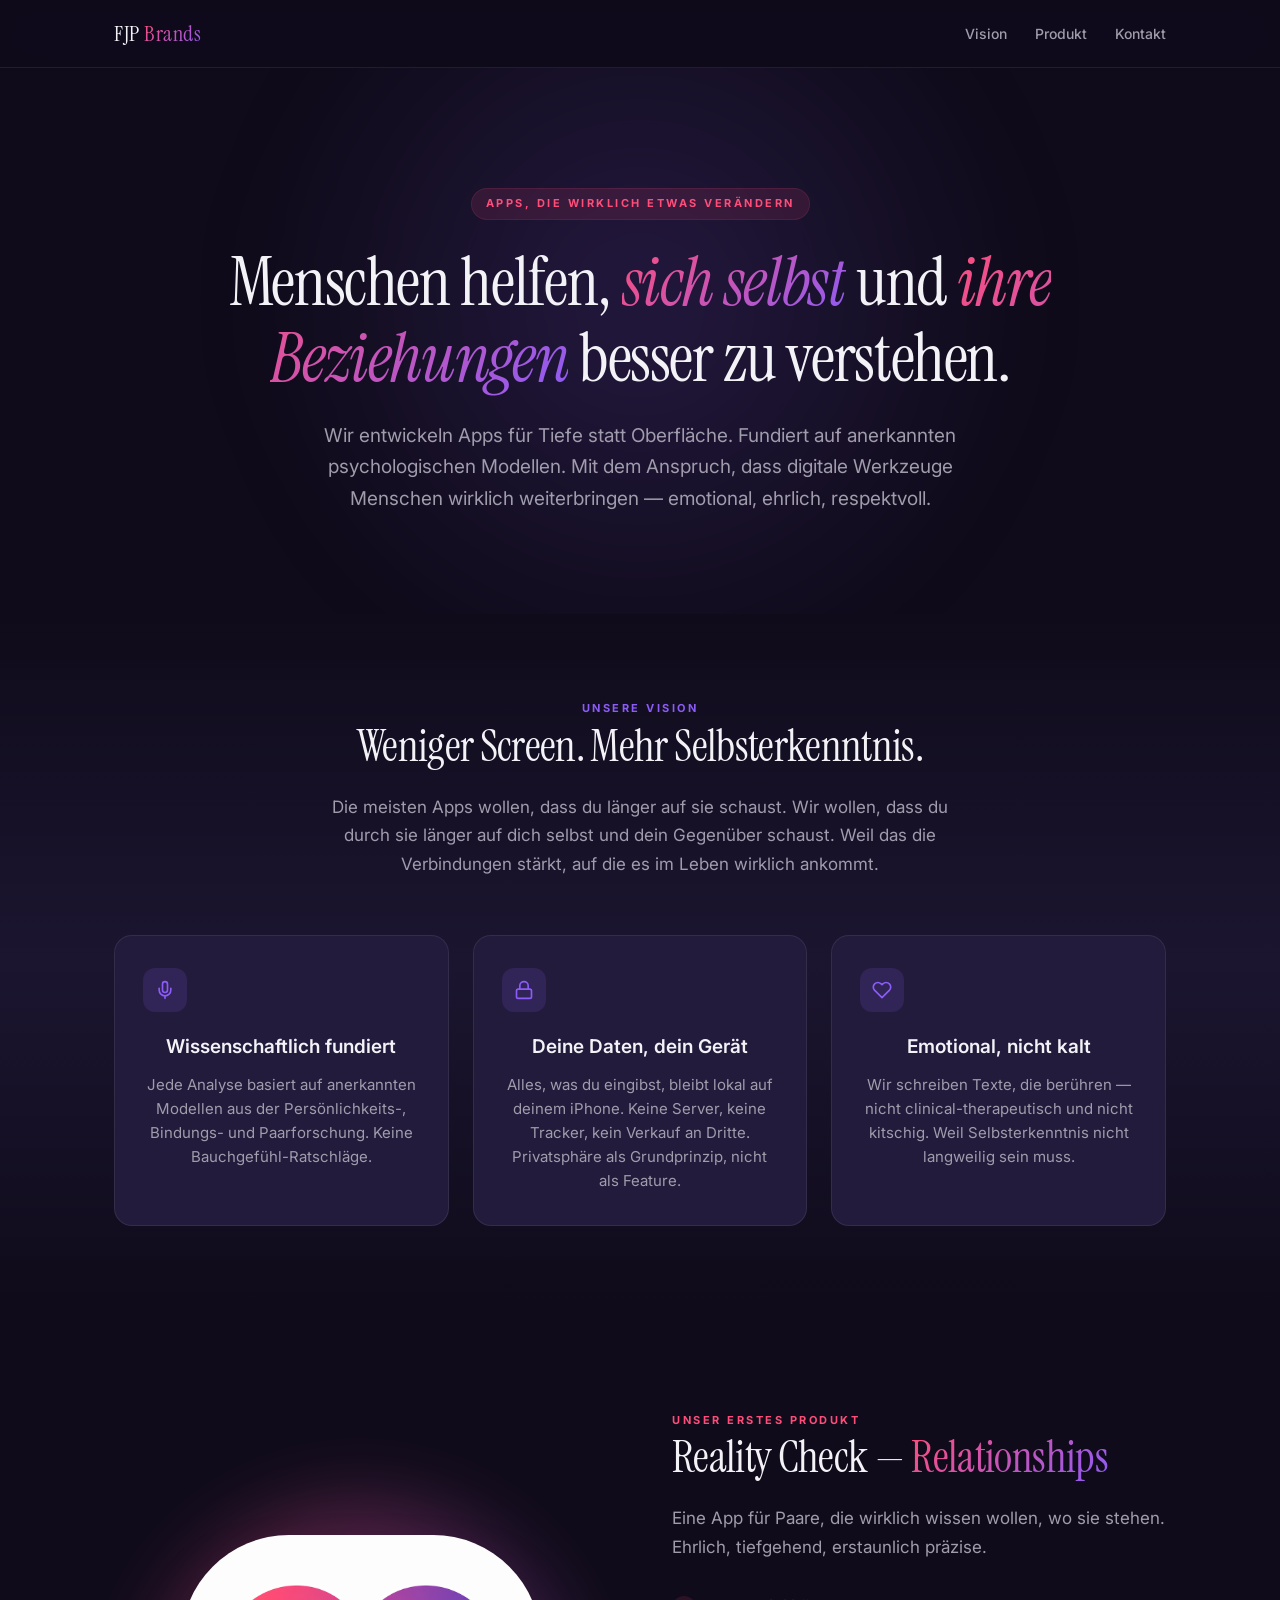
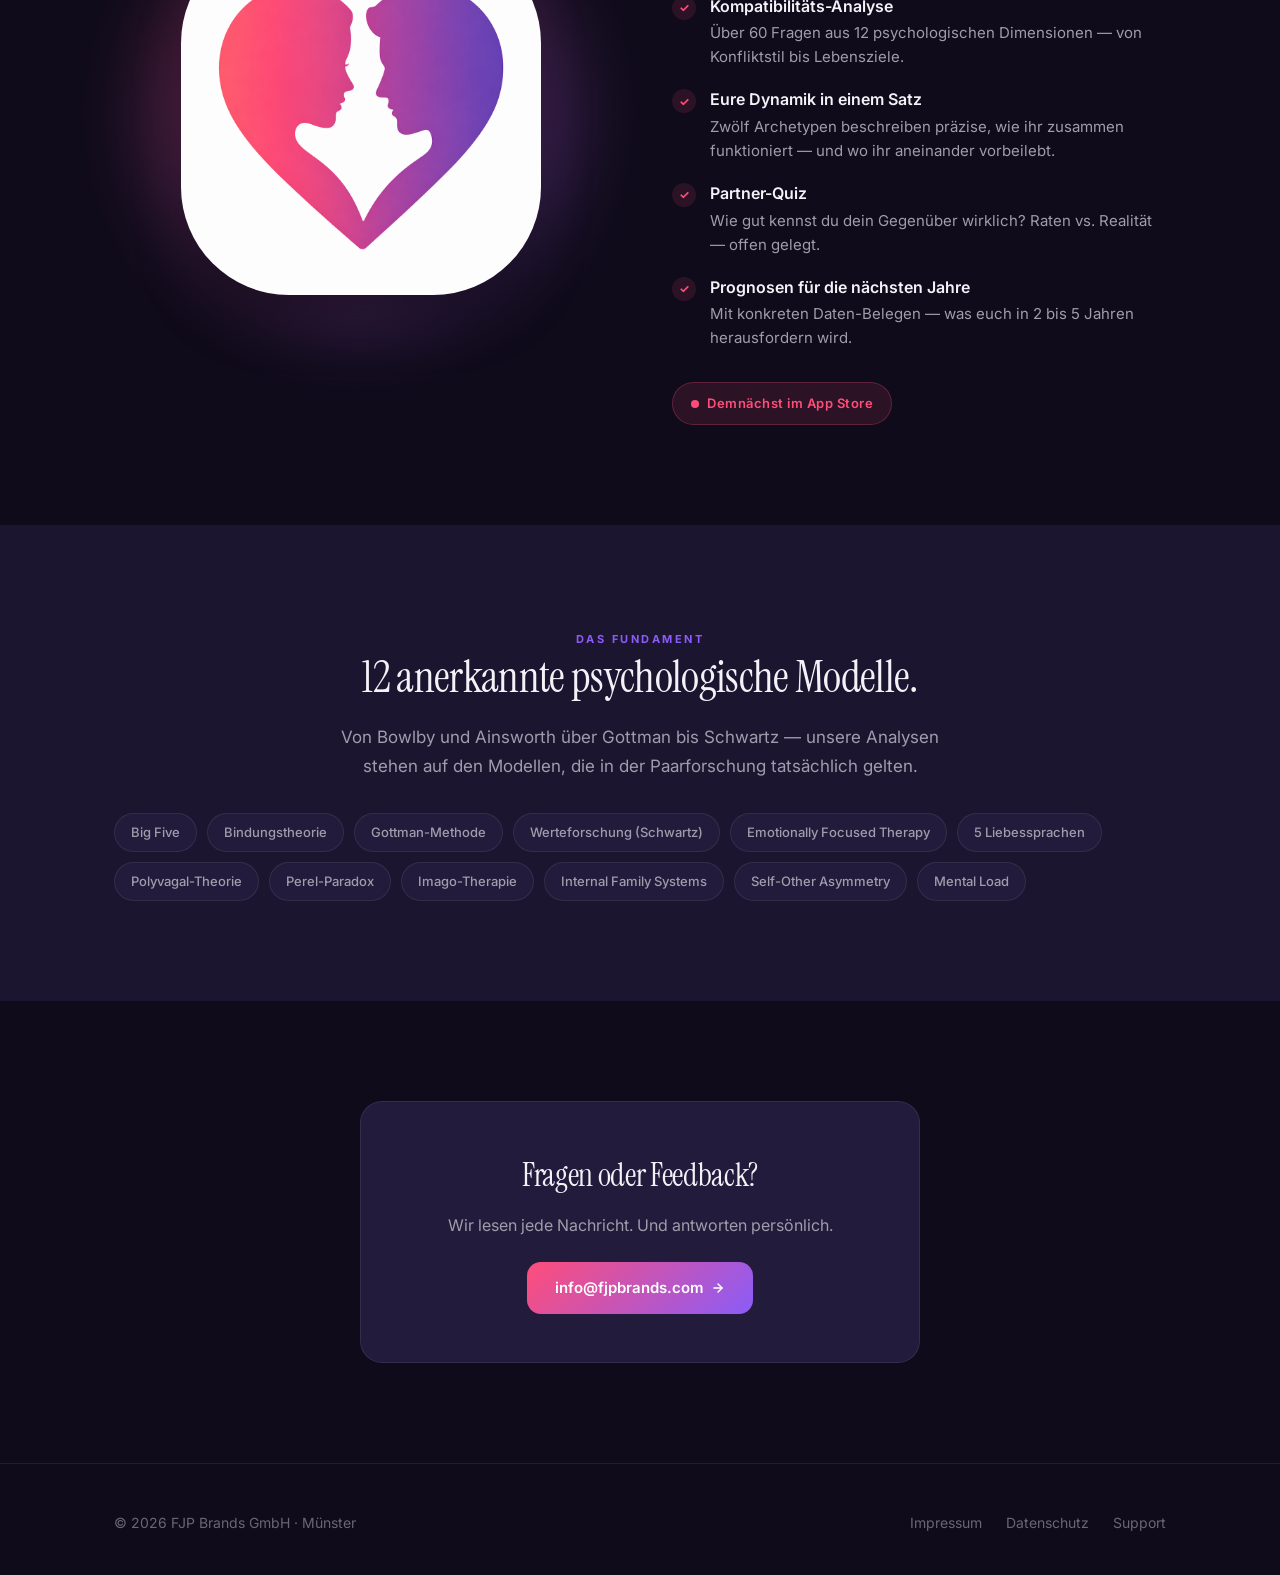
<file: index.html>
<!DOCTYPE html>
<html lang="de">
<head>
    <meta charset="UTF-8">
    <meta name="viewport" content="width=device-width, initial-scale=1.0">
    <title>FJP Brands GmbH — Apps für tiefes Selbst- und Beziehungsverständnis</title>
    <meta name="description" content="FJP Brands GmbH entwickelt Apps, die Menschen helfen, sich selbst und ihre Beziehungen besser zu verstehen — fundiert auf anerkannter Psychologie.">
    <meta name="theme-color" content="#0F0B1A">

    <!-- Open Graph -->
    <meta property="og:title" content="FJP Brands GmbH">
    <meta property="og:description" content="Apps, die Menschen helfen, sich selbst und ihre Beziehungen besser zu verstehen.">
    <meta property="og:type" content="website">
    <meta property="og:locale" content="de_DE">

    <!-- Fonts -->
    <link rel="preconnect" href="https://fonts.googleapis.com">
    <link rel="preconnect" href="https://fonts.gstatic.com" crossorigin>
    <link href="https://fonts.googleapis.com/css2?family=Instrument+Serif:ital@0;1&family=Inter:wght@400;500;600;700&display=swap" rel="stylesheet">

    <link rel="stylesheet" href="style.css">
    <link rel="icon" type="image/png" href="assets/realitycheck-icon.png">
</head>
<body>

    <nav class="nav">
        <div class="nav-inner">
            <a href="/" class="nav-brand">FJP <span class="brand-accent">Brands</span></a>
            <ul class="nav-links">
                <li><a href="#vision">Vision</a></li>
                <li><a href="#produkt">Produkt</a></li>
                <li><a href="#kontakt">Kontakt</a></li>
            </ul>
        </div>
    </nav>

    <header class="hero">
        <div class="container hero-content">
            <span class="hero-kicker">Apps, die wirklich etwas verändern</span>
            <h1>Menschen helfen, <em>sich selbst</em> und <em>ihre Beziehungen</em> besser zu verstehen.</h1>
            <p>Wir entwickeln Apps für Tiefe statt Oberfläche. Fundiert auf anerkannten psychologischen Modellen. Mit dem Anspruch, dass digitale Werkzeuge Menschen wirklich weiterbringen — emotional, ehrlich, respektvoll.</p>
        </div>
    </header>

    <section id="vision" class="vision">
        <div class="container section-centered">
            <span class="section-kicker">Unsere Vision</span>
            <h2 class="section-title">Weniger Screen. Mehr Selbsterkenntnis.</h2>
            <p class="section-intro">Die meisten Apps wollen, dass du länger auf sie schaust. Wir wollen, dass du durch sie länger auf dich selbst und dein Gegenüber schaust. Weil das die Verbindungen stärkt, auf die es im Leben wirklich ankommt.</p>

            <div class="vision-grid">
                <div class="value-card">
                    <div class="value-icon">
                        <svg width="20" height="20" viewBox="0 0 24 24" fill="none" stroke="currentColor" stroke-width="2" stroke-linecap="round" stroke-linejoin="round"><path d="M12 2a3 3 0 0 0-3 3v7a3 3 0 0 0 6 0V5a3 3 0 0 0-3-3Z"/><path d="M19 10v2a7 7 0 0 1-14 0v-2"/><line x1="12" y1="19" x2="12" y2="22"/></svg>
                    </div>
                    <h3>Wissenschaftlich fundiert</h3>
                    <p>Jede Analyse basiert auf anerkannten Modellen aus der Persönlichkeits-, Bindungs- und Paarforschung. Keine Bauchgefühl-Ratschläge.</p>
                </div>

                <div class="value-card">
                    <div class="value-icon">
                        <svg width="20" height="20" viewBox="0 0 24 24" fill="none" stroke="currentColor" stroke-width="2" stroke-linecap="round" stroke-linejoin="round"><rect x="3" y="11" width="18" height="11" rx="2" ry="2"/><path d="M7 11V7a5 5 0 0 1 10 0v4"/></svg>
                    </div>
                    <h3>Deine Daten, dein Gerät</h3>
                    <p>Alles, was du eingibst, bleibt lokal auf deinem iPhone. Keine Server, keine Tracker, kein Verkauf an Dritte. Privatsphäre als Grundprinzip, nicht als Feature.</p>
                </div>

                <div class="value-card">
                    <div class="value-icon">
                        <svg width="20" height="20" viewBox="0 0 24 24" fill="none" stroke="currentColor" stroke-width="2" stroke-linecap="round" stroke-linejoin="round"><path d="M20.84 4.61a5.5 5.5 0 0 0-7.78 0L12 5.67l-1.06-1.06a5.5 5.5 0 0 0-7.78 7.78l1.06 1.06L12 21.23l7.78-7.78 1.06-1.06a5.5 5.5 0 0 0 0-7.78z"/></svg>
                    </div>
                    <h3>Emotional, nicht kalt</h3>
                    <p>Wir schreiben Texte, die berühren — nicht clinical-therapeutisch und nicht kitschig. Weil Selbsterkenntnis nicht langweilig sein muss.</p>
                </div>
            </div>
        </div>
    </section>

    <section id="produkt" class="product">
        <div class="container">
            <div class="product-inner">
                <div class="product-visual">
                    <img src="assets/realitycheck-icon.png" alt="Reality Check App Icon" width="360" height="360">
                </div>
                <div class="product-copy">
                    <span class="section-kicker">Unser erstes Produkt</span>
                    <h2 class="section-title">Reality Check — <span class="text-gradient">Relationships</span></h2>
                    <p class="section-intro">Eine App für Paare, die wirklich wissen wollen, wo sie stehen. Ehrlich, tiefgehend, erstaunlich präzise.</p>

                    <ul class="product-features">
                        <li>
                            <span class="check">✓</span>
                            <span>
                                <strong>Kompatibilitäts-Analyse</strong>
                                Über 60 Fragen aus 12 psychologischen Dimensionen — von Konfliktstil bis Lebensziele.
                            </span>
                        </li>
                        <li>
                            <span class="check">✓</span>
                            <span>
                                <strong>Eure Dynamik in einem Satz</strong>
                                Zwölf Archetypen beschreiben präzise, wie ihr zusammen funktioniert — und wo ihr aneinander vorbeilebt.
                            </span>
                        </li>
                        <li>
                            <span class="check">✓</span>
                            <span>
                                <strong>Partner-Quiz</strong>
                                Wie gut kennst du dein Gegenüber wirklich? Raten vs. Realität — offen gelegt.
                            </span>
                        </li>
                        <li>
                            <span class="check">✓</span>
                            <span>
                                <strong>Prognosen für die nächsten Jahre</strong>
                                Mit konkreten Daten-Belegen — was euch in 2 bis 5 Jahren herausfordern wird.
                            </span>
                        </li>
                    </ul>

                    <span class="product-badge">Demnächst im App Store</span>
                </div>
            </div>
        </div>
    </section>

    <section class="science">
        <div class="container section-centered">
            <span class="section-kicker">Das Fundament</span>
            <h2 class="section-title">12 anerkannte psychologische Modelle.</h2>
            <p class="section-intro">Von Bowlby und Ainsworth über Gottman bis Schwartz — unsere Analysen stehen auf den Modellen, die in der Paarforschung tatsächlich gelten.</p>

            <div class="science-pills">
                <span class="science-pill">Big Five</span>
                <span class="science-pill">Bindungstheorie</span>
                <span class="science-pill">Gottman-Methode</span>
                <span class="science-pill">Werteforschung (Schwartz)</span>
                <span class="science-pill">Emotionally Focused Therapy</span>
                <span class="science-pill">5 Liebessprachen</span>
                <span class="science-pill">Polyvagal-Theorie</span>
                <span class="science-pill">Perel-Paradox</span>
                <span class="science-pill">Imago-Therapie</span>
                <span class="science-pill">Internal Family Systems</span>
                <span class="science-pill">Self-Other Asymmetry</span>
                <span class="science-pill">Mental Load</span>
            </div>
        </div>
    </section>

    <section id="kontakt" class="contact">
        <div class="container">
            <div class="contact-box">
                <h2>Fragen oder Feedback?</h2>
                <p>Wir lesen jede Nachricht. Und antworten persönlich.</p>
                <a href="mailto:info@fjpbrands.com" class="contact-link">
                    info@fjpbrands.com
                    <svg width="14" height="14" viewBox="0 0 24 24" fill="none" stroke="currentColor" stroke-width="2.5" stroke-linecap="round" stroke-linejoin="round"><line x1="5" y1="12" x2="19" y2="12"/><polyline points="12 5 19 12 12 19"/></svg>
                </a>
            </div>
        </div>
    </section>

    <footer class="footer">
        <div class="container footer-inner">
            <div>&copy; <span id="year">2026</span> FJP Brands GmbH · Münster</div>
            <ul class="footer-links">
                <li><a href="impressum.html">Impressum</a></li>
                <li><a href="privacy.html">Datenschutz</a></li>
                <li><a href="support.html">Support</a></li>
            </ul>
        </div>
    </footer>

    <script>
        document.getElementById('year').textContent = new Date().getFullYear();
    </script>

</body>
</html>
</file>
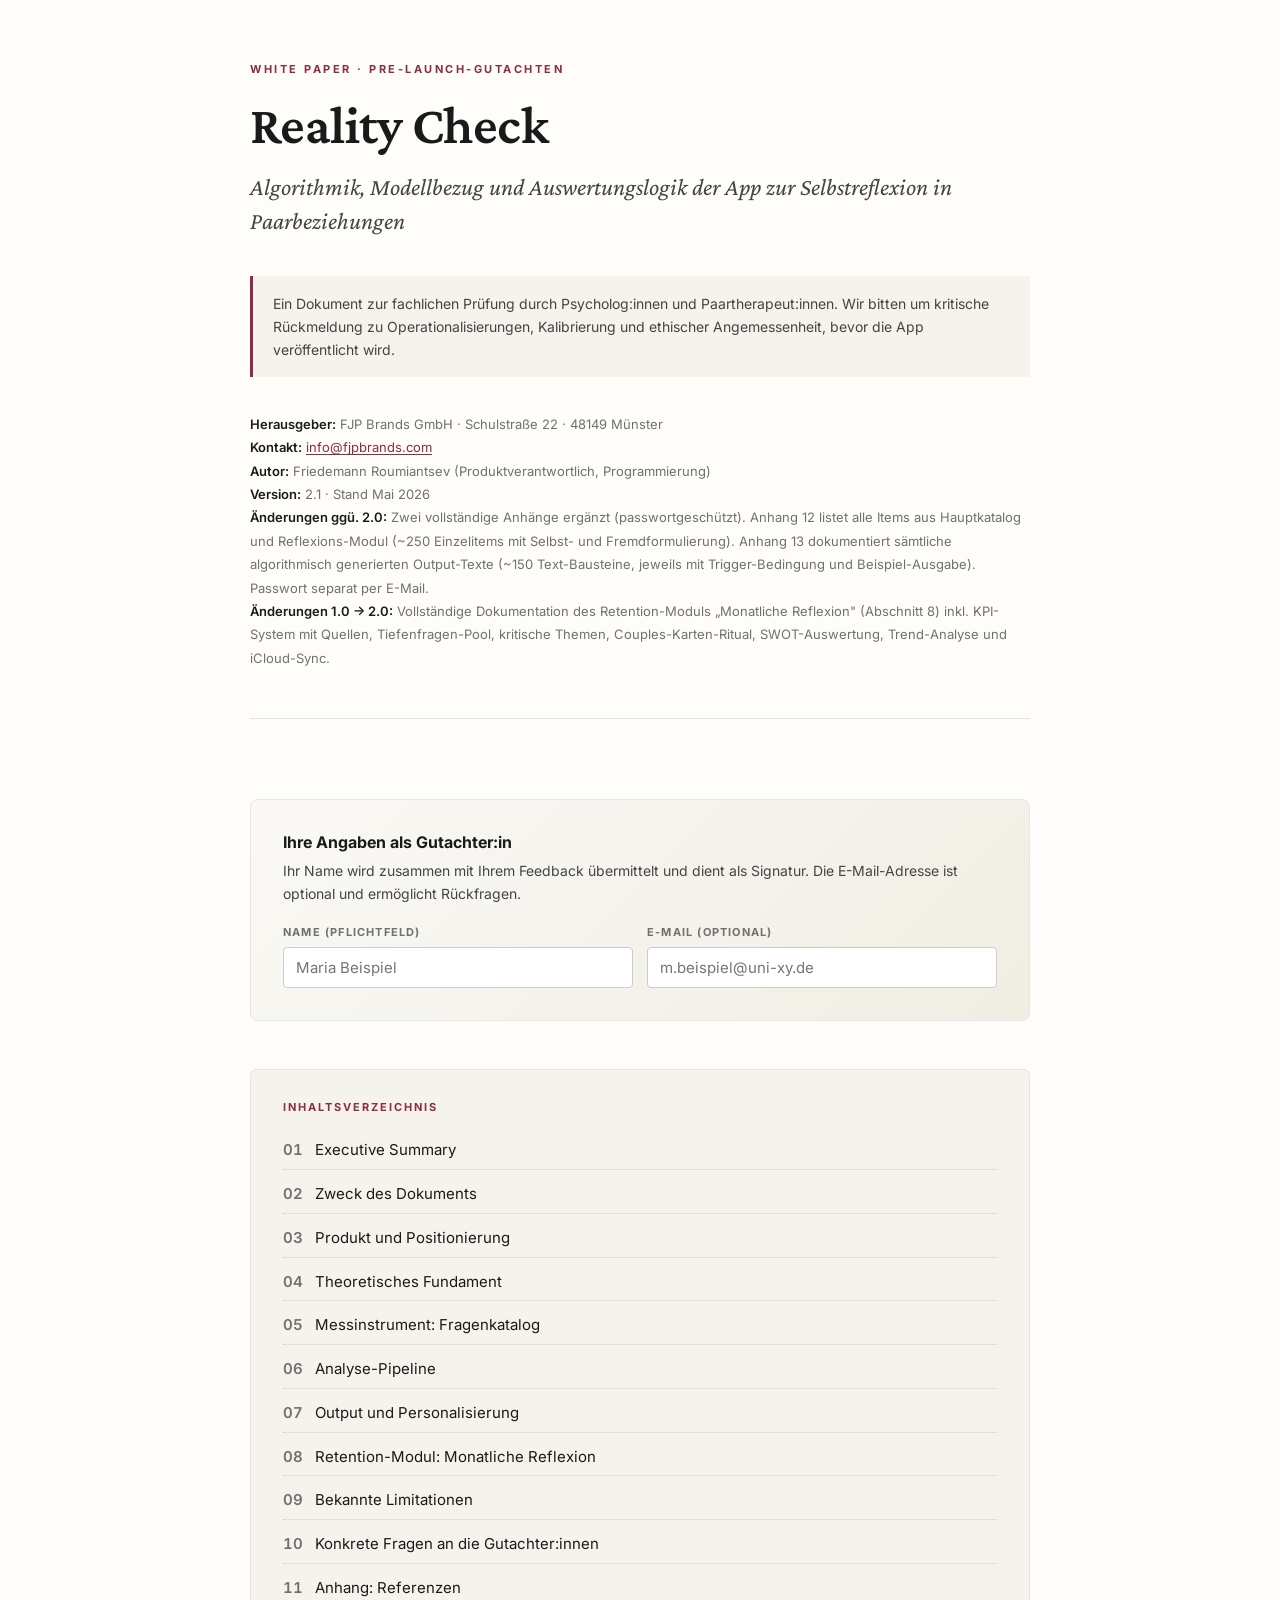
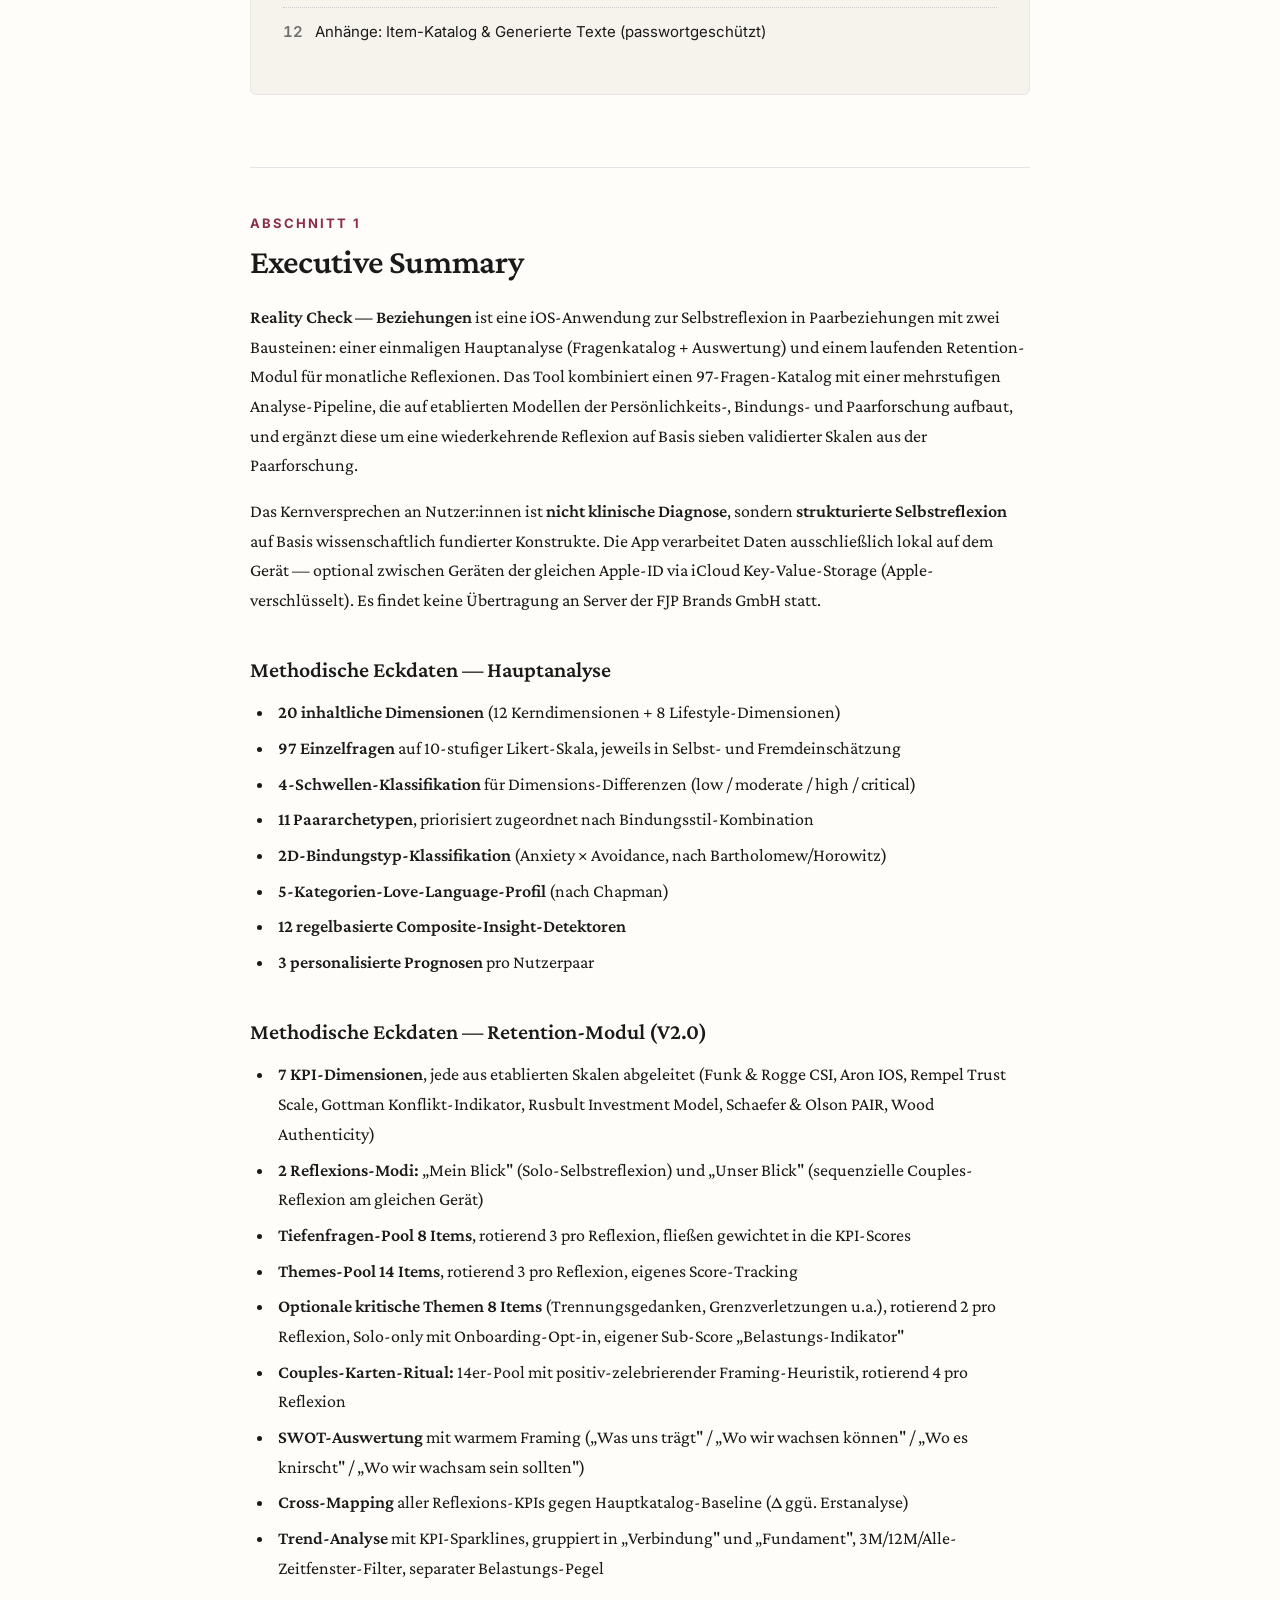
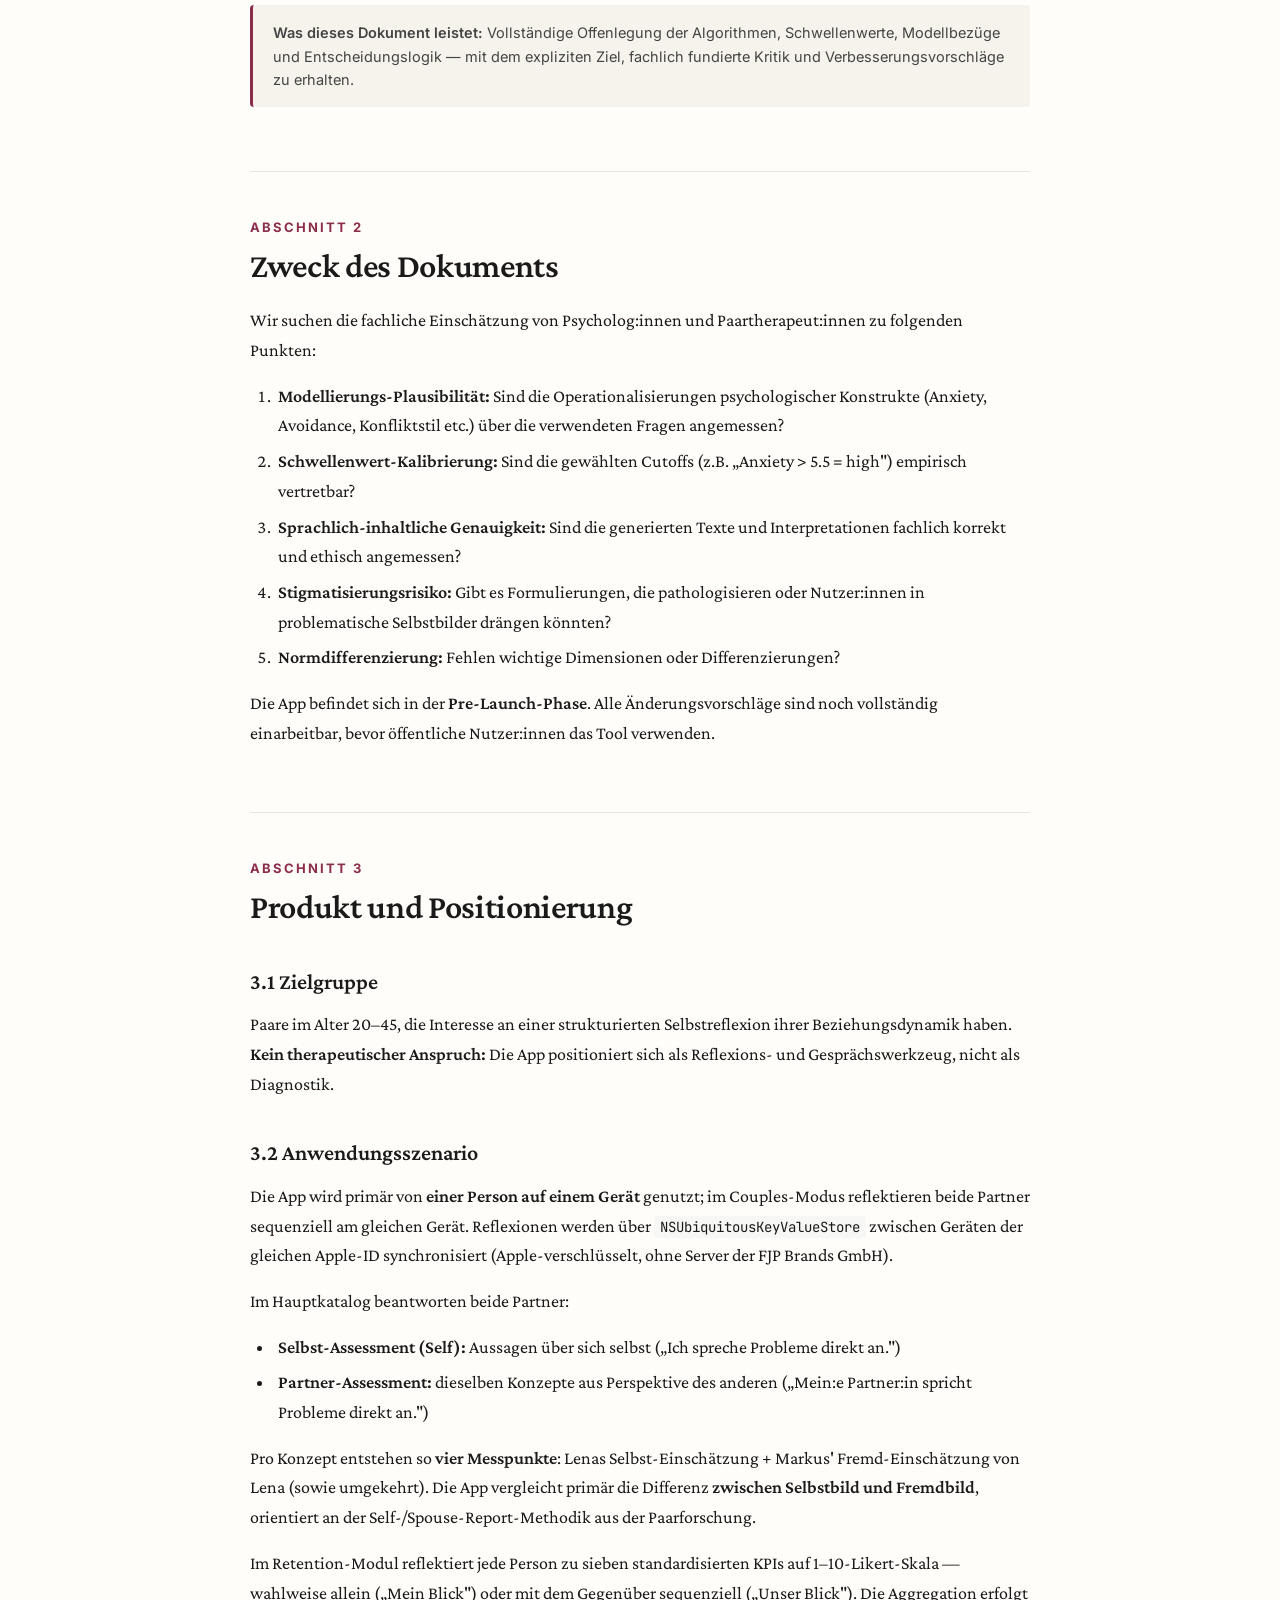
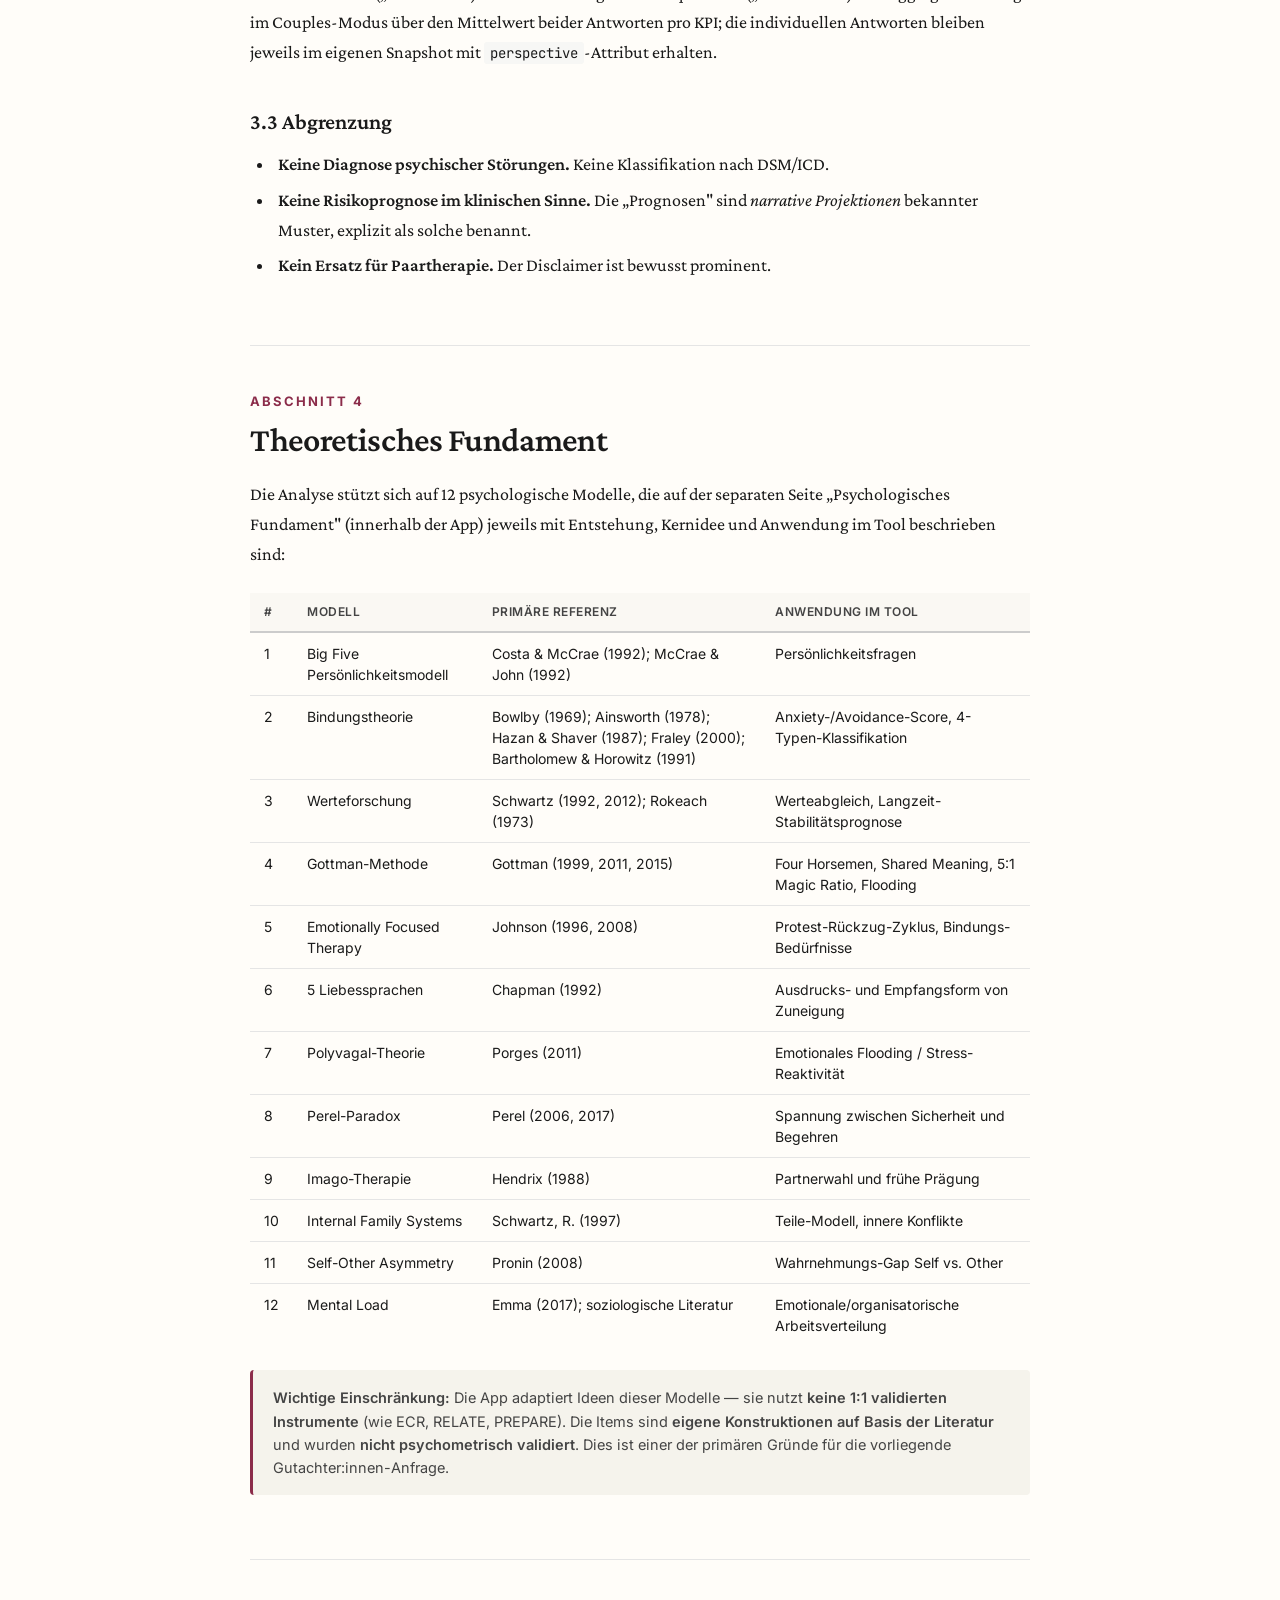
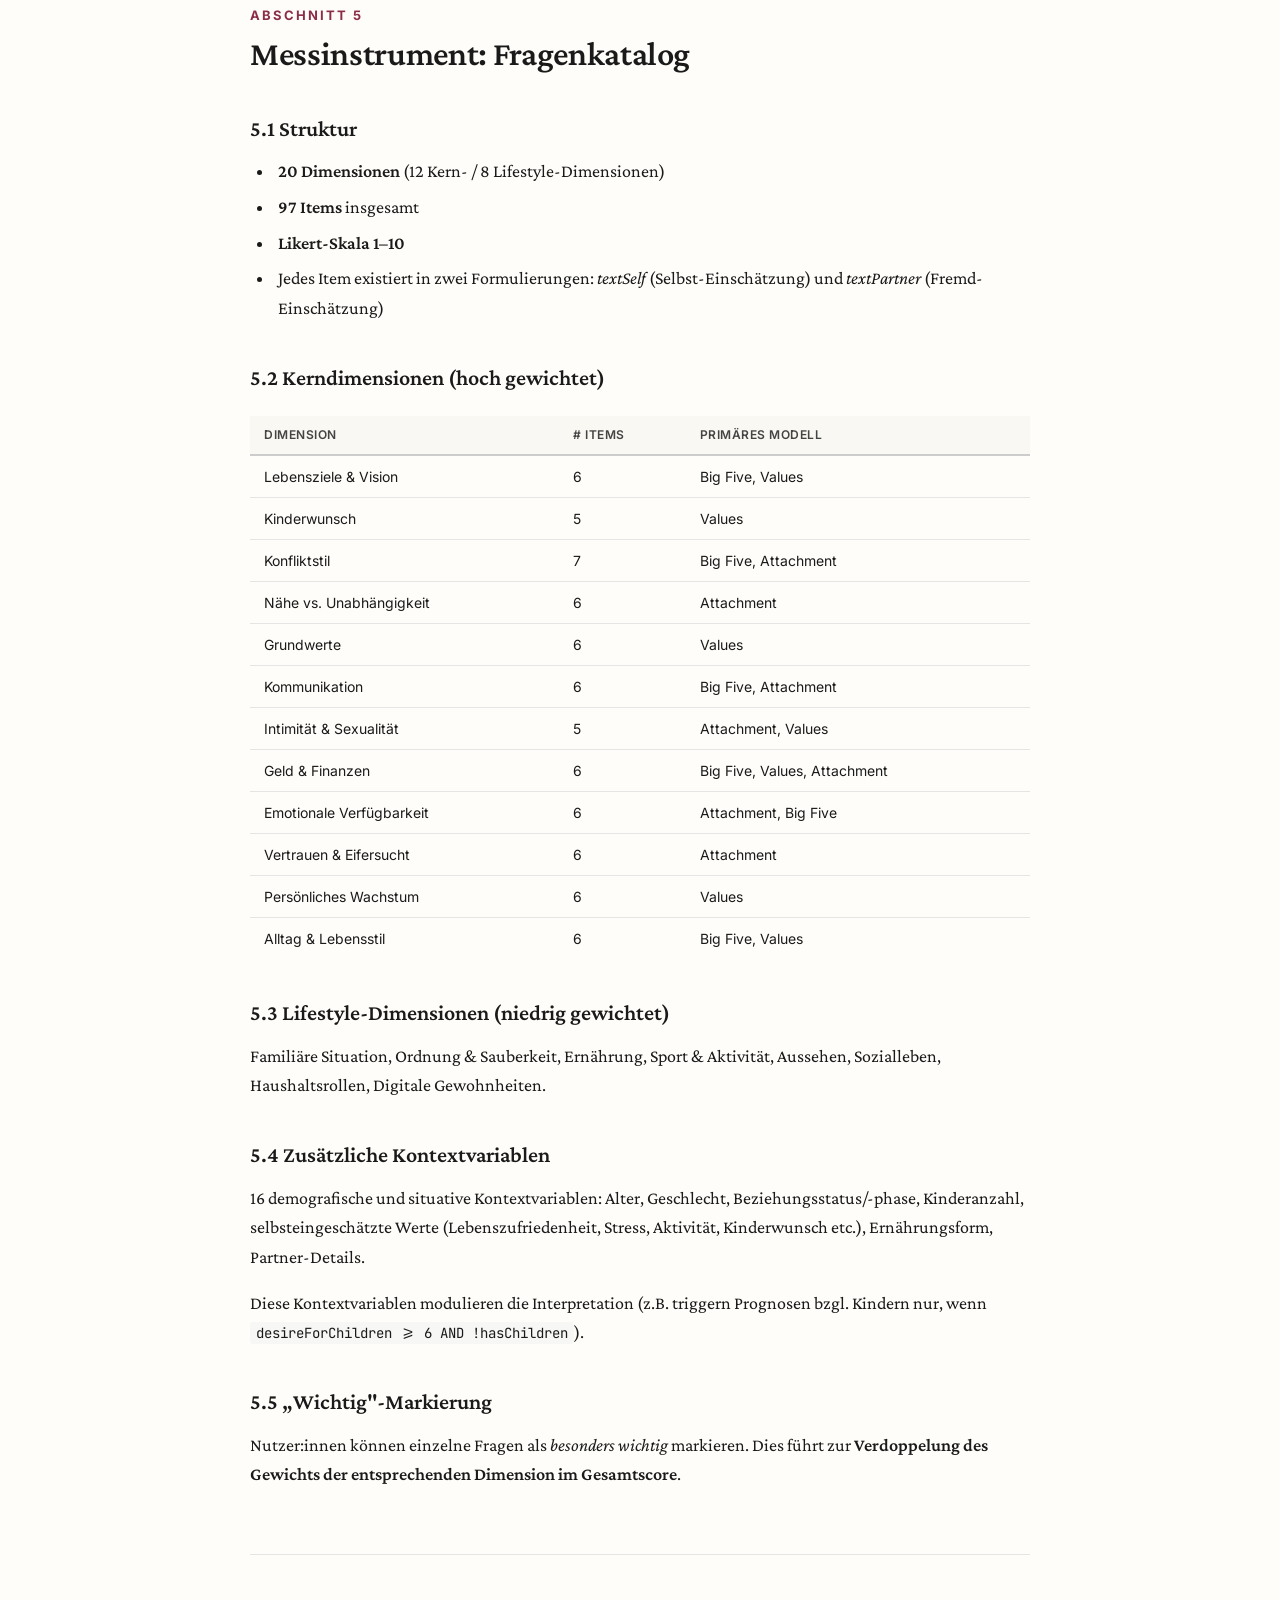
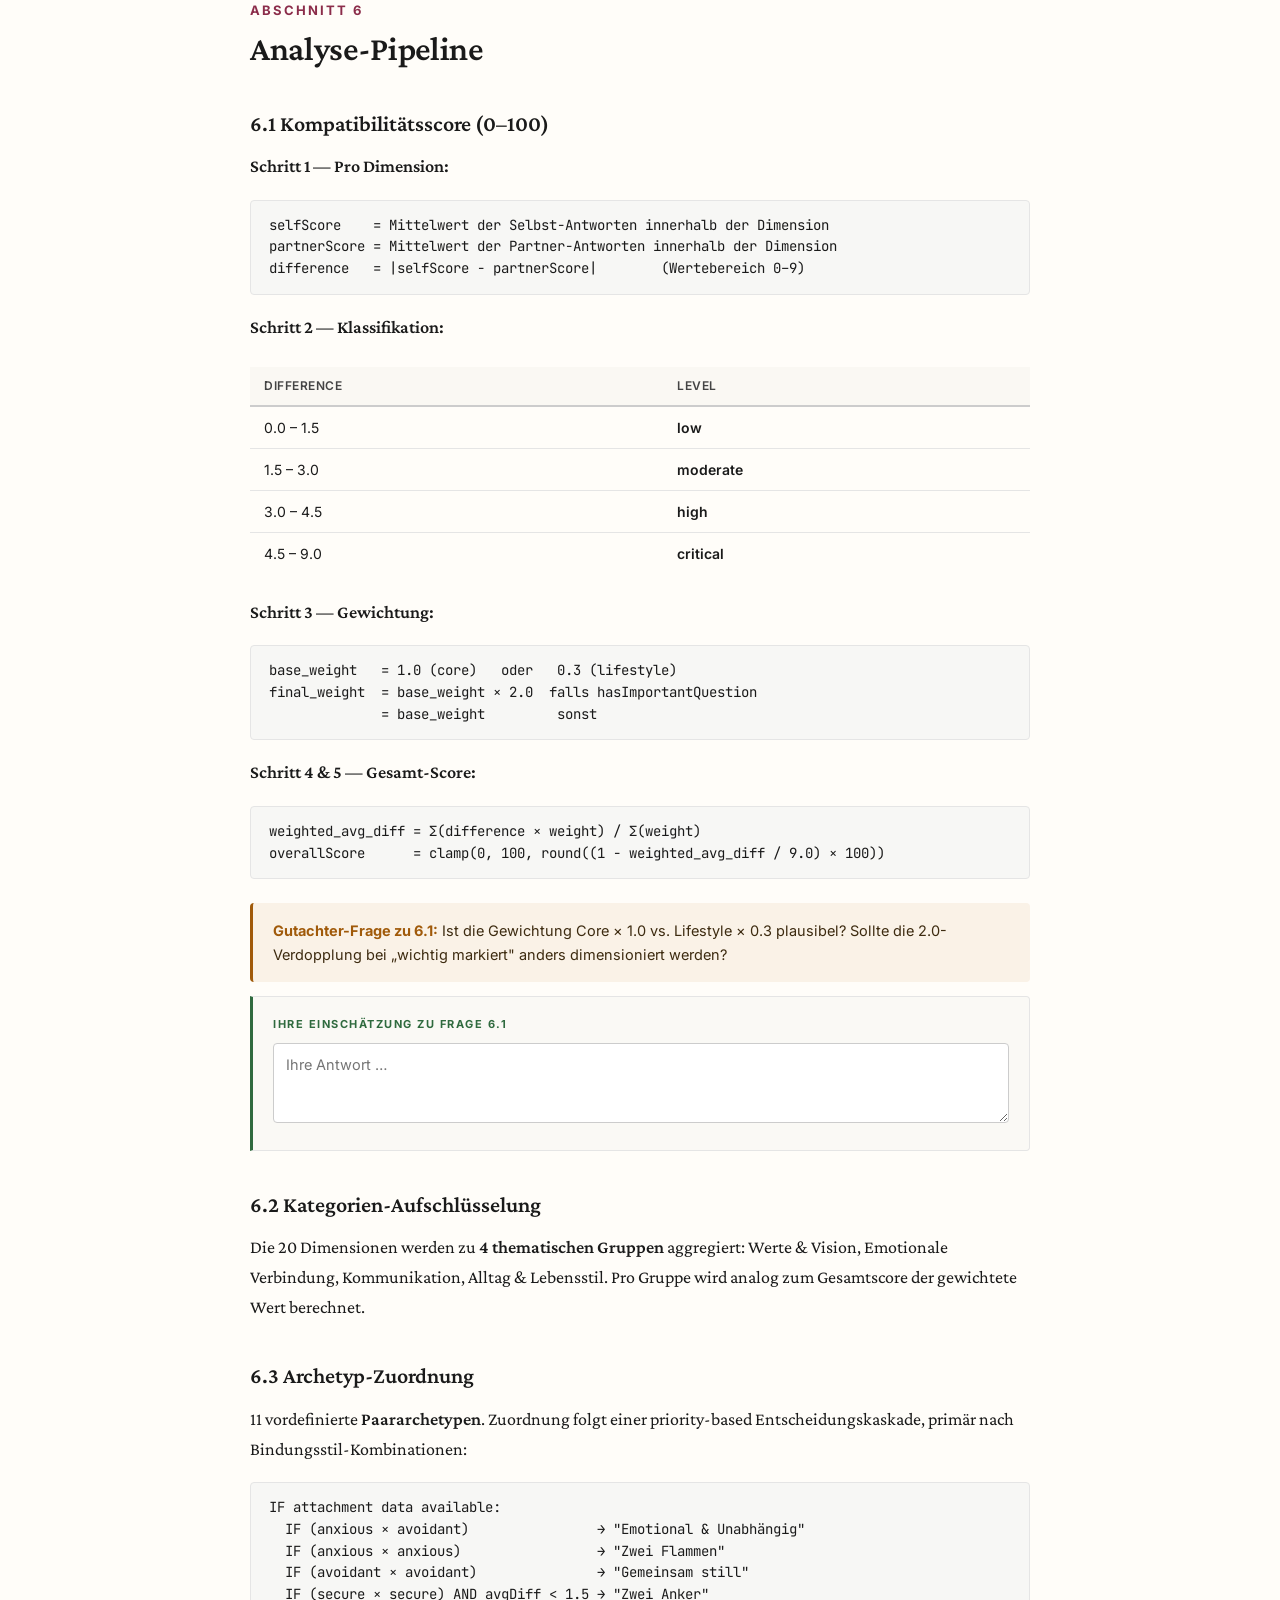
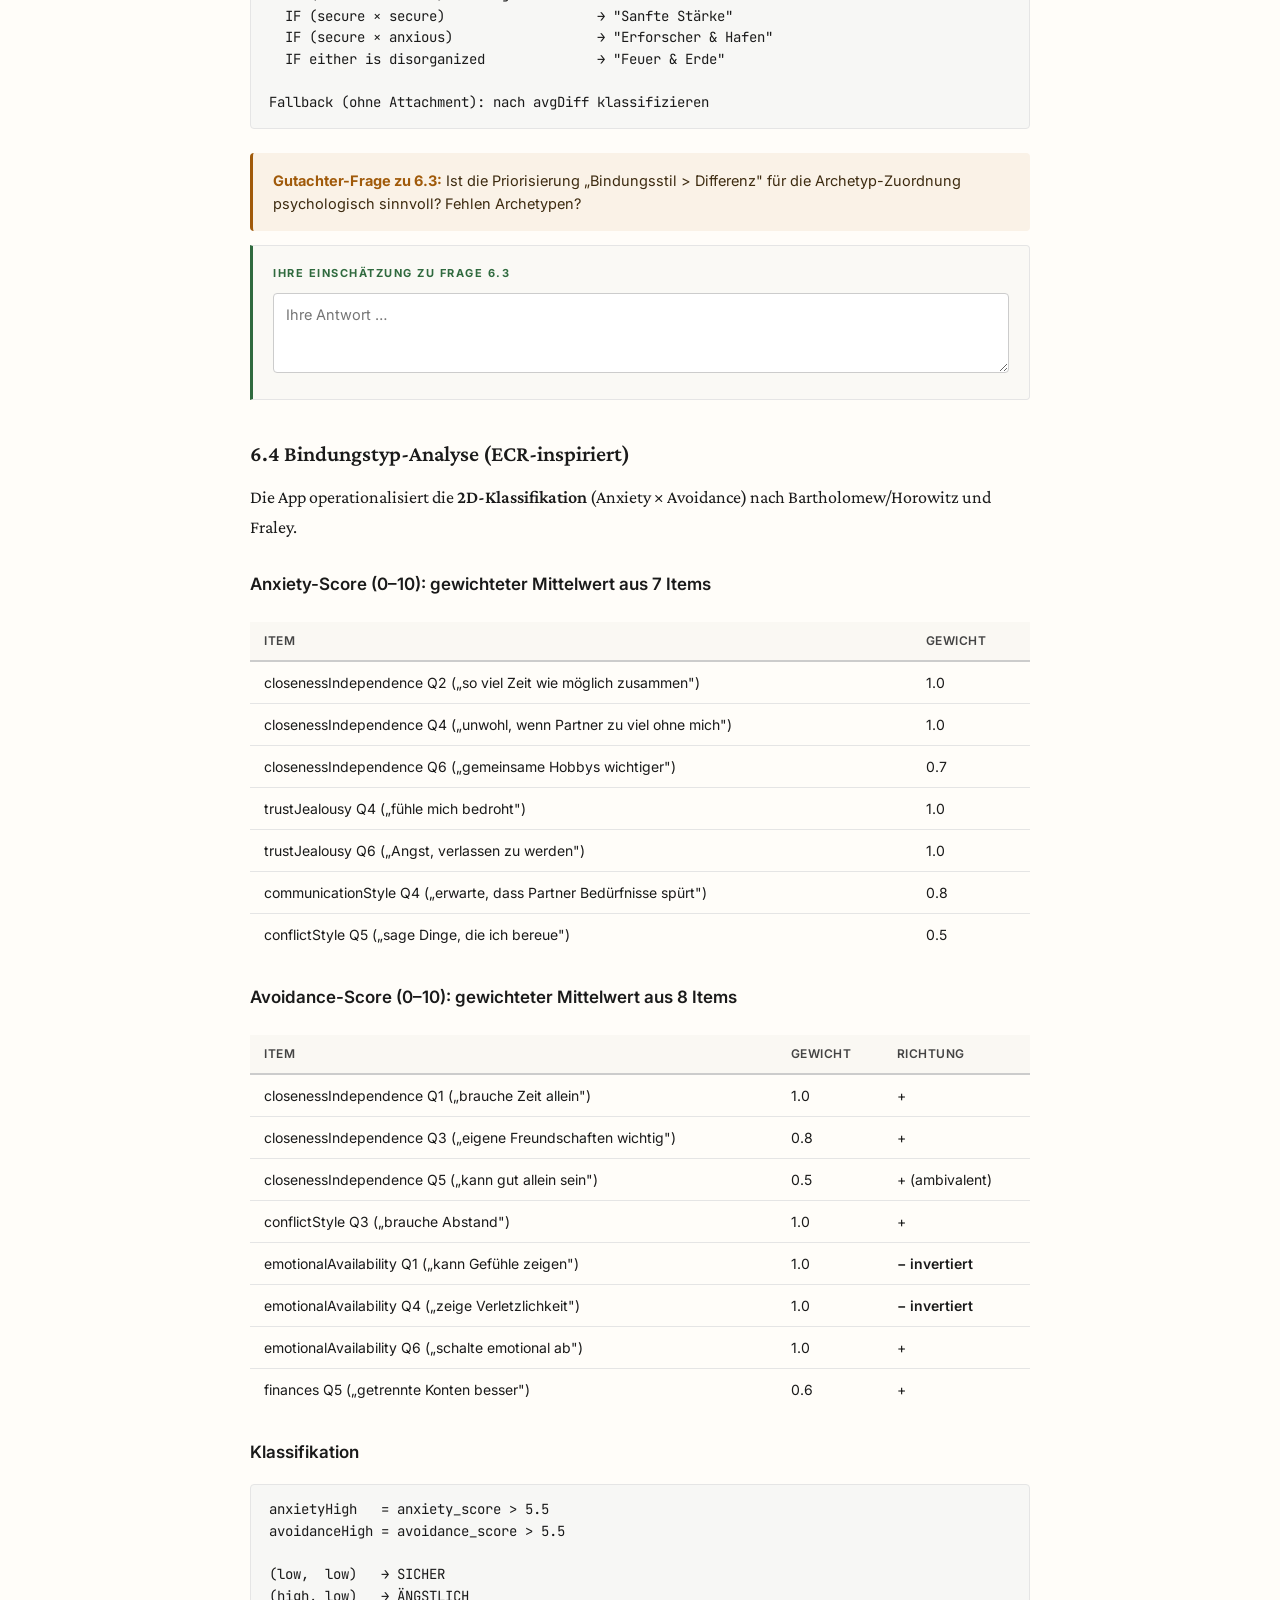
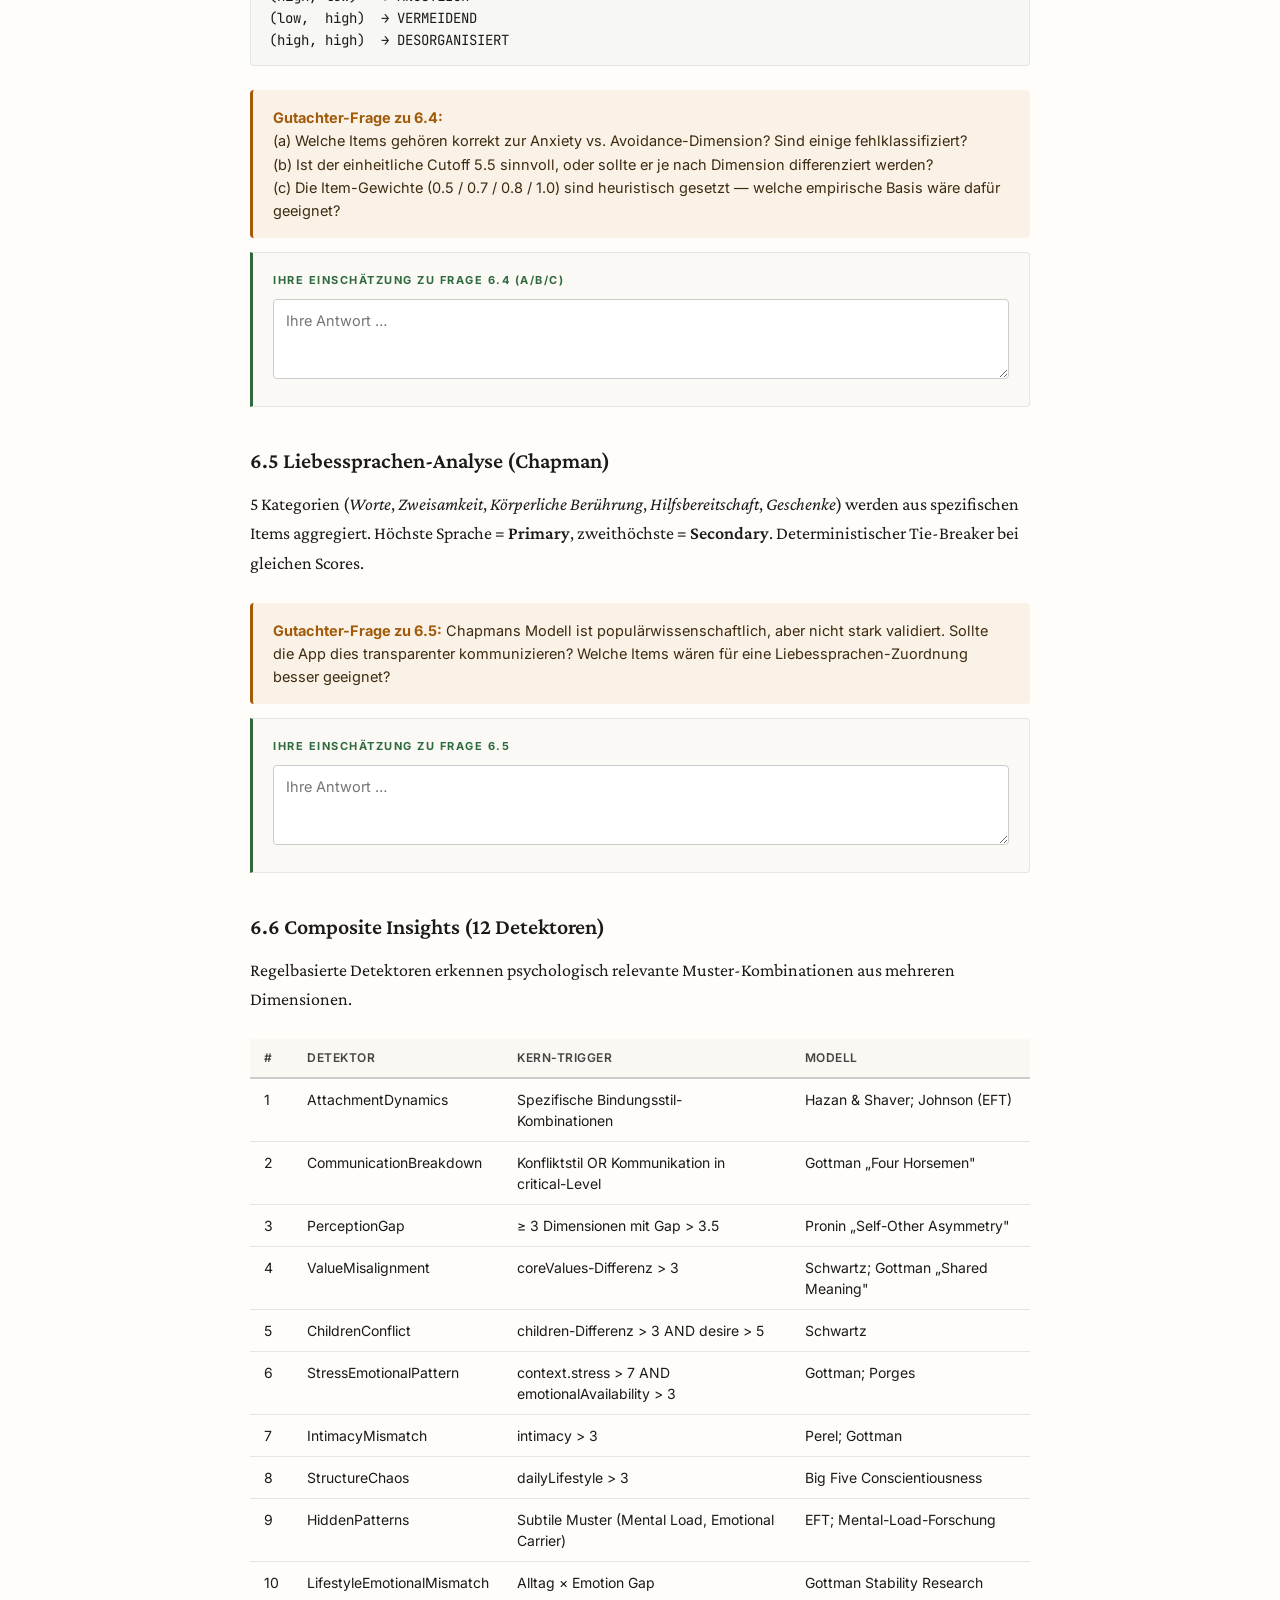
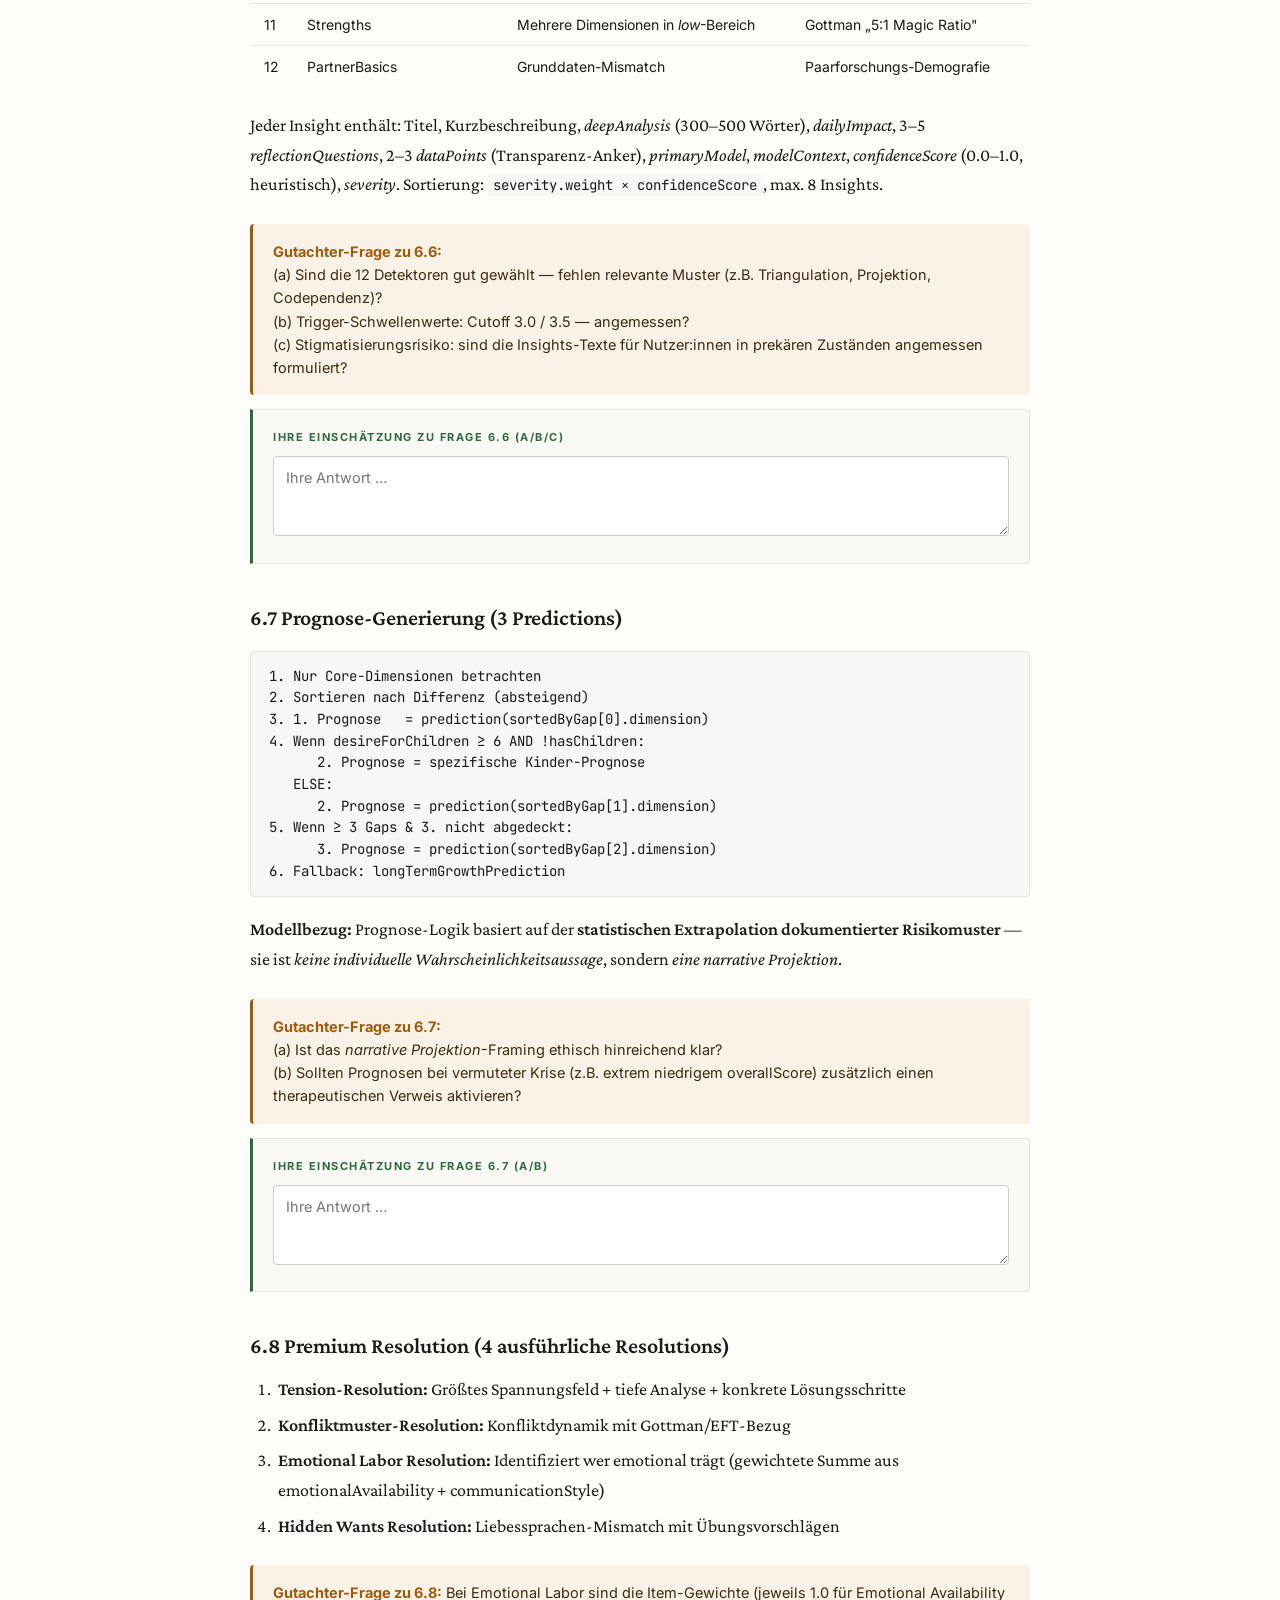
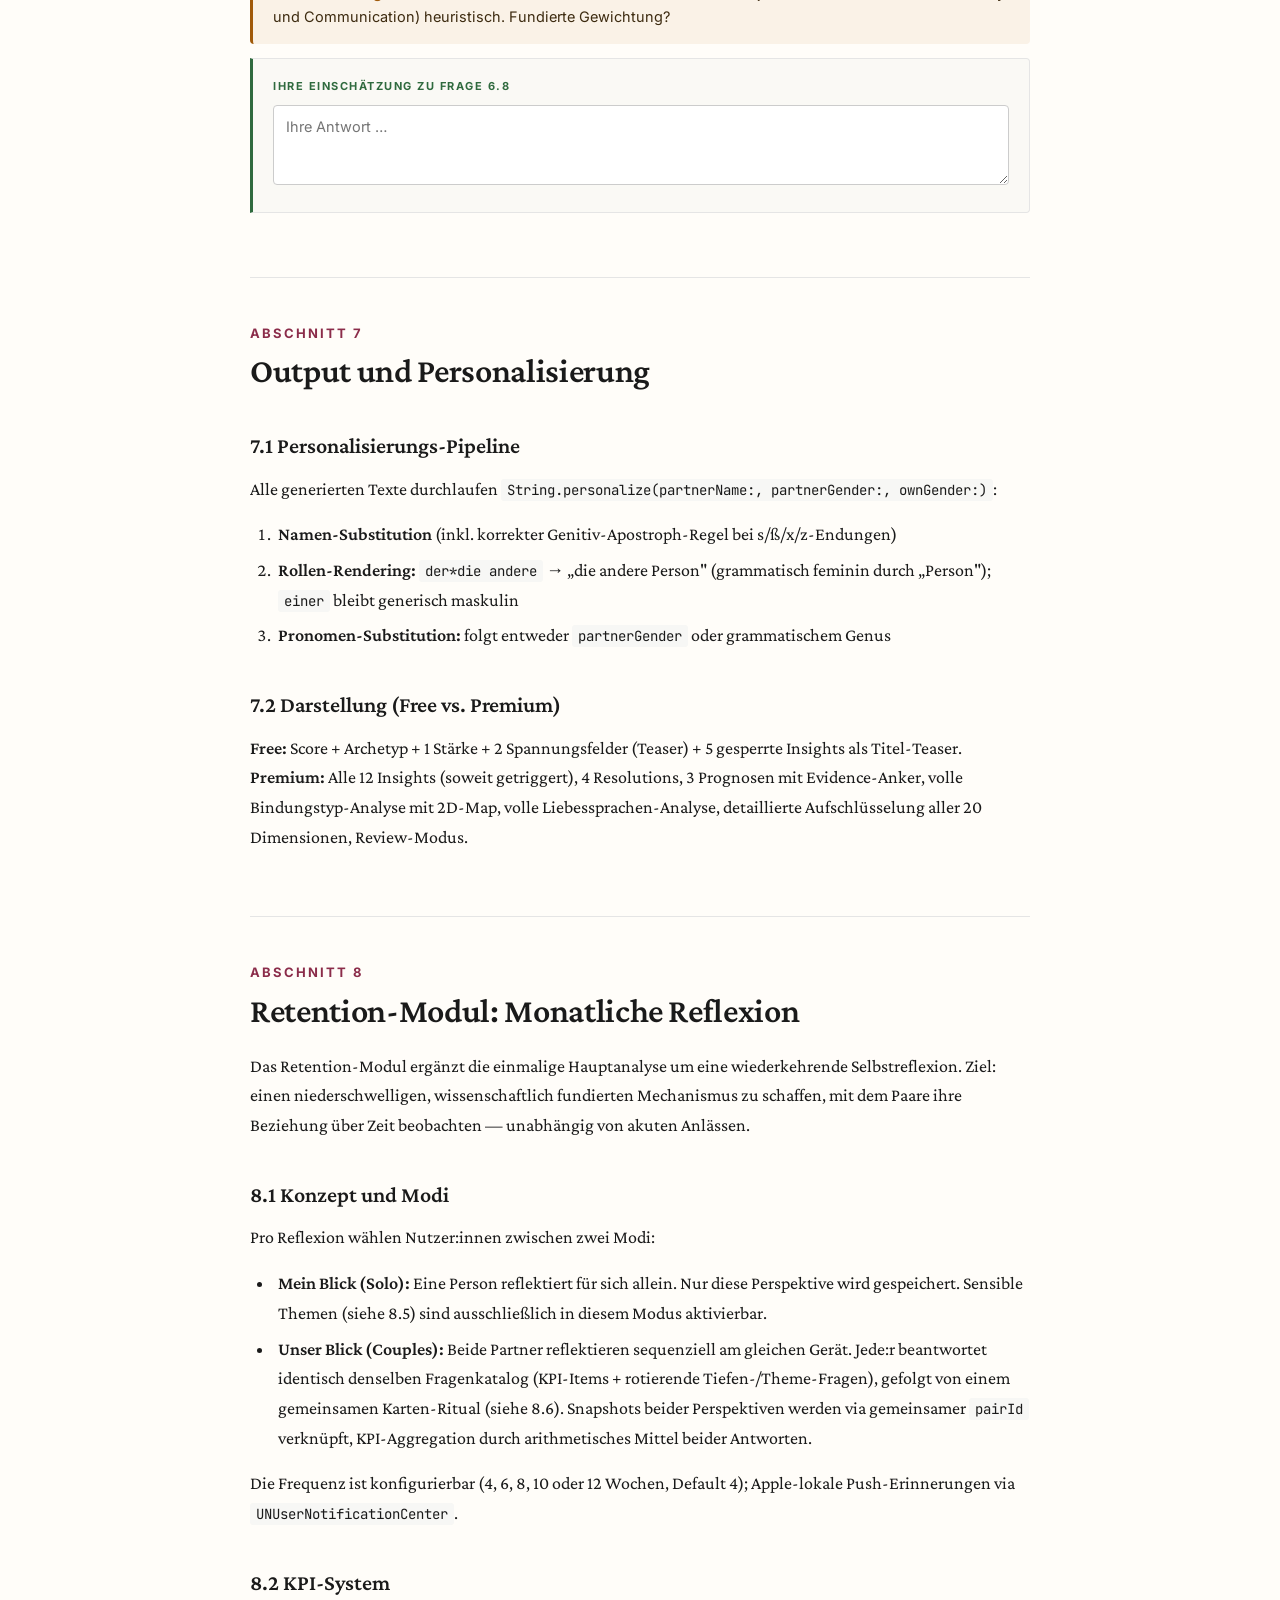
<file: whitepaper/index.html>
<!DOCTYPE html>
<html lang="de">
<head>
    <meta charset="UTF-8">
    <meta name="viewport" content="width=device-width, initial-scale=1.0">
    <title>Reality Check — White Paper zur fachlichen Prüfung</title>
    <meta name="description" content="White Paper zur Algorithmik, Modellbezug und Auswertungslogik der App Reality Check — Beziehungen.">
    <meta name="robots" content="noindex, nofollow">

    <link rel="preconnect" href="https://fonts.googleapis.com">
    <link rel="preconnect" href="https://fonts.gstatic.com" crossorigin>
    <link href="https://fonts.googleapis.com/css2?family=Crimson+Pro:ital,wght@0,400;0,500;0,600;0,700;1,400&family=Inter:wght@400;500;600;700&family=JetBrains+Mono:wght@400;500&display=swap" rel="stylesheet">

    <style>
        :root {
            --text: #1A1A1A;
            --text-secondary: #444;
            --text-muted: #707070;
            --border: #E5E5E5;
            --border-strong: #CCC;
            --accent: #8B2C4A;
            --accent-soft: #F7EFF2;
            --highlight: #F5F3EC;
            --warning: #A05A0A;
            --warning-soft: #FAF2E7;
            --success: #2F6A3E;
            --success-soft: #EAF3EC;
            --code-bg: #F7F7F5;
            --serif: "Crimson Pro", "Georgia", ui-serif, serif;
            --sans: "Inter", -apple-system, BlinkMacSystemFont, "Segoe UI", sans-serif;
            --mono: "JetBrains Mono", "Menlo", "Consolas", monospace;
            --max-width: 780px;
        }

        * { margin: 0; padding: 0; box-sizing: border-box; }

        html { scroll-behavior: smooth; }

        body {
            font-family: var(--serif);
            font-size: 18px;
            line-height: 1.65;
            color: var(--text);
            background: #FFFDF9;
            padding: 60px 24px 120px;
            -webkit-font-smoothing: antialiased;
            -moz-osx-font-smoothing: grayscale;
        }

        .container {
            max-width: var(--max-width);
            margin: 0 auto;
        }

        /* === Cover === */
        .cover { margin-bottom: 80px; padding-bottom: 48px; border-bottom: 1px solid var(--border); }
        .cover-kicker { font-family: var(--sans); font-size: 11px; font-weight: 700; letter-spacing: 2.5px; text-transform: uppercase; color: var(--accent); margin-bottom: 18px; }
        .cover h1 { font-size: 54px; line-height: 1.08; font-weight: 600; letter-spacing: -0.01em; margin-bottom: 16px; }
        .cover-subtitle { font-size: 24px; font-style: italic; color: var(--text-secondary); margin-bottom: 38px; line-height: 1.4; }
        .cover-intent { font-family: var(--sans); font-size: 14px; color: var(--text-secondary); background: var(--highlight); padding: 16px 20px; border-left: 3px solid var(--accent); margin-bottom: 36px; }
        .cover-meta { font-family: var(--sans); font-size: 13px; color: var(--text-muted); line-height: 1.8; }
        .cover-meta strong { color: var(--text); }

        /* === Typography === */
        h2 { font-size: 34px; line-height: 1.2; font-weight: 600; letter-spacing: -0.01em; margin: 64px 0 20px; padding-top: 48px; border-top: 1px solid var(--border); }
        h2::before { content: attr(data-num); font-size: 13px; font-family: var(--sans); font-weight: 700; letter-spacing: 2px; color: var(--accent); display: block; margin-bottom: 10px; text-transform: uppercase; }
        h3 { font-size: 22px; line-height: 1.3; font-weight: 600; margin: 40px 0 14px; }
        h4 { font-size: 17px; font-weight: 600; margin: 28px 0 10px; font-family: var(--sans); }
        p { margin-bottom: 16px; }
        a { color: var(--accent); text-decoration: underline; text-underline-offset: 2px; text-decoration-thickness: 1px; }
        strong { font-weight: 600; }
        em { font-style: italic; }
        ul, ol { padding-left: 24px; margin-bottom: 16px; }
        li { margin-bottom: 6px; padding-left: 4px; }

        /* === TOC === */
        .toc { background: var(--highlight); border: 1px solid var(--border); border-radius: 6px; padding: 28px 32px; margin-bottom: 72px; font-family: var(--sans); }
        .toc-title { font-size: 11px; font-weight: 700; letter-spacing: 2px; color: var(--accent); text-transform: uppercase; margin-bottom: 16px; }
        .toc ol { list-style: none; padding: 0; counter-reset: toc; }
        .toc li { counter-increment: toc; padding: 6px 0; border-bottom: 1px dotted var(--border-strong); font-size: 15px; }
        .toc li:last-child { border-bottom: none; }
        .toc li::before { content: counter(toc, decimal-leading-zero); color: var(--text-muted); font-weight: 600; margin-right: 12px; font-variant-numeric: tabular-nums; }
        .toc a { text-decoration: none; color: var(--text); }
        .toc a:hover { color: var(--accent); }

        /* === Tables === */
        .table-wrap { margin: 24px 0; overflow-x: auto; }
        table { width: 100%; border-collapse: collapse; font-family: var(--sans); font-size: 14px; line-height: 1.5; }
        th { font-weight: 600; text-align: left; padding: 10px 14px; background: #FAF8F3; border-bottom: 2px solid var(--border-strong); font-size: 12px; letter-spacing: 0.5px; text-transform: uppercase; color: var(--text-secondary); }
        td { padding: 10px 14px; border-bottom: 1px solid var(--border); vertical-align: top; }
        tr:last-child td { border-bottom: none; }

        /* === Code === */
        pre { background: var(--code-bg); border: 1px solid var(--border); border-radius: 4px; padding: 14px 18px; font-family: var(--mono); font-size: 13px; line-height: 1.55; margin: 18px 0; overflow-x: auto; color: var(--text); }
        code { font-family: var(--mono); font-size: 14px; background: var(--code-bg); padding: 2px 6px; border-radius: 3px; color: var(--text); }
        pre code { background: transparent; padding: 0; }

        /* === Callouts === */
        .callout { font-family: var(--sans); font-size: 14.5px; line-height: 1.6; padding: 16px 20px; border-radius: 4px; margin: 22px 0; }
        .callout-question { background: var(--warning-soft); border-left: 3px solid var(--warning); color: #3D2B10; margin-top: 24px; }
        .callout-question strong { color: var(--warning); font-weight: 700; }
        .callout-info { background: var(--highlight); border-left: 3px solid var(--accent); color: var(--text-secondary); }

        /* === Review Input Fields === */
        .review-field {
            font-family: var(--sans);
            background: #FAF9F5;
            border: 1px solid var(--border);
            border-left: 3px solid var(--success);
            border-radius: 0 4px 4px 0;
            padding: 18px 20px;
            margin-top: -8px;
            margin-bottom: 28px;
        }
        .review-field label {
            display: block;
            font-size: 11px;
            font-weight: 700;
            letter-spacing: 1.5px;
            text-transform: uppercase;
            color: var(--success);
            margin-bottom: 10px;
        }
        .review-field textarea {
            width: 100%;
            min-height: 80px;
            padding: 10px 12px;
            border: 1px solid var(--border-strong);
            border-radius: 4px;
            font-family: var(--sans);
            font-size: 14.5px;
            line-height: 1.55;
            background: white;
            color: var(--text);
            resize: vertical;
            outline: none;
            transition: border-color 0.15s ease;
        }
        .review-field textarea:focus {
            border-color: var(--success);
            box-shadow: 0 0 0 3px rgba(47, 106, 62, 0.1);
        }

        /* === Reviewer Identity Card === */
        .reviewer-identity {
            background: linear-gradient(135deg, #FAF9F5 0%, #F0EDE3 100%);
            border: 1px solid var(--border);
            border-radius: 8px;
            padding: 32px;
            margin-bottom: 48px;
            font-family: var(--sans);
        }
        .reviewer-identity h3 {
            font-family: var(--sans);
            font-size: 16px;
            font-weight: 700;
            margin: 0 0 6px 0;
            color: var(--text);
        }
        .reviewer-identity p {
            font-size: 14px;
            color: var(--text-secondary);
            margin-bottom: 18px;
        }
        .reviewer-identity .form-row {
            display: grid;
            grid-template-columns: 1fr 1fr;
            gap: 14px;
        }
        @media (max-width: 560px) {
            .reviewer-identity .form-row { grid-template-columns: 1fr; }
        }
        .reviewer-identity label {
            display: block;
            font-size: 11px;
            font-weight: 700;
            letter-spacing: 1.2px;
            text-transform: uppercase;
            color: var(--text-muted);
            margin-bottom: 6px;
        }
        .reviewer-identity input {
            width: 100%;
            padding: 10px 12px;
            border: 1px solid var(--border-strong);
            border-radius: 4px;
            font-family: var(--sans);
            font-size: 15px;
            background: white;
            color: var(--text);
            outline: none;
            transition: border-color 0.15s ease;
        }
        .reviewer-identity input:focus {
            border-color: var(--accent);
            box-shadow: 0 0 0 3px rgba(139, 44, 74, 0.1);
        }

        /* === Submit Section === */
        .submit-section {
            margin-top: 80px;
            padding: 40px 32px;
            background: linear-gradient(135deg, #FAF9F5 0%, #F0EDE3 100%);
            border: 1px solid var(--border);
            border-radius: 8px;
            text-align: center;
            font-family: var(--sans);
        }
        .submit-section h3 {
            font-family: var(--sans);
            font-size: 20px;
            margin-bottom: 10px;
            color: var(--text);
        }
        .submit-section p {
            font-size: 14px;
            color: var(--text-secondary);
            margin-bottom: 22px;
        }
        .submit-button {
            background: var(--accent);
            color: white;
            border: none;
            padding: 14px 40px;
            font-family: var(--sans);
            font-size: 15px;
            font-weight: 600;
            letter-spacing: 0.3px;
            border-radius: 6px;
            cursor: pointer;
            transition: background 0.15s ease, transform 0.15s ease;
        }
        .submit-button:hover {
            background: #701F3A;
            transform: translateY(-1px);
        }
        .submit-button:disabled {
            background: var(--text-muted);
            cursor: not-allowed;
            transform: none;
        }
        .autosave-note {
            font-size: 12px;
            color: var(--text-muted);
            margin-top: 16px;
            font-style: italic;
        }

        /* === Success screen === */
        .success-screen {
            display: none;
            padding: 60px 32px;
            background: var(--success-soft);
            border: 1px solid var(--success);
            border-radius: 8px;
            text-align: center;
            font-family: var(--sans);
            margin-top: 48px;
        }
        .success-screen.visible { display: block; }
        .success-icon {
            font-size: 52px;
            margin-bottom: 18px;
        }
        .success-screen h3 {
            font-family: var(--sans);
            font-size: 24px;
            color: var(--success);
            margin-bottom: 12px;
        }
        .success-screen p {
            font-size: 15px;
            color: var(--text-secondary);
            max-width: 500px;
            margin: 0 auto 12px;
        }

        /* === Error banner === */
        .error-banner {
            display: none;
            background: #FDECEC;
            border: 1px solid #B83A3A;
            color: #7C1F1F;
            padding: 14px 18px;
            border-radius: 4px;
            margin: 20px 0;
            font-family: var(--sans);
            font-size: 14px;
        }
        .error-banner.visible { display: block; }

        /* === Footer === */
        .footer { margin-top: 80px; padding-top: 40px; border-top: 1px solid var(--border); font-family: var(--sans); font-size: 13px; color: var(--text-muted); line-height: 1.7; }
        .footer p { margin-bottom: 8px; }

        /* === Mobile === */
        @media (max-width: 640px) {
            body { font-size: 16px; padding: 28px 16px 60px; }
            .cover h1 { font-size: 38px; }
            .cover-subtitle { font-size: 19px; }
            h2 { font-size: 26px; margin-top: 48px; padding-top: 36px; }
            h3 { font-size: 19px; }
            pre { font-size: 12px; padding: 12px 14px; }
            th, td { padding: 8px 10px; font-size: 13px; }
            .toc { padding: 20px; }
            .reviewer-identity { padding: 22px; }
            .review-field { padding: 14px 16px; }
        }
    </style>
</head>
<body>

<div class="container">

    <form id="reviewForm" name="whitepaper-review" method="POST" action="/" data-netlify="true" netlify netlify-honeypot="bot-field">
        <input type="hidden" name="form-name" value="whitepaper-review">
        <p style="display:none;">
            <label>Leer lassen: <input name="bot-field"></label>
        </p>

        <!-- COVER -->
        <header class="cover">
            <div class="cover-kicker">White Paper · Pre-Launch-Gutachten</div>
            <h1>Reality Check</h1>
            <p class="cover-subtitle">Algorithmik, Modellbezug und Auswertungslogik der App zur Selbstreflexion in Paarbeziehungen</p>
            <div class="cover-intent">
                Ein Dokument zur fachlichen Prüfung durch Psycholog:innen und Paartherapeut:innen. Wir bitten um kritische Rückmeldung zu Operationalisierungen, Kalibrierung und ethischer Angemessenheit, bevor die App veröffentlicht wird.
            </div>
            <div class="cover-meta">
                <strong>Herausgeber:</strong> FJP Brands GmbH · Schulstraße 22 · 48149 Münster<br>
                <strong>Kontakt:</strong> <a href="mailto:info@fjpbrands.com">info@fjpbrands.com</a><br>
                <strong>Autor:</strong> Friedemann Roumiantsev (Produktverantwortlich, Programmierung)<br>
                <strong>Version:</strong> 2.1 · Stand Mai 2026<br>
                <strong>Änderungen ggü. 2.0:</strong> Zwei vollständige Anhänge ergänzt (passwortgeschützt). Anhang 12 listet alle Items aus Hauptkatalog und Reflexions-Modul (~250 Einzelitems mit Selbst- und Fremdformulierung). Anhang 13 dokumentiert sämtliche algorithmisch generierten Output-Texte (~150 Text-Bausteine, jeweils mit Trigger-Bedingung und Beispiel-Ausgabe). Passwort separat per E-Mail.<br>
                <strong>Änderungen 1.0 → 2.0:</strong> Vollständige Dokumentation des Retention-Moduls „Monatliche Reflexion" (Abschnitt 8) inkl. KPI-System mit Quellen, Tiefenfragen-Pool, kritische Themen, Couples-Karten-Ritual, SWOT-Auswertung, Trend-Analyse und iCloud-Sync.
            </div>
        </header>

        <!-- REVIEWER IDENTITY -->
        <section class="reviewer-identity">
            <h3>Ihre Angaben als Gutachter:in</h3>
            <p>Ihr Name wird zusammen mit Ihrem Feedback übermittelt und dient als Signatur. Die E-Mail-Adresse ist optional und ermöglicht Rückfragen.</p>
            <div class="form-row">
                <div>
                    <label for="reviewer_name">Name (Pflichtfeld)</label>
                    <input type="text" id="reviewer_name" name="reviewer_name" placeholder="Maria Beispiel" required>
                </div>
                <div>
                    <label for="reviewer_email">E-Mail (optional)</label>
                    <input type="email" id="reviewer_email" name="reviewer_email" placeholder="m.beispiel@uni-xy.de">
                </div>
            </div>
        </section>

        <!-- TOC -->
        <nav class="toc">
            <div class="toc-title">Inhaltsverzeichnis</div>
            <ol>
                <li><a href="#s1">Executive Summary</a></li>
                <li><a href="#s2">Zweck des Dokuments</a></li>
                <li><a href="#s3">Produkt und Positionierung</a></li>
                <li><a href="#s4">Theoretisches Fundament</a></li>
                <li><a href="#s5">Messinstrument: Fragenkatalog</a></li>
                <li><a href="#s6">Analyse-Pipeline</a></li>
                <li><a href="#s7">Output und Personalisierung</a></li>
                <li><a href="#s8">Retention-Modul: Monatliche Reflexion</a></li>
                <li><a href="#s9">Bekannte Limitationen</a></li>
                <li><a href="#s10">Konkrete Fragen an die Gutachter:innen</a></li>
                <li><a href="#s11">Anhang: Referenzen</a></li>
                <li><a href="#s12">Anhänge: Item-Katalog &amp; Generierte Texte (passwortgeschützt)</a></li>
            </ol>
        </nav>

        <!-- 1. EXECUTIVE SUMMARY -->
        <h2 id="s1" data-num="Abschnitt 1">Executive Summary</h2>
        <p><strong>Reality Check — Beziehungen</strong> ist eine iOS-Anwendung zur Selbstreflexion in Paarbeziehungen mit zwei Bausteinen: einer einmaligen Hauptanalyse (Fragenkatalog + Auswertung) und einem laufenden Retention-Modul für monatliche Reflexionen. Das Tool kombiniert einen 97-Fragen-Katalog mit einer mehrstufigen Analyse-Pipeline, die auf etablierten Modellen der Persönlichkeits-, Bindungs- und Paarforschung aufbaut, und ergänzt diese um eine wiederkehrende Reflexion auf Basis sieben validierter Skalen aus der Paarforschung.</p>
        <p>Das Kernversprechen an Nutzer:innen ist <strong>nicht klinische Diagnose</strong>, sondern <strong>strukturierte Selbstreflexion</strong> auf Basis wissenschaftlich fundierter Konstrukte. Die App verarbeitet Daten ausschließlich lokal auf dem Gerät — optional zwischen Geräten der gleichen Apple-ID via iCloud Key-Value-Storage (Apple-verschlüsselt). Es findet keine Übertragung an Server der FJP Brands GmbH statt.</p>

        <h3>Methodische Eckdaten — Hauptanalyse</h3>
        <ul>
            <li><strong>20 inhaltliche Dimensionen</strong> (12 Kerndimensionen + 8 Lifestyle-Dimensionen)</li>
            <li><strong>97 Einzelfragen</strong> auf 10-stufiger Likert-Skala, jeweils in Selbst- und Fremdeinschätzung</li>
            <li><strong>4-Schwellen-Klassifikation</strong> für Dimensions-Differenzen (low / moderate / high / critical)</li>
            <li><strong>11 Paararchetypen</strong>, priorisiert zugeordnet nach Bindungsstil-Kombination</li>
            <li><strong>2D-Bindungstyp-Klassifikation</strong> (Anxiety × Avoidance, nach Bartholomew/Horowitz)</li>
            <li><strong>5-Kategorien-Love-Language-Profil</strong> (nach Chapman)</li>
            <li><strong>12 regelbasierte Composite-Insight-Detektoren</strong></li>
            <li><strong>3 personalisierte Prognosen</strong> pro Nutzerpaar</li>
        </ul>

        <h3>Methodische Eckdaten — Retention-Modul (V2.0)</h3>
        <ul>
            <li><strong>7 KPI-Dimensionen</strong>, jede aus etablierten Skalen abgeleitet (Funk &amp; Rogge CSI, Aron IOS, Rempel Trust Scale, Gottman Konflikt-Indikator, Rusbult Investment Model, Schaefer &amp; Olson PAIR, Wood Authenticity)</li>
            <li><strong>2 Reflexions-Modi:</strong> „Mein Blick" (Solo-Selbstreflexion) und „Unser Blick" (sequenzielle Couples-Reflexion am gleichen Gerät)</li>
            <li><strong>Tiefenfragen-Pool 8 Items</strong>, rotierend 3 pro Reflexion, fließen gewichtet in die KPI-Scores</li>
            <li><strong>Themes-Pool 14 Items</strong>, rotierend 3 pro Reflexion, eigenes Score-Tracking</li>
            <li><strong>Optionale kritische Themen 8 Items</strong> (Trennungsgedanken, Grenzverletzungen u.a.), rotierend 2 pro Reflexion, Solo-only mit Onboarding-Opt-in, eigener Sub-Score „Belastungs-Indikator"</li>
            <li><strong>Couples-Karten-Ritual:</strong> 14er-Pool mit positiv-zelebrierender Framing-Heuristik, rotierend 4 pro Reflexion</li>
            <li><strong>SWOT-Auswertung</strong> mit warmem Framing („Was uns trägt" / „Wo wir wachsen können" / „Wo es knirscht" / „Wo wir wachsam sein sollten")</li>
            <li><strong>Cross-Mapping</strong> aller Reflexions-KPIs gegen Hauptkatalog-Baseline (Δ ggü. Erstanalyse)</li>
            <li><strong>Trend-Analyse</strong> mit KPI-Sparklines, gruppiert in „Verbindung" und „Fundament", 3M/12M/Alle-Zeitfenster-Filter, separater Belastungs-Pegel</li>
        </ul>

        <div class="callout callout-info">
            <strong>Was dieses Dokument leistet:</strong> Vollständige Offenlegung der Algorithmen, Schwellenwerte, Modellbezüge und Entscheidungslogik — mit dem expliziten Ziel, fachlich fundierte Kritik und Verbesserungsvorschläge zu erhalten.
        </div>

        <!-- 2. ZWECK -->
        <h2 id="s2" data-num="Abschnitt 2">Zweck des Dokuments</h2>
        <p>Wir suchen die fachliche Einschätzung von Psycholog:innen und Paartherapeut:innen zu folgenden Punkten:</p>
        <ol>
            <li><strong>Modellierungs-Plausibilität:</strong> Sind die Operationalisierungen psychologischer Konstrukte (Anxiety, Avoidance, Konfliktstil etc.) über die verwendeten Fragen angemessen?</li>
            <li><strong>Schwellenwert-Kalibrierung:</strong> Sind die gewählten Cutoffs (z.B. „Anxiety &gt; 5.5 = high") empirisch vertretbar?</li>
            <li><strong>Sprachlich-inhaltliche Genauigkeit:</strong> Sind die generierten Texte und Interpretationen fachlich korrekt und ethisch angemessen?</li>
            <li><strong>Stigmatisierungsrisiko:</strong> Gibt es Formulierungen, die pathologisieren oder Nutzer:innen in problematische Selbstbilder drängen könnten?</li>
            <li><strong>Normdifferenzierung:</strong> Fehlen wichtige Dimensionen oder Differenzierungen?</li>
        </ol>
        <p>Die App befindet sich in der <strong>Pre-Launch-Phase</strong>. Alle Änderungsvorschläge sind noch vollständig einarbeitbar, bevor öffentliche Nutzer:innen das Tool verwenden.</p>

        <!-- 3. PRODUKT -->
        <h2 id="s3" data-num="Abschnitt 3">Produkt und Positionierung</h2>
        <h3>3.1 Zielgruppe</h3>
        <p>Paare im Alter 20–45, die Interesse an einer strukturierten Selbstreflexion ihrer Beziehungsdynamik haben. <strong>Kein therapeutischer Anspruch:</strong> Die App positioniert sich als Reflexions- und Gesprächswerkzeug, nicht als Diagnostik.</p>

        <h3>3.2 Anwendungsszenario</h3>
        <p>Die App wird primär von <strong>einer Person auf einem Gerät</strong> genutzt; im Couples-Modus reflektieren beide Partner sequenziell am gleichen Gerät. Reflexionen werden über <code>NSUbiquitousKeyValueStore</code> zwischen Geräten der gleichen Apple-ID synchronisiert (Apple-verschlüsselt, ohne Server der FJP Brands GmbH).</p>
        <p>Im Hauptkatalog beantworten beide Partner:</p>
        <ul>
            <li><strong>Selbst-Assessment (Self):</strong> Aussagen über sich selbst („Ich spreche Probleme direkt an.")</li>
            <li><strong>Partner-Assessment:</strong> dieselben Konzepte aus Perspektive des anderen („Mein:e Partner:in spricht Probleme direkt an.")</li>
        </ul>
        <p>Pro Konzept entstehen so <strong>vier Messpunkte</strong>: Lenas Selbst-Einschätzung + Markus' Fremd-Einschätzung von Lena (sowie umgekehrt). Die App vergleicht primär die Differenz <strong>zwischen Selbstbild und Fremdbild</strong>, orientiert an der Self-/Spouse-Report-Methodik aus der Paarforschung.</p>
        <p>Im Retention-Modul reflektiert jede Person zu sieben standardisierten KPIs auf 1–10-Likert-Skala — wahlweise allein („Mein Blick") oder mit dem Gegenüber sequenziell („Unser Blick"). Die Aggregation erfolgt im Couples-Modus über den Mittelwert beider Antworten pro KPI; die individuellen Antworten bleiben jeweils im eigenen Snapshot mit <code>perspective</code>-Attribut erhalten.</p>

        <h3>3.3 Abgrenzung</h3>
        <ul>
            <li><strong>Keine Diagnose psychischer Störungen.</strong> Keine Klassifikation nach DSM/ICD.</li>
            <li><strong>Keine Risikoprognose im klinischen Sinne.</strong> Die „Prognosen" sind <em>narrative Projektionen</em> bekannter Muster, explizit als solche benannt.</li>
            <li><strong>Kein Ersatz für Paartherapie.</strong> Der Disclaimer ist bewusst prominent.</li>
        </ul>

        <!-- 4. THEORETISCHES FUNDAMENT -->
        <h2 id="s4" data-num="Abschnitt 4">Theoretisches Fundament</h2>
        <p>Die Analyse stützt sich auf 12 psychologische Modelle, die auf der separaten Seite „Psychologisches Fundament" (innerhalb der App) jeweils mit Entstehung, Kernidee und Anwendung im Tool beschrieben sind:</p>

        <div class="table-wrap">
            <table>
                <thead><tr><th>#</th><th>Modell</th><th>Primäre Referenz</th><th>Anwendung im Tool</th></tr></thead>
                <tbody>
                    <tr><td>1</td><td>Big Five Persönlichkeitsmodell</td><td>Costa &amp; McCrae (1992); McCrae &amp; John (1992)</td><td>Persönlichkeitsfragen</td></tr>
                    <tr><td>2</td><td>Bindungstheorie</td><td>Bowlby (1969); Ainsworth (1978); Hazan &amp; Shaver (1987); Fraley (2000); Bartholomew &amp; Horowitz (1991)</td><td>Anxiety-/Avoidance-Score, 4-Typen-Klassifikation</td></tr>
                    <tr><td>3</td><td>Werteforschung</td><td>Schwartz (1992, 2012); Rokeach (1973)</td><td>Werteabgleich, Langzeit-Stabilitätsprognose</td></tr>
                    <tr><td>4</td><td>Gottman-Methode</td><td>Gottman (1999, 2011, 2015)</td><td>Four Horsemen, Shared Meaning, 5:1 Magic Ratio, Flooding</td></tr>
                    <tr><td>5</td><td>Emotionally Focused Therapy</td><td>Johnson (1996, 2008)</td><td>Protest-Rückzug-Zyklus, Bindungs-Bedürfnisse</td></tr>
                    <tr><td>6</td><td>5 Liebessprachen</td><td>Chapman (1992)</td><td>Ausdrucks- und Empfangsform von Zuneigung</td></tr>
                    <tr><td>7</td><td>Polyvagal-Theorie</td><td>Porges (2011)</td><td>Emotionales Flooding / Stress-Reaktivität</td></tr>
                    <tr><td>8</td><td>Perel-Paradox</td><td>Perel (2006, 2017)</td><td>Spannung zwischen Sicherheit und Begehren</td></tr>
                    <tr><td>9</td><td>Imago-Therapie</td><td>Hendrix (1988)</td><td>Partnerwahl und frühe Prägung</td></tr>
                    <tr><td>10</td><td>Internal Family Systems</td><td>Schwartz, R. (1997)</td><td>Teile-Modell, innere Konflikte</td></tr>
                    <tr><td>11</td><td>Self-Other Asymmetry</td><td>Pronin (2008)</td><td>Wahrnehmungs-Gap Self vs. Other</td></tr>
                    <tr><td>12</td><td>Mental Load</td><td>Emma (2017); soziologische Literatur</td><td>Emotionale/organisatorische Arbeitsverteilung</td></tr>
                </tbody>
            </table>
        </div>

        <div class="callout callout-info">
            <strong>Wichtige Einschränkung:</strong> Die App adaptiert Ideen dieser Modelle — sie nutzt <strong>keine 1:1 validierten Instrumente</strong> (wie ECR, RELATE, PREPARE). Die Items sind <strong>eigene Konstruktionen auf Basis der Literatur</strong> und wurden <strong>nicht psychometrisch validiert</strong>. Dies ist einer der primären Gründe für die vorliegende Gutachter:innen-Anfrage.
        </div>

        <!-- 5. MESSINSTRUMENT -->
        <h2 id="s5" data-num="Abschnitt 5">Messinstrument: Fragenkatalog</h2>
        <h3>5.1 Struktur</h3>
        <ul>
            <li><strong>20 Dimensionen</strong> (12 Kern- / 8 Lifestyle-Dimensionen)</li>
            <li><strong>97 Items</strong> insgesamt</li>
            <li><strong>Likert-Skala 1–10</strong></li>
            <li>Jedes Item existiert in zwei Formulierungen: <em>textSelf</em> (Selbst-Einschätzung) und <em>textPartner</em> (Fremd-Einschätzung)</li>
        </ul>

        <h3>5.2 Kerndimensionen (hoch gewichtet)</h3>
        <div class="table-wrap">
            <table>
                <thead><tr><th>Dimension</th><th># Items</th><th>Primäres Modell</th></tr></thead>
                <tbody>
                    <tr><td>Lebensziele &amp; Vision</td><td>6</td><td>Big Five, Values</td></tr>
                    <tr><td>Kinderwunsch</td><td>5</td><td>Values</td></tr>
                    <tr><td>Konfliktstil</td><td>7</td><td>Big Five, Attachment</td></tr>
                    <tr><td>Nähe vs. Unabhängigkeit</td><td>6</td><td>Attachment</td></tr>
                    <tr><td>Grundwerte</td><td>6</td><td>Values</td></tr>
                    <tr><td>Kommunikation</td><td>6</td><td>Big Five, Attachment</td></tr>
                    <tr><td>Intimität &amp; Sexualität</td><td>5</td><td>Attachment, Values</td></tr>
                    <tr><td>Geld &amp; Finanzen</td><td>6</td><td>Big Five, Values, Attachment</td></tr>
                    <tr><td>Emotionale Verfügbarkeit</td><td>6</td><td>Attachment, Big Five</td></tr>
                    <tr><td>Vertrauen &amp; Eifersucht</td><td>6</td><td>Attachment</td></tr>
                    <tr><td>Persönliches Wachstum</td><td>6</td><td>Values</td></tr>
                    <tr><td>Alltag &amp; Lebensstil</td><td>6</td><td>Big Five, Values</td></tr>
                </tbody>
            </table>
        </div>

        <h3>5.3 Lifestyle-Dimensionen (niedrig gewichtet)</h3>
        <p>Familiäre Situation, Ordnung &amp; Sauberkeit, Ernährung, Sport &amp; Aktivität, Aussehen, Sozialleben, Haushaltsrollen, Digitale Gewohnheiten.</p>

        <h3>5.4 Zusätzliche Kontextvariablen</h3>
        <p>16 demografische und situative Kontextvariablen: Alter, Geschlecht, Beziehungsstatus/-phase, Kinderanzahl, selbsteingeschätzte Werte (Lebenszufriedenheit, Stress, Aktivität, Kinderwunsch etc.), Ernährungsform, Partner-Details.</p>
        <p>Diese Kontextvariablen modulieren die Interpretation (z.B. triggern Prognosen bzgl. Kindern nur, wenn <code>desireForChildren &gt;= 6 AND !hasChildren</code>).</p>

        <h3>5.5 „Wichtig"-Markierung</h3>
        <p>Nutzer:innen können einzelne Fragen als <em>besonders wichtig</em> markieren. Dies führt zur <strong>Verdoppelung des Gewichts der entsprechenden Dimension im Gesamtscore</strong>.</p>

        <!-- 6. ANALYSE-PIPELINE -->
        <h2 id="s6" data-num="Abschnitt 6">Analyse-Pipeline</h2>

        <h3>6.1 Kompatibilitätsscore (0–100)</h3>
        <p><strong>Schritt 1 — Pro Dimension:</strong></p>
        <pre><code>selfScore    = Mittelwert der Selbst-Antworten innerhalb der Dimension
partnerScore = Mittelwert der Partner-Antworten innerhalb der Dimension
difference   = |selfScore − partnerScore|        (Wertebereich 0–9)</code></pre>

        <p><strong>Schritt 2 — Klassifikation:</strong></p>
        <div class="table-wrap">
            <table>
                <thead><tr><th>difference</th><th>Level</th></tr></thead>
                <tbody>
                    <tr><td>0.0 – 1.5</td><td><strong>low</strong></td></tr>
                    <tr><td>1.5 – 3.0</td><td><strong>moderate</strong></td></tr>
                    <tr><td>3.0 – 4.5</td><td><strong>high</strong></td></tr>
                    <tr><td>4.5 – 9.0</td><td><strong>critical</strong></td></tr>
                </tbody>
            </table>
        </div>

        <p><strong>Schritt 3 — Gewichtung:</strong></p>
        <pre><code>base_weight   = 1.0 (core)   oder   0.3 (lifestyle)
final_weight  = base_weight × 2.0  falls hasImportantQuestion
              = base_weight         sonst</code></pre>

        <p><strong>Schritt 4 &amp; 5 — Gesamt-Score:</strong></p>
        <pre><code>weighted_avg_diff = Σ(difference × weight) / Σ(weight)
overallScore      = clamp(0, 100, round((1 − weighted_avg_diff / 9.0) × 100))</code></pre>

        <div class="callout callout-question">
            <strong>Gutachter-Frage zu 6.1:</strong> Ist die Gewichtung Core × 1.0 vs. Lifestyle × 0.3 plausibel? Sollte die 2.0-Verdopplung bei „wichtig markiert" anders dimensioniert werden?
        </div>
        <div class="review-field">
            <label for="feedback_6_1">Ihre Einschätzung zu Frage 6.1</label>
            <textarea id="feedback_6_1" name="feedback_6_1" placeholder="Ihre Antwort …"></textarea>
        </div>

        <h3>6.2 Kategorien-Aufschlüsselung</h3>
        <p>Die 20 Dimensionen werden zu <strong>4 thematischen Gruppen</strong> aggregiert: Werte &amp; Vision, Emotionale Verbindung, Kommunikation, Alltag &amp; Lebensstil. Pro Gruppe wird analog zum Gesamtscore der gewichtete Wert berechnet.</p>

        <h3>6.3 Archetyp-Zuordnung</h3>
        <p>11 vordefinierte <strong>Paararchetypen</strong>. Zuordnung folgt einer priority-based Entscheidungskaskade, primär nach Bindungsstil-Kombinationen:</p>
        <pre><code>IF attachment data available:
  IF (anxious × avoidant)                → "Emotional &amp; Unabhängig"
  IF (anxious × anxious)                 → "Zwei Flammen"
  IF (avoidant × avoidant)               → "Gemeinsam still"
  IF (secure × secure) AND avgDiff &lt; 1.5 → "Zwei Anker"
  IF (secure × secure)                   → "Sanfte Stärke"
  IF (secure × anxious)                  → "Erforscher &amp; Hafen"
  IF either is disorganized              → "Feuer &amp; Erde"

Fallback (ohne Attachment): nach avgDiff klassifizieren</code></pre>

        <div class="callout callout-question">
            <strong>Gutachter-Frage zu 6.3:</strong> Ist die Priorisierung „Bindungsstil &gt; Differenz" für die Archetyp-Zuordnung psychologisch sinnvoll? Fehlen Archetypen?
        </div>
        <div class="review-field">
            <label for="feedback_6_3">Ihre Einschätzung zu Frage 6.3</label>
            <textarea id="feedback_6_3" name="feedback_6_3" placeholder="Ihre Antwort …"></textarea>
        </div>

        <h3>6.4 Bindungstyp-Analyse (ECR-inspiriert)</h3>
        <p>Die App operationalisiert die <strong>2D-Klassifikation</strong> (Anxiety × Avoidance) nach Bartholomew/Horowitz und Fraley.</p>

        <h4>Anxiety-Score (0–10): gewichteter Mittelwert aus 7 Items</h4>
        <div class="table-wrap">
            <table>
                <thead><tr><th>Item</th><th>Gewicht</th></tr></thead>
                <tbody>
                    <tr><td>closenessIndependence Q2 („so viel Zeit wie möglich zusammen")</td><td>1.0</td></tr>
                    <tr><td>closenessIndependence Q4 („unwohl, wenn Partner zu viel ohne mich")</td><td>1.0</td></tr>
                    <tr><td>closenessIndependence Q6 („gemeinsame Hobbys wichtiger")</td><td>0.7</td></tr>
                    <tr><td>trustJealousy Q4 („fühle mich bedroht")</td><td>1.0</td></tr>
                    <tr><td>trustJealousy Q6 („Angst, verlassen zu werden")</td><td>1.0</td></tr>
                    <tr><td>communicationStyle Q4 („erwarte, dass Partner Bedürfnisse spürt")</td><td>0.8</td></tr>
                    <tr><td>conflictStyle Q5 („sage Dinge, die ich bereue")</td><td>0.5</td></tr>
                </tbody>
            </table>
        </div>

        <h4>Avoidance-Score (0–10): gewichteter Mittelwert aus 8 Items</h4>
        <div class="table-wrap">
            <table>
                <thead><tr><th>Item</th><th>Gewicht</th><th>Richtung</th></tr></thead>
                <tbody>
                    <tr><td>closenessIndependence Q1 („brauche Zeit allein")</td><td>1.0</td><td>+</td></tr>
                    <tr><td>closenessIndependence Q3 („eigene Freundschaften wichtig")</td><td>0.8</td><td>+</td></tr>
                    <tr><td>closenessIndependence Q5 („kann gut allein sein")</td><td>0.5</td><td>+ (ambivalent)</td></tr>
                    <tr><td>conflictStyle Q3 („brauche Abstand")</td><td>1.0</td><td>+</td></tr>
                    <tr><td>emotionalAvailability Q1 („kann Gefühle zeigen")</td><td>1.0</td><td><strong>− invertiert</strong></td></tr>
                    <tr><td>emotionalAvailability Q4 („zeige Verletzlichkeit")</td><td>1.0</td><td><strong>− invertiert</strong></td></tr>
                    <tr><td>emotionalAvailability Q6 („schalte emotional ab")</td><td>1.0</td><td>+</td></tr>
                    <tr><td>finances Q5 („getrennte Konten besser")</td><td>0.6</td><td>+</td></tr>
                </tbody>
            </table>
        </div>

        <h4>Klassifikation</h4>
        <pre><code>anxietyHigh   = anxiety_score &gt; 5.5
avoidanceHigh = avoidance_score &gt; 5.5

(low,  low)   → SICHER
(high, low)   → ÄNGSTLICH
(low,  high)  → VERMEIDEND
(high, high)  → DESORGANISIERT</code></pre>

        <div class="callout callout-question">
            <strong>Gutachter-Frage zu 6.4:</strong><br>
            (a) Welche Items gehören korrekt zur Anxiety vs. Avoidance-Dimension? Sind einige fehlklassifiziert?<br>
            (b) Ist der einheitliche Cutoff 5.5 sinnvoll, oder sollte er je nach Dimension differenziert werden?<br>
            (c) Die Item-Gewichte (0.5 / 0.7 / 0.8 / 1.0) sind heuristisch gesetzt — welche empirische Basis wäre dafür geeignet?
        </div>
        <div class="review-field">
            <label for="feedback_6_4">Ihre Einschätzung zu Frage 6.4 (a/b/c)</label>
            <textarea id="feedback_6_4" name="feedback_6_4" placeholder="Ihre Antwort …"></textarea>
        </div>

        <h3>6.5 Liebessprachen-Analyse (Chapman)</h3>
        <p>5 Kategorien (<em>Worte</em>, <em>Zweisamkeit</em>, <em>Körperliche Berührung</em>, <em>Hilfsbereitschaft</em>, <em>Geschenke</em>) werden aus spezifischen Items aggregiert. Höchste Sprache = <strong>Primary</strong>, zweithöchste = <strong>Secondary</strong>. Deterministischer Tie-Breaker bei gleichen Scores.</p>

        <div class="callout callout-question">
            <strong>Gutachter-Frage zu 6.5:</strong> Chapmans Modell ist populärwissenschaftlich, aber nicht stark validiert. Sollte die App dies transparenter kommunizieren? Welche Items wären für eine Liebessprachen-Zuordnung besser geeignet?
        </div>
        <div class="review-field">
            <label for="feedback_6_5">Ihre Einschätzung zu Frage 6.5</label>
            <textarea id="feedback_6_5" name="feedback_6_5" placeholder="Ihre Antwort …"></textarea>
        </div>

        <h3>6.6 Composite Insights (12 Detektoren)</h3>
        <p>Regelbasierte Detektoren erkennen psychologisch relevante Muster-Kombinationen aus mehreren Dimensionen.</p>
        <div class="table-wrap">
            <table>
                <thead><tr><th>#</th><th>Detektor</th><th>Kern-Trigger</th><th>Modell</th></tr></thead>
                <tbody>
                    <tr><td>1</td><td>AttachmentDynamics</td><td>Spezifische Bindungsstil-Kombinationen</td><td>Hazan &amp; Shaver; Johnson (EFT)</td></tr>
                    <tr><td>2</td><td>CommunicationBreakdown</td><td>Konfliktstil OR Kommunikation in critical-Level</td><td>Gottman „Four Horsemen"</td></tr>
                    <tr><td>3</td><td>PerceptionGap</td><td>≥ 3 Dimensionen mit Gap &gt; 3.5</td><td>Pronin „Self-Other Asymmetry"</td></tr>
                    <tr><td>4</td><td>ValueMisalignment</td><td>coreValues-Differenz &gt; 3</td><td>Schwartz; Gottman „Shared Meaning"</td></tr>
                    <tr><td>5</td><td>ChildrenConflict</td><td>children-Differenz &gt; 3 AND desire &gt; 5</td><td>Schwartz</td></tr>
                    <tr><td>6</td><td>StressEmotionalPattern</td><td>context.stress &gt; 7 AND emotionalAvailability &gt; 3</td><td>Gottman; Porges</td></tr>
                    <tr><td>7</td><td>IntimacyMismatch</td><td>intimacy &gt; 3</td><td>Perel; Gottman</td></tr>
                    <tr><td>8</td><td>StructureChaos</td><td>dailyLifestyle &gt; 3</td><td>Big Five Conscientiousness</td></tr>
                    <tr><td>9</td><td>HiddenPatterns</td><td>Subtile Muster (Mental Load, Emotional Carrier)</td><td>EFT; Mental-Load-Forschung</td></tr>
                    <tr><td>10</td><td>LifestyleEmotionalMismatch</td><td>Alltag × Emotion Gap</td><td>Gottman Stability Research</td></tr>
                    <tr><td>11</td><td>Strengths</td><td>Mehrere Dimensionen in <em>low</em>-Bereich</td><td>Gottman „5:1 Magic Ratio"</td></tr>
                    <tr><td>12</td><td>PartnerBasics</td><td>Grunddaten-Mismatch</td><td>Paarforschungs-Demografie</td></tr>
                </tbody>
            </table>
        </div>
        <p>Jeder Insight enthält: Titel, Kurzbeschreibung, <em>deepAnalysis</em> (300–500 Wörter), <em>dailyImpact</em>, 3–5 <em>reflectionQuestions</em>, 2–3 <em>dataPoints</em> (Transparenz-Anker), <em>primaryModel</em>, <em>modelContext</em>, <em>confidenceScore</em> (0.0–1.0, heuristisch), <em>severity</em>. Sortierung: <code>severity.weight × confidenceScore</code>, max. 8 Insights.</p>

        <div class="callout callout-question">
            <strong>Gutachter-Frage zu 6.6:</strong><br>
            (a) Sind die 12 Detektoren gut gewählt — fehlen relevante Muster (z.B. Triangulation, Projektion, Codependenz)?<br>
            (b) Trigger-Schwellenwerte: Cutoff 3.0 / 3.5 — angemessen?<br>
            (c) Stigmatisierungsrisiko: sind die Insights-Texte für Nutzer:innen in prekären Zuständen angemessen formuliert?
        </div>
        <div class="review-field">
            <label for="feedback_6_6">Ihre Einschätzung zu Frage 6.6 (a/b/c)</label>
            <textarea id="feedback_6_6" name="feedback_6_6" placeholder="Ihre Antwort …"></textarea>
        </div>

        <h3>6.7 Prognose-Generierung (3 Predictions)</h3>
        <pre><code>1. Nur Core-Dimensionen betrachten
2. Sortieren nach Differenz (absteigend)
3. 1. Prognose   = prediction(sortedByGap[0].dimension)
4. Wenn desireForChildren ≥ 6 AND !hasChildren:
      2. Prognose = spezifische Kinder-Prognose
   ELSE:
      2. Prognose = prediction(sortedByGap[1].dimension)
5. Wenn ≥ 3 Gaps &amp; 3. nicht abgedeckt:
      3. Prognose = prediction(sortedByGap[2].dimension)
6. Fallback: longTermGrowthPrediction</code></pre>
        <p><strong>Modellbezug:</strong> Prognose-Logik basiert auf der <strong>statistischen Extrapolation dokumentierter Risikomuster</strong> — sie ist <em>keine individuelle Wahrscheinlichkeitsaussage</em>, sondern <em>eine narrative Projektion</em>.</p>

        <div class="callout callout-question">
            <strong>Gutachter-Frage zu 6.7:</strong><br>
            (a) Ist das <em>narrative Projektion</em>-Framing ethisch hinreichend klar?<br>
            (b) Sollten Prognosen bei vermuteter Krise (z.B. extrem niedrigem overallScore) zusätzlich einen therapeutischen Verweis aktivieren?
        </div>
        <div class="review-field">
            <label for="feedback_6_7">Ihre Einschätzung zu Frage 6.7 (a/b)</label>
            <textarea id="feedback_6_7" name="feedback_6_7" placeholder="Ihre Antwort …"></textarea>
        </div>

        <h3>6.8 Premium Resolution (4 ausführliche Resolutions)</h3>
        <ol>
            <li><strong>Tension-Resolution:</strong> Größtes Spannungsfeld + tiefe Analyse + konkrete Lösungsschritte</li>
            <li><strong>Konfliktmuster-Resolution:</strong> Konfliktdynamik mit Gottman/EFT-Bezug</li>
            <li><strong>Emotional Labor Resolution:</strong> Identifiziert wer emotional trägt (gewichtete Summe aus emotionalAvailability + communicationStyle)</li>
            <li><strong>Hidden Wants Resolution:</strong> Liebessprachen-Mismatch mit Übungsvorschlägen</li>
        </ol>

        <div class="callout callout-question">
            <strong>Gutachter-Frage zu 6.8:</strong> Bei Emotional Labor sind die Item-Gewichte (jeweils 1.0 für Emotional Availability und Communication) heuristisch. Fundierte Gewichtung?
        </div>
        <div class="review-field">
            <label for="feedback_6_8">Ihre Einschätzung zu Frage 6.8</label>
            <textarea id="feedback_6_8" name="feedback_6_8" placeholder="Ihre Antwort …"></textarea>
        </div>

        <!-- 7. OUTPUT -->
        <h2 id="s7" data-num="Abschnitt 7">Output und Personalisierung</h2>
        <h3>7.1 Personalisierungs-Pipeline</h3>
        <p>Alle generierten Texte durchlaufen <code>String.personalize(partnerName:, partnerGender:, ownGender:)</code>:</p>
        <ol>
            <li><strong>Namen-Substitution</strong> (inkl. korrekter Genitiv-Apostroph-Regel bei s/ß/x/z-Endungen)</li>
            <li><strong>Rollen-Rendering:</strong> <code>der*die andere</code> → „die andere Person" (grammatisch feminin durch „Person"); <code>einer</code> bleibt generisch maskulin</li>
            <li><strong>Pronomen-Substitution:</strong> folgt entweder <code>partnerGender</code> oder grammatischem Genus</li>
        </ol>

        <h3>7.2 Darstellung (Free vs. Premium)</h3>
        <p><strong>Free:</strong> Score + Archetyp + 1 Stärke + 2 Spannungsfelder (Teaser) + 5 gesperrte Insights als Titel-Teaser.<br>
        <strong>Premium:</strong> Alle 12 Insights (soweit getriggert), 4 Resolutions, 3 Prognosen mit Evidence-Anker, volle Bindungstyp-Analyse mit 2D-Map, volle Liebessprachen-Analyse, detaillierte Aufschlüsselung aller 20 Dimensionen, Review-Modus.</p>

        <!-- 8. RETENTION-MODUL -->
        <h2 id="s8" data-num="Abschnitt 8">Retention-Modul: Monatliche Reflexion</h2>
        <p>Das Retention-Modul ergänzt die einmalige Hauptanalyse um eine wiederkehrende Selbstreflexion. Ziel: einen niederschwelligen, wissenschaftlich fundierten Mechanismus zu schaffen, mit dem Paare ihre Beziehung über Zeit beobachten — unabhängig von akuten Anlässen.</p>

        <h3>8.1 Konzept und Modi</h3>
        <p>Pro Reflexion wählen Nutzer:innen zwischen zwei Modi:</p>
        <ul>
            <li><strong>Mein Blick (Solo):</strong> Eine Person reflektiert für sich allein. Nur diese Perspektive wird gespeichert. Sensible Themen (siehe 8.5) sind ausschließlich in diesem Modus aktivierbar.</li>
            <li><strong>Unser Blick (Couples):</strong> Beide Partner reflektieren sequenziell am gleichen Gerät. Jede:r beantwortet identisch denselben Fragenkatalog (KPI-Items + rotierende Tiefen-/Theme-Fragen), gefolgt von einem gemeinsamen Karten-Ritual (siehe 8.6). Snapshots beider Perspektiven werden via gemeinsamer <code>pairId</code> verknüpft, KPI-Aggregation durch arithmetisches Mittel beider Antworten.</li>
        </ul>
        <p>Die Frequenz ist konfigurierbar (4, 6, 8, 10 oder 12 Wochen, Default 4); Apple-lokale Push-Erinnerungen via <code>UNUserNotificationCenter</code>.</p>

        <h3>8.2 KPI-System</h3>
        <p>Sieben KPIs decken die zentralen Dimensionen wissenschaftlich etablierter Skalen aus der Paarforschung ab. Jeder KPI ist 1:1 einer publizierten Skala zugeordnet, jedoch — vergleichbar zum Hauptkatalog — über eigene Items operationalisiert (keine 1:1-Item-Übernahme).</p>
        <div class="table-wrap">
            <table>
                <thead><tr><th>KPI</th><th>Quell-Skala</th><th>Items in App (V2.0)</th><th>Cross-Mapping zum Hauptkatalog</th></tr></thead>
                <tbody>
                    <tr><td>Beziehungszufriedenheit</td><td>Couples Satisfaction Index, Funk &amp; Rogge (2007)</td><td>2 Standard + 1 Tiefenitem</td><td>Core-Dimensionen-Aggregat</td></tr>
                    <tr><td>Verbundenheit</td><td>Inclusion of Other in Self, Aron et al. (1992)</td><td>1 Standard + 1 Tiefenitem</td><td>Nähe vs. Unabhängigkeit, Emotionale Verfügbarkeit</td></tr>
                    <tr><td>Vertrauen</td><td>Trust Scale, Rempel et al. (1985)</td><td>2 Standard + 1 Tiefenitem</td><td>Vertrauen &amp; Eifersucht, Kommunikation</td></tr>
                    <tr><td>Konflikt-Klima (invertiert)</td><td>Gottman Sound Relationship House — Conflict, Gottman (1999)</td><td>2 Standard + 1 Tiefenitem</td><td>Konfliktstil</td></tr>
                    <tr><td>Gemeinsame Vision</td><td>Investment Model, Rusbult et al. (1998)</td><td>1 Standard + 1 Tiefenitem (Solo-only)</td><td>Lebensziele &amp; Vision, Grundwerte, Kinderwunsch</td></tr>
                    <tr><td>Emotionale &amp; körperliche Nähe</td><td>PAIR Inventory, Schaefer &amp; Olson (1981)</td><td>1–2 Standard + 2 Tiefenitems</td><td>Intimität &amp; Sexualität, Emotionale Verfügbarkeit</td></tr>
                    <tr><td>Authentizität</td><td>Authenticity in Relationships, Wood et al. (2008)</td><td>1 Standard + 1 Tiefenitem</td><td>Kommunikation, Grundwerte</td></tr>
                </tbody>
            </table>
        </div>
        <p>In der Auswertung werden die 7 KPIs in zwei Sub-Sektionen visuell gruppiert:</p>
        <ul>
            <li><strong>Verbindung</strong> (was zwischen den Partnern lebt): Beziehungszufriedenheit, Verbundenheit, Nähe, Authentizität</li>
            <li><strong>Fundament</strong> (was die Beziehung trägt): Vertrauen, Konflikt-Klima, Gemeinsame Vision</li>
        </ul>
        <div class="callout callout-question">
            <strong>Gutachter-Frage zu 8.2:</strong> Sind die 7 KPIs methodisch ausgewogen? Fehlen zentrale Dimensionen (z.B. „Sexual Satisfaction" als eigene Skala statt Sub-Item, „Power/Equity" nach Sprecher)? Sind die Quell-Skalen für ein <em>monatliches</em> Self-Report-Format geeignet — oder gibt es kürzere validierte Alternativen (z.B. CSI-4 oder QMI)?
        </div>
        <div class="review-field">
            <label>Antwort zu 8.2 — KPI-Auswahl</label>
            <textarea name="feedback_8_2" rows="3" placeholder="Ihre Einschätzung zur KPI-Auswahl …"></textarea>
        </div>

        <h3>8.3 Cross-Mapping zum Hauptkatalog (Baseline-Funktion)</h3>
        <p>Aus den Hauptkatalog-Antworten wird beim ersten Reflexions-Aufruf eine <strong>Baseline pro KPI</strong> berechnet: Für jeden Reflexions-KPI sind ein bis drei Hauptkatalog-Dimensionen als Quellen definiert (siehe Tabelle 8.2). Der Baseline-Wert ist das Mittel über die Self- und Partner-Bewertungen dieser Dimensionen.</p>
        <p>Bei jeder Reflexion wird der aktuelle KPI-Wert gegen die Baseline (Δ vs. Hauptanalyse) <em>und</em> gegen den letzten Reflexions-Wert (Δ vs. letzte Reflexion) verglichen. Die Trends werden in 7 Stufen klassifiziert (<code>stronglyImproved</code> bis <code>stronglyWorsened</code>) und in der Auswertung textlich aufgegriffen.</p>

        <h3>8.4 Tiefenfragen-Pool und Themes-Pool</h3>
        <p>Zusätzlich zu den fixen KPI-Standardfragen kommt pro Reflexion eine rotierende Auswahl aus zwei Pools:</p>
        <ul>
            <li><strong>Tiefenfragen-Pool (8 Items, jedem KPI zugeordnet):</strong> Pro Reflexion 3 von 8 nach Least-Recently-Used-Logik gewählt. Jede Tiefenfrage liefert einen Slider-Wert (fließt gleichgewichtig in den jeweiligen KPI-Score) und ein <em>optionales</em> Freitext-Feld (kein Score-Beitrag, wird im Snapshot persistiert und in der Auswertung angezeigt).</li>
            <li><strong>Themes-Pool (14 Items, eigenständige thematische Sub-Tracks):</strong> Pro Reflexion 3 von 14 nach Least-Recently-Used. Themes sind unabhängig vom KPI-System und repräsentieren situative Felder wie Humor, Mental Load, Sicherheit, Geld, Sozialnetz, Mikro-Rituale, sowie sensible Sub-Themen wie Sehnsucht nach anderen oder verschwiegene Themen (jeweils mit invertierter Score-Logik). Themes mit „Sex-Item"-Flag erscheinen nur, wenn entsprechende Onboarding-Option aktiv.</li>
        </ul>
        <p>Im Couples-Modus werden zusätzlich drei Themes/Tiefenfragen, die im gemeinsamen Setting als zu intim klassifiziert wurden (z.B. „Welche Seite zeigst du gerade weniger als du gerne würdest?"), aus dem Pool herausgefiltert und nur im Solo-Modus angeboten.</p>

        <h3>8.5 Sensible Inhalte und Belastungs-Indikator</h3>
        <p>Als optionales, beim Onboarding aktivierbares Feature bietet die App acht <strong>kritische Reflexionsfragen</strong>: Trennungsgedanken (eigene), Grenzüberschreitungen (durch Partner / durch sich selbst), Anziehung außerhalb, emotionale Einsamkeit, schweigen-aus-Angst, Vorstellung „Leben ohne den Partner", körperlich-seelische Belastung. Diese Fragen sind <strong>ausschließlich im Solo-Modus</strong> verfügbar und mit einem <strong>opt-in-Default „Nein"</strong> beim ersten Reflexions-Start ausgestattet (invertiert zur Sex-Items-Logik, deren Default „Ja" ist — bewusste UX-Asymmetrie wegen unterschiedlichem Risikoprofil).</p>
        <p>Die Items wurden bewusst kuratiert auf <em>„triggert tiefe Reflexion, ohne destruktive Projektion auf den Partner zu erzwingen"</em>. Bewusst weggelassen sind Fremdwahrnehmungs-Items (z.B. „Glaubst du, dein Partner denkt an Trennung?"), da diese in der Couples-Setting Eifersuchts- oder Verdachts-Spiralen auslösen können, die im Self-Report ungefiltert bleiben.</p>
        <p>Pro Reflexion 2 von 8 nach LRU-Logik. Die kritischen Antworten fließen <strong>nicht</strong> in die 7 KPI-Scores ein, sondern in einen separaten <strong>Belastungs-Indikator</strong> (Mittelwert der Antworten, 1–10, höher = stabiler). Wenn ≥ 2 kritische Antworten unter 4/10 liegen, triggert die App in der Auswertung eine <strong>Soft-Care-Sektion</strong> mit Hinweisen auf Beratungsstellen (Pro Familia, BDP, Telefonseelsorge) und einem expliziten Disclaimer („Reality Check ist kein Therapie-Ersatz").</p>
        <div class="callout callout-question">
            <strong>Gutachter-Frage zu 8.5:</strong> Sind die acht kritischen Items in ihrer Formulierung unbedenklich für ein Self-Report-Setting ohne therapeutische Begleitung? Ist der Soft-Care-Trigger (≥ 2 Items &lt; 4/10) richtig kalibriert, oder zu unsensibel? Sollte die Onboarding-Frage zur Aktivierung zusätzliche Schutzformulierungen enthalten?
        </div>
        <div class="review-field">
            <label>Antwort zu 8.5 — Sensible Inhalte</label>
            <textarea name="feedback_8_5" rows="3" placeholder="Ihre Einschätzung zu den kritischen Items …"></textarea>
        </div>

        <h3>8.6 Couples-Karten-Ritual</h3>
        <p>Im Couples-Modus folgt nach der KPI-/Theme-Phase ein gemeinsames Karten-Ritual ohne Score-Erfassung — reine Gesprächsanstöße, beide Partner antworten verbal nacheinander auf dieselbe Karte. Pool-Größe: 14 Karten, gegliedert in vier Kategorien:</p>
        <ul>
            <li><strong>Erinnern &amp; sich gesehen fühlen</strong> (4 Karten, z.B. „Welcher Moment hat dein Herz diesen Monat besonders zum Leuchten gebracht?")</li>
            <li><strong>Sinnlichkeit &amp; Berührung</strong> (4 Karten, nur wenn Sex-Items aktiv)</li>
            <li><strong>Wertschätzung &amp; ‚Wir'</strong> (3 Karten)</li>
            <li><strong>Zukunft (zelebrierend)</strong> (3 Karten)</li>
        </ul>
        <p>Pro Reflexion werden 4 Karten nach LRU-Logik gewählt; bei aktivierten Sex-Items garantiert der Selektor mindestens eine Karte aus der sinnlichen Kategorie. Beginner alterniert pro Karte (Karte 1 → primary, Karte 2 → partner, …). Bewusste Heuristik: positiv-zelebrierender Frame statt defizitorientierter („Was hat dich getragen?" statt „Was fehlt dir?"), um den Couples-Modus emotional vom diagnostischen Solo-Modus abzuheben.</p>

        <h3>8.7 SWOT-Auswertung mit warmem Framing</h3>
        <p>Aus den KPI-Vergleichen wird automatisch eine vier-Quadranten-Übersicht erzeugt. Statt der nüchternen SWOT-Begriffe werden warm gerahmte Labels verwendet:</p>
        <div class="table-wrap">
            <table>
                <thead><tr><th>Klassisch</th><th>App-Label</th><th>Trigger-Kriterium</th></tr></thead>
                <tbody>
                    <tr><td>Strengths</td><td>Was uns trägt</td><td>KPI-Score ≥ 7,5/10</td></tr>
                    <tr><td>Opportunities</td><td>Wo wir wachsen können</td><td>positiver Trend (Δ ≥ +0,5 ggü. letzter Reflexion), aber noch nicht „excellent"</td></tr>
                    <tr><td>Weaknesses</td><td>Wo es knirscht</td><td>KPI-Score &lt; 6,0/10</td></tr>
                    <tr><td>Threats</td><td>Wo wir wachsam sein sollten</td><td>negativer Trend (Δ ≤ −0,5)</td></tr>
                </tbody>
            </table>
        </div>
        <p>Im <strong>Couples-Modus</strong> ist die Reihenfolge der Quadranten umgestellt: Stärken + Chancen werden zuerst gezeigt, danach Defizite + Wachsamkeit (zelebrierender Tonfall, abgestimmt auf das oben beschriebene Karten-Ritual). Im <strong>Solo-Modus</strong> bleibt die klassische diagnostische Reihenfolge.</p>
        <p>Pro Quadrant maximal 3 Findings (Top-N nach Score-Höhe bzw. Δ-Magnitude). Texte werden algorithmisch aus KPI-spezifischen Templates (z.B. für Konflikt-Klima: „Eure Reibung ist gerade konstruktiv …" vs. „Reibung kostet euch gerade viel Energie …") gewählt — keine LLM-Generierung, deterministisch und nachvollziehbar.</p>
        <div class="callout callout-question">
            <strong>Gutachter-Frage zu 8.7:</strong> Ist die warm gerahmte Sprache in der Couples-Sektion noch ausreichend ehrlich, oder droht sie strukturelle Probleme zu verharmlosen? Ist die Schwelle „Score &lt; 6,0 → wo es knirscht" angemessen — oder sollte sie strenger / lockerer sein?
        </div>
        <div class="review-field">
            <label>Antwort zu 8.7 — SWOT-Framing</label>
            <textarea name="feedback_8_7" rows="3" placeholder="Ihre Einschätzung zur Auswertungs-Sprache …"></textarea>
        </div>

        <h3>8.8 Trend-Analyse, Datenmodell und iCloud-Sync</h3>
        <p>Jede Reflexion wird als <code>ReflectionSnapshot</code>-Objekt persistiert. Felder:</p>
        <ul>
            <li>Zeitstempel, Modus (<code>solo</code>/<code>couples</code>), Perspektive (<code>primary</code>/<code>partner</code>) bei Couples, <code>pairId</code> für Couples-Pair-Verknüpfung</li>
            <li><code>kpiScores</code> (KPI → 1–10), <code>themeScores</code>, <code>deepScores</code>, <code>criticalScores</code>, jeweils mit Liste der ausgewählten Items</li>
            <li><code>themeFreeTexts</code>, <code>deepFreeTexts</code>, <code>criticalFreeTexts</code>, <code>openAnswer</code> (Freitexte zur offenen Schluss-Frage)</li>
            <li><code>couplesRitualCardsIncluded</code> für die Rotation-Logik des Karten-Rituals</li>
        </ul>
        <p>Speicherung primär lokal (<code>UserDefaults</code>); zusätzlich — wenn iOS-iCloud aktiv — über <code>NSUbiquitousKeyValueStore</code> zwischen Geräten der gleichen Apple-ID. Apple-verschlüsselt, ohne Server der FJP Brands GmbH. Synchronisation deduped via Snapshot-UUID; Konflikte werden nach „first-write-wins"-Heuristik aufgelöst (in der Praxis selten, da pro Person und Reflexion nur ein Snapshot existiert).</p>
        <p>Die Trend-View visualisiert KPI-Sparklines pro KPI mit Datums-Beschriftung, gruppiert in „Verbindung" und „Fundament", filterbar über 3M / 12M / Alle. Snapshots können einzeln in einer Detail-Ansicht geöffnet werden (zeigt vollständige Frage-Antwort-Aufschlüsselung inkl. Freitexte) und aus dem Verlauf einzeln gelöscht werden (Couples: beide Perspektiven gemeinsam via <code>pairId</code>).</p>

        <!-- 9. LIMITATIONEN -->
        <h2 id="s9" data-num="Abschnitt 9">Bekannte Limitationen</h2>

        <h3>8.1 Psychometrische Limitationen</h3>
        <ul>
            <li><strong>Keine durchgeführte Validierung:</strong> Weder Faktorenanalyse noch Reliabilitätsprüfung (Cronbachs α) der selbst konstruierten Skalen.</li>
            <li><strong>Selbst-konstruierte Items:</strong> Basieren auf Literatur, nicht durch Expert:innen-Review oder Cognitive-Interviewing geprüft.</li>
            <li><strong>Keine Norm-Stichprobe:</strong> Schwellenwerte sind heuristisch abgeleitet.</li>
        </ul>

        <h3>8.2 Methodische Limitationen</h3>
        <ul>
            <li><strong>Single-Device-Setup (V1):</strong> Beide Partner beantworten am selben Gerät. Soziale Erwünschtheits-Effekte möglich.</li>
            <li><strong>Kein Retest</strong>, keine Stabilitäts-Messung.</li>
            <li><strong>Keine Kontrollgruppe.</strong></li>
        </ul>

        <h3>8.3 Ethische und klinische Limitationen</h3>
        <ul>
            <li><strong>Kein Ersatz für Paartherapie.</strong></li>
            <li><strong>Kein Screening für Krisen:</strong> Die App erkennt keine Suizidalität, Gewalt in Beziehungen oder andere akute Risiken. Eine Krisen-Fallback-Routine ist noch nicht implementiert.</li>
            <li><strong>Kulturelle Einseitigkeit:</strong> Items und Konstrukte orientieren sich stark an westlichen, individualistischen Paar-Modellen.</li>
        </ul>

        <h3>8.4 Sprachliche Limitationen</h3>
        <ul>
            <li>Nur deutschsprachig (V1).</li>
            <li>Inklusive Sprache: Rollen-System ist grammatisch korrekt, aber bleibt zweigeschlechtlich im Ausdruck.</li>
        </ul>

        <h3>8.5 Limitationen des Retention-Moduls</h3>
        <ul>
            <li><strong>Adaption statt 1:1-Übernahme:</strong> Wie im Hauptkatalog werden auch im Reflexions-Modul keine 1:1-Items aus den Quell-Skalen verwendet — die App nutzt eigene, an den jeweiligen Konstrukten orientierte Formulierungen. Damit gehen die psychometrischen Eigenschaften der Originale verloren; die Reliabilität der Sub-Skalen ist nicht empirisch geprüft.</li>
            <li><strong>Re-Test-Kontamination:</strong> Bei monatlicher Wiederholung gleicher (oder ähnlicher) Items entsteht ein Lerneffekt, der echte Veränderungen unkenntlich machen kann. Die rotierenden Tiefenfragen-/Themes-Pools mildern dies, eliminieren es aber nicht.</li>
            <li><strong>Aufmerksamkeits-Bias bei kritischen Items:</strong> Die bewusste Aktivierung sensibler Themen kann selbst eine kognitive Verstärkung bestimmter Gedanken auslösen (z.B. häufigeres Denken an Trennung, sobald die App regelmäßig danach fragt). Dieser Effekt ist nicht trivial abzuschätzen und sollte bei der Bewertung des Soft-Care-Triggers berücksichtigt werden.</li>
            <li><strong>Couples-Aggregation als Mittelwert:</strong> Bei Couples-Reflexionen wird pro KPI das arithmetische Mittel beider Antworten gebildet. Dadurch geht Information über interne Diskrepanzen (z.B. „einer gibt 9, andere gibt 3") in der Trend-Anzeige verloren — die Einzel-Snapshots werden zwar gespeichert, aber nicht prominent visualisiert.</li>
            <li><strong>Cross-Mapping-Annahme:</strong> Die Baseline-Berechnung aus Hauptkatalog-Dimensionen unterstellt eine semantische Äquivalenz zwischen statischer Persönlichkeitsfrage und temporärer Reflexionsfrage, die fachlich kritisierbar ist (z.B. ist der „Vertrauen &amp; Eifersucht"-Mittelwert aus dem Hauptkatalog nicht direkt vergleichbar mit der Tagesform-Antwort auf „Wie sehr vertraust du gerade?").</li>
            <li><strong>Belastungs-Indikator-Schwellenwerte:</strong> Der Auslöser „≥ 2 Items unter 4/10" ist eine pragmatische Heuristik, nicht klinisch validiert. Eine zu niedrige Schwelle führt zu Soft-Care-Fatigue, eine zu hohe Schwelle übersieht echte Krisen.</li>
        </ul>

        <!-- 10. FRAGEN -->
        <h2 id="s10" data-num="Abschnitt 10">Konkrete Fragen an die Gutachter:innen</h2>

        <h3>Priorität 1 — Inhaltliche Validität</h3>
        <ol>
            <li><strong>Item-Mapping:</strong> Sind die einzelnen Items der jeweils beanspruchten Dimension zugeordnet? Liegt erkennbares „Construct-Drift" vor?</li>
            <li><strong>Anxiety-/Avoidance-Operationalisierung:</strong> Sind die 7+8 Items eine sinnvolle Approximation der ECR-Dimensionen?</li>
            <li><strong>Archetyp-Texte:</strong> Fachlich korrekt, frei von pathologisierenden Framings, für Laien verständlich?</li>
            <li><strong>Insight-Texte:</strong> Fachlich belastbar? Einzelne Aussagen zu stark, zu vage, ethisch problematisch?</li>
        </ol>
        <div class="review-field">
            <label for="feedback_p1">Ihre Einschätzung zu Priorität 1 (Inhaltliche Validität)</label>
            <textarea id="feedback_p1" name="feedback_p1" placeholder="Ihre Antwort …"></textarea>
        </div>

        <h3>Priorität 2 — Kalibrierung</h3>
        <ol start="5">
            <li><strong>Schwellenwerte</strong> für ConflictLevel (1.5 / 3.0 / 4.5) und Anxiety/Avoidance (5.5) — empirisch vertretbar, oder ad-hoc?</li>
            <li><strong>Gewichtungen</strong> in Aggregationen (Core 1.0, Lifestyle 0.3, important ×2) — empirisch fundiert?</li>
        </ol>
        <div class="review-field">
            <label for="feedback_p2">Ihre Einschätzung zu Priorität 2 (Kalibrierung)</label>
            <textarea id="feedback_p2" name="feedback_p2" placeholder="Ihre Antwort …"></textarea>
        </div>

        <h3>Priorität 3 — Ethik und Sicherheit</h3>
        <ol start="7">
            <li><strong>Krisen-Handling:</strong> Sollte die App eine Mindest-Fallback-Routine implementieren (z.B. Hinweis auf Paartherapie-Verbände bei niedrigem overallScore)?</li>
            <li><strong>Stigmatisierungsrisiko:</strong> Welche Textbausteine könnten Nutzer:innen in problematische Selbstbilder drängen?</li>
            <li><strong>Diversität:</strong> Welche Beziehungsmodelle (Polyamory, queere Dynamiken, Langstrecken/Patchwork) werden aktuell unterrepräsentiert?</li>
        </ol>
        <div class="review-field">
            <label for="feedback_p3">Ihre Einschätzung zu Priorität 3 (Ethik und Sicherheit)</label>
            <textarea id="feedback_p3" name="feedback_p3" placeholder="Ihre Antwort …"></textarea>
        </div>

        <h3>Priorität 4 — Produktstrategie</h3>
        <ol start="10">
            <li><strong>Validierungspfad:</strong> Empfehlung zu schrittweiser Validierung (welche Skalen zuerst faktoriell prüfen, Norm-Stichprobe sinnvoll)?</li>
            <li><strong>Modellintegration:</strong> Lohnt die perspektivische Integration eines validierten Instruments (ECR-RS, RELATE, PREPARE) als Kalibrierungs-Referenz?</li>
        </ol>
        <div class="review-field">
            <label for="feedback_p4">Ihre Einschätzung zu Priorität 4 (Produktstrategie)</label>
            <textarea id="feedback_p4" name="feedback_p4" placeholder="Ihre Antwort …"></textarea>
        </div>

        <!-- 10. REFERENZEN -->
        <h2 id="s11" data-num="Abschnitt 11">Anhang: Referenzen</h2>
        <h3>Paarforschung und Klinische Psychologie</h3>
        <ul>
            <li>Ainsworth, M. D. S. et al. (1978). <em>Patterns of attachment.</em> Lawrence Erlbaum.</li>
            <li>Bartholomew, K. &amp; Horowitz, L. M. (1991). <em>Attachment styles among young adults.</em> JPSP, 61.</li>
            <li>Bowlby, J. (1969). <em>Attachment and Loss, Vol. 1.</em> Basic Books.</li>
            <li>Fraley, R. C. &amp; Shaver, P. R. (2000). <em>Adult romantic attachment.</em> Review of General Psychology, 4.</li>
            <li>Gottman, J. M. &amp; Silver, N. (1999). <em>The Seven Principles for Making Marriage Work.</em></li>
            <li>Gottman, J. M. (2011). <em>The Science of Trust.</em> W. W. Norton.</li>
            <li>Hazan, C. &amp; Shaver, P. (1987). <em>Romantic love conceptualized as an attachment process.</em> JPSP, 52.</li>
            <li>Hendrix, H. (1988). <em>Getting the Love You Want.</em></li>
            <li>Johnson, S. M. (2008). <em>Hold Me Tight.</em></li>
            <li>Perel, E. (2006). <em>Mating in Captivity.</em></li>
            <li>Porges, S. W. (2011). <em>The Polyvagal Theory.</em></li>
        </ul>
        <h3>Persönlichkeits- und Werteforschung</h3>
        <ul>
            <li>Chapman, G. (1992). <em>The Five Love Languages.</em></li>
            <li>Costa, P. T. &amp; McCrae, R. R. (1992). <em>Revised NEO Personality Inventory.</em></li>
            <li>Rokeach, M. (1973). <em>The Nature of Human Values.</em></li>
            <li>Schwartz, S. H. (1992, 2012). Wertetheorie.</li>
        </ul>
        <h3>Sozialpsychologie</h3>
        <ul>
            <li>Pronin, E. (2008). <em>How we see ourselves and how we see others.</em> Science, 320.</li>
            <li>Schwartz, R. C. (1997). <em>Internal Family Systems Therapy.</em></li>
        </ul>
        <h3>Quellen für das Retention-Modul (Abschnitt 8)</h3>
        <ul>
            <li>Aron, A., Aron, E. N. &amp; Smollan, D. (1992). <em>Inclusion of Other in the Self Scale and the structure of interpersonal closeness.</em> Journal of Personality and Social Psychology, 63(4), 596–612.</li>
            <li>Funk, J. L. &amp; Rogge, R. D. (2007). <em>Testing the ruler with item response theory: Increasing precision of measurement for relationship satisfaction with the Couples Satisfaction Index.</em> Journal of Family Psychology, 21(4), 572–583.</li>
            <li>Gottman, J. M. (1994). <em>What predicts divorce? The relationship between marital processes and marital outcomes.</em> Lawrence Erlbaum Associates.</li>
            <li>Rempel, J. K., Holmes, J. G. &amp; Zanna, M. P. (1985). <em>Trust in close relationships.</em> Journal of Personality and Social Psychology, 49(1), 95–112.</li>
            <li>Rusbult, C. E., Martz, J. M. &amp; Agnew, C. R. (1998). <em>The Investment Model Scale: Measuring commitment level, satisfaction level, quality of alternatives, and investment size.</em> Personal Relationships, 5(4), 357–391.</li>
            <li>Schaefer, M. T. &amp; Olson, D. H. (1981). <em>Assessing intimacy: The PAIR inventory.</em> Journal of Marital and Family Therapy, 7(1), 47–60.</li>
            <li>Wood, A. M., Linley, P. A., Maltby, J., Baliousis, M. &amp; Joseph, S. (2008). <em>The authentic personality: A theoretical and empirical conceptualization and the development of the Authenticity Scale.</em> Journal of Counseling Psychology, 55(3), 385–399.</li>
        </ul>
<!-- ════════════════════════════════════════════════════════════════════════
     ANHANG 12 — ITEM-KATALOG
     ════════════════════════════════════════════════════════════════════════ -->

<!-- 12 + 13. PASSWORD-GATED APPENDIX -->
<h2 id="s12" data-num="Anhang">Anhänge 12 &amp; 13 — Item-Katalog &amp; Generierte Texte</h2>
<div class="callout callout-info">
    <strong>Passwortgeschützter Bereich.</strong> Bitte verwenden Sie das Passwort, das Sie per E-Mail erhalten haben.
</div>

<div id="appendix-gate" style="font-family: var(--sans); padding: 24px; background: var(--highlight); border: 1px solid var(--border); border-radius: 6px; margin: 24px 0;">
    <label for="appendix-password" style="display: block; font-size: 12px; font-weight: 700; letter-spacing: 1.5px; text-transform: uppercase; color: var(--accent); margin-bottom: 8px;">Passwort eingeben</label>
    <input type="password" id="appendix-password" autocomplete="current-password"
           placeholder="Passwort"
           style="width: 100%; max-width: 360px; padding: 10px 14px; font-size: 15px; font-family: var(--sans); border: 1px solid var(--border-strong); border-radius: 4px;" />
    <button id="appendix-unlock" type="button"
            style="margin-left: 12px; padding: 10px 22px; font-size: 14px; font-weight: 600; font-family: var(--sans); background: var(--accent); color: white; border: none; border-radius: 4px; cursor: pointer;">
        Entschlüsseln
    </button>
    <div id="appendix-status" style="margin-top: 12px; font-size: 13px; color: var(--text-muted);"></div>
</div>

<div id="appendix-content"></div>

<script id="appendix-payload" type="application/json">
{"salt": "v4Cwzo8HhC4rSRcOflbL3Q==", "iv": "Qb8AcObCEd6tFdne", "iterations": 250000, "ciphertext": "5Pvluz0+QRYijNcDiUZG6iCAhGbkSevwoNBmYiHfNKrKD6Ex9ts4mSVPx8v5yybTADHMFkE7veNViAqBN9XySJA1UOrRaUz4a3FeTBC8RBUc8RXfDzxzXLHMn/MvavwumQ4zb5dG3cTv7AWOUUaDluyu4DhjAjaPkdSm05+VyYE9lVt/ltvGkCzgEjqj2dBu88BREkVIa4YFj++nHBOF63pwjEuaeln3i0EI8G82tdyx5lxyZyVAdNrlPzTQdkhgLU4RZtWI/A8AbDLptYiMMh4Bd3xuU/fvTnlw6Z01yHBghjBJMHbaayqDxsiRhySBXEDzDbvrwrjfVD0mizHsUKSUbojMe3SwY9g8/E3pUMVL1B2Xs5dDHbICPNIGxeVZAxgOKMC6E/AVvtozeUXoqG8WLNnREqFARZ4mzYDZR85EszwS9KdqWrTGsS8NzLAVqXoeCdbN6vEOrRyiUO7arULSsd12J2ccWE0dG7D6I62OtAl9pknC3CgL0Y3vkT+uKz1KBJW1ZzaTgQu81a8u3bRR2/2bNFrvQh99AKl6HmEi2GicVvYTlnX8rMLGKQ84L2pIQbVnjim1dMh/cRbolj7BPYlGls1Y2Q1MOibcPQrDm1XdxcofoOOV/[base64]/qooapsUeyACTLrkGUf+XCMBeZOvPTKWnnTz+izH3cdEuxIR/pnWCcEiP5eUL/nHYfdsQItXO6ExNT2ekd5/MZBgFUL5DEutzqM1rsrhm/Vv9LR2MCDAAHH7vP/RVRMBDQJP2sFxgkl3RHTFLlU+SFYKu/Yz/l7PmWgLYz96lvGWbYF7vZE67/DWTfbTy6iyeRW22tAJDnpnFhXhY9+fSH3wS5GcGpKO+eh2U2trbqdsv2jcx5bV+WZszrNNoLeJm8HujphG893StscgPbvl+AzCeRZBamRny3c9OkRGUT2GbX7VsNeWL25jQRLwLpuLTD6aXfRJcea4W5bR+L/Tv9EBihEyy0sH3T9+rFi0VBoEiIsFveeDJeqqL3woQWcgmN+iHtwoRAiVTyq2oLI5z+jTIBSRFFN0/EEA1MaA6B+qDjnZ/CfE8A/AduOYJnlSrsnA0VN0Xe3TspKKrYsGL5rfMjzqNqOehM94QNO9TYt+SBtKipQz/1F4sAwb4OK83uC9S5MnQ/9Od2omADcWCqadKtVjraRqKBbEu5CHbaTjgHY9Ey5QWjEgprFSPnASabyCxMtZZyUqKXrfaKwZzoKWg/3inAuteZkkBlqc8Fh8pPKvZIQszOMP/86eziY2NWrlOss9cVAPsNhHL55aSDYxaftKTrjgCO4m591SldfIZTX0dYbfAH+BtsMpD64Gltw/xoXtI9L2eNIKGKCr6+KewO/+HLlTakznjcdeJRjKDA3V6KsftnhFo8SMHq9g3D5gctV6HBKP8+E4Lmtdax76q8uvqhSqupJPq6AeLT0qoKANdvfItRiywRdNivG1kPWjiKGRATXG0ZoJF8Sx8DveTFK0BspxC3iEWU4dXY9SsQ4/gTuUtaChUZGNJNoACFhcnzVHsHlMAD/5h/44m1lQe24n/8LEX5KjfUb968Q7lr7yjVIsAA/lOWKSsh8YnzV5FaMGfCjRMa8XCaPbKDUPIcqn9b2fdBJpCLZHM8AZA42q2OL49si/JSd5cnpFXJUatcOUKss2RVdc/3GB96azplHOW/lZFc8TVsAuicjCiIBe0lrtnETme+us/jMOslJeoArMUqx6ur4KX4wXHqcY6JaHwnTmfaE9irr2+76QXJ+0Jh5YsQi4YdDKXJHRFfqjpiniU/PD7uio+Y7VPNh33OJA+SR7VYmZtHGpSKe6ZrLofj6sCPE1JGueOQtTbQLn/M1jO/tW7LCIynxpFgQnrtJzq+xdfHwy6tWELvo143ExC/WjwkKeu7TpGkPJYB8xlWpll0iaG263sFyOAPQwm+NClH0Khu5Rx+1oHcTUj0Y4BJAZCNrHWohBuiU+nhDYX7kkyhyZ8DjCRxPeZH6KbGN6eHm4eS/y74aQd3RYR8Br6eo2daLWJpbi5IQ/dgGvc6XIvqApDwjqgS0OQ3UvujgxmAfB8V1Zr8EtfgurS829NzBO9Ic8bqiptrtJp1VZl1vjyvtfrhY/2NOw0lwWFw5jteopcKjr295/KiPbG4zO1zK2IquCWIu7Ed1xrvfZynOod/FP57b69fx4T4BFicUi+HIxfXT/EOLUS7zRaphBNjYF7cQVL0uvORTEQ3gssnNLd1T4CxMwKwKagM1vXvy/+iEM4vIOdlFagfH1LA7FaSWozZU1UMrst/qIlL4/mbn/RCPFf5dwWjqRbXf0bM2PGEwVHqTUduHlFbOHuyz8tvk/ktESOzbcIpwRk66V7C8CKopfKC1k7+nqpV1ovG57MZ8FOpNK9mvugzaCtD9SzwvjM2FcQrH4fl3LLqpbC9jdQJBP9/HHFcLknsk4IRRKiLxoH39o3yvhvoh0Ul7DFaU6jUZpDVKbp7ER9f9iQqioL/+cgqkSi55s0SsD3enElKesIiyfW9VIn5IIErYK6W/wzTR0dgh+BqFj8hC9KuZzguURuCBmVVkuI9UivT3ChgFFSfZ1Lwd9UAwj8IB+nvLzRmZe0o7hxGd+N9BEsw7NBw8ljn/6zIFCBiWV4M6k8BQHUIB3siAp+Dq96RkXLzitSd0QZlI4/dWL0hx4q5Rmt1+PD1CVxXsEgAsGPZkUUbwOucinOc1RVDp8iB0NZEeXEbZ+KOyGFDbOm1KfI+IfjfnRRQ8wjjtLAf+WZ51eLVxiiX9w/UQ2GQHvwso7/GI9mn3JNoRIgbqwYDVia+UTONJoOMkG1MmgpCcZ7gnQucKkIM3abAe6hF///6FvCjXLNSUnmyCq3a2+h57G5dck0+IvDt6J9PdW2lOS4lQhibwg2/KaYa/f7p3E4Ca6RkaKBTjO9XJbsCcwqd30/8TRZFxA5jDpu2qpXgQTS6DmStR4VZ3mZURG4w4Z20CQcs1dyKXspJTGVDfU8igXB/ZuzvzlQrR4pdbBRpn4qXKyW1ErmMJWvBWYcwGZ29aqJkaKMG8BAwnXtaoPGGnCjq/HLKqVvEK5wpYEh0aTk85zq0AAntcOCwuY850iapmI6JXy6Odz1Vp2C/HBlDIkMXlCKVOFEJyhF/p8XQHBjbhkNnXU7U/73W+iRqdU/HnAo8TATZIE+ZpVunKop1PdeTNwRIn4fsalba6d0XMWQM+MXfqj6dQcVhWb83dLdzZsxyd61T4thirOf55eSCciV5G91HHc111UmyrmigkmTvfVZNYUyaEd/3KAxvQSGIEYA530IojYLUBEthtAmj1NpMDn5PZpv7LVjDQOJorz2zuXzbkbx2e0aY4yl/Vzdkk9zFikTg4Cbtm32YmYV8hzwn+7TPn+gsGwOMBFfxVuoxtI+5NQX4e22v5+e9eIvOEDn13aYoAa3HTV5FKrkZAkNq9DnmSvHxL4B1TZThcU29ooDH8To+uQCgU2s+LiFAOVpjZ/bP6RenT/MZaPyuPgD5EY51QlwQQuVTlcM27CYjTd/MfdZciHbJEdWbukmb65APiK0+w+0oeuZQ7nDI8xLQiyk8MXdQN374nRjjH8a4SBaa4RWooQ2OfBImTO7PYg0dcxN6RS1DRFLpIraJNBE92jnklWIM1/fY7bEg0o1+gnvzoFs+Di+WBlVWZpBPlMJC0bsuTQdtsIjARwnkwEmi661ijulNs/1li0w3/0rETGz7KKIN6RDFU8RHiqdBlptqQc1NuHWzG54QbTrXhYJ9GVXS5xixp1rBQPYG/NLdrXUO4rvHmngsH/gBY3Up4+PNX0HZNpqzrRaCS2cfFBGgUgxlZmKLhRxqs/hd5Pk055lAvDyKylLSQQsOw6cHNiw18hekuQnwKZPRNTjqh/mgmM9tC9Q5MHqV/Cg3+9d1NcfjRFp6TSuywRhUQtWqazowBAdqlheYsSuNpeO3G+vrR6cbcMoSGH9BtHR/wJKAWZ/iQpRlGPewAA2OKGGz2+PlOImh3D5OB7ib2CWXxaMEtIJrPS/YV3A2RcVLU6deQCuyiZ0adjlL5KfxtkLqNMaQbn0lCEyYAMGFK/KMYVt8BoFbzHeI8jz+Or/gWLtakt0XAo+Em1IHZDQaM+aC4tNx0WB17myCWY7r7kAZDm6VY+6KpHjT5uJ8LmfTl/8NiFuH9+aMgNxWZNxZcW1kJ+0XDEzwEI5rPkHHJJOZgTPSmNUZAcIasNbyxBYim9J7MSojZQn3cVin9NlLGrh6nelVC1rPYixoBfyW45S9i6UNFZKNCrdfVLIqYaQPIhA90BlH7ae18FWoOIh495CBp2SmpVLY//[base64]/245XJ7DirzOw60N798CfljDuPsuQaowQjb7ejtLHigj0FjozUiIFYow5Oi4p6PelYxuIjcH3u+YLSFIr62RLa0b8VNLADssuS3MHZoZ9FXc9C6ov4CqUKa1POPt1ZaowAzU9gL8Cb8tGQ8GuZQLq5BN1Qq/89R0kMySxY/AeCPRBxypAPZYMiiVCQzQjtgwmsDmDhUP/JR2340005319mFO2kv4vq1AwQ5/fL1cWRfxjXlp4P8fA2A2Y4Yeu8+uG3QhfvVGzOQXXS/rUVi8ptxiy9JUFGu/6jaxMW8tjdqR6gWQbVamFKbsFz+4Q711kILCUIzdH/zUsPDEh+lprwNZyJeGgLoC73C27krPYfSTDbuPKMzoXC47+gvRTGQPmoRHI70sJGciPzckq7pXbF0RiRDPty2xseHXXzasqCWo0MwDlqn5KwZza0kK3P969TTaMQ/WloIhLa9A1BPxYoHDf4SgsRm+VbIU+FrTJ41CjvXWsLcqsDcq9JsU4904KkFZdVU3wdod6b14eANUEPyAujLUrGXobHJ8rES1T8MjweCu4j42UaUjQXP9/AzlVMfqyM1ez1sX44XzKwFdsTx70TOf27Q/aRzWChFAZDEg91QxUPRvHtOKOPEmbeN16FV55NO6eJthPP8RA8u3HyrJyG8LIR+QJQd/qgYbFrLSJiJoQs4y86zpbAvahYJr1zJPjiMy4G9by3XOC2ZEAjSQ0THeDRNwU1zt7RzXuJAtxFkFxlw36aTNlEyxvJpjHf+BvjotwtwqziElLH4Ubomt+bkt2Ayjdb025nna3wOOO392O6s6FzRh1+3r+XTPiWNPJ5LJduAxBGFRZiabGo4VtBICIpvQvWZJ6LR/ZkyUC9VBSeYoOwZydx1ye7yqWmZ6yx9qGOql6EkGWr0plOCpM70m/lkmvJl20EClrwxQL53JbnTI/J09XlN6hRtB+lqxhrg1Ru0lmroJVaCv01z0TgnUOs5qAJNvByHsFhCoDOU+7qiYCjn0gCBY6yaR04903Eebubp0l1NunIfKgqPwJSA5yaX7tmRv9oHwab+olyAdPSs8Supmatjp7laLdDl3qruppceTJ3LwMFTIu95C/UjjTeU0OmsZIc95PKM6Xzdrvtf+UKJlsRCGM/GmO4/q0zwDD7x7+iAV3eQrTZ6q2Bg6NBn7bXmKuLs6RRFPbIEF06gAbiuhxfqCz1f7axm6Ffr4JdmWcpaPUcHQTKTifUUx6qwUlvTJ1r+cLbJ49LRDQpWkUWh/TfSLajvF70uZrSGJOQGi96oy3QB1ADoL+hmKCOueuNwoun6uPvs5SQ8An4OgdP2EJd64FZiTQ6OYYHqxrAGUFanmMdUWIATXkPMtaAD4IpKcY053IeKatQpKawzxAEIta1oCFuBH8aXfTa/6X55E9/ggzj5+siF9rZrGO6oIZQYbVspYFAK2OX97erWVhIO7z4SdNq4kbcqUgLem1/aK+aZQlfqzCaX5cwln/r58j30SYH7Ebn/h46E0FjRHo/OYTPb6RbcqPByzpyoThK6t7rS6f7iPEwx8zxix0ix8qfEIKgDD/XzxkSkQGHYJmG/zU3Iytavn62wR/hIeXatLe37/MCA0OuFIy7M9w01FiM4cW7insPXvya25IwP7oF/vM4jvdx3ddOE3sIRDq/xIwZzN2Z3VD1JkFZdthNUdcIX7yVc8uRpz8ntxpYfMROA5IRNlSL+FQ3o6gVBufH73DR48tTZOOM+3+riOQ/[base64]/GbbHeatYeQF71kc2RnculvggMHJqetvL13T5BwRyPsWidRY+SXWzMeot1WtFC/MN9V0PtaJfI4OAKALjpbuR2JWTKEqHsKF5I9Tp7wlLPmOuHl2Wmg6gvDZLqsyivuUAWVCNZJfLsy3u9fIqDVn7Xq8ioivIs5d/uk2ylDr5jifLxrgd9XNnHKKwYyfaWBgBm+OrWuZdSLot0DejxiTed5MIZrOGq3l79COf/kuz5u3tmlkDkeDyQQ+cfAano6CHJ6ZrgtQKaVJXHHWVS/5uOTUwp8dSMM+/CRt+zgVIHow+b0bBdtzUmJKnal7fGc4j14IINwyU2JiDanl1Pdo5BA6J5oQUVli0uvK/HD7D6eTlk+cm5hLQx4xetgxaK3HWszZ+3VpkhI78+H+W+Fwk1cR+A54LhCNLRbQ5Ngl+t4g9J3ds/0w652p6YICxpeKFWAhBvf1k2h/kd+hT+FQJLILoMjvkEMuEWL5jTZpFQs9q9vSVdxXkexYqFr2M07IHu7Q/PMMe1UPFiQ5N8gmaAgLlf/m4d/cEmzXz6uCNt+y3T5G2woniN06v7XKaH8bBxRTHIbTpVH0s7FLkFLTsK5p9JPMMsIu6vcB2VG4mUEZy6bBPPvGJ+l6thf/iBNW3nITyB1DCHRlWdre05jee0czFVLufvrbE6KmMe5U4dOHoVW8jS1Kk+nIlz/k2nIq0WXJKTZJ8LezCNjUrl6KfQfwsMFbYLNWUc2gjmaEM5XOg5slkvXzEilvy6S/wMlHkuEwQNahzjsThB86wempvD+OSJr39lxBLtHMMnm6303FEucg9DOSm8w+wfjNJiRVujI+TeshA3GxEKl+OkQBkNO32t5FKhyOElyHF/mxngRc4tUOJWlBurAjD2VdC19qaHf3x87tnpVfHlkSjRZkGte7TGSIJJa8NDECA1H7kN9KGElrTQY9M8FM6ns4ApDO98ei4Zi3X8P0CfMJvQ0Fq/7jRdQqo/dIHZZxYmb8YPb5UdqrHA9tCjBPYn3kWKsWtffNpYmZrqoeOZ6oGPQ5p8R+/xCiy2HhGGDRI2/[base64]/a2mqO0G5sHMu2F3i5blrHT3aOtQYfQ17tHf8X3WKMf8Od4wL86Td7wxCvNKmTQHVRUmhuXsZApxIkviMHHz6ml5eDK4/3cpUrA62qwC/dLM9RnLnZuz18SIaQM3jSB7lNenfoPPCbbyHCOI7xN/Gb/W0AUNBCeNWsb+yNq7KX8UeD6+bzoal4oQYM6+yRAHdhTzswdu1CIJkO8OCrRTpJgH0YfwyuosCck1BV54xvu2uT1/A9N2J8KFPzQElu1zdho1/i9TcR/hX3Z4bkWNgWhdfNipsJWOKQpNWKEf13n3ez8tdBfwOAND8FaLg5RJt+WRBljMhnZkl49AmR8ubHvDzeIf48hcxbzezm0ouKO/A46LtrlLHcwbleVFJ5bmXQUSBgjKjw1OTzlNucrTcID9Pru7u3Uaxu+V+aPn2K/TRMWj5e80exCThGHVK88hZMDUUzs4OMrIRVm9r8CBivDh0KAv+JE6Zptc67PvIUMqF6yw8KPAojT8OD4CYd1w5OH8Y+a1NcLMWAjjtZqryn+p/iGzikjlbaWDpoW07YKKZ67mQQKVAbKE0CVpSDzFlSr84ZU+LWCzQxYoSDQUJioICLk2czaQJkoylmEsWsxg59RdF4llUtvBRDxHxlO9tjVXfp+3+2LFnQ/HFw5uRFxGmjlcBdQOD0AtcfLJxK5jEjx5OhgOk623y0+adDY6tZjffjDCSRyDiFPFWuEAr2N3MPQkw72+7jbFrM7ZsMKnmg6Q5KaKwh9rHa+jSGDQGr5bu82t7PD9M730Kr0nXRMo4HQTBvH01ngjx06Y8r0eYyf0wRCngFg+j1VCHQOlH1XxIvTHMkYqe3b2FJBUnx/288aHiUl5TmHse9OoCkSOFaAkd4duf+SaWLjvpSCD772uN+HuFblxm6ofC/HBs4+SEZd5Hi+76nRfNLJS1Odik6jgVIRdpMe7ufHwtli15ldmKr5tpyge16p7PumSJXOtH4fW37ildEpV3uPFUSbGIdR8SX+qmBp3vBy50l7cjMIrZPe2i7nBFebCBU95LJ6R7+aa4GhPo3u5jnk/Kyuc1x2g8YSzWbxE+xwNbnLsjjWGNX36vju07XPtvh4StdJZZlSjJxUqfvejB0vMOwQ/0ENDTFTfDcArffaBD3Uce4Uh3EJV4s3N1qkxivD5TwPcRWSw07OEmYiC4wnNMDv1MTBNVtyZXmOJ/MPD+dqJIB6d21j1WhCy8Q4ePlWucCRbGgMTrOue0PDSIsGstJja0zo825AJFdM3dCsOxCs+qJrYoDGXory5CEvHQ7NFRIWT6ggZ/Q5J2nTViNOgsEDlUIDC6kQ6DzGbVxhU/j2GKWdXLxxIsw0ZmaD4uOhm06Cpo+IkCayPbGEYZOiVjkwtKtxzD1+Hg9vuvRH7DSMQ0uA1UR+spJEua2/n7/viXm33HpBXyPwXMQom8qfW4herH8kEIQhLCgLk/mv95M6wd4086wUU9ZDfzOZvfiOUPvXmY3rdRKV+8nP+2ktr1cOh7HO6YQG6HdUWlVFsDMq4c4IPwQvG7ogPH8L5HT69rfa4FALVZS47DCF4N1r/Ef9I2WR19vQCB1qdt4rhelHQt746lLSyTzMacJoZLZL3xyPU1zBNKCcSliKkuMjUxt8su5OVq8azAnDkINWaf+hD6xev9W8qaMbkDDUbzGLoqJ/d8NaX2MyepRoHboVUWo+iHfuAG5HZ4csIwJefmrRAc4FBiZwa9yp2gEznwuVjQzPzbOhAUrJ+3V5HD81fPKCdMkM1oghVT5u6eOF0i1g2ZrnqiWlKfACXPxvqsmPJR7NMOnV4NlI8y/z7QNOQr3UHcokuhDwkunk9aKR0e2heH/rlGRr2rK+OEf+U3fWXOWDnRH2wpvXge+DQrLw47jQOYN8OZE9x0nQlyeupqdzZ/dPWete/UWcT0+vFAVjMdnsnmaIatuppA0AyfneLqZRSuOhfGQs4BAWwdW5gh8dVyuDCwsoNS9qVdRWvvXJKXUkzSfA3Z/Cf5b/bCKnfbE29OTXMoT29Gt3B+UOz1yBjaDsDlLE07QB1lQ3NnAV8lRbHCvIT35AZSEgSpA1+ds06tmIJ2ZRv4Ej9K+k+Vd75q1ySUlATz2FOHjsicoLDdmSqXbLS9r2GBjAHk7a+9JfvncjQzjasbTFE/8i1w3qwwbC+6pd1Mw2BNIPvhhUu3JM7ww5s/f+ebj64SkbT2DRubdNH70Y0Yj7/c2HT6mjouh3e9vSxX5wqthyh+muzYchsS/nWxX963+L2/P0lGOiGc6fcXIzXkc40UiJcAzuqaMt8AyRX8N1VbU2ZeMf6TgBiqPl7unZ8YmyaDOtqhxqfkIGQgxQYJoT9QqMj4FfPuyVNc4ja/y2/4UIlxAkL1jPkmFfJ8TEz0eDWAAisvR4iNB8urQc5m70DpYVn5bgqj5iiQDfMNQQOmq8cbvn6mMSklPPuroTsIgyVYZUOYtbmIS3GBuh30Tt2yKusiIbqf7E5PYx+jn2a1wW/SOWOzMKqlY8ypaj9vy9HleJ2dNxT/XHB/HWjykwE7FizWiazQSdW3nYrtmRjw/VRWTa8nz1CusWybYpC22HVDThmp49BGbjfBzmZfsHBcW3aAf+5s20sEV1xIgRnjX8RBpIyB7zPNE1pVGvMyf7C8y7zSw95EKZfldtHsde5tzFqKmNKHkyY+zJ/q6mjwryrskShQ3b4eQ52S8RUfu3H4UAVWxh9aqfF81RxSZebRMbE0UhUtrJRwaE9u0IaXPM1hn3Sy1t8HhAqluGEX5ku1phGyAAiDNIw3VeB12wKj/lWX46cjwWWL85a/[base64]/qbx6Hoc0c2kSKeTIKa+O9HtxxgbeO9jN88V/zBDRYbxjmHT21LGkwV0mxLzk79E3tzHvNjDhDalJvTw8nDQ735K7I98LM1va0ZWl2wGF41uTvmsvaHu/i4scrJeC5s+WTYbKL5C5DiEgWj9tMw2ZudkmvW4eI8ZkqUhd0lrhYPJXFe48E0N/dgsNo1E4t27vs1X3j+EuHHs1j5hKismd3vBOCncHxi0uVx8ChnMeIwSDvChRrU92btW3m0pcccgJpDc1uMZ9ulow/0CJUP2Oh3nAlBGNsrVgjHFIR9/xyyBSXtmi2Bj9ehmhmLs+8AfNkHIFK6KQ68sq8ULFuwQNTrgxq7li3A1PUvkKvnTt8wkt97vuaJyhKn9u31SNOA+WanQlEm4COQ3ZlugGgMbYTKx0+oKCzNKa04HAIMaY65/h8LT5/FjWhF1NvbmuQCX6TbEZzuPGa4IB7sdIGhgwS7N6i63txHeO+GtDkMjpkAj72DLlcVrddj0AWmHUd3wFW6cGUr2OKRk5c2RnHfTkR6djlze0ZVv1El220vgLN6hVHd/[base64]/5HmPgIZLfdjYMKG6BLCt7v3a2J2yOVzvWwtCvxtu68nNVR5Vt48glR0w/xF0ToejT5uz/xg1w+0QkscJKC//OkArqrTXuYZiWtIy8Dtcshw/1WcpwOCuzDcH1JXpBZXs90NDAyHdMmikj3Za0PoMzpi5LDyDtw6E7kZnT5UELLeDxq+HPTc/zf1jppsrgqr2A1By3/1ilmcWcMv6FTFJInNYwgS172G7YDg2PFvLfKEujJ/qoso4LA3ts0uxTPEpJ/2UlX8/Y2LIRAmqsQywzz4frfXC5Vj/ecwDDzLc7aLOFgm/JtQ2wqQFA+ShC502RPnSNgLmDw62fZ/7W32pxVD57WSPSNgb79wGFGKPbZSBU2VX0zCK8/Uf1RHEKBGw18054NNuxy+4WNnEO2LG9Inq/do3aMJ8AlYL3zJIcBbaE/2mPr6ZPDWcLtIRExWjAVxcL/eOS1jMNxyTrZUrrjUrA69A39RGylokRLxuLEwJZhNmgLngXdig2FGCF0WEbkBn8jAC26ofhQitG1o/joezZYkL23ORLksanXta/[base64]/wXNH1VkTl4hNwAjHYfok1C2M4FOcazJ9LJkWfaP9FITrbtNj+kcb4Oku2bh5tcKk8pU4P9VRH6RqC9tjtV6aTaIm2sVa0Cg+oX8zc97pxSEAAsoi5m0wyvBTDiw8ME95kubB9S+iGetoYoXUuwb1ZPP1gcHWokFsbpMpDDCBqBqY21aaxK3CcjzmWd8dUA7CMoapco/K0Uux7T3M0Ibjrze6Wpb5vOYS50MC6++6wL6vGc+w4ImRa/5nwq4MfnLPz+GN5gDV8VH5T/VbOSWe4/9mwfzSQuw117TjEEoffRRhXbvs/JpX1r5yxhaIh0FhocP3RLWOifh+jxDREMGmD0KuZJQ2Jl/WfgXzt9vfLzGx9in6maD6pxaE6p6jb6C/[base64]/kUgKGZ024PH0bj5ErcuaFrAnQG+M9l+JvOphj60rYSKWA0dKkrrkmjRyF0VZt9fnY4j5m9mgQAwaUSRsgasCDBWSzmZtZ2DHfcM6T1MCyNOAD4CtX/qfvVWgNCMtCEtEmJrfdFyXFfbGwCJuPEJitBRFTTiW8N/5yogtZapyugsdSU+yBJT5H9LrmJOfS7wVJBR72vbEPpQJDic4WSHxTCF1hMsrjtXJqBhasnrHPvLQOcN/re5Ax58aG1/W5zhWuaz3ppS6RrvtczlDGufK7RlHyQRkyVMwByRhiIOV/2U0/M3CRi8dg3m+Go0GsF8jn/11xXUHTsKx/hQYZ/0HcIalOgkHOTrCjM6TMi+uiul0f3x4lxhEbSlU3tjwyqhNDGVSScXyywgSw6opKOwnLF3JfyLdAac7Z5RV+AeZBVK3jXHTBEWyMz7oTx80kSnfvxB18o/OjJu4Qm8NEUo7MYO/cnXHxilVqpud5K+cOnA7u41XPCIbR78L4yWmAeuMXoJ37v3ZnIrovV8r/pwweiDxatHIn5ca24jZGuM0nYXEUKjmMm1TuEZ/MnJjeTPkocF/CPMFqE/AWlS0sp/9u8AACfZEMShV3RiXvDtuvamZxOgTmwg8bxp+juV5BN83spit1xAk6AcHblg6D1cepi9sHBefIuJoCLQB42DixWnTucuK48vkmBLj8AQgD9qGJapxiSZuhYT7cungzAsPqK/W4q8R4QfobFWKZfrOu674orzrA2Fx1Yf9uPpffhUY0V6NGz9tv/zoE3FKtzNAGcaDxF0XlFiydtHvrjXPQU+45o55zITXWIU+rizcfpWUlFtVT7wwudDJ/H5klsNuZ7hbkuDRLwgtxQWduZcIVxiebmsgwLyuZEq/AHSP5Iv3Liq5Z+uWWishQCR7juDLuP8SkDglV5iiEKYJyNXXqshu/9Ri3/uvj/wFphH/nWZLD8QA/PAaBhXFG4yOFuM8Gs8lAmA/7cPfLM4WhY8Wko+9WKYb9kJZVdbS9UkdcMTtN8i1TTb6MzBdDd4V5Or4/udHu6icVK8li2zhWOcN/muMJZVGSYUzfZjjLktJRHCuubE5IooyhmUiHE//Y6RBfXwhtBnSkMRtHjvCnzh6mchL9Lpc9nOQy0aqoNEGjy41c9GJdhwucI4hznYj5MrTgerdMABbqMd6abyrvTxofeYGZSlIvLGOQkMtv3bJnmNgIu2YBT+R9B+H3ABwHuzf69cSegMS+B2+CU+ntlZ/JHKV5ZplAnRltyhfbNHON03wDJ3Mu6GCmJGTS8IzcKrDImpoLmAhgTPbP1ldZ2oWMiN/5VuHAyxDsBYJLM6zi3HIC6ItFDCPgkigjQXMZbqkFsL/VWBLCEHSLKYN2bfHt4x0O85LNtLPTH/dkCzPQtZ/6XTkIh/ihHBcwvS7Y0BJejWzuPaTBI0Y79ZFLf5bmMjcVnxgJECS+Ky6UbXIZJyP6jZl0tGEONz/7PKEccfCC2brVWEu1p8R9bVj3j+tRXn2xhzdBWtMwW2GG5Z6uLu1tFqayb6sraJF8+4n1ONklXO8xF3VaEZ5B4t3mrvjuLAM/xgcoMk111DRJPqmwf4fkBO/hakhUyjcx4jRw7m7ecuBFHaLNBPcrGgaIEUfb2KSjoC6IHCdJji/[base64]/ltbAzwgbX4CaDM3SDzTZuwLQdULgv5YhPMqdVCsWDAnXUa+myPnyZ5ykPkEsX/fmJop0RAk5WWHbwPkusGm5MqquJQMsNwzV6N0M8qtCKkfZed2ScL87EDUH1QMEzSCYXsZY+/[base64]/KMpofVFf/4mbo/C4+IqYon5UAUn2VSJCgFcVAvhikrRRuuzLl+iU5+6JDU8l/Ht/[base64]/NcJXr5NrBe2AVpAdwCvLbQYRu59gdRGH+wNM41JJpcBVxGHw/wb0BnQqH2wBAXY6LvJ7gBG9YpRObJaqpsPG7rU0apGoPTd08kawMUml4ruehidc/KYA+DvZWaERJeeGUIubVlJzviDINPIVQ3v/Xn63VT9cYMQ8tmcwd8R6/[base64]/uwNh0lK1GrkAx7goxZnCibQA7yh1KitwRmsp90WOqfk1fmCPgdelQ/F7VbkEV5+ZGJmq3jHk5q8J8GIJtqFgqOMuB5hJFVJco+l4Wv0xCUR2BPXLtqIdDO808algciQsrViN2DIPXgqa+uNBqNH0MoRNqfr/5ZF10CsV/wAU88edZ5c2lVA5FSFHf41BCInQOAqd21bFMiEX2JxqjCEB+kL5knBvJIWxN+wFkFGFdq7SgNlMOmGLgG4eIOKv7w4UDm6PL+JbbXDBUvqbh1qQFDVUnWBCYM2GtWEg+nQGxLy88PEukBn+vl4k8Glayhjecov/gFlw3LSTPqy0xKKkaU2sW8L2NfqOq8yQDlW+5KHSdTHKmzbO9prO+viWi+fDZBi3weWW5QrR2En6JUCFzN6UriwPKpzaRJiDrTYrXUQQXQhb1yXhg8KTTgzIR/lTkIRRKs5XnA7K9Gv00EbEhoW78WcdaaaQeRQOO1bhDpxTxAmHADHp561BxtjOAJUq6FyYMEI5OaNPizVvvK7HKTxFP4+jkY931JO9CaBSLUc+RlD45gvN6nztQgleDvTKDBmC+F1OCaU5xuaIhxCW2qjuB/7VzGtZkKOrtb50DeUshJAakrVvQG3bpUVuq0KsCmpSwACSbUgNRVPgfj8CHVg/HBgBKtI0dqIMXWaXHT+ZbXCaHoYyqC4oIXDIngVjdeqzt0pvfhGslx56WINW/joIJMq55SSXReG18ywc8SNFBZSEv1/EcRiaMZ3FHbffA9r6TzuSZPwDsZTeUWr0oZJB14QF0OZj1Gwv3HtBLdLjEUSBjAYSsl1yb14vLU8iTA221Z60sSGP0BTfPN7i09XIYhxPMB2LkaeiqUT+lk/UOWi7ziaUlPU5hIIUKshIejwZLjyGwjzruP+8/m16fhHSGOHIuFScol80fStrTm7dZurLsNKE+UK/g9B3yPO3p2JB+efY59MWGJadN3AiRRFwpS2SMhB5Ew/VTPnOSlzitMl8chpwvYEkDo7m79n/FZaVRmnW/[base64]/XNq6J7f0DTHyFvUsG55XcCMxoTPrjG9qrrW7JpRXIgv7+EmsAbttvcfJtgibAfUeG8C/[base64]/U1FLMEr6h4a/wrS2iJw14vVKxuVI2R2VyAxgeH1i5Ib8mGYwzI4qWYvm70eUg2TueJRECZkNtX/9/WyW6xbDTSDxrgJEpjCZIlLegGSWxzUyLtRYeD+z/fO9thNw2nPWo/87aR/GYlWLbfepjL/6jbRKclDhhqm6InhSdvbrZ1TYQV7ipNk5y3vkCwTAn9rke8glK2Pr0YpYmueKnPkqkaAu3e3FFyR+MM79Dj/4NX7UWZvGkmW/srFQyg4t1y0EskhFxC8Dtspe2VNDBTAq7YHijFt/8hFN2Qz/H0Pvcd5KAk4jnzUDzGBnE+35mQkJN3cSbztAWZe5c9wK0EtPJ0xmb/sBN5lfZ8tdeLw1O2ZmUgp6ZuK65u3GxTBEeQVR8wOhjCw5LNR3qK/e65mca/[base64]/aQNlQHAx0eKmOjmxX3920OtgDXpB9BR+bhMTOmON5Y2No6JD2GiGIaRYoezeergOAaBqPyjUJtNarTDl2iIN4uhPilTR8QERYIbY3msEt20P0EEN6CpQod3gnP6rqdW4nEG7f1Dba1rvL0oir5d5ZLiJbdBV2upEpQmldcloL1/UiZmzENJAqZc3KZO81VXP2anBkuhbE8K4vFFj82RLt8a9MXbEtCZgMWMvFJY/QfPmOabwYXO7el9QLETuhdZSkSQp2V4awnBarEzP8yprQaz3ZYbr1VvlcaXXhEKagjlxlskpYoPdRA6zKvmO1VsS3EwqlPW1lIizRNHPe+QYgtmN3dEAVF3+7ohEgbWlUt0OJFn/9/M1rIWlMc3T4Z4rNtOgtoRyND7rIiz/VasFq74GwEQkeu5xyAoH//JuJtICvE2jG3y55SzohsoYlzm5Jlid+yuWd+Ut48/ZeFUVBCIzoMz6vVegFay3VrIKpkvidP8qCI1+y+ZzUHr2eSl6IAxc/VLO5lx4EA6DfcMME1C2f1EdJw3/z+LbVCPaBlP2dgdsjMNl7TW2EQFpp66pl1j0FWN5JEVznmhtdk4HYgoyd9CyYjunH90NDcDn9//3eU+DwEu4ZFnDA1yHMO+xCabBlGdu/zXuZNYYq1zfz7M+fzkSaM0uq/nvXyEgYDhiWVDYBHj88ayU8eUXjBpDzR0dzZuyWqmgs07CkJIqyMXNWesqEJoA2TC+pM0pPhu3IcJ7PsMpZI9s9t/[base64]/4Q6s2lo1e7CEo7Gh4Z7EIXDVwgO/is1BiruwC1ABIl9b8a+v8r2yM+o20MrWPH2CZ3evHQ2yqmbsLKIj4NzFGr+AAgiFVjeDLRLCjcTtRiS2aQhY8hKCyxhaCtPQNK0/o/3OCBlKZt7fKj2ofd97yM2oxPLR4trlxJ/niUeAIY086di6eRU+gD5HUGRBzbvmLj3vItSA4Qu5d2/Qs/wAAGgr4fJ0KZ5DJLKqsmU3buRKHVGRE0QRorWQcSwhpKP+EXuR0gL04QWiCzRuYQnzANhoQTeEFdq4SkIw2X7Y6fvpn/MfJ7FZbqG8ROzFzjzIRghxpiX05Wbn/CvymoX21kv3NwF7Sc1jcbqQwf4u2yT4UOKb/p1X5YMYcQ/2O9huMGPsp+U5K2niQa65EzfY/[base64]/ehcraFlM1p2IJ8VTBHfIFhVscV/oa5YGJ+FqTKOhh96ciLmt99ysTIaY0+z33rDEHWOU8UPDbFkm714icsZDW3Nz2oRr425iBx83Flp+AhSqAaBKnK/JsBbwab5KrAtpSk/cb9R0QJQhLendWCrshNF7Dw6jaPqkacCkUicUsLpHjxLpGzWgtpTWlnud/wBrUPyRhq5GwWm+Aq2EepAWWvdxVZvlizlY6x3wEPxZ8Om9Mk3zOyebFTypR5Ykf/[base64]/VECbqDZLkpI9ceAHCNQykCxffTwRpsS6MyP3qaFo3It35zuBO5DNKGz1JzwIVhoHm+6O1w8p4FLSgKhh+hELxytrBTrdfsfD5G9F2vTpXadOPfGN68ku7wFoQUMiwLku4TF8p3DtqwsH41VW2qoWSiKLvQ2dyN0gYID2rePSz6uW1Yush8/5X8uiyzmLT3LUxIsMdzq++jiTzNnWsCqG8LPo/ctiz7qcvSeGc+jWd6nR/A2fuPTopMCxaCisHsz+Ln5CvInd4fPdnHpp0JO6JyLt7LH0RZ3PQoCb34JR1UP+mwiuWxG+dQ+q/EhroE/tlMSaO0vX+Ipz+uCzQITNN9YwFDvJYckv3xfTLd1f8yJQAGLeB9Xt9dEgzU88hhPL0+udfKOI0UzPQdeEbwZPcwsErHkUs1qE3pRslmRCYJiuRqfrQr0J9bS5OrfJ9kqCBNgaY3iBE6Q/aGR9j5b+1YlyuAnnbbHlWzDPtSMEoN/F1atzAkSk/p+nuFvYdzvcDBAamNk0gmFMRNbDmpXXVHJVCkUJkLs7zN0tl9h8QanaEWyZHmSl3odL6Lbt8Uo2afKzEBYVkDx2oYj4kIL0zgFp5CodRCRtXkiYRmJ/lB8/ouq0VqNy4EXZakMpZQGW9D6M65ZvKshITpzYEsfalDWd3gDb0dMynzhyD6cmWeiOUrQuuehmIb4+iZ4+8ADqRyI+5/MTRhTkQoecK/lUU0ZqbEM6WyZGdeHMLjE1kDwxpb+tYUVu1RICOnbWJgJfDGuRZsNDub8Gy/BjweU2PsQB6plcSPJ7MG2mjYcgKIRrt/o0ImxNncDD6KTBg6w6x67iwqofkgV9kUS7oW2P7nigj0pqn3Rk6D2blHikBIHa7Px1POKqnsFfkQrboX7P8fHJbjsNRc8lJGb0OkBwTw3IaaeJdDvoXS99vgpG+9IKSXlb9OZi0mVKrr+Au9s8LJ8wVVPsIP0tE1GfExJlWwMb/sSKUB+5D6VfIbYTNY5zsJ6GIhLmztHUnrm/TzWQ47hyVcI9gPAOnfcNbnmV8K79+T/RLOW4fjf5z7ufDunnIrSaDwxEmjzPI5f4PsZalhA3NrDAEY7IqmHpzvC/8yUBwAMCXWH0bR0ltjpDcbvsWSuPAA6C0FsryqzzUMsxm0KsbY3liOrens78rqUdd06dYVUD+N9IDULoOOWrOmZv5cUWH6881c9auRtlGhCdkaQ7CIE4u/hTjfsZaQh909bIqbHYekmsb8cJ1IE5oni89L1NFgGu6r2B515Y43U9ft7q8snV9PwubQx1+5xiAgbFs5ivqXgb6wunTO7b+ntM6c1IGXJ21rKpThxJigScOQZ3vb4TINzdYpWuiqR/MXsVRFNYUF926QHn9KY9g79WPP2a0ES8zRa8Ld9eySET8rlM1etmsl9hURqyed4r0eKGUZdc9Xlx9zczwk4GFr5N59gEXuh6xa5509wB3uyO6NVRNJclkS6ZXJ9y4y1V/H+ZrREfI3LymhsyM8xIk5Lo0bMsaAaQU+imTHcnwoMkc9O0n4lD8pARKYihD2IszFHchD5+fo0kjT25xf0/+rz9mN69liOL9mU+uVG7qM9+1Xm0y032SU4i7q0ZikNunGeqyCJvy5t7HrusR20QSnXO2A+kZgXssT67G4nVJyE21qATss+6QDuO4JUJMin5oQu36b0khmRK04Qf4S2xEYavXu/sUAaX3gATzI9olgs+KCI6AdTJfRoOc9u/u1BH4xm/iHBujwDo0c5KhyJcRCC3yugOeAqClRHoclshiwmH2NbWv7KXE3Un08Sr0O38NE3ewYb1nevt1+2Ky6N9MHLHkM2xD+rLzAZflFHxXMc8U4i/5kboNNHsUeCbxuoIUXYj07hpgLVweEfwSZ+uvZpk+UFx3g5Atxn9WUWifTdfYKn6JInx2C/SfVHX31vu4s2J4hI5UehNQp4Y7JUOxpH7SyW/9AmKjDtC6TeVOf9UNLBNlQYwqPz275Jy9yv7/JMe4+B9D1fXrvaoeGsqHGgbdeUky34Um7QB2BRBen0+koPSkkaoAdRG9HhxVLTm9lO7FzjtZHaM2up6IszsPXro6hsDpGy/pnNJXGUAimjmxG3H3T5/KSndBf65MvZ5Ewzkfc3UH8GaD9wzim2h5C1hDqDGZS3mTQ0FdcPeE5hMO4IjxAJ1N3caLvAKlPzyAZ5EN/1NOhaGn/79ozDXqw1zIUKwiN6c4DvIOSl2oWPv+6EIcF85fFsmqT+giL2B1Da6FtNYoNbHtRYxu0J41NnZ4IteIeKBpzU378fcsX3J/3jZHgga9CGw/ikqv+qHNzWOxJ/5p3gr9OzNOFq9Nbu8tcn+ngLbUEaxfd9nyd6TLn1uNZEevYZ/auScrSxJq09R6c3nwUaZsrOlmR4xHN1opR4Qd/bCS0+VK3UUbdV/7wg2QD3NuUPi4MYKiZ3FVeqMioE8bXLdG6ljM+Nk2uadM6jmOCqKxxaAQSPosI9yp6MSNiXAWmyZ5YJH1GJ0Tjas62h11fg/k94EL9l1d666pk950u++xhu7zG9AMbi/0QdoF5eW6Zvyw8mC34e6QQ7s5OJ2U8ssGb/0tvcTNsrLQC1xddFTSpGwp2P0zKHWqQhcgqwVOA19asQdbNmFWm0J7kwRONHCaqufWKjz7Q8e57N2flTxXjxS1SGt90/NWwIQdsfgKjkj4yYtkNq7+Z2DpBwlIkkUYkYROB/o8b8VMSkC+9wdNmbB8+knIjFMoELWatdTNWAEb3Zg1LNpNrXezISQlAsDL6CZdOXNPzIK6ULAwffmwP2x8AlW9ey9sMhjDZQGwyBrKMoJ1Xlz+c/NKtceQ+bNyuYN62OlY+N4VjhxKSiAsElryB2SolQWz+vtZ8U8//L1ul4QgRpee64k0YB0O/XaNMkt6nTfPoBtw5sPQjBGprn6k/DqqvWzmcc3xrGy/IkV6nbdbdkRufQ6tAx1u4jSpSR6okszMDGj4qPGQ5tUYOZF1YIPE5zzdN16jhen6ZGtKbFtId6mIIsHTHhNEB+kZLHbEHhLdCt693Il/87xVQsLr4sWb9+RdhDVZr2cLBATJ2chRZGUweH042++DndbAHwIFCelNR61jBmu9OGnL4iIY5+BMsL889bGWJh1ohHz6AWxPa07G/xjS+JAG3zKW31x2e3UvHffW6kjYSvr2umoo3q9YHLmdhLa0GGbK5FGoCPaVzB+Pgbg3Ir1/+CTab7utVZcC4J8ZPFulIdHmvmU1UGMdrYD3lljTkImquXP5sCs7TWHzPcY78i2dbynUykX/6mA89dOWlC79RHJ/[base64]/HY/3O6eTsJQrXJl0V6u4btwG/ZGzkDZAr3s8C47rqJIoygvqlKyNSnVLv4YWPcX7wjF8mBI0sgX0fFg9fBQRn/hc/QtC8SNC4/nGaWoxgh7Lg8rncsCnucKo5Q5XvbaumMVGELU3p1d0OE2EQSyMt8flS7GC9B9BUYWMCFpVvEe7j8zkXBsoiBOSHfUlyB75LjLp5cjGpX1K/zpRJ02mlYxOJVjVUFonqr2glJdK1E//5IuPIeP0qOLFq6l22uBOrZTIxSfRDVVWEREtkvwybL/Sx8BaKSlTsnFWTwTYe9nPUzgi7jEh9sPBHj4zVVI2xfjaDBgEGiGlj3AJ3pezN8uq8B7i37jScey35ES0+l3t8wu4+bAEkZpDe+Cxo0tTXXiIRaGjCF14WqNNjmWUHsIDZspE8gp0QA61WMfwx9xHcS8gglU89ycoB/Qs5dXa8adAfz5c3dij3GZbM3ScK/Ga/qD8vKqDfLG6hIY5K2zlIsQRav5gRG+QsMw3Iz7YrTpF5Ju5QHh2Lfcr4fvqgIP4gR1ea1TT8EeftB7OaSofft+hTJSUf8yHh/9NWifBrm5IAF1urxw523Sl/irwoKz2f9LL1RKTymVFBMj+hL0d2S/tViFy5TxDSHzZiuz0SPZlA6uXoB3hBn6hSqtiQTp+0LdXOTMpNtoEGoJ5caFAN9d4/xODmnB3nM8vrd+602tSGbUchFlDCZYJO9mGUvkUy+sZJ3KxFTIU/r5qv057tgUN+LCsXk6bPLl6Y73yPO2Cep+WA2TF5hTLSzyS0dWZjVJIjiUCNGUvxAu4pZIdWJ4PHZMJ8eXUD2sGGXsWc5PCLBZOH6X2/m/67DTPY6NLiOzLRcuDkBrO1jVoqRJvb4gUvZcEe7MW/tGsZiRwH7UZawxQitxfRsh7Diqqfh69CM/MEA72TNedn1cPtf4F454tgzMhhhqYTpKP6f/F+WqOSr5a6/dtT7Oo+ExP6uocPOtEKgWRQoX0mGD8n5KXg1tA8DGXcKYLCb/hiH56zIhNgplJ2aG450JhBmv8VhE/xQL6z9OgjkpFd4v3Q/MpZL21/ukhp20JMSImYdG+Iwi7eKd+vnAnXQU7ZrRoqhH1O0d7IAha3xRH/ZLN0eHKIViR3ul+shJG9TVrnfmA4zL1TKaCXN5vpM1OIBbgNvEWU1OvHwe7aRTdLtc4h2qH/lo6mxtRYBttHf29BSlU4safxs9wte0HFDCy/r/s9jttbo592v8NBmj8b3/k8lx3618drKJAi0gvwAWABJkW53WiKtf+hLVlTEYO4e7FScO8YPHCYTOq+mQCe6qfRe+VQBE4+eUnsQ+pPLRgfU9GZTRTjEfe3UziHBvCFmA98ePIlbmDCdbfN8xXTyAxN0vkxz3WCXRwwY37iO9ZpGHut6oFrVCZzcHYDyUSB/rr/dQJV7Zk9Wsi9nXa8yFVAiO1Jhklm94BcW6Im87IaJNjL/SOJy7+o2pUGqj+XGS4VdPk+yP/ZpQlx2rzYdGvG8yHoAa/CtfowMATBTw0a4LSkIiUSIkl2GM+Gr9x5zzIzGTGDRUg1tDZabqjtclq1nyUPhFXhd9x0a0ynx+awYB2/but0WNUgYvzG1QGWF4iV7lvVNgYWbY0iUUVoeVXeITEaSw2Boo80JnoVcNJ1jMtK43x2fE0iwjqT3ghsQ3F6L7ZPmKzlHWsAhzCOhn5UKtUecfFohCdlBphYCVU3ub/frOMYjBxXNUbS1KayWNdb4tGUC9HRAZ+pumKYfcjALB+9AXdCOjSRRpVBjjl/SiUUD/Gde/wAOLDetBdK7UQeFW/kzwKZGlCYYi52XzH5+MatyRg2Vu8g2pjpsYG7q+QNPv8939tN4JzgmrATulZSJjrZ/C6MDIF/0Xrw7MiHwryyAdQG27MKzIn3cmFKl8G5Yf3NQcHUeuvu/sAuE3x4LacUy+Uth2H/BTiLJh04rTsmmbf63CDqyiDoZ2kMdlGzA3ilZWpO3pzoQzqNVZqyb2VqW6hfbU8ItUaCrdEdS4XcjWZwi/zKHKIy0elvlM/UaUC/Q9N/wuIRjqN/0kK3E8Xj6c1Bh4dfnkZT33I6663zwj8I0HnpEdP8PqQVTEuhFQ9jFiMlaJpqwPn0Jvzc81N2PhCENL9psRpSGh9c4BOxHcnXY1Z4o+kVTeMu3tZrmos8N6R/+ihRq1qkx0XByAxQxof7jv3oXKuQypLFAv8CYQZT7AI5158AwqTu4QeYekDyNiYffJGv6TvANuYKdJ+iHdJ1mYqHSgWbLTb3clfC2YEtN0Ri9XT+uIq7Fr/Vvl4wHtn+pOS5R3ZXLxwhBfb3pYkuHMSvnCzIeSe9ccT2Ez03/HVhp6llvTbiHJXum06cjmtr3Qih/xmAjbThp2BXLrs3rGcCaPUXFmS5xbQgea1eifs3+CxosKSLVIpCGL0S2u5BAJSvDYdmOuyM4/2+2bs9kK6l452V4WWXodprwj5HpsVJRCZr5yHTVuJcL2A/10RZZwVOT5kmMp2a4bkkILz8nZdv4Q7n9YpIiXhqx9MTPyPe+Vh8AgV+RdMfdaGXRhN2AXrp2Oo7kGhf9yQ81I/[base64]/QPxzcMO4KG/WiL+tjRcJNdozUGExnuMoiMY/Mh/6IsVfUCI9encb91epqTa7JRJwAihqo6q/sTuwa2UwxPvS2oL42EcYz+K6rOzAjcG3o0rBMLH7Q6d6TCXRp3FEBa7WkBbwS2kOLjgi//nJxuH4JmirPhHsq/rSWv+RIvdnA2vKFpv6zrfDT1jVthm+a8nqyPFbCZ6A/GLIsNh3Uo+o9CTkCdy7A4IK/ISiSvfJc3nklDG2sa4vbyD2BDCriWFEMEMbUZzG0NoadH3Mdz59xN00Qu1u/KpjtP7tdys0bLqLU9/WSiJavOjWVVyCnz2rScjrR53K4noj/n1j+XblsSh/EJYdtQKR32s8hDbRcbqd6V2lNKXWt9pZV72y7ryec/gjhYx8MK6MvvzmHW1i0mpRfa7nmXCtQ32lPy2VI1AKUb1H0LIa3A/DGlyiU7b7vzGXKyga8VQ1MSWjhHsD9KljmBT2Ep12fY14rHsAazVDsPW7MtOS3JDEuHtG6C+vThK7H/78mULzPUWLKZj6rP5YN8F6o22Wy/bnYHgfGsTLwVOQ0uJHPyPiNzGaPsXi1lOUswaVYcC7deXKqZ2lHthGSyYOxEhPlfzgUGC9txIYE/4lEEjrgPmkmQtW9gNOqwXB2DdMyK6v8mmwN3Q9+QjOFCMyX2KGx27Py8CF2BJqjzdM6W+lSF7YNpTY+oh+BrwrSAjhn9SMISsdHwxBtGS/rR4s9DDQz4rCIRbxx9j0LLpiurOYMPeT6LbblqmunMDzScq5mtDdcQw68C/BLMz7cnjmdnO35StEmA9T5rP/JUDjevKIwpHv7tYoHkZyYPoAA9HpxM+xJG/pIVrhmn15SJkgtMk5GFbJ5YC1TnjY3ZdBvB2PzqP1ae0KNfV8N4DGefyvHOUYJ3Q5D033hy7exxJ5yfq+CqNN/7gW4U7R1fg5q8AzDXZqitrsmxvtIjGan9w0pO1s9Y7aDorsTUxU1V06bQPXnBjevML/sxA2CdLJtY6Jyn5pO9i2MohMF6iufvHJZA6ACzJXesBOymuyOynuCjPFrYBE9sOunxUJ++sBLRnfFyY+PbNvX9KVO1jUVvkjU3B5KfpCTjwori7a2ONqQ5y9kyUfTzyK5BxBmRtuK23cfAsE5UqdOhJIWGWGrbZ1/fDOI7YzvjBpATAajyEys8KZGBAsoHALLs0HhKyiAwAyRT+D0JTiq60nwf/Tvu3ahubVFLabIccsrL/0Dk7rwZ5Wnda6lDWPcZ1u9oVPiU8J2XiqyQx/IqVLXxgGtZDlqE9jKh/[base64]/FWmVArVgvFFHXkEbX4A7UxeOvbWk4t68OTaR69q9ze5tvIdGVLtDtBVwFvyT9pL0QzPtA8eo1/F+goLaqeVYBwiAk0gZ8eEh/J9L8wf7Saq3rpInzrJbkny7OJOZyQLwH2sVx21BB9HTW7/Xratlg++aPV3cuRPnZtIfBjKxcDFCjfYp/atRYgn7otFMutOxOU8VIwhQ6GF2Z5cyuonRYnUaXe1N5heVkTlHbRp/KE9D6O0im+4yhAstCSzwlblqt6zGydTl0gJHygUnxVRhQTpe9P8fSfLzJaJFZX/xrahxzcFzD8gB9uqmBpmQAdCIST9wxVlGzQzlu7lEd1Xx719A05sVYS7BPy+PPBVNT5xR3OjdhUxoDR1+PmwMAbSepZO2NpoKk2Rci+5XlhR77+4r9hXbE+KVdq/AHrESUSD6GuIF5RZmWVNrZCVn/W58NdAEICEGW7GYXDWfuB9lIfDVEmGxyZMZnbgfNyOPLYd5rjlPN6Vv8Wa89/nMNpDuAooU2006y5EeDqYX4Olv8GTdR3KMmo+Pbtq/G6G0IbIaSolD/FGnyIhOQgZLlJETmNSxfPLKeKEHJjN/y0QuA0UM/bzOWvMKcKteM+yqAMyT59+PiYV1lckOUto+e9AFCuwWWNopddLPjy1VbZdGIQ1N+xCaqRHxQU2XWjAlFgXtYtBJJqcPjj5eeJ0LL9lx/RGHNTJKZsIUHWFeLc529W8+K2LlqGEJo90RMu9BTWZlGH4P8A/yWpr7zM4oCPKhNL2/br9QD7SbhMK34USTxMh1KaUDgI/lZvV5fEDZITWysaRAddvU26HI+f6h+W2TfNoAtqrFjSxzefk1mLZr1Y4GCDwfYA/[base64]/fJv+iSXQNvrwDlELC1vlNMZnB0HjRzobO9yX2EGGhh5DH17WBE8hFwrbEtjOCcnq1DipXIwyP3GgfIR5ZsR0XNhheMLL+vu7EWpWG1LybfO7HwHOK0+Vqi80axrXbFRYK7wpFLX/A2m7t/IA6W3yNjLguDOoHjAI8A/J+zeMKqaRZCk8TBO2EFIJ/[base64]/+0MNmz/sLM9poq9gdpxuQo7gJKnc6zrJ/e7Jo7luzToEwGZHbf/lDRMZQAlTMYnKoqzmyhQTGUtkC30d4pjBCGvWzFAVjBFa1OYxOop4vShlpDC7ome6VxkX0gpd5Usk/lyXxg7gYU21XrpM99zRspmaG7bYjKNSXZbT+zedkssEB33hsjz7FZbEvzmODZIQc2+KT1Jk/Tptj3TVGeemmKDZ+e8houJ2wg9SO5IqjkXrcYqbKfNwAbJvXenVIAk9R7TgM6KiQjDbs4Ac+BEprxtNYZxEHxQAE63L+Hh9NyU/Sxu0DFnxA3panuiSqnvqr46gur6bgcoRFqyodwZtYI6OwoHf5YMgq0iMxCv4AXc76eHSTHKJ4BnWZE9hiYvN/Xyndm2i29VhCBHT0qtkOmVzF15x/7aPJl3Yfe7eRQvxCaGc05O95FHvyj1WB6iuJdbn2xnztLJgLCYuKUdIUcreJW29sihuyrc5MSeoEN27jkKszBWGLOONvv416X3PZylOuLll7RfII43iS1AEHp0YyjNMMD/pGTQ5Rhdl0LeR1XVU9cmKvjqhJ4LvQqaWsI63B4flPrBr9odGLv9wnFR+F5gWrGeX92zPmfwDkFc4pLr8UtWOq2QhvPa4XhFdYGa0jgGp+Ilf1zgFMfl8Aik98O9kV3u8bNYL6wqL77VzofUI4bz8H/HHiX3Kyn9J+LNm5D3W/25jyVVbDOUFQ97CvKusmv3+mlsCRdMO7DLlJHVW3ZexQhj/6KJBIlUSbEizlUcMXUeIV6mXsEwnMUhtWW9/lLzuAmI/fur9IT1Eg8Ywo4LRTS0bFnAWV6b3HzIRyxEPlhWi8ygUjupOqVc9ddne7SXDjkltvgkbMbnNiM1rsdCP/n121JFnDCtJsEPQUbWApd3rQ7fz5/15dB0iqoywbqjNmEtmLjFydyl1gAdqSL4G7WNh+0MyFtpRYoXGwJlRaSXyLU0d7GBFgZavKf9GWMygcKoUmAtwVL19ebXJ36eplG9AAAhWtc+k2R4EWAwUesZuchmT/n5urW/AnR04LcWVnsJEJtUbIuaWeB85Bdh3IibDPm2STwGj2a1YYaJMOYMZxfmb4ny5x6ez000f5HKXubUJQz/8jdMijZK7H1WkI2+AvoK10/[base64]/ydZeqxSrhjaOewCIvSUquI2LqjTd/nHT7Gfne2IpYKBzhcoXnZ6i/+F/QFvn9HuPn/qaPXA7oFGlLMfVvCqHFyrtFcwQgB8bvqyUDiQeayQeF93XYg3PEqr5L8MmwU6Yn8quDDuGi/7MgDROUStKj8lOfYPJSep9CcDZLDU4QZ51UpYzl35zLT20Z9Q9Cs9mMEMAnGMPGbGAwVwMGhFKPgcQtayIk9LbjZjdfBS7/nLJEeZ450npW4CuYulZ6REhxqhVNVlaI5sEqbuE2j8S8dEchNBvvgnlLHKuDEc2wtcWz4RSyEowkxVaFqnoqZ+DrCbs5zzKo73HQOveEgYVtyFq4LL3/QuBpf0wbUVqPQlSLEg6k4jf4nWw7lYVFwr8AsA4y1VLyPnowjVIUZef3YhNnbORf8agu7vS9NcjRzo8W2NKZV5ug0A3mdCyhrMVhZzlc+xVQuc7Tp09dJC6/LI1blAdY9mbOObLbxCdB/b+pzsVLGXyXuswuWKA7OWWbvwcO1vZcH0QEe9UK8hIk+q7LyIVsvOckpbantCWJcmDw6RM+SBuE0QrhSuUQPBFg9UnqW4bMZLHaiLjfVvJAlEliETYbEsBPDenWRmo9gDODX/dtSrTdyrT9nkGlF3MiofV6MysaqORBcRiEUE+ZkEOkuyjjVnAj/FAfWVbbIwOlR6TCudIH0JFUu09FoJhm4mLhpiOBLWzRK1UBu37nfluM9od/jz9i5rrRK2lP8WHMQ/UabEBiSVPYdqwXc2KCkOo2bx3h10hTUI2mdvf7oyCoWNlVTwyWwlKW1rXHPownysryslQMoEDd2emPTA/kE9aICtzOek15ICSxb3vBilIi5B1rXbTSidQIdcHl2aeq/cX8BQJwyS4hQIZRd/Hf9OGh7E4CEutWqFl9b7BUDHFV0VHXrGpzAymHfpSJq/fuxewHj7FRpowNpxH+mWdU4zxcHUgrIPRQt5PUPdoeYLWOhgt36/77DRbj0y/35BEp/afJ8968vYrxU/rs0BpSZ8YM0QLRgaKHLj951qDTXeyhJwDqmun0mTb7khfok5NTdQNoA0WJqgFLLPJXOBEYxoBxfO0THn48lU+FgEelZFPWt/4nU76EjmkiBEK03A2ZfpB5h1esmEVfL/PVP2VlDAVv8Qq4X1P4iQp5DZfe1TzWwD95owNvM/p5YBV5DWCCQnv4tppau3vp6vXNz3xvNEHI9kRRg/P+RAuMlwJGY9Plhfr8HKi8mCWpYiZQfrZsI2lhseT42UOI5IEtZdFdbqQOH6ICb+orIuEwUk1y1UOBr4eoKri2AD/mFbZAqON84hZaC5dhi+D+kcRwSq7sCENo4wJxe/rvHXgi34KL4LuAv/V1J7CRSB3axhjB+Zwt1S2DC9YGMGNFS2W9/[base64]/8PpIrmlggxcWPvQNvKJ9JIamsGt2zEbKmr64KS/LfOkmwCHf0jC3VEpNTwIEHYHGoGr08z8f0zoJO9ts596isEfQN3RlubS1vwp4KwCiG/[base64]/sia7w5ykPILftMDuWzBnQBMdAn8rQ8OmwjTh9L+1uPA0U2v4xCQ9lNUuU4fescWXALm0YTm9juVez5J94pSOJxAkMKoNjPK9arF+ABwKkBy/6nSP5rJq3Zv2YO+BJFg6k+wejSbKV2AmahWnSyoOhVZV26VWDDKDeWhLDztCUVbGfXdjnc853D43+RBFQ8mjwomiV8goc1i8FD8XxRg00vBepSIzlLXooW++JmFW9vVKyvWyQROLRw3Ndg304bLVwiRmnBqpylsMGAIKzq4Qn/YLlNaoMmog1wNZ5bAn6zKNhv7cH0wFIVKQ+Au/9tQ3wKQAVvETEsyrquktAQ+cPyF4HI14QyuDBzy+CQvR0WcEdTS4YMmR+ArAbdR8xbEa7muSbMvPaW40ewaBMP0wV8Sb2r+W8uziHmFp5NPBRIUP7bBvZsWlbu08aAL5lwXWXka678uUww9eNgrUm3s5w5HvQDIKH5hiEB9xW4OklOT9ak8pupLXpvg6Q/7cWkp9JZ6/QmDq0aS5jBZjqXqHyO7l2nH0y+9iX83/ODL6JzUIPapayO6zPxXjBNB6NEwqUwngetCxdKiS5AZTwo3mhTBQg6O8+PT5X8KCMF+/cwxEHh46tewk9ZbceYxlRQeE9fTT1UVJLL7ylsg/bGL+eITHmbMyVMDm1webH8ASjZBwlTZ03FSklwQ5i/pK+hjjtBQ5KKwI+0b83e6bAVav9v6sghcFA1D+szzZymBfbWJaszYfQ+jYku7Rcia6p6f/573nLOa5WB9Hmiti4GbxpAoMbDiJIzIKqBZwgPhFCB9zCzqUbtBalhLD7/ZuJ1pIvX0yaDyJUlnKoFbQXA/D2ZzbZXbfwrd8WVbWOIKOwsauRgvRk0CP+WDzsrOxl+vePvpjCQwV4m7de1DRxBEtRp51yVbIOToyYmzkgV899JpZH/7W5sLJSfa1/[base64]/VjPtNodwuypwM1C9ljI/f0QuMeMcnZba+IbYZMZRaZIkMxCixmQlc3NmIVcSnVFuGHWdp82xwPC9GNmXGeTke1S4h//yqcpJza8LelZOZlBSxGpfMLjkbidmX5IuggEpxAKbcq2HOWYHm3v8ZZPcnii5yIzLh1eHXehemfMn6ReWxbFrUiEJW7WybTkSaudlWAOZSmM1oq/qqZOnzu5S0bRAgQOfczqLxsZJOqnoHo+pnGtcltoBbeomrQvATR4hGoRcxb4eQFtPVf26I2cWpidD7rSGvTnjQA2pHTgGIDZdByCHeyVgejPqs45lKsgnQp5+O2ejPwIvlsaj14G4Xkb53S1jue/XvIMTeu4W0Rh1360Dr4Sc+B6QZvJc7FlVq6IvXbrJ9ynwVxo7LuXk1M/RKVwcziheR1u0U5b82rzT+UZH/[base64]/e5TxDrwjZ5jwqOSdtVpSPpH8TqGOEYnraAHZA9KZyneQ8tIJuiMm+oIbxFzb8zyGaC2G0nDDm754J6fvGtLbK0wt8vflh+QvuparnKBAZmt4OtWOqQBDyR3VAWP86jCmeRQ4Txr7mpsgBIYZLwleswACcL1gWd+mW5Hv+S4pzp0shX/+m8DqL0r6CA6fpmXXW0tykV5tPo6H4X0RKNRECU2XkQvUVlev88TJJ0kEMxslenjaRLVosl6eramZxZcGFYTXQ7SA/dolcgFpakXMBj3TzUdSdW0IwLUH6kT2maqMhMZpmI7cPmV+QD5vyllLt6KQd0ZRNkcuwieEbBSAw7NhLxN2NUuGnJhVyF2Tzpx5YghY3by0o/CTR5edag8h2oYjIbQ4mJPJuVC3uCPme/zS4FTLEHowoBy+9E8HnrMxszat5DbgjpUbIeg6U0UevFizp3YV5AwWTDfY6dFm3lhrEURKcKk6WlOYhGRCxZDqasEPLoh6T944aZZRniV13Sa0XjDz1uglO8tjEOvT/LUxxUMa7lZfJZ7f2cYko+Ba4d45Tm750nJ+xx8TCNhbPENUmW5i+lGM85S9gEdzdOWdurSQH9MaJydpRSDK6MVvRQuDwR1O8ckfPTq9leNaLNIpmWIlwA3KshSyyR3avulttj45f0ugDHd8zWvwc/kBeqm0fQQ/C0n0SC0TEfXAgmDOIslAZzPZGsFz867s+2CuwoOjbQXxtG1CmEg4dGnJHyo9+h3WBX2XNfX/8P8w/FpN5Tt0M5ak6Wu64HRmbgq/wWEpiPc9kHiyBaltLZKoxWJOCWSguGWA+xVzdtXEYR25CpGfXwGUoH0X5lNxBK7QpEjfN3QXrH85bQbH8msJzXjOAEw9U9OGQL0yAx6RLGtlPl44R1/OrUfSSwzk966p9FiiBXhl70ubc+iwxOI1MgAxcMCO3CxplyqfUnXxVDvaHGfXjNkvt4U3MaH3QTYUnX3aCmsZ5yrZ66q88q5vMgPsVISyj/KsaPvIOmWB0KkrSFrWGNvQWDmJr3WMpGEYq1L+LQwfgvyEVbl/VdWLRzwKI/nxMS34CE+zsORWPlYClEtYd91u+JEFElbv2YEnRmkxntJD56RPboLarTp/o7U2XDLtkvdny6iaTEexP13GQhYKHhXneMxfMyKBAfnp2m2kIsoHcLNKRSnaxeqZgdPhf8KDQBLr8Vhj2IOjjRBtp6KZ5+v+S6f7galaR23c8D/s1bY/dWtNCPnlYxnlZ/SYXIWr5gFqiMnbEIGNf/zkqBc8VrxtzM6kT/BaxdsbB6V/zgK7Y577gThbzzCJQWbH+EK2fKbMk4mTAo67i0Z057Fz7tLCI47lebnUHkVa1dC7btnaioc+/VUWQpqIcjsWrJ44+tKVMlZqv8bcYhnS/DrvcW813zIJeynuns9Z29emW5Cj5WEFy1SUAlCgEcECMuPlmXH1RE8JKuXDkN0vjWXCwI1iwA6mJWPBxGXMiKsUxIx9DfoOFLpH6Ijyt6cNDO/vWYujxMCZJmjoujwapPkhz2RC9MP++uMkqLFTCuXlWhD2o83fnU+kub7/2WUWS+759JRtjZrvkv289E6+c4uFWeXRvoPUV0rHgKXHGMEmtzabYz5WU1uH6QNhCTkx7KY/mB3Gak8M1zjX/hv62KFymsmfoZQHS5h+Wen1CtQVl8D92YOSpi3E2B6PddH72ogpIuGE4Vl7oCugScUEJdPxpZq/OmFX9nkiLVNNmCKsm/W4aHgyrklsLSh4ssmOGQCRK/qDekOo9uYC7Cg9Hfk0JftjqFMUda5V9tRbJCeNK3iVLUihZjL6CRxkGYGeEt2QkZX1KCD4EotG4Ed/Id9yKQ99Y/024dzEmtIZNB4agWiDG3upDoaFQc7efu19dXEBGBECZb8q/eHpgonxGun76uJwJjzb5xAgVlUMv5+V4AvAjb0m/OE4185jqZieHasHOd9J/ATULuSIgxIVzUW2DyXr8HdgsHEuLj2H5nPYrhuHswqxVIcSkiHhERxfzXkdPwFil6cCPPqoS/5GSPuWInTV66acSKuA2XyimmEo/l5ciuST+58/hla/pVM1KmY94T6AVsFu6S4LWH3TEh3VFDIlsEsd/w5uJ09vH8xYQQHGJlX0+jyrCOJQg1vnQ8UuCizvV8ITww55Yrg8tkYdbEf3d3Kur5U3JI3ghUaDB85ZoxtJfYO1xjn5JS0V/ko7gbp0vwFy90STM94MZDtjn+iHqX7uoi8preF5XdonL6F2E5zA4VgOJfOJ1HnuvreluPznWN9CKqjcO8LxDjlGcSpqtyLuP9911jDmTAQdtVaMHkbnuu+p/oSbDHeLBjBX2IsqGg7VgL2oDY1d36mRlAUJ3xYd3Gy436ahnLyq8LAiNlN3DNoBSbZqbafcMLC8F6Il2zNVDN5MdD2i/t6ofwd6Mf/T6Fq9Pnjw00cmkOq1AuAuLLxh8tYglUtmbpwVqaJlqgkeR/[base64]/mEPsOKPVxJFa1wBEUubIv8ECs/K4gWC/eiX4DAxeSJEMHZH1Y7tw93obHu9eTjwvNtcZWYRbE/i0QfPRMqvnxw6M8e/L9yKFzBwZy6tsjtWQUnXiDN/GvHa/pjtNZ0vKYgIkocVj8akViK9trzSBJeva43SVPBDuV37hBGcfHNKj1SiNH35YbTwob2ms493cpmAP+Oogzf/[base64]/LqHNkyuy2RpE3leyd/H1aWxJwvnNgMBAWvh9wacfz1gPB7JXiQS5Hvm5conC3G0HA7/ZdQZorTnSNGXPyWXnPd8i4YkotYGnaPy3jgwtW+pWvVZi/huJ2V1CmWJOOvRSiY9iXHCkXcS2ab4pb9Fw3ug5CfxXGo9PRbpkvtdd+AVRFOITO6Z9ucs12+xblvr7+jq0HPV85SbA8z56Xf1Fo+yZifQrJHAuVSwpHjFT48Y9xryP2BQmyvpu7k/gDKNZhum+d99LaqzjvO33LyWa9wXB3z5spWoMxnGxM2n4Qia0slko2oqRfckiOHwg1wzNG0cE7xapGldk1NB15cFJobLOk4S9KpUV3o50if0Bd0CZYS++m5sjAhTswXkjwq9TvRDzdS5MnXLzljSS/[base64]/9SkNmLAi8pTOIRKhvBS7t9J5h7w0w+gXp2i+XK6DTBfWYslc2/BXwGrcvfMOIcWUaR6k+PvMhomTIaqY00PwXkE7w0eDky8HO8+csbKC8KZfNNvBsND34Bh5iI79/5b5fsTw8TJd7cYz2s2NdnLXP2CW3rG0oVxG66CK0amD4VNMs8kQlpqm/KDlG/m3dYDdl3HnNfg7aLLUvNtb6zfxfNhSk0hwt57uAqZy17QP5ET7A6PbKJPOuyntwB0lUMYufp8kQkhu68GbwKMFqR2YQWAo2DtinMHsItv0mrj7Z2Npgo1BesIfpaifr+LKU0L479U18WtAomAxgY7U8igVzwhZ5qGGY+2B5UZwGiIW4aMMVMe4n7be1WBWXi0L/jWYjeavjXMHkTzf1/QUVsOGwCTvQftgSdIQUKdPlQj0RhZdUsKEs7Hq8JBf7VrrqMgFjFMr2mHWgetMaq7Xz988ZSiNzDKCK3e2H8u9MGduOJI22yfBUNr1Fwm4w4MzL58TnRjdPuvEQoBVooAcjKBvh2HsaQDWynEPsInWzs6fjYHST2ELmWsYHP0kkl3F8pCijwOFW7AI3XWhPu71/NWvz4XRHBj2cj7Wgn6NZqHPxfXdjgVMWJ6BVOHQecMO1vFQnXgQ3hmsxdVkTRWxZxw3GqpmVGMn+RG03otWqc6tzSQyFTslA7LlgPlme3rhHgL5AX1+6zOWmzd8u070Zn+hOn/01BEQiPzI53iEzgJz1D4875s1LF2O8GLEmtWgDk/YRdY2hvS6uovomiHWxTXZxLGyZ2i/r3zRznKC3H0VqirSo4Gd4v73Qg/WaB6a1B+aIhNitDwe26mJliNZNUrSmCMOQG+sQqavaLCbiVCE3kAViqsYVSnlm6ZOj2QwCX1oIGu41IArYVDoYoFGSxcgSQSeEqs9/m8w2h2GteJ+t7pxtbAEblY1L8wMfmPXYB6yzz3TbMP2B9YYmst70ql8Cy5///ZG1/E+UYk6vsi+LN+h4xrXrljl9aSsDwcwFTPn9WX039D8C0M5mLgQ5NOhQd4pekMpF1g6kkxNIIMsEXvd6s/t18/GJ/c+04naTS6OIQn/G598dPbqGtgbkP6aDdSW4h2gB57yyDMdxGIxieEz3uTDM1XqdxPgteWLupxIBs5fyP5nekVfeN+//8N87Y75k1RyEmIyNl0s7GrEAvnDWf1e2tJSLpMPMO+24e7M6MT1snRVsol0/YWkkO9WCzON5E9JHVaRLPiYpJN523NxDkhfqZwE6pMxV0KFeppDlTwjrectQS2Rt7Ql+BGtvtAD5FgXeSgG1J7jnJs0lDB+n+smVU/zuw1LJNBmZpA9eL1Ghw32UyOkj/DHgOBfQK6yfgGjEmKRN7DpVeVae64dLahLeji6nfL7sc66b6/07fHSBLoR2jlwEeZcmh8l9chUz0cYALTVKuDOVAx7p4ZhLlOUOI0gjb4oigvKt+VOUZQCj6MVPfIKvgK+Pu7ggP/HrL41Oj/vtktnjxcZ/pyPkfVJhXPCJqEzfAdscKXrhAjZDEjAtvwu7UfkeIpDoKwC0KC7zhHZj4qmNYtzUqIPI7y5Ea2x21FQNpMp3Pvl12VZbvS5qHNE1eBvUXTgQApCyqk55mzcndx69tW1UHje0auAoQ4zrjJFv6zDLtSoIaUy2PMTEGJGb7v3ptW/+iKwVqOITBqv5O4+JeeSmos+ZMYCMLBVuYgoCuqEVEaCLC0V50hFtXUmyUsswete8bqBRs+LMDkzo1tMErMPb2Ga8zZeBWHnwHNXmz9DqdjyduMjQ6o0rQc5ol+b9aPRv2rxEIMRStDxBd/QqRe6S+YlVzJnP45sorDbJOmTg6Vx4KIISsIRWwkrh5tdm6kHSNBWyORc/yjuxtqujQoHgg68UtCrnSpZZQpOV4AHWNfDuXMgiib/[base64]/HDtMXbr86ENy/1YlAPm7SFOVfQEL0NyUWKCSS7eNSoQ2R9JkaOO7g2G9vRC2i8JYp0bFjKJ4K0IT3vEYlh/Nze923PQ6P4CdKLQYeHJynHuChKlFaQ+Ifd7V93fLLjQEYy2AGBrEdHhA/9LbrROaCPH/jeRPUnJjX6W0xxJt3J5VoC2A54FsVz+cNIWkD5g1OiGU8NlWPkyOto0LdGlApBbsdxM8ZLPlWjFIAIqlVpnsYHwk/2UDwc5TaxDuoKy1AWH6SnoovkmiaIYp/IughBQkplu5YUtBVtJ4sRLn48xyMxKuGR43u1NPyhZg5N5TOZQWvkiyBGoFRyvUNYB86JFCJW3sQCByJJxPMRBynOe+cObmV2YnfOtnHAbCDpIMyxLL99Vd9xwW/dCO/0TsyjBaLzr9E4IfLsLIcb1R2ZO2cD9Mcqcb4c/J3C5Fv2B0z5c2Y0aM2rkHKWCXa6kB/A2MW9KomQjkYZHQG6Bn6F4rkq4xCAGKIzfAEz8id265XIiQdW7khOIEIzqkVD0l03Yu6Gw2kkCEEmAKCA1QeR9Pu1x0EFPZvyD2GDOcK52/zuIQRM+Iii3Rezy6pCl8sAkVitBgC0R5IJdGOK/Ok5ZKhgW+APJkhbiMAiniJIr6cvdfPnXtRLLJGhIMY2LlmqMVlEKOihDt3FBaM5XK2/xnLowrJoZUsdSNJL6iuduVYIUAItE7ZPW9dBSRpoMSdMkw4nIVPX2+oAwUqu/T/sC2fy0pCbxv/MeNZyepNiMY+18bbrAMZM+Zwo2mePBvjDR22C374ipbUbZsmRKYfRHuVdHZZC6XHBoNCIpUWRccbbtROlV0Tsf8CuD1yAB4AsqVT1K6wGYhxQHa5h9FKCHxFm3q9tvHNl8w1tBfqb/3Z2RpMQrzA09TwaDW+Bq+M7mYyP5RN5tAAHlq20V1ulWPyoNDMcg63HN17D1zjuEe4gek8gj3lp8cy/sWSDvH8KhHz0GJNQZYnixE/z7SjZUzc5qjr6/ehfl4lmOG1eHogKgcGPs9lDawveD9v1vzwmVBrpkfc+474dUmkwzfA18f//ScN/uPKCbA84VAxUyXLjeNBriYRBtkeB8rzkXjlWPCIPZGxhkchLgN+q1u3zYDv83TwKX7Ky7w8+NHd8jwcsc9hVMMIYLCgmXVANTNDFjzHZoGMT3T/[base64]/A6e29Zuae4qG6PjlpylHF6zYzPiqg7qlw3b4ud1vTUarY14pJOO1QJOQA/sgIFOh8A8j6iBgnoVVWMlIjfk0A6QOEj9nTQpnvr0Sidl0VN/SNKZQWChoSr12bze+tsMOhXqqGvVK60yPDlFQDYu4+ciu26Le/+6xWuqahnN2gowbnLGzEw1iIYFGqqoYu+gviVnTUQ+xs3QnJVL7k6HcQNWBcQG4/da+lnTSf3y6qzE6kKeYE+gm27ESRIzEIltVxhR8LgThONbc8V40aKRZuxM2FRnFp276AYRNVsXRGWRdl4UWrxSKtsUERKcQBG5zTTl949sE6eJFybyoN7zrC41dkgmrFgNGFEdYHbtxWy8Vq9N0kwuB2wLJmT4I77ZsyNLl7r/XI+UNZbaeipBBXCKrnJdKeBNQN8EeO8tplMcyS51DO0XT403E+sOMn8OfK5syqsIgq4m8KpQ0UL5FoOlviHPIIMomkZsgxFHzp/5TCPHhlhe2ffyll3sSh5PX8wp0IJfJnDnegAiom7YTl5Ij7cRr9OqWwSYtPW6EFH0lTzCqD19KVWfdCM6R2dSbx2o/oJtiagLgDZexR6mUx5fhrkYY+E+2U+oLS48uj4rnDuLlNMa8UX5boMUPZrAK5LG5c36vWf9Ar2tytZgQwPaC/k8R6kfIgvP0DQ7TmFMzNjyJgnW1xrx+SJQW/UCoMupVhjouNTnzPyvD31wupFWHq8ZrriOdxzR4f7eWYSRBU7jXk3nxs2tYbGs9UneIXw2WM94mZRNp41j61Ykxq/ipi+tnwWefAr91z0iUL/[base64]/8gHO7ca3fsLNQS1DKSwe/8lI6rj/KDNd9+TRP8Iy2oPcKU3vGnZcPdngXbT8YnCuTLd2UQyx81Ey0kJ179bxjUV3WMlBovLlfQo3QgX4D9uLN4/KnGl+BZdcDBVzwKPNiinG4sChT7/S/iI1Ay0HGAGgyHglmWlMcmEsXaZesrhbc5VYmAg9Z+DdfyuEDHLRA6y61FXjoc0DFlyfRQfUgskrHEg1BlGBD2uuMP2sWiqbsYzutqYGYxTAUE65Xe0DegLq+k9zXBFjTf8d/eyUp4WhT3ATO2fw0LrHolp4sjGOQcaMn2D68BbGmai1V2stZnU76w0vhzi8Tak8ztpOym3TdgxTJGDf8vbPSM6MeSP5L6pZUw6Q0FQGQEw36eiBk2TE+8wp3obLaTO1jCuUkAFadR4ULk1rowH7nNpyAR4vndoW81D4DYCTiOHfwiOETkNZ0k+ZpJYU52OjD84lpLjs/[base64]/Lv+R9VscqhUzk7OD4K49jHNHZwMcSy6/[base64]/8z3I5/45vvKpiJLRLPSpkwScobCy5SZpnYsoKV03Rgk5Ruef65EBUl6CWCz2Q54TOgsQeVtb2NTndS12UoOXxLpytwydk0BFxgXHQqpDpTIdxosyZKyB67nMHqZm5kZcjo5k3tNtyo55O4euhFrGw59Wl6Pe82CVIl//ihO1l3lWzPZorN9vqnDF93zV7M8b+XBC8WlQnsGN+89CA9mIc9mRUr9XnhLZYZBU7dPjtenOZym19SpZeO6Q5V7uF28JR7BF+tSTPP/NahYiWivqsAvZlpJzprmtZ2tBAQXfiXyO5dRmMnYqu5wBR09KwXi/Y7rKh+X3tYFCYb5RQitgbAbMeCxZhan2OT1csttvHvgS+/M8Uis6cGWskoPxwsI2jaG8+zfasbEQkZ9g1zMITkpZNB2MNAZeJdOVRboE0bPh95Hjz/QUVBWz7BK0/p016w+ilx+T8WG6haXcLInZDjpI3sz7Mte2fmEiwz4OKlmKUi5ycVa3SCPy6ribb7DNwRthPVq6i+kEDToI0M7b8Xx5wa/QgeTbpARCcMhxCpzemW9RZurj4fGvvxDpysH2TZhnfzbrdnfBEPxL6HSHRa5jOVCfTXRLlmSLtHoUocGxDbne637EXLlYeryMhZ/bLU3c3HfZfLuXYCUZa9NVgfwdQxDNpWahlZeB5Qhtuj05/eI+OZ2T9zCAq6eeo493YOss3cbbjRxQz0uTP40toQe2jqd52Brz/sj3/I4v2L6WJB8kdPuPdmKsh1bi0nL6QRHvrY8e/rb0gnTxt0PLnnKuYCDxr7UIrprCGfxjSFiLyZRW55+PP4TFYrtvt7/A1Mz2HXG5A/Z7z168eesZr3WrZ4a9k9sILO/P+BtsbYs52xag9gG22K2//u8U2Wl0vV/GnF2N9TsEDqRdnkvr41nc/KnBsWbOBAvEWWqdlnUxT/xDR0ubr1vP+gJte1tiCsYLbZJ+mAdB/wiv0KnoFhWdFYuTnuVfavKlJjPrEItTQOFEpDbUI+5QiyvmYQKfagGwVfbMiNXFsbHyKiDQ3aFhboREFKupCshrsBNWdn+HBXBFC7KZMuF09l8uaQEEDKb4ITWDkIlBCqSE+lGduK/T95nIt2PvJg4guurHLfrilxtuhvQh71uGsAWbCpkmS23Gm9hPYQr5GlmDAHnFD/PY+nKfIGhvLnTcgvPQZanOH1XtkjW34SBkxxDqlG/3ICG+PTmbJoatrDHU1xyTUSKHiOfZptz/0Naw/dtgxMU4o4fRnHLck1Urkwxt6DRigRU+hyYXcG9IuPkNX+AAYq3xLHSmqdPavLu1lCB00cb1SqLbuyObcF0EkCY173WpB24R4LBWxUtzGWkSkdSZ5o/lDkVuN/Ce7n63GVLrMS3Lr24E9mcxEX15SNzCJyLUsg2A3BN4OAnOJ1PA3PQO9BE8NnCUKkwhJ+2G5RryycezjxVPhHUuKFUZ/bNlSGpdEFUzYG4iv6jgBhFUAojti8JSoN1QyDGMGk5LlejuJ9KO5gj/KTIqNTfxuKsVhlzWGfop9mjAySMzdkynCLW4+woMiaNtbH1RFjuv7OWHsiIIpQ8vtlHFb7PpERXUp1NkZ/1P0Oaed6JeWWgTDJBbaB25fSg26H2DApORl9B8ynbzqMBaoDZb0GE9egec8nvKIgJFlUZBoh4jASs71S3fB95xRi1B+BWhQs/peBP3SFrNHy3OAXuByUWj25z+0FnK3hJg912WzzVzXywD6vuyEWyMVp00o2hRK80bgNktXbLuUpjR4AbBcVQcINoISt/ZJJi5sUqUoql0nAT0jU6StYQNfOXXrJrXBv9IY7wh0DXAl6tvd0IcG9qT7zOTdOGBdfvw4xQkmoduu1bxbfaVHjPaH/pgmxlBqAHeNTWaR63bT4MBgiFV/c91FlSm9R0Gvu2zRaRZBTuvBqbTG2fCAobwY9D4oQOjqiVrG9HwPSBRUijJTd1PRV1YTxOpmVBWw0M09vZAm7qwc6rKniDTZlNobloGA7FFe9eu5BjiOrEUguYWcvveM5k7PbmVECsPeTzlMBiGLPac1YlWlcZ62u0V7ydj+1jKvsS8dtcKGAyQ/eeuludrzLF/Ry6rfhLMvUqq+Xb5lotQnmH2ihivFcJALv8eTadC4rpOgZ64/[base64]/TcdWHdFTUEaQB9pnshwpYQPscpGBetteL1FXKRXAvBVzmqBWrXoaT1QIU4eQP5DqBzAA1/LPB7+BsTrCK3SBv3zQmFdBpneICxAW2XRFqO/JCC1X+lC11TU83G4xHxOgdlMPRbNzhJ6aHran6GMYu6HVXPL1Cp2MI2UkoMF0IPuNPmVGYNnh49Y0zxzqqmDDw5nPPS150FgJjLiwvgaDpdKvKmJ+NKTnGuGnh5SgRfpYpcJJTedYoouPY70SRC/JarXspRWsURgqweFUSW6bCE+vP5lZWDqKQtj/xm7zXb2S2bes0z/rHDVP3xzDno0NB1Ru9Id3Qf9N8M75VNFKkFb/AkzFeAQJVI16T0rl1ZGVYG2o3XiVMnythV4gX7lvuFXLdc+t4NX9SINsM0Q81YKzcGeQttDlWjqpbWAxl1avPOYBBZ8Ehy4oGJy40YGODIzfjM2P7UZae1bhAJI30a7ulaISy10XLKGZXKRkJ+XA9D8/tbUDTExpv972ANaXvgwFCpSMg8UovLlHDiFg2o7N7IGC+56+wMm4BH0tv5AX/DUiJkJQYTGck6QP45zSmto8ZJf0CtAOkp1w01iJLKJJ8I/zt6koFQpF/zbByJ+rybDrYt+rWdaPgCSAckVNN3mnJ+yYGAMAHbUWw+pnxPD90Ppu0E00+KNaEOMaSFKn6rpVQZ3ifudws3wihKskd/WlCcj8vprPH0WSxjVLHDR1Sl6Jac/yYYse/KQnk4f+EiMSxNMNPGmCYnX1KCFDNyPix133VGDV6IUeko/ReqQwXv2kFd846YIVSLGel8e6t2jsxAwjizQJ2dNp8cgy81So2GFZ+RKO21Hg6n2++5HFEFjuSRbmzHyxc7+xkqjhgXCgOJZ+/LrtalE8LFnO2Kqdsu8dvTd4I+CV5RMW6wS2RihSrZdUzAF0F6sK+XQ304GKEy2loPfiQh6uZAUPyJeySNNuZ/nGIOM8bBPRajjpAMzGgMzx6pwKkSjN2vJMSNUtKyd2LKLQstT+16S9GXsBgt3IY4Uf2D7T3pDbkn7X6FMQqw/ABRfyZmUj+DqZgVFEgDPFuQoCzIPPswyIVSqPWqwvYtVuLx+Nxj+GOCVvpGdjLNpqbw3k/M9W+nYCkQe1sBaKrhmQX3HqJb/S2kKlEzBl0els+ngz6sbT6JK9brCbavzjoYO74D6fznRY5nL9uXZ+U3OfWdwVcL25/qC2sLlxVyWg2WPCWqMdpuS/C99+Ggh15GjLYT1MXu26w+vkcaZpcFjrvirZQRevbL67WkNjI34bou2ZG7LjtoS+YAia+A4E/SXUcWGKwXffEWO3qhezfewbHJ2G5nqnBYU5S7tNrb9a7durnmQ1xD56P8k4K5iUdHxvBR7Vnp2ItUaidJs1ox0DWboZ2S5ZPU/AhnbWcsnmPDLfoXquK5eWeHnftN8GPuM1evJJoUB/ZubJWh048LY0BtBXSOUaleT3sBOxVyr1X7hTGNnuGgoATGMy/msCDEbJESnBgY6kGRUYuOF5/[base64]/8NPCsvrLZ/4VmpKQZkzgrVhDYogERMfTEQtBQyPsNnHSBK80sOUnvbXRlUpuLYJF4CR/BxW0X7wBqk5ygX/Nv0JhqsXyzSS4xhsKWoOt0yOhwLcWLHMeFNH2meqvQWzYY04QjK7YisohvR5/6YSrtvK9OqlI69zIHvv4fB9M0YvfcWzRoDf7p3ysEnpuTfJeMHDMf0QHfhZKuknbvaur+qEVWqkkHncsn8CeW6BkRgdceHvk6mIKqzcrabWFamxsdwY7hqoPAK31KffaONld/9FX6Z2lPBADPQQSQy6Ttlc5fKjyZKlTWUp83j10Y/L5u4hlXorTbv35ojn/oh/+2zCUxrCs1qoRrRnvLCf2qOmF4laehYr0UXNV6mKpkjDzJ6CaauyAehUQUoIraPwGiQ6MplMRz/qIGjBgKYNsJK1vSDswG8Stm9ZVOxxmwEOTH+irDYoDyS5/c8Qj7aHY+gLNBS+EHGcpCJT6zE3Kj4BXGlDFZlTIID77hLqHcCevP9sM/Tw+owrLy+gDInbWpxE1sJY0ygYgSEvSkrehwnStbTBmdFofzaYpB5T+YYhasdySHdxr9tHX0aF6zUgwJG0OivgrXXR8jlemcjxyJo2AV7Mv0o+WUxbkT98H7rETXmiyOvo5bAP37lpJAlB6Ic5kpaYbBPlXjPNSOh6GymULb/CHbkcc2cPYwRDPPc11bMD0bAxIJ7apHm93LcYKM4EKdKqjuSeAt0Xll4oYguDnq2k1jhWNKWY3zJxEnpaSxlz/[base64]/MF+A5XqWiZW55aIwXJviWrcL178+BDLajWCvgk1P5Vj3s1LKObmOxTXtsdAwyXf6wS1F72qz9VzwPMYwiUAlqkEg3RmMRZ4vzeyHQ9EoVnoBiDJmbDIi4UN8OM0v6fqAt+W07TRlp7SQNX2cjh/mZGykdxm5Ifm/xjuRsBcZfOS/r7n4ZOhZ/hP4+0+etPrm8ynQtOkCb1JYDhspszxagIvl+1iy3xEdom4DUWu7atz05Dt/YuCuu/y8bPfoBUqJRL7qY39Le1+3LYFdaKEAONd6OGbl0kmptDSgs7s1A4N3Xa9v/17rdMbN/WT2GhTevpWx2fTeUh4xv9zi7TFx75kpweV/DFXV+3KWkcGNsVPQfvJMPYGBODyMWCHmGn7k52N7XpF64P8CG2GbMMKXy92vh0Kuc+n6IP9aOWdX4H7hwGgNeo4Pa48IdDhN1tepJUMzi86ZNqBYfXUR4K/3FnpazZEn4giUqYK27Zhc9m+j83s4T+ODf6aZu+AScGDs81JcFjeHW/GJnzzBZaJWBvnZUw/g33HKnKm50zkyWXIl/zrhPkccVRSAfs+GVUhJCqq+Oq0r7pezbJSFYoNL+PiNQrnqehjg+JRbPYy4ole28ZSZTtQ0rMswdhs5d8YaCBJcEj0SeS9O2z2rNYmlfWlMvTVtV55NO8MvFL/MWe1pgPWt275LuCJefi41QYOmOqU/r8Rx87weSt2ZAwpEklp/rprWfMUrZ5QT5PKdxxwPFCc0SlS6EZGRDR2xquFFPwNJsWeG3iS/FON4py9APIGBEpKGwml8uW1ng7YYxBo/lmUg+k8P0zA0BHeqvQIwBD7Iy7A6yUAVFmweNp1FYvvJXOqnpndhvhKUCRCfeFUAVmKbP9JLHocd+fanUOMGrgiTVS3ILHuwhBDPtcJ3QoRTFwS2F5z5ootap/nYrKKZwpqxQIpKKMXD+qDZuBXlvn2rTtHT4ar9a+Ect5Xx+L0J910yC2txGdPmYvaaVy945oRMJ9pZIZKgtpndMiFt+/3DPFEfLCAldW/QGtGU6IPsWnJBFq7xggoq48HGbSVeYLjDcwHuPUKEj4EUiFqiDX1jJH6N8nEQ1Cnatc/lKamx4UMOhY2Jn2w5msYGxvwCOYVAezKo0Ki7iXDgg/X9b8b7CTHmfFXo30jUeUh9om0l9PKccFW2jc5HrcjeM+YmgG74Q43gliJpUBPrI9goc9P4kqivc+I1Cy44eY3h/DYBLgHO5rsdw6MSnrvPLOxcFePerrY0XkHef4zH48OYavwFWVWISbLjJy5cDjfPNWUFKuvyTeuE45KZYajD7jHFiMzKefTC71aTefg+vLT/X4XBicku/miv3WmBEBdAarXnlOl4rm56WS8IpMHFC5250o0O4dc/Jo+pzZTgCRvHdUXQmuc3k2JAaaMdXcvvVMF7txRzVd3r67ypILHM/SdDgkKMq93B9NS4sAHWbxcY40l/y64BuxUlQKkIG89UJ3LX3x4M0HtzdGLUGZ3XxOWYO0Jo4mKC8qco7gubuhuIPNWn42/f0d+oRfFJnmkisO1JsctGgJv0rcIcudV9roMy+NQsdRLPl6g+tc6KAhdJ/uwHgGTB0fGcswcgGWqOR7Dev6GgnfuMRqCmL8GzJhVZiv0jRhA/BnvO/bte0LcaX9wOl2wCsjTgguJR8qKOVh+ig6AtEqssNAXaXBtBUkvStlmt23vw827uDvF+U924e43azovl8F2uMLzjdWeaV4UnqhAlYArOfWcFSWbHuk173yK5vCT1GgaSzXe1iI6e/Ij7QjlhxdxtiS8FNefEHEWh026lDn97AP8tW17LVZ0D8qpoG2HoNkWHdt3vcp/jRP41Uq+rCRlAOzGD2C/[base64]/gvBBeCUMlZWQJ0T+r4dAzXEXXC+9IY8WzTp3DJmm0TK3SRfOeX2t07xL6vaasBJYg0YCHvfdK7q5bHw/X5D4NWeWWfQZKRCap9qKvK03DpJeAJ9hYJPhVaygFt+8UTKawTEMKZYbcqrMFAUOIL0iQJDiX8j0kxefkSZ/v2e5fXRza2SelzwoZmostXk9N4itLZ9yoG2NJkpBxoO+EFD1QhCYmFOgzpCNmwI0uOhBKyE/XiAYo+tMNn1SgjU78+Foeyb7D+zpO7C5pl0Hh6mNDIMaKWvHeYQlMqu22TuywJ3k4EckhAH8jz2kXquSFhRa1YHAwQT5UKIuxWEQakDblmkMSgGTMMUCm+enH7TFW1yl8KkCzk0c7TNx5TxWlyFhLeyekzPdf7NUWouyybm8qSs+NcAdv/lAV1dx6pjl3FVEU4GjJCzpwCNr9mdpibmQeEsX/VYBFd3cQueQ0bRHfIr1YQ/Lkxy3jxY+/Sias2lqBvEOERw/b1PfjbdO3b8n71PGrAwfRkiX8KGlhzrWoMj0ujexshTFra2LI9CSKg8rdmMCW+gtqwueTFs/DG5RADzTRDrKpjtj4rciZDZsODgbaoSVFib+3wxiVoe08Kjq1yvMHGMjIoou5sMkAFq+FxP9LTWf2cKg/CzyBYIxfE7hoDQKdYyZd9J170GyZaEglTERyt5BrsiUXEIUsNV3BkIJVJgwGVN0rMSit/Zn0rQtXWPWIVHEqzImu0lA2mJxbA1GKNCpxppy5xoJhAjlCphR2ReX1kVoHGb6zdcV4zWDNz3A+OkfZ9gj4DqG+tIUjy278yesEtKKaUIjAx1g2ytCyfMnY3dn24QQJ85/sCBeUv+eiCPA5JCMqZw5us2fc1fq7fXgsKUwJ9O0j1Z/hEjQwb0Fap16mUJwIko2pPkfIZJwPrY9m1e5lNFedc0WIuHKpuILtZmJkIJvPWW9dxGFy3tWYH0aHlc4LlPf7ZcOL6sZV5jwEWucWWTjL6m1Ze8yKXhulq+oarx9TrQy23f/i55yxxfIFlAz8QuuRg/jWNeMRqe5AI23Bx2NhmWtaVs9PNRIpH3ArVgY2IVa51o6dZJK8prh1kpAomg6OzjU6mn/8Ea/SzMHCxNiLKAKPM3HEHFpWoWQd/qDIIHMcTHUoZrU6AgGGdljuPQ9bdqGvNiWXToQ10427ffjBMCL2jN0DUPKxi4NsM67KP6NqGorceB6RMq8GOhNDG35cd91mCMZ0abYKJGn07UYeT2cfffxF/AACH6bN1hDz5ms4MEbXhFZ5Q5uRE9CJu9Pb+9/7ZqzVqsNtn+HufhWVIbhPpF/qJ1yHyK6HJWLuWHICT1mQnK4BmI/0quZ38gNrsgVZ6tN1vbD9gM3RtrGqMhw7gdpfdY60gT2ZGCQK6cykW7qMYtdmHhTzWissd7L3AqZ5X4KJ+3FsAXqlo+IRm9um6WrspscO9F3QuxsGa9EBZvmXDs2f8OzpA5XYR20ULEkS/8fRxrehwF6ofU8HTjL7dnabfrO6a6GlhQEdSpbON7D/CzcxMuNSvxYUZS3HwgBK6tBXBXSK1K1v0eu71P9JeEn4AejtILdt0awwWb1UaAC0l8XM03xSRPH3QGKxWdJVOYt2aZH2Jx74kbEi3LgVaEFU+kSIJUwCqXHRWEu2Q/iQHhW19ArSzYRhDrwutyjGRPldBzluMO0QcX0gH4vwVL2rnsYDLwUF+R39+B7p9GcQlNcAgM+KRRdZQNQ/RJQrLuPjrRJKk8uTgWhjjN3m7++DM3An/AP8oJvahJr56OZBLoc30Mu4oR45/[base64]/rT0NMHpfu+xFVuW7jsMtP95ObC8hZUk1NNd3CZLuoCuTs8SfSbYIxe/QbrWznbNFIMQSfWyXBRNR24OirJ+K21IRMnLZlQLyRSHIHyNvPnUZnAQQRgXEmLmebheJLk0liFt/4nxKsxu7Rfomo62R/Td++uT10zAekWTDfISZDdkTaiqaNx8qS9s+Ao6+ASxmZ+6WRaFGr1sD2/kLo1bvsJjJvvTqCM4/xrt5cHsxlufDjVfo9Z4hNAvYYQYiA3qMKi0GGfNgxrvN260BOs8xaTiEUbagKRQg0nhP4wvJb3jTfr6ZsOH+5WLytqA0061rwE5UCzEAArKQEWA+mWn9/Oi5xAzVVRtDZXd8LgqKRqaiTNmFpaQGz/YpneMUaKcDspubFVTD61So+Ug8jbC+2MiTBP2ODHicytqEvj6D7w0JRybFId+wicGD103Rhp4TyOR3mIBvRL+kS1ifTeuihEinMaVkzSMBXUu2bMqruy1hdTlAP5qEdWhxt+aWQxE/E+w1vSlGBzlN7Z/A35+mQHoHKUJtU1FmCkBWPxM9dOur6ZjCyeNHkvP5ejsef+YxYC9MD0TUrJ+se0+ipWrFYKbvpnD0QoAggddOgD2IX4rBJlMmWGikIn60iU23StKFwjWa7SyKrGtD/UYObKayVpn3cteF/[base64]/qkXy7mFWbfUAjtyZi3QB8ycTJrwtW5c8fwoeY0lVd17Wq4F1kqnHDoRtxYtIExMM3bEm9teKskM1jiItrfaM8pufm8jtxwCk9WYX8tMdgPbkWFRke36rwZ3T/1FS2ZMLiIUWO57Vy4SEEku8MxWWLpVPixcYYNlVkUEQGWaWMeuYtXtl33//nxpLy4uw1Dfgfw4vCwSvuqUyGxrvnt0BSzdGr6vWcHdH4ZWo6eiHYFSVOxILoNxgpDDo+wr9Eg9iPsmSXBvRlCKbsKQer3b1oSd/k+BGJxy8bHtcCGUltD68oNEASfkUAKtc91qP8Wd/63RWLIlQKasyPwZjqw+HxY2myl4LUcHuBKz9PJkXDXhtwilxIhKu7HjIw3SLQbVVk64uPJDAaOju8udguFa902MQ/tahsX39Li8X9IoSxOEM/O3rp89cBnG2WSzc5dE0meELbWrpNte+1I0btjEztS7JuDnt0KhOUFqgCZNPddcgzTSQrrqUS4AaYNCIYrElbSP92pGZIz6RXFZVR9h/Bhq85lpu1dT0aQW5AfImNlUTsP3IPLWCEDIU5PDaMV0SBG4ogq/Qh7CpMxAG9tWJ9lHh69qIheNU2yaxH4wsfwhfTap/RKfC9zF1fLriJdtQyJJWrVnhExFiJu4ZTHj//[base64]/yOQIEN0zRyiNm4vP1trPerk+EwyR/FlCpxJgCfDHlvx3yUPE8/SY3cCgH5T/GzWVte2GLoqwaIP8wqzJa02knUNbrZCZ/UPDZD1ZvTgiIgTIQZEsOQWMdBgdX/o+Tz5+Qavu8B7mviK+pG1z7SisAzIC0XsQs2IR/b5oXyO8r024GceoyWqJW4uFfcNricME30LfDMbksbOyANzA9G1b+QwDZL5Su8Y1SgDlVNCoeDM+F74Uk5Z0I91K1PZLG5TZ8XOZobXsiL9NL+2L8DnvEUx8xMwfBkAf6lh5LCLXEPdBhSQHzN1LykpHfrLZgSsrsadId+fMeNabBPY65sqMHtf9XEEOrWFQlL/a7D2LJELVJXAnHDORlyJkmOmz1e9+HpSUsOvatFRMiFCXtXzdrl+xNny84h2R7PLWhgmmTYEIeUsH8kzY0shYnQnOWwke9cDmPlVTDH09MJfvmUEAz3xquxsLFJfcKkBL08MHqQLfFk9+gJcPE4HO/aq45ldciT+1p1rtNEZLg5DwyEyGsY0GM/dEAHG8Rr1VeTiXUYun3wofYsm8Zp8soEdPOTKuwnQEZ6T8FlYoErBw6b9evjz7b0HJMVVD2l/BevjTz12MR4f7MWffDYNWJfx1pudDIXZSJg1FPASpQBOHUrs8o1wWuZdj3jolj6/iwByby85AA4Gs5YLOg/vB4pcGCAt1PJ8lrqM6xaDNm6Lry2nVHI8ki7tT3BL3bgc6qNwRfSPsKAYbGrXG4eBsvmj051/TZI2V8EdRkLjbrnWxJXQffMtI+P+Nftm7H8/PS0Xm9pDJfIXXTcoO3K8rydSSU4EPnMfwqiUXjJOepCo6OC+X5ssHvlyqFDfECyPH/Fn21eJ9SL2+yfX4psbfOdboTnMTzfZgtB6p+YsoqFgjIXXhUU6xbMUiklZbSAPiz51FvI/6j//hiFKw8kvxgUZmWZRCVB0CU1hZoGU6WF6WEN62dStpH42wzPs3Mc+N6qDoG52z6//NTAeB5uutfnpDVM3agdRfCqt4/[base64]/E3aL0VxSsSqIOfo1G2t92/ED3lll5fq7+lFcWjuUnPpUj7FCNcw3UkPCao+NaJhSHaiiMPsx06Lfapj3okYOR6EVbsJJ1vfOkOhMhWMORUY1MAVXe98dPuW/0aZa1IaRiKdENlQEgYeTUc9bkYekl/[base64]/r0EjAwP5uLQwTA0j0aSzrH3KohUcYcpLJPCCTY5ZQfAcrqYglp0bA83dtDBUjRSjzJ36yERzaI8MQ5ikqBuPfIUTyeTsa5dsV4Rg2vnIXQCvv7pxytDvjpRw0DfaPr6LTAv3DkgIP/LHrm6UyW3iTt3FF2hHbIHrEUMy9hp82jrq7laYZSjGnHyCB/ReGNdjyrdMAeRB87WG/VZIxj+FmDYmxj2XGHZjyaeMLHNqq6K47bP9mR2UywD0SUVvLIsd7nCWnTuJ5cpQNQUN0UeDfZDDrkxjIL0XCT4EikMTBrpnQ3ik5QRqtVwaKldRrBP1gar/bdQbL6RXOCa4BG5z8BWD0Lj3xKdBFINAiWZhjvWwxeuHRCVMvZxXOAQN5ZDu3/8XwsjaER8Pd8xMqfQz6kLPw/69aVMIUtjd060+8fPKNveUERh/FadVshv8C51H+HZbAsCZqCJSqCUEClYmD77v4AmYafnALXlEWNqrJxyo1cyPbYYKK+IR+fgNmY2KhDlgmD5Nwp/JvXv6nKB/6R/WUr2KhGCgHWiRsLb4YgCz9M3OGJBigZm8uwCCi2GycGY/11WOSdGAZh6fzuGvlmI83B7n2Z7D0gLHAw7ph1fpi+gQJbPbPJvKBOAB7mCdATJNDqu3UIULwKTFL3qhbX+EZM4EljsdU7kDg2Ol3H6I6NlHBBdztGk4aYLxI36jcEhKqgwXpow+vZDato92T0Czhp/IPmySjVIduL3JRCrDQ32HDlT6Bj7oHQFTecy7bdQFaOM1M5PhnyXI7YCoH9J79ZIsZqT6vSLXdRsySO4T6kNd47qrONeLD3kgLTGYA0eePSvSvLKajLH5x7AMg636T3kLn+fIsbLamURP1asUkHOelySCV2bLdRpekI9Znvy/N//zRU4AowF+OGYX3BzxhafDvWcFgfabAEINWZlxqUtvWPcq+IlOdGyl6sn/Cm9k9PtNhzVWchxIPkIdGcDwZzUP8E490GaOt+8EoQxZ1/[base64]/QlQYuBtTsosyqiOdoeW4oNP4Uw+lXxQlvdhwxRwHGv4RUtqCCwItDLxOqhtZPYcXAy729G5+6AjribOJuqWc+GjIAJS6G/XAJZHMvrx17I6psNvDwMRYUnb/seeAMenVwlpsaFq9F3Gt5wtjc4RKTn8NJLukcaOThaSfz7hVlk8ds7dOmtT7/i7O/y3ZC/mkwmYGdD95+o7JATjTlTvAwICw9Ha3+AVVtAPD/HdHjUU/W0upDraEe/J/AeV2mdvf/[base64]/BHN7evH0jIZBJxXBL8wMZCMlt3epv6Xu7Obod6W7WIAHeFOuANC1vALlp84THkIwEGAlgoXfC/9+fjwUeup6cKdzY6RchihNiTcK+ZQRcmqPfWkoGwzq78Kts+ajqIWXzS+4Vu9rLMhRz86zE+h+cHtxjQpwLiT9Ho8BhsFuQ7Xt6hGbCAT6iA0sgXd18EvH7gd/VRGZaXNVA1hg4kva9IMbteXYDwP39x/0ZIH8CBTtEtBKkguRwayF+OLZ+yLYyT/0Xwz1FL3UEZFtFDDjD3T+LZED/iXgpFDerreeZvOFEElV/mUlk74uF6dCdmF3QgbGoBwVWKFM39WREKkHZgs1kUvRkuUJhNuNc67sx5p8N715KpWdNeaAhqGXBimXze3+D3hVd+ioekyvkaiuJxpwE0ERpl7WkrVozbAIKW7ESl7eg6PbWgDVbjHu+qIgguq8KBhCPCOKBhEo6U/HalBUyVdNhsxEh9CUVxSBTTp4oYsV7vFM6KcnNq01UBZ+BvYMmwJRv1n7/DEf/0sY5sF50sJLmD369ZtsYz7CTPWBqGm7CKBr1UuNjz7nbAfrQ4MVJwwhylWaW07kBr49nfwBeTpKuKaH4PGHYN7L/HwoSvUxd4filaxXJTLvkWi/V+QMkwdxvi3ZyaPWiW8tVG8nOcMYYFbl4Chfkzn+K8H7hNfHBNEXHKNdAkwU0zDvSFiPZUHAE7VSTeAZXhLUO/y86POq1YktaFvysEbEFK6YIValWp1pc/BYF8nB4Po0V5xslqb8xDCW6mtTGSR7QMbB0m66EwZNFNU7O1lqFekyDktMHLw9MaCZ3QRcHQ8dC4BPRbRECmR6plJrB0BLKvZu4lFrEJNpImMaFKbIgH0e1jGZElVsFNQAE6KivR9Mpzmw0e+j6BhhoKk9/o916YXMOjO5ghd4gPuPVRXe7tA2oQ7uIoycHvaBhCgxOvhzYgxZ9HLlpRRPJ2a10ZdXovPKsYyhlTtbpNCmXf9RsrDmyaE1t/43bjchg5FgEx+2cfdsRaU1zZ/FR6thQArUP+NMSM975/LEnaRVPXxty+baSibgGje4l8uFXoTsxKRpcJH2bmwQB16PzRY4/jWOgS0EFM0eg2um1+IKy0KffOr6qWNivFk5Ux9Ro+db1e/sqVXgHRX2awRSWeE8qp4cnqADI6guRMaHeF5mFTWWLSwVCuyZbwxSuLiG8Lq/UCM5KdpynZ6NDMG6svVFOjbtEK3rX9N8emfFEE4+PjFeYa0DWE2/8uzkvonKsdB57s7Y6HC0Edp+UYDPcgeal8UVXwVGtAmUNOQZQ1IVyWqVRH2S3KgMggCz6alj9X+7d0mULW0azTBCoNIq5kwkFmP+PzPNB3GnwGar56QvxxIqJP6noi1lxYZeDwm4bO2uXqj58jPIPl1RDqRFAh1MK3bvBv+18mkYX8TCcltYPac/rqIlomZs5xkW8YR5/O0EoQkx4BzqUHu6qQCgQzYLp5wJFviRQXIiuFl0bIDxYSKc/cGNTpHVHl4CXapbjcfq2Cb0AU1guXVaHGToI6rWQsvL0uD0Sj1ydMIvzWx0jHmTjcykUqXVIqtKVkbF8MMjdw4OstC8UX2Dtl8rb9IIyT4sde8KclbF0MFCChFQoNqNOtJfVhyO75utD6mlsvTraWKsCdync6QIe0XvL7JCEf8y7XkLqviM+2+IGixtKcI6/GE2fH8gUFpFbvqdq5GYYTVuMBhOzwaOs+E2sLXmTC1eMhsOZ13gWgXpfDi48M4kLV0cSUcovLvZzWXgnPoaSX0vtHclZEV/Ju5O1Tkl0q9gvhVRi4HeawGrXtFgrWovJMePjDUxdtVewUWHKXf3e8EMshYeplXMKeuZ+tGyogjzAOhZ6QpAEID3P4cJZdahr9hyVuuqg5sm6lG5da4iHaF/jpGWbvRWgNbk1b+zQWdOIPlVk5sJPXO4o+IV9Q9ERuzHIXJlI/F6dwvFt3GlpzQoCLcGGL0Myx7SEkYnYxXKW766yd5a/X+d3GOKPbo5JrHsQQQ9XAuswTGAmceyV6gbFZCJ8rQtRgGIA214Cnj7OjAI7/rij6Fsr8B9LlmS6zCNLVMY+CGZJjCaCJCLkqlHhg2fyTtn1EKGkAYyEQbsQVW8Sl5Se/1LjJZqaeOG+zlMzW4+w6bNvihlkOLEbZQv46E+hSZFOkSY6quLsoOIJJZnf7I25CneBtpFkQteHf17vy/iNFaiQfwgbLsXrWL39J88MbHSrHgciqGT9PoOuwCnhZ+sOf6lA7JJZmyqloFYLTEt+4EJhTgv8N++GZeTNx8rSC41FPfkjpakU+qmgfXVkUYxpkDcltAQHeZu/tl8LSiANT69epphcS0M/[base64]/1wRSKzUoE3ClWerlePfbRZOtFzkrjX7VFvu8rYDQddXM7ZA/jD1/agUF0bVQqOjXijzXtkW+pjVtUtORaOks84PJys0e6PzebWR1zaP4v8oEiwx9z8NGCZDST4uFdiR3naMe8iJ/DAbZYk9EyxeTFZtvcXp+zGyiYyNnQuIqlikN9RN706xCQSoOb33ZXl9BNOTGjCaA84Weip8a88ujk0eshE1NEalI+/RPVlyxFS2CfcXhVzmYz4XRnqeHVk1DyliwKmrw/nQ4Uu7UAEIl7Q2VHiN3zWLHpI4VShoajKTnL8Q+NUyBdTPfgaWd74pgE5+TeX7jxY1xoI7rUhbg0NUtIqyvby+l4e3pEymqsDwow4Dt2g4rrhDA93DIM19ZEx4N+TpieeippQ8KavmZ4DIIg2f+Y82LDv155iVGDLZPRdxZX/8ZABCxg21SD1EXpmtVQFaXhDiMo7+K7Q3PeVjfFTEuQt8gAicxTWijtuFQ85wbUTTUrEr0GtxRiCtTGkej8EF6QZQ9nCkmsgT4eJZBY/NzzAOb7q1d/jD5dr+7dlRG/8JM37LGhM6jRvgkz0o1ry/jnyW4rFqoJVtPVkIFSvdiHM9LTQjDZa5Esrxfatr8tnrA1W659akv3Wc+wo8+qFbbznvKklQCoZQb61e3KTtgFm3/ChlI6A6gErZyernrK+aEIL5JnZUM22DZgT0k65f/skFx/2f/Jdz5usIOwQAUwR6fRF263zZzGqBk7KVDqp7d/NC0ghp17XnSA66XgcoxjcrJbZ7aDtlAMXEdeNtNdRb/[base64]/TGc4tWLiDBvld+2PZ1SbI2U1I6X/CbJ6BzKqB+lWDg8dBTRPMhdEnHHVpz+VbbFlyUv1IKaEY0njJpOdUKrBipNE4Yz1KJ/fGEAl4HFWCZPb1Swps+hv56x4ih7cQOX1DWR6tnua9TjxSJM9EtrwGyvMV4D0jcSJHQWFKKXKfgzUo5SUiwzPU/ZNoulffqL+ypjdF0Tx1MT3HAX+NPuuf19qr20xQHdtXfeZIcm5wESHbZG8EUkJthkJmOCVBaNUM+P/KF/P/fSEWWN2V8s25dDCd6bRHtM//QK1sjs0O0OlygCIuf3ArqLkWO7PQeGUvsLJjHvaiwz/yKxrveVJNqHAtt/du3kzgou6hLh5agGwEOZn1f9ka6uWjVno2KzYxWQMrKLM96vIx5SMKw8teeXGQ8hPgFHTaDxJAucAfRo/dpOM3caVldzvb6zZh4Tf12pPqG328mGMBaA696aGYeZociXaa9N9ne/egLS5eQzLEAzdnMwgDEkJ9J/Xznr/xu4QofgUN+IQmcfYsQhmIsQk37H0A3s+Mo+kgmrq0/RMVjHITA4T0mNC50g3+qGYhG6m5OrNM6QmmgIFPMWJnJLKr3Jq7P0pMLSpmxcdXhPO3b+4JjukoDNkmQCLym4Z2oW1sX9tpAUBVwBp+L08C1YU/vlOVlGOTZV8ncDQmFwTNXtuz+Ua7uff/Ehi3At/XOE9T8bl3KSCWkc/8TZ9ThS6KNALc2xi/yHkasDZxR0nwzvgtwW6GyKwyHcPcCu4HVu/V+1Po8B9i1nLCyZxS+j7HfccbknaiTmzN/[base64]/hyX58g744FzBcz1IOGPsQ6eG1IDo2Mvsr+E34dh/8a179qhJspuII16nxTUxtCJi9RZeQCX+wzulRGM9nPu+sqOLRU/ynhuxW5kBGWHVYuKRHV/[base64]/g0aNrlfKEojjIQijClp7RQGWE4nsKI1OB5SibrQW/aswRczzy3BcPY8a3e0GxsF2x9d24O+TSQzY4x+CR00S7DfheZBWXK1Y+KHQUmrvA4FGpkvPFDGFMjyW0JW9K2zf9Oym5tfCodpkQ9aj0dcxBOz+iCFNeRbcQw68GSRwBZ56sh//nxmV3wfB/UmAz4jOgEFM3pxnQdkiBsvmwfG/rEGLKWiwEZdtHErjTx3RxnBo8DquvgYdItc4WV19GG4DNmXYxGlpJ34nSbyRv+ZO2wlzhUBWKeeu5fvyQPoGq+UEWolVl118yqVlqUvI7cO2ww0nEG1ynoHdndWpqRPUAgM+ukvTWx6Wa4S/TyXyjnLVVJJxtpYv2/SuCLqdn3XkDz+v6k2D8W2nAj4LO1otySdvnBdf74kJ8GxY9NxsWwNA/wDKt/[base64]/33O3sywjpop893ul86YKRbPRQWNSSKylKv6S0OUnXdEnGtFbRsHdBm5oLjGxvaiN/y4MfARWhXLlNkd1LNt0PpYHDNxx2p0VA5wE8YB/liHXSl46of04gh6kn58nw/JIhoHmed9q3rQUh4QiHlBmOjYSHG40bcMKQ7lrjE8nnc3TThCW6Hlc5Ca2US70SOmqF10pF+mb62ezu16J4PbvSw39M71IBtFOJ4BoUrZ0ozqpR5symq2BLMJ7DJ45+nW9hbcqniuouAxYadz0jXqD/XnLU66eI+KF6a/dYkxgfuLTACjuOYC+t99K/xOlhB8L4kXbtj/7mRNPrhlYK8s7ev3Sbxdd+qBxD00PM4AZ2Src52f8IAw+RrHTZwAZgqDcD44gffBR5X9rAI9oOJjkLnOCNaVy30Z/SF2Fx99pZn7x4miIJ8CgRYH4TNbKCiUzksH2a/+Hzd7dGLBuvIqvZcadz0epms0RP1hLRsXU067/[base64]/cI04qQJwTAPOlJcfpyVWTYkMGnBponm08rc9wRPZYfY2RbmPGLYkzs6XAcvUpwLIiKU4/zSqsdcE1pU7UxLWgneayHx3xoXJxfunOVWfkbGYBzOsuT8AHtrN1z5EZE88Nt39dpYDLM+JibBEl+H5OrgwHMj56RjGc6Nw94nLvqVPx4Y8U91ZNo2wKUMndMEIaAABAY6cf/T3oFIDIxDsGvFgqOHQbcKFIyGlmKs6cUYyL2TNt9UWSWomrGBbnDP/vicyTKpiw+pj3q2rN10TfeiRl9gIvzGz4pQTpOG7eJSpiG0LTLSfmve9VxB21g5pIWvIKzbAUGx/vpUcj62Uxe6d+rlYvuFtjUu31CrExPU9RiPPitQYV/rTKeG4Bn/QVgfhTRsOpFt1DTALo6+SMFVAoAw8XzkLq0dtweD2ngM39JVw8uCy4hy+p+fX2Rm84mZEHYVcSQReg44zuQaDx8AIcGWzjpUBg24u935T7z9R4p2p9APK9nrhlJ1cswnHL+YtHEYr9PLmkboOnHlZErn5hTWBa6q+ZJrHY9mwITIEA7R/C/7LBqIMt/XQwWrWofmRwb7EGE2yO38kb4eAMBGGsYWUY50G8Laski8/[base64]/3aDV3hVOEDx48Bo4pxZ4hXS6xAuQxDootC65G2Zjb9h4ELVTpRs/8viqKJnErOZOsJ4xFGWPoE8sQrD85ovar7XYo2Z72GpM38cPsY9w4Ms1LXU8QbkfrU9hJo+jycW4OWTmBwj0DthWY8Eq+UlArmDyidQrELW5tZ3mHvpkYDdIGB5uWXpoujAnD2DvMuXfbO4JUD0lesYeIrO5bpxqd/N66iNSiAvH8YOM4SesqVEta69E+RwF6xqPVuM2cZ/0vHbxwvj9/WEwFIq9DTrKRsZESjI4q6SDxXwkoZvNI3pAtPCIS/s6HoHMYmjfhwAw76Cj37plEl0BCAOIFrgaj43SFkRgfNgZROHx+E0aI4ODJfg/2a0h5DhVsK0sJuQGbljpSBiVGoK44JltJbCmDVk54wxeRrSaQM6SHKA031qTLsVSMEpldlL96xvycSdtNjCYA1fQuCaPIxUQVFhsQoHBwTocqK2SuKwTeard+XPlwvs8+YS/Vn11zull4VX2YfwxOARS2D72xPi2GA9CUzuGJRGDuoNEtOjGPr98OPrNa6BP6BtEDA7GpBwK7nYlDg9qdI8DeONXMA2WrhgB7EDMo53apLAGQ+U1LWh4GkDVNgzj7Lgtwrkr4WLrCEZrqID7KuGZdllRKlG1O2JLw3nd67FThU8jH9z9VG+n6eO3v/sDzP9yI8tUpNcdnODa0zoiwFRWtM5TLfGNvzwrL0FIcUK4ICAOKZE4BuxWypBSXi2hoRyyMxP5c2+OijBHjP41QdcOjlhIQPcYysfAQXCgtbVoBcwD8GUKkvwMkiKBF2ANkicjXv8t7mNsPmOWFFdRQFAwgtDcZwNVdx9wH6PhSrbUZ2YCpR/NgtLAbiQ6/dUsNPlJN+OC57Fp9lMd3iYuRrB2X/TN55C/[base64]/5hsxDScAunnbf9eOWkh9fkSmx7gdxLUXDJPs4h64xRZoA9bdiHGhVnV3Plnfkbb2IFGwKVhBC6xTBFeG3rbb+ZF7D8efn0B2Eqhx1h06ImOvjqwsE4RH3XzIhaZuQEkKn7iywZjeYqhkkemd7t4AHBxKbApW2Z7gqX7r+dtxtKifT3ptOnpyrNaZFK1RxQHt7zh/NoQeSPFSpPit85UCwTIMPcOQGadjinMrBvbohFTuO2lKYStFBT+0f8f7Y7npmxdGKb7T1tZRKrd3skS0arMMAVt9sMFHLtCEilCL0KfLSYoqQem/YjZsyWe1L4XQcUMj7YDqs2xBp+t5XBK8zIU4ln70o21HglGHfEWnh4ch0ENv8ULas/km6PEK0buh9LtD+yMN8AsSz5fwb7pkuG7zNTNfOz4oVVyPczzxz3gu/L6uUJ+RXIPFGiBugwZqyWnbDlfoOZn1VfrJIstG5cc5L8FDAQsK0dhGQOs/yRldwT/9IOfs+9ilZW7EnikUEF+vaIaGVozHdw1nlld4Hq637LVJ/STGWENLJDR2eJitlFm8q5yq+4cay/8ReawFaZ6OYsYeuyvAw8K3CffWJ7U4OaTzh8/eQw/ptXlrH5horJO7D9s3iyoJ31mgZTHd3B9bdyMZgQn45NKz8GGqRaFwGt31iFBz4rsgqw/rHUChV6Wccoud/YqNOlxWnJE7QkC/3JIg7jBHevsUf6XfLaFTJH//SEXrJe0Rr3RU80MvEl33Ii9gZm450ivhdUlC3bX4jHvdUwwxAKs5s0QetT8p8cgXyskGf8+PAZHEkh8z9q4mFlKUxDCExUAg/mh5ZJc/RZ8z/yXaL4gDsu5wbnsH0l6tYniB4HZgpVAoXjNsPPu/4bH49U98gdrkwGHALLQ4xQwov+/WVkT/SFAf/rT5XRzXzKUDaBquUP5bl2mLA6G+bD3Tan5HuLd+3KMli/O3EAB7mimPQOQOa5SC98jEnVYcVt07xFDQs9Y0/8mKggnYCbps5up6cPL8hEvdXlJ42KsN7laQU7AR/E7W1JZJc8JIEwqZ2sGPT+cHgKdfEexFt8rz7IN0/+vI7ysAVM1hzLTufg2sTj7W4NSyAW+vW5/cU7ZexVprBGQ67n2oBhr9As+7YEX/WryK4+JfT0Q0bDvTwys/1Hf9W6p6B9A1reUkHZYbM+Pm8puzhA1N/ZaIsrZ7jGHweanIni1bWhvFF4Xpo5HGsWcPcMpUVs86ytamYbaF0N9MlahqHmdlpdi7qv6vBzQWwS5W+o13AUTCcHee9mnNN4XYhTVmzLopOy7NciH5pTAE9W0y+A5867eG66dsvJeboi1zgSWdP4fyBbqJQSzWhF4MabugDtYNXkbUCF5i8/0n+eELWt0BvHOcAaAyYjAXchFeLLcORwq7kzBz/5V9gdg4YzDxbv5tm4H0BEiiyqWB7aLOskmr2/vHYBnkOpNmEXfhefgoE67SKIK2VVMAY3aJWcLISr4gWpixIEbN2nFPoFFJLZHHedAL0cO0OmsNrfkksLfS+i6vgYk//45W/+C1jNQ9pfw/XaOPpCIhMnwpwWCXXeAjlti/NzyKKYRxPoQfu586YkcReiQXDy+HR+tj0n2Zpo3+czKkgaAQ0p/HrD1vLCxT5KrlKYkCv8N3jwdSAzr0DLhmyah4rN4Efy8MIJRno7vdpPQnBjMQxomKjrEDDlwmCDTAjdhPxzr5W2mq0JXQ5Ze0q4DXhRjFDj1Enl5Kn6dk8axjx99Wl2bpmlEiRC4EKYObfkMQqeR7j3QlM8w8OxahO76UDy4asfiT5vhh3eXFWc2h/kR91zR4I/7elYnUffJq1VDkFPpn4SmfG6ZWBpg6UVAQL1oRwors+f4GVYGQNUHojsniCUzpUN45jPRA5Z8tHTTRyn8Fm8/afLvyiSruoBDt9Wt7SCJS+0wbM4wgTgu63DTkhdrdjKfaWl4OEuQj8YUYhi8AhheDhSV7ZutX28ozvsxXwll0i4mW3oOHGRtOmM6mLAxlAeXQquWH334DCn/7kTanX+6woHUqtfiH4d8udmVBIFzMS1h/P/IqsChHXpQvEI5l/vYv970xZrdR/eyLkTzAfmEwNGV+Win7lG7EicMLhJuPEqmKtYnZRnFSgbOK+Rn9UwDvw+lE0YeYDHthRGT+wVnMwVDuHtx5gl/IKTImJ7fMayVnrnHU6fkGbtDvaCHotpkwS9sqAbS04ejYlq+0daGuKoLqJxDtx7gE6FI2nWkmHgiFmPt6qHjrioBfoc1px2dkWTfCpbzT56SeQn01KHx8kM8iNKbrDW/7nkOhAywgkhgCxlr13B1zHOHyoN45jnVeTjjktPnRfalxyA8NMddSV9AVbnQAYBzSiJOzyrtHi7bVdrbkRrmVxSkb8DZCaILxY1GU2iP648xLLsfPy9mQ5yQqdwkPZ90y3dd2367VEW5WMmrIXIyk1nmjwnOIwbDOcFuD85/gOfN1GfXbisthe6RlGuzmiiQslvhzHnJbiBULntVlV5zmfeI0uNEpCbcNAlJREoHN1o3V9PFT9SDqT7ZwSMW5N+gwCSh+5zIYnezTkk1ia3PDSt1fO1VTtNYSmtrrb52bX11diMYdVct5M9lZTIDo8n+OYtpYk58NqKxKhMABqD4Ofr6+WL+9iKs1cBvQqGEdJG/CA7mYZXxb/xPQh2TpwItKQ4VqBWvTt8IUAslmIsZxE6sWqAJ9sTAsMkvndcuC53TvuzKY/uPKvbgW9cYZxcZR5+CBkzwWaQqEButrCR5iIyF7WIj8MAygtTzyyWhnflVnzYw3/jj/71JNQwP+cuA0d8ddum194XQsp9/6I1MXZZwx2Et4AgHcYwOL7DubRW/Q8WfiJ7kCraZpVn6UyY1PRviK7m/Om/zFcNm+y/Zu5MRRYqZ6bI7ZPCPkzaBFr0QHydzxIQcgOlcus0NQCp4cxEWA1RidwAHP/3orazI9SUJ/y7trAUEAA2xTiah4/H5tHMDkzJ/wLQfvrBsm7QoSRNE/XQPUMytsNu9Ooon8O/98ZPJr2sGmLnOoVnYGi/bxdl1C/ch6D5E4sM38ww15xfEZNPXUcLCN77WNWL8vqqSZ7Zm/Rj+2OtuvcUpHqFUgKGjqKwrj8lZVgskvNpyHjRC2uOgQzP8Zu80Illi1CEAxEuzcFDxWpNaqsei5BqSyXtaCEw/NNPmtXOEeZwAKXZMKR2YECwh8wYoAbOJ35X4bthkJIpINenQzz3a+ZfsC8Ahj30tzMhxNLrV9ZBS40xmBuJvB1UtCGHbrdl13jNLtOo7PyOY7+YHFP7aA5IsuTXPO/Zxt4QmDzVshmFNib3+oLV8pyi7Fskq1EQ28Zim1hKYQS5bhhNakDG89PRflt2wL2wMFPRLx/ovuHLXIsebLWVufM7NwiEfMZtdrnBaqy0/d59HK0SiLfqplVXX8LtaM2xyxlho2JR1kEBitRwPkzsWK13ven/LKOrVATFSKEsWT7J3cndyH88X0dEVIh2Swd2gGuhFVqenbI8HVmr/Gmn1bZGGSGZkRH8t2dbdjHNXo0TuBA9wzZCA39vcmVBTRR5SU9P1HiBvaS+Hp35pgnC31yEOXj/Ht/3zn/ijxqhCjnUBI24BBP10NhlIzItTi15PUZo95rvjwpOsW1zTDsz5/leb7lMEW0dQEys7qfl0tW38CspaFHLK/SgU167AnRN/UQUHnJdFtTNB5NzU1BftoqUGomXdezmSFE2TVg5f7e59rO0TKHffBzpVIKe/I1f70BAWDfQGHzORQQ0skBINAYT2OdxgSjt0CXxp6/Dc+JA01evyC373b8MNbkuxXfiwJcmiWmkcwIAivLsd5P4Zmtbzt5LLj7QcftkZ/oLtnCBCexGIWQ4WpZsPbCGZZI953qc3U3cN5SDdOK3IC75lGdqd4z+XAyyJLqhms3QII5i8rOOW5To0F/ZWHs0JrS3wz6eUr2iyMh6+Sh6sEmzJg1oRAu3HLcEUyZIEkyb0FQgm1CkcyWg/aLevX1OmeVRTDZ2rpUV6ucRInJWDIKXlmLxkGH8cavOuwxXS++zaZLn5gJAe+u/ZR0SksCsA+iG5eBjbG71laEYe1RK0+MWrq5uZORNu5aMNXpLdh45Z26TFPBQS7GqlKR+mppEuqAhzs7FMYrlq+EW2dBnhemR7jt1yxlfE1BKxQWGjVAgxHzZChxgEDO2kK5AZAdjR8ckI4l/7RIuyNdU80M8OnvWhiZu5z7TasQxm6bnAM3l32MNJvnSdgS8ETMiVAoZndQiBmy96Jx89jYzAJascJcFgJX9qPEPPA9uXRKUAGrpKsKlI9ll7BLtGldVjDOMkNkGxdDbYo/tT08cHLM190hfxelWrFA15PzJnE/Bfi40XybWy3rdN3rIPU+ITiGItSUZXSGynxSuNhDYt/XVwZy4tf09UZr38GeT5+INO8AAIdyss1cegjRlwYrpgqoH/BQWgDErvE48qIfOcAHz5P7BXe1uVmQ3jBgYzyDaidRJykk2SCFSitzCjgpuDmVPr0ZwZWwTrBO1R6EZDlZ6NaQWniD4PT4oqe22bW3EPuwQ9To8/UX/Mat+tyYVuS9V/9BdakemE4pffG+E7skjbk8fr5+6wr07+kpBWKINC0mtq+J/dsCVQMmzASQiW1qhpJFBcFvmdM0NKbF8lljIhhfBRDeKPp4wJxybeSpxK7ixVvYe8JJWoWTxq2sPzqka1ZxxPBAkMC8UlNFwkVcRjJi1vyfO0xOPTipaSEESDkHTGY7/IkLmrEDf/AqLJ1dMqmHuFDp8ZkMvMEw8KzEfic8nW/8YzaaxNq5oOgV5dIIPYZPTO6xU+mTbKFSb1Fy4pCGQtmOo1Eietr2u8+oOCv3GhML/gdm4kn1O9SVaRwtUbK94kVGYojYmzPDBFI/55RKga/xWqku2TeuprEOkFvmNlKgCr1B7RlgYIur8Ut1jww6NnllqhP9lDosgV85Wg9hXGDhFBXI2dB76OPiqfqcraVFnok/W7KFA4vJf/k2LYkQaRPscOTzAoUGYPQYXQH/Wu8YcnB4iEp0Jaaxj5CFJUQTVRe+3f5OH3gZg4vEEKhOd4Lxw2wfTgWUAmh/g4ppdnTar1jSX8NWEvaIp7E5U/ERej5i9FCl5/bmIBnUXLihZeitYkQEPwZC05p5cUhTp44OsUFel+ZS3XgNg/PA7EI6oJ3pKs5lRMo8cBtsnnh/q5mm/Z3BEMiKSIUiuAULS4vUL7PTC9R3Pd8EYbTMScS7OZ9L0rK7zGmjJhgoyh8bC7pUWMWsaXBPuLkk9xz+fC2xpESBE/aBgEAbZvu1qCb658oEut/4XNfwCc/AhvAunQbX9Q3Wx0T+v7GdeRHkLCxa0D68WPBheXVrWa0dLYHZ+m7oLzAI3zB1Q+MDCkCWkdQ58zY9zbLDZgEIo6HLpae9xZJK5VMbx+CbrgBTXhXXXpVE9Uw/2asYx4EUytIdwaPNtaKmnXUAqdx0SGj9VNRXeW9lqfIoPPE542uNwY+sIG/ophUxYF22pSK8Hnlx0Am59ZbK0fcASR5gCbo6/lVIenq81vY2ubnDvJkcre/b45XyDPPV8gbMB+Zr6+ACDtkn9Wtp09/Cgj/hRZ8A8fz7+tzye2vow/yczTOnyOwYEnHiZPF6Wy5Xj0J1QDaIOO+NsLGTKfu8nEoE5zDVNtCh5/xZ8qFI5kMkFcu42JYzIfEs0AKuV92CRi3F7mQRfyw79ybxOllzVvtuPz+irPZYms793ESq9ssaMu72PTcCSVn/SmwPWq9fgIDCdeeOzN7lKceFaPWPUpA+bPlgoFmTqULTPjpXVAR1nbSfjXLXo7W50QN4VRFAavFozGsoUvaI+bKwYO2AhwHt0PdXbxyAKJZXJk3lnWAFBIeMMIfwRLMigsp3ouZV0v0WZ5RMLSnlPgSHQM45E9m+oSPepIiNINuxEz2wUp+FN5woXn5b/2q56mQ1gIziH+AbvhjuVO1vtYNHZwAhKNGpCV2jwnILH+TrVdjJlWVQcNLBwE089guYRZttqiPm9OD2+jMBgGIz0f28MNTUAUo0pc1BJNpn2MCNVvGtf0OkOimZl+XG0FsTruxXDOj/imUyk6Myc9wyhhT17X2eibH2zn7WBJL/7MjTSSXc9wxU2uhjthNihzjWlDjpIFK1fmoJtbgleiV6ml94h/CINBQOD0cJdH6+5lNZHQ9Z4V9AozBIc4tYnrx/0f4uCwKsflbTd8+9GwWSc+bUtJfQvxQF8fHSg5ZeW9FWdRQAZeSJdiksxyYu0iwImXkXfyfzxrvWMXhhEZvguP6BCcgsNSLkqVXDT+E+oIGiC2x2x7IuTUBeZa3gX/WlbZVsVyLcjiujLPv3j+OULMWj38sMtNL8cdQz5JxDRYFX7nxUUNdoY8bp9X2DZNVI9Hj7mXXC/6qTz9OqqqCRZhGOv3d+xiiLidVtCC4yIT6Pyj/bWmD7IgXjDpSd05GZIqF1+HRg3ekpR5Vtprj1K20+GRM1RVGt+mEbht8nQoKaw7e7V252ONofNiGvl4FZyL0kJI7r9PxhFLr+tTw+ltceXKoUFSmWD5mDKG0fv+gyAlYLWlJEkVM12JlhkUkmeW9bGxm165VQGys0Lgq16l2voxG+Z2Ju/7BAMe+/SOrBngkukGRTI0cgPlFKJYIpXDXiGexW0Y8rpIj01k5HQEe5dWaw5pDgtgNd9pnAn02ZfkKc2op2xbomn+9fsdIUo9B2Zf2t98KXrnDrMRR0ouUz55j9CqA3T9T/n+GHLxXEMuM+gkT6K2UDbZfyoCr+iNlchkdLLr949g+GTXOAbbsbVXBpZME3Nc1d9/e2oslC6Ztkj65RiGMpw7InfSATeVnmXCHlyiKVvAx/wyidvem15HTZQhCs/HVsk9Zd2Ml5nmsrpL/b582kQv9r6XtgnJxZaIkpxNVvS6LdPpjIxBE+geQCosCx4S2pkORJXhVupjxtkDd7wJxVIV+Hk9AfbYu8hU00qWu7mlu/l/zZQsG4Bcy4h6RFrtIfKzd8n36FUXkPl7Jg470jBLDZSmcp6ZceH8tDqM5pJPBB2+/POU+mI/wEJP0mmxZmN7DKgylGkBflLUtAb0TjcHogrPErJO7NI+IOYAK4B8rBl+7i11Yntpk2wkxKOmZLACpYrOwCiNXt72n2I/BEdQeI0WhYFpcZ5qT5F52hs/wjKpl6dDkDLnYFnmCeTHkvKka9G7RZ7WMLGMWJWDVz1LqTwRwBz/ntq9iAdfVMZz3pggrD4P1ffwmce9hJVDkty1Ut1w2/W/yTvu8FHpnPeXd99MMAB/rtlH5GK7jZINjm0BnQHj9rVVxg+MxCkQaBpP4loY/byKcUoWCND0TGuyxlqrfu9kJApjzYbWY1fxKHb5CfYDMSSObkCm9L+FitwsDjaSs0LwRJJePvmjPFmyZtjKNN3cY3i/MgBI/XAfbbAr/zg2bffUYUfEpkWFF6hCUBQWPcO1WA/7K23pma/mXgNdlhXi7qNC19vhkwDMNEVucdSLANar+nsfzR5U5ZNFefRwmcP2H5OgzGDCeHI9F73B/8kbIKENXFwgE4QmreqwF4SAWxatwtqIh0a2sAlnwU4Dl/[base64]/valvc1B9TFhnaw0xhHyVhVALw4e5aorgOO0NwT8wtPSBD/xrTfQLnz7Q4X/+7F74EpiEjI1EFY14K4x/7/ZSCn7PVs6ZVZRiANZR5VOqzd1cRqgVKaJthQpqbUnnN8N895hcOBgN/T/VwJJmvEoV7r/6YQCCZAHi/Sqm58p8r3wbvNPDN3W8SZJOs+RwcOpc1C5IgDRu1Hawk8ygfckG4Tv4r4H3ETddgjEVfiO8qPTjXDQCUVfJiREbFB8SzxVRETWf0vQPAnQnJ/ORK65lbZiZTEX5Nt1VJtFtko/p9VQ1BG2EBGtvm8OpgN/fqBXcwSApERbQ9LsEaJD2FKW6bwxPp4HXf9GDMC/+dusvfGUm49qEgKSqxFjo9dgZtMnKruzgKIqrM1v48fY2KTeDI1AYIfweRmTPUf3G2Cm5vFXZUegRyRuk0NWRG2hVn+I/CwiBkn1jeMtfguHZreNhDb69A45IGvrW27Wc/hflf8s6WCnktiK3432qxjSev48BGNKvpTyxoBXTsgZATIWymq84JQjdLS5at0/GEZTiDksXwjwrPnih9N+ci5ZtCtdz5QSkhg3/ectNf+Anpr4Ae2UZAMplwttZa+r62hjto/G5YgH3F7FuX44aspJFuqtXKh5FUqrFHl1ZuFFGUsntqf55Nry/dY2ouDvco/KGlY7p8quyZ5QcNenAH8t+oJ8BaQgE9ET0bYMHJhCsK7JCa6gCTKc7GBF239Wx/7BULmc7iRapvUAwaxeDjkPz8gbjV+C6LntcPWkGuIamKPHgXk7xoZYN/[base64]/i6XF/DM4rBbsFvOPaRA3USmsFH02PdEHpjwO/NAcLnnXp8UPfqxQFrnIRlhPnwQk+HpB+1BDH/ftap/VSMVVxourwIAVrvefc0nMZBaPM9HvI10SW7qFeIeDFS96OxtVKYP8uXVGswxz7v7M81y90kFRYRFJvtATSZw1OBom+D15k57wgd/k1UaI0756a1O/QX3Q27fw2xoPHFkoPTN2dn3hTqphRWCcWRmRyCjs/aEYatolzjpgKlW37a+N2WS+NDUj9Maslqz0jN+qlXYEcPITXuFAFwD2N2oBxpGTE3hH9oy+DqSkPBKpPSqhgMSSBhCQa23oDPF4CGpEfrJxF3LcYhLtsrx82IGcT5kO6g7q7T8s9ikcTgkKaaOkLG6rUZAfvkgX4JtKmvFHm/KaebM9O+vxK3escjjTPDYUFjoxiAAlJLrGyBMQzSL3MkfYpZebB33Z7r9nee+m+ZZOGNXc1ACG0On0jolqOWEUslDwkLJquYk8RazVw8kTvcX+JPWz9gLZlAVBdIjhJmpI5W4l7p4sl1EdE2c+t9uLWcIXxDnow/PC85keUFK/[base64]/zHS8mL/kIbjKWKdLBxe/WdbCdeoEhOtkx8isNu7Q4UgxZhnvP0qqb2WLXEzQTEJHRHe6An444/[base64]/6iS0OPIpU7egRTJHKvRG6lBhAU3dyKzxyTx0yMPvCbBev6xJB74BENFZ3ZXSZX6lnAbfl54s1gJftFjB+ssV1uq7L2W80YcPd3KNf9HeS1fHOkehZ4TVO4HU8KFkzD6K2YmAJotEqlb0qxSxyfTfNgecHB/OkDcU7G3olYwKrEDZ9sR2FzQvVvVy+CogTgV098JlGTbvO1PwL4NrsX0GCpPAbLvyW8uixd4Yq/InYcZOboB5lc7RO0FBXzj0DEWvO23Th1WWsb5tIn7T2zjPHbtl+gLEw/6HmF4tJsMLYqLKd9j2tmiDzp9tPDT5F5JmVc/pXIvYrHabjk5VlZqctovOJT+0/pY62DRdCunxN213WsrvdkjgrhgNJiY+j9pIE6cFMfvSWamfrnfxFeFVapDx5olnbSKyOZZoNp2OyVHLZWzvwC5axNYpffP5IoNQzrBGFKGNzlAzZXZiEnyXvwRflxugV5+oUZOEqdti3oUBzI8hV8c0Gfs24bPvgz40hqQYqokp5a7ZBJKihJ/IMmDtvmCpWY1xt0xgeBUa34DKZolnAU65n6kusN7gxEZ9v+E33N0wdrcx0VHVfIHUGoaL4ikP4OtXe40qYGR2r5/tuv8lIIoIhRDi8eitEFennANXkjVxGsAUYcRA+iw33CXCLwNGgfqM7Q5AWnI+zg2jOWBXLpeAtQueVQkJCnUab+bIP0z6G3PG0z65ffufhHUrbE8+nzH69cOBFnv2DZJ3e0GhybcFmkOaGssYC56WAVSh+KXDg/KlPlCbCWOy0FENDFgqMGWhrLpBuUFgxShzgWw+81cwcXy4bmBP0CSp84sukHBlPM66cqmFhHjeMtRAOXqxjE8wa6Ue6Gi9vpGBrUPyMGcsx/NjPIpEi0C4Du6vMEEM1h0fmehM4PQdx2C0TVUbVtc1Kt9Ubwo5Asi/[base64]/eSH0l5V+Hv48DLiSJ9B1MmurXzzY7jThHva3YcMivNKitCgVAIu67M4nJeFfLVxiR3tREUyAsKCQgXd2s/4zTlXJDpaPLxJu1Uz5qwGL5Ts4glYw8DXUATlnM759wTLTpCDBaRSOEUn5lnyfi8isXmgtNlV3ZNxwqLRYAX8Kb8LCslunUB0FN1i140vg0F2Gmqtcay5hkYjZm++rN/TxRu66YDj1DFkOxJ64aqjmXbOZDRW7HKLHRvQfhF1WHwKrsSoHeO2B0/Xc2xlrabbQXUeuHUMKkNPspLfT3nC2E1PkbhjpXHLKelkg7V2r7TyrL4BDilw35s3rCj1lNkjztnEH+UQ+gxVPywZcAjvjn+zQ5tOPYnIVz2XsxlctumfShW9MClc438VAFiR+sHVks0htxD2uM/5en0rFnRvsVr/a+8AwxEfOSZrrNelfOg2bGPlMGQ7+BYWpvB/xc53ynBPz8fwB92Xr9F00Mzt7UYpkE5ae/KHWri8Bdnae+S5dTQ7vxP6yLtR4sSS5udQ8e2iRkKpPkIr4O81jSvT63oRK2d28N0EVwAHZ0InImGScGoU63G0txLA03Qap8EcpcW7pm3xGyi/k/Y/+qOpsjlKOpggiwga3HAH/[base64]/E7VFTclWiMqT/YlBJ/0sT+5nj5RXOcg0BWoJvjkA/uTAbNMfEe+MvAXcs5Ocnt4CdiraIBq4JcZZlE8Vw2mRQXrAmYJbI37TyIT2rvxiQ09KtJy9Q0OllNjCVo/vokXcaS/zzHlyF5KnVpoF+muBmn5sEmXNOi1eLsiLUAIrPaz32wB+BQpFwzhbi4+4ROv7yN49kBiUxUVjEZiqHLRflH7l+H8uFBCCK8GKbhyMv0rd6k+sh8lnfZR2Edw6Dfe2EPEgD4k9RDFagdhTE5E/YZUhgRvQ7Q2I3+PwR7LTXzTEpNLfSmi0G1NuCiFG90VNGeqzyCprQh03IacUVUO7XrM5FIn4uFIQgzeoiTLSG6rWZsKVC094cf49NEB0wRKl9E9qTH6Qx605AuoyhTMax47rCzl2A4uSRYz0tFtstrGKvj0EUrQLj8LdJ/p5vV1amYAvDLx6e4lx9pEAaEqNESP+SGgVmqfSJQBk3xoyqug87nhjDLk8u8Z1CcF5KOJ5lnnwNZGGNm/7boOrLQPuC1Vapl2ygo8D7JcRxRWfiZGBpR37qT1oFs1MJzdN6+U3vcgZGN2Ibm9Fb2LtxZlHV2Y9G7zZSsNYIEo/9wR6qNQu8zE+ywwKSn5HlBPwbBVE9vb/[base64]/6aCkB9nij2/L/[base64]/ah5naerQ1T7oMDJ3TSQrTP1rxLL60Z2rWKQt5cE9HSmoHYQKG7stZAF80jI164ced6kPasz/O/1+ovXZhwIGXK8WACwsiQQyFAdG9Tpge+Vz5zWEGmoBdr2etZbaqt1wB+ms0uMUQ7q/lzNRDd8O8gVs1l1NTj5+YtP5DKzKRImIVghO1/[base64]/MGhJwcu8drGXBlTrIxoDBiP5zqiEBb/eJG9m94xsgqr66tSpIMmlhVr6bAGv9TYEmSvRS2NGIXRXu+y6F+FLjdJRi5EPWee5p6PXeivMiA08fo56L4TA/ZhYSFxIM7UfQrp6jFygRCxnWs3iLZC55AzftgIrHJm6cNXk29kKa//K0e6OMWQCth3JTbrEg9FQLIJ4knB+cLHuT6cgOXC4zN01v1e3+fjLdrar83nT9qrPne0fUAZcw7YxxH0N1SolJZFmsSUexvO7mLdayLayNcTG6A0XLZYy+nTECg9wa1E8rwkdGI2AuAmUyJAI5lM6SQDC6LnCtW0MdG4L7wvhT/[base64]/R+40iuN7UgNZfGYiQ+mPlBxe87N5uqFMu8+PZHcQnyTy23MmAKAnZ6zdsG+7egmJ4M7FcOQ/qWcg05IIg/ww990lDCKk+FgxeMR+sjoTGxf7rb6v38oYYsTWUvJfQNagjpSXod0nw+ljgGz/l3JqG15M3moPIq8OpwcxRXvkU2/f8v0NDKCmQ14SAW0O2ga5FioGqyWvru+TyjkaQdxQMSpV0Uc81uKbuhEzCznZeoL+hBqiEabWIJOoCSI095cfdZQuekTRJ/Q0RjlABKW7oP3FKi0MO82Jnwi7R8fNJJ1xL909jN/NhXXDib4P/lNN5tIW5BbyES0WVpeNOdQT4cJSObcVlgWEvkxMl9l0WfoXS7ghNj/KWnRluIbqNGb7HvCd5RmunJnrYLzM+EMhAD049wFDdFMt48+x7NJKydv5r1I5KfYE4Ff/kWHZffxm75tpOqnYFVTcJ+PKrg+dXioDD+jN2v0n75EOnhnYcaH9fcXYolK3mVYGWpkkOeCb6NG0e7Ty1DcP3rn5rfeqV9C5xWaIs4WZaPo7kxAA8kMMP7XJjCIg+tu5kG4O8aEbRQK8csm66gCpErvLrQAJgcZww39tyOwJwAJUTN2b/XdjbYynznE+chy8CTRWhqNuKhP5LauZxPldu7+Y9TSRENIdZlKYLfC/jr8G2MA3xB1FGmf/+NPjpQAAl98gjpE7K3JDFtdw6N329YibwQZd8hVi4Qpjzn5t6AAJOhZFg1gbhgCDGOw+T4wuFVtjulE9LkEBvgqy76fy2FfGNYL8tjC1k5Ck8zurYU3JKsH1i/liFr++HrM+Kzab7bPDzB/0t1X4hBatzFNyWAH67eWkuJPDt5s6LxjV7j+FkEx9/nnBlc9td3lrhbYaiMyNc7A+tA51DcUmhDmIkneGdcoR+TUjsxwBIiq1sM7XBJKYGYf6IEK6ER8LIT+B+squDe8ni72nRNHPX0odw788gnmRKXC+s9Tt+52BfHKvgD7kjFpgieF/vdL4AfZPUTqHmtIzNe+gD6tDEVm/Ip86CFs7QgDtfAAeASTXkXh/nGX7xvZuxMQDndm8AZ2u+IpI9MaP26SS/HeSkfIuZwXBvjg3k3v4Bya4XO5oB27v6TB/Ndf/KUIgDcV5Cym+254m8DeGH9hRmZhgkf3mRnUUViU7g6xFXBBmdBpgEyxBtIJ2VgrKruKGSIR4alF3UC+4LU5syO/G3zMNVT5pZgqZjOZaMHAP3kVuJIJdyk/z4wmLYMhBGw5NG2rLH5dT8K7KDaWRshBfpbISx8+u1W/IOXn0UMToU0wZqlPjlKKAukg96via+/XB6biJaUelswsWSAG5nT7N5rA21TZws5udBa4h9otAMZOQd2KfG0Jfgz+3Lg9TZFTKX4e+F76g97Jsl9IEd4gh0sxeimBZvzJc9BrVXYc75u/KfeU30YYj6elJXM2E5GTZBYAFXptOxOymZULsvCchel3jM/yPn6DmCFckXCFFB4t0S7e+utCvuBSYdoRWobeqmt1NHCkTBed9U+eNAeCFmXF4A9e7wMmUZb8JeIbTeFoHcYaI/njDXoTUk44A2yIRp+Rmt4qQ/YzcAz+wbXxSlbFQ+DGE1HCijf+ww2qNNv0Wye+hOSf5Kd9lM/ZaR2tl3cpuXZNjDU3ZadQHeJLRmCfBGHsZl4AwDMrx05d4YGVTUK4cRs4sKOU7ajArP/jz7pWIf0O0ty0Hvj3OEnBfg5dLQk3bi7j0AFPpwzMUKTb/X18kHhzoeNBFdIpm47SpyPfdDtQgpTtvWYXM/3BdrS9C+29Ir0yfV4vuzhnG9Aiqb4KICfdskmjdQRUQoZAc/t6U6ANY+jDDkxoW7XG8tI5fa78SPKT+3yFfFzi8TV2fNwMJmSK1Tm6d72b8JQvbYHQlKwVku1mLCayXnHdUNPU62WPxSWsJkZtm6VEduWTMbk78dwpQuqE+itdHwv9fHzvBebQfjHO0p70l8hbWLd/AOSeQe2bOUG3Ux+Rv/iedz1nKGJqb1hXqx3DRXUNOqAmebHkGiPyDUIi5PzKiesvf2K1yJ9ScUOvugR2h+ds/4GzoMiAFoTMFbpMcfbHjVfdQQZE/YKFB2DpgNZ4wDGIR81BIntXFrTQQMpSR8QrQ5dmMDJC6Tn2dKrPrdV5v8R5BhiDIC/tv9aWxqDz59pJ7j/j66rupiRYVXJg1V8tfwbm9kE/eP6NLaGqT8kOl6qlU57vtMJJL4yop9WFhhkTBd5yoydNVL0YDfTkmGmXq/OAImx4dj2ANYY7BlaU00gd+LVK/vYON//jCw7bL5Ou5hPbH9e1uA0DXPC+iyX1O7R8JQFG9kuQ37NUOK5hzVJb8jqe/hUDAnOwoUBxNrcLNq42cSHBg4PPb/00yjCCAL8bu65pJp9+h3l08+KjIwOTcZW6LF4z3rCPzi+lKtHS2QSyNMx9I4DQqAWvt+ZvtorQumJ4MMUppWMWKCXAP5BRpdRQ2YEOnzG0J/g2i8KreXWac4uidSYeGZmFII+/4R3jLJN6HW+KVRVPF2Tr90pNW3xbJhNeTJLpxsxWd3VR22ZbMOx1z0uv5Rdh6d8zTBZrBZ8n2TEODxpU9ZdJju60HRADFcl0F79pl52F1QCgwso4YYKtBQSXwPJgN+w9+NLfX7R5vLJc8dRbFii5/VdlEtXAk074qKvXv/imsbjgjvr7tLN+rspZxvM5dJG9axZRsA3Gym9/hg/gsSkOgQYyUi6qFb5dZCHKmA7kqUAVkUqT3onDW1zm9kYU1WmXo4l34SvNeRMTSVkLGUcW2zJeprTpvfm1Jwb5h2E+iWegofCMFp+0fsQuACzB+lELBFYJj3eJHZU9bbqFJU0LnDADds63tZRQp0kwpUFwpvAMfKRVzsAa+Ao/GgbwGprHtJmQS6dgoK7J+JVQoR6FmkBsmYt5k/XLuUi/uCEwaDUNhb3JIz2P9/En5f89NNmJiEpUYe339uy+EiIMQg992Of4B9odvXtYjZ87ZScIXV18ZU3Rp87Qxk1pf/[base64]/0G/D836OV93EN6gRuO84wNm6OGhU+J/NW+wKKoVyBNj6QwmizsKy9LFYxXiPL5x1/l24RARCOq2gEsLRzzfdDV9e9auN5dq69l2zGYaZ+r9X5BbEa7EbRTbov2reC2eeeznV7ar51lgrwvXtibpcHiwvB2GuzXqKg0OD6ApunI9k3irnukNXLTjvkj4q7YU3NLGAf7C26po3AmQx96uafit9Wc361ixgrD3FuHp5XQ2jrv4tOzzDjV/HN2GTHLt//z48sL70pZnKzTNN1IOy1BgshK2Fv14jbzqv3De1LVLFG6QpEqZQhGzJNNDQcUdc+PHyY37qjr0Qjj3jQFs5xfoHRf+HsjGal/6aAIMdlWg5SJN7h5q+lyEuFi/gTgm7MeZuXHefSJI3u199SYaULermpsqzYM6ycuVZZM7zmEauEfiMZsWjDI89QmKYJqYsQUuhqzAyqxNYfG0AKvIgyqE4iWjNT/ymo5Xsq/W7RqW4VUoi/wzNXugiJ2TQLyaqVn1q9gPWyuZzVOdrKzwByYEHub/8e1sZUdq9mM+O+ArEgDIG0QA7g7u9zJoUzU+s7LBmyOKnvRmtHlBOFnqxu/nuzD3FGeWxIjP/Pg6oAd0exdynQgQkTvhf3y9r7CL9Wq9FBXH4W8M9oXNvJGf5QLNJ3yegvaY84nRzmoN17wvwIuARjDgATLZR9S3xZSvTUM2rJeTcfD1urFPMPY7ZWCe3ohtW9a/dYp1hgwETwRvpxrci/q1OOUYkVHhzw5hgcS8dG1Gt2F5+hgj4vOzlCYotrFdAWNpcLDAOGf6MbgiW6FAMyusIqS0hL9+44J/SVTADQup4uinQHb+fg6ERozKa8P6W+jP/oFOiBd/ppJeYb3fq6oLlk5wOBDaN7uXs803SQWAKgtPZ5bWGp9dv04/11VAHXf3+/6C/4UiEG6l+/X+TB6zqaXnGm/0OEI9eFJ/iuaNzu53vnVbl9fJmS6Ds8N/rZakDLCZbt+rWLi8HUfNrwC0TekMxVv/iSdAYMwfHumNvtK/yq+1aLgt2iQwU+JXddw0etFsX9Vsh2WuAtXK9xanr0zsjpDSkTKoAJNqyiGF9+0fzlpnYCrivFOuRLbFDSfpXBvl80FyBQyeqqD70J+JaWECm4UFeWY4gNGFUjvHqtFWPcTyCOzrh4WTJPMmQiQ/8DYzggb6+Bc9r4/RVT0brmDKaBH0BHsOa+twcikYTU0eeUI2xN4ZglZDrtZm4iwAgMWWDPZROMsXrPVRbqa0WzxcvzmVq+gOnbG0S/jflKk23VDqNIyRO2yHHR9bIbIz9HY/x9incAXbbtaGpjE5QnN/gX8G1eTI4yaUhA8uUeNmVyl3m0Nklj1d3JviIWDGUhLd9bVUECPMeuuBbjV3TtWMA4jqqoe4Y/RwPU3JgV1tD/SECjMrbfoB7Rtd8T5yc+6Xa2ATAKMhhGkSX5s2Dic/[base64]/PQ2Ln/v2ZTFI5P/KWsRiSgXfIr2lKPTSU8e5ZHoT7krSeNT8fG51TQeBbvQLHqPjCN1E1pKkX6EgJ5/IvlXENuxxFz6c4707zVKX3owm5RehSIsVmjh2LZ0N7S76G0T/iX7/HBXks5g8iHNsAIhKKtW4hT2RAya9O95lkfDB61nuYVKi4tXEmsMswTM3x+nbs6l+9LXoDgepaXp5MIIcdXgJwnFxPuF8m3MOuhXYe5gAV2UGusvvKO6LP4Finq0bYtHu7zzyRXOh+hZBDqsG4SHmPwgMRGUrQ/UUjdv5R7r+khFxmeWpY6HHqj5dQ1I/ApGp3whcjLU+IGba5KX/DE7oKB+rdgzyaMnNoa6Vge1Lm8df5uD4JZida9GQn6k1Xb0Pqx67BFfMnZr+ceYoIvBuOtZNISw+tvcGAufg9WuhAr2GfYmw5ab3U8Kw7QnZJy9kDZX1nhLqS6ybq614lKwnLnJ4/[base64]/SxbTHkSLQ4uc5+avRsC+NPMEgBuwjHCs18gBjzVerdiLDOVoSovcKA15u9tGQp+4avif6Tnt/LGrZGBmjOAqZ0WfnWSaeidiuIWrV4OeB8b+9flNRhRcpoEtlwbA7Zsk1i3ghwT8vZzxWrkVYpzmXUvwQCpe6mIUy7lThyzRqjQOpStB6HbONZwmak3hyjhyyHqiYFB4/HJjTHVpBIuTKVNVXvLx8lJaNDISoJ9udZNArj7haMAJ9dgJOYoPRcrMYfip61rPmYyintAjKK1KXwH6F9NRExgtC5u2aUAKz/CuzUOxs8zfSDNBrNOIt/8E0S3DN0WQsBleIJQYFD1+1L1hLCCrB5hQQ/luJctxnqbxEOfG0d1vbvUmLL89cXcdM1Xq9tvG8C078kRPIcHqkr2hGWYpZtsDaZ+zW+Ve64X9gRx07Dnd1ZaA1CgESOLJCpdRD0TJBxeGSTDp+wisC025geAJA3ySqao7T8AnHYla/L3V4YnHWnlsNnbUkJcDmuwjbD58zCBoaW0Az0ShbR7p4L8fQVn1qBKn1kAk7asnRGN6h/fMm6f6g0LUadi5JzxVaC3mDuZvcSttTHmnPiZ2+jcF0ltikEyEH+FtnYiR58mQ5vDfgozrQSh7jcSBDBoL/ZkTuC1HIt2B8g9epaDy3iy9BqWpirIAijv5QcdeuihkghUdTmr1TV7sDDH0ahJuIpcXZHTvplvN4aJWg1uj0hVLsOsI4E1mM5gSzLjITr0lLaBDnW+TpDOkA+9rHTpWe6EOv8q7YtwSTWBW6vfuCzUjkksIT+Q4WSiEogLbvSJARuHJIUPTr/w6rbQZCqZeAFtkbwl9ilAJymC8BxfxWLnP+wDvvuDyf0ynepvspjc2FtKb2AiFnVB5YmZJx37emzjW6KjNo/vXrRLbVWhoE6BEwO/+3Gp7baQhp1EoaggP06heYRkxH7fEv4LX/S04tu5GUo8NNKuQ4OH/L/ME5MlVS1/AwxEycSFy+MR2ULTT6W47DrKRrxrB1lcdYyNzW46fNfrhnTTLdzZ8A8LQUsDDDXqAw2JTandQCCLXktV/4TE1tr5JsD5Z5pHoUa8+1eC8eppf2N0e2LmZDkoi3F66p/HT9j68PVb2Y4ejjvo32lJskgyquwCWatJPeXTFzlev1GG1RDt+H0s+rDKc9app685/DIyOim+B/hX/[base64]/+BQY+Zwp+oKbZJ0Az0brC6XzQX2fDQVcK0UhCGsNi4mLPjo8kSdjXT0Ge8Ko78/ctcJ8vgrp/3vbeai1z0mVi4eSnVL0cG++pZgnrwz9c1P7Qzi3RB2Y5i9T/+2TcAq1JbW0T0SKm9FLx6FrxVRKQE2MPBrLd9n28WRvkKFYyqh66INCemLGEN1khCkrtUxjAPrcG7ztdLbVGTFDsiUx7dBwyfR4cnOWB55FHhgijf0i63YQkt5twS/rmULFUPJd5wVO2hv6xvSS/uUY5f8vJGToy5lpwN00Fz4sfxJnq63hQBiNszmq6gd7hrZs5H6+/lZC1B8BAE6owL0Zs5dzSwbXSYahrQCdBatIPwuPc5eJNuTNWg28yoGuwg8hn8/9X2zCMPma1+xzVsn2+2jenHK4O7VTdvthUGI99HKky45gxr9XveBrxEib3IunCl8jP2+ANxqYU7FhnpnT20dWDPmhTN9dDJupRw6vbujnmWbkm1xrOVANNN90szukLPtz8CHLjNLif/HyOp4XAK0pOFKIXRhoticzUA+MOBW4LanbXjySCUpE7sqLwUv3rtrg/J+FX5mXmtnlh55/[base64]/e0JVBbmtnaSn9U1x4LWqajcd6E+gch2U+8DrRVzVPA3t1fD6UPViwx/puuGQbIsWieU/YxuVisVgSFPiugfGYZDb3JBd40lQP2X05agyB7hcJ0ayYjSLUtkKe2pRmb5BGOmZBggQDC75gogDvwHRoKnoRycie/KvZg6miSqIZorCmel5HNhVViSUrRH82fcJl/[base64]/Db/xe+ZpDdFbSwRR9VRiglR91tJG5nU5r4cYwC/5sz3jOdqAaW078jDGxitF8SGNbT7qygMpHFES3ZZ0oBmGIWktv4lB9dUa+K3Oq4DMY/GxD4mwrVTmCPE9F7gO+4vSSSWcywjWHHIZaYgc/CJv0t7mh7o/lYukRu85BZpMbeJGSj5qK5bncqZZvt+KtwFlaYIiRT+I8CKSA93PQGz5gY24/BLVPL8S0CS8T8peM2zBBGQ56zc2H/DanY9MYY9eU9VkFDFuEptSwig0HUKuX7brGfhWt25aGXTy6WiVPAJTkas92J8Yk7ReJBPvY+7N3Q1QdZR+NgDqeadT1KZVacOPpRsIjXgoT5fZTICqa1vLG4knwBnPxv1eHZgHl+eg17NOPdhqizFR5StnEanNmQFPFeFreGgpcoYDlriHPp9Tdf7g+S6KBMu0Uc/9H8K+llRr2OWKAYUEGYTkhVZcYg5p8w22mkbjNE0cjkMMIRkUbXrEuhKy1hWCd6ECG6qmcZVY4Lfg4T3De+LtB0fQuKy6yhgw5YkE3PSsA88I6LI8SDOV2Gtknc6VKODQimi1C1k9CYkhdOJRLPki9jb4odXMMO5anOYCO9HmAUdTN5fiupOaFRx/LT9L4oQmHo8pHD6FvfohelmM+sgrxAyzOr+1aWc8VDaDiyArlIK5gIZGLDeypexb97E3rnHndMJQLWJ3r63HnYTGEUgwkTgRSIvOMYE+PE8l0ZnVsCLdKuU7p998Ua5iOkO5OYp5o8/LwzE/iSG55q5mYQo2NoYStVCaO6BCueSgShvVlHIj1SL7jH5PiJ2FDgwJjbAaZMQpuOif7Z8KM0i5NEKtrMiLwq3pqS6UyNFIcO5dLp56/xEsnMipIB9vDGCXDmYwpSxJF4U2vJISIsIFt0ONJ1gqGepVw8xEnzhPEAsz/gd1dKzpeLU3RSbZITua/fSycc1Hqqr1RAVNXg37QqqqMOoPLYgz6jLzENI9Wxhk7KsgMoysA700AYPoQgSBElTh1jfrXWn7EB/gbyjopdKfejLUVpaIYSyMBVI9QHAspWc92FoTW2kviX0PWHKi00okedsZJvq+BqbmHGi5C5+3lQcrdN/Hb1t9PpkFRBCMhU6wkRPtNEY7nE/[base64]/zT0tMUKAeAQ2m8/Zqzls3OqlvRyC4t5snShmeRjjn1MR2DpIxbInl40Wm/9FdWjgJlwoqiq2Iqgs4gxDnCJo9Ya2woBf3yq36ETFl00Iys/FQAtnjZNAJtif8aAYuApiE4dyJkKUHlepOXG+J/qSUMLrAh2pQ3IxM2ssxwWENKCHBVgO+TgAVDtj/X/nAGr0zW+YXqgq5huA058tPbQVhEQar5wPM6xJn5hCH5H6jbk/hIEGutRwtRA8+traQ1ZFZ41mc3+HtyhcgWIK9wxhkFZvsHT7Hz21VwhAmi7slRdTFggTf7gCb/OkoycPM2NIpHh0J5DLV+8nV1JlDLAcbUfdFE7cHdjUKZrqs+XB6Xa00+orhVZoE9RbcCjW5npM1YILteKHJFZAu0IZUOo72WlrloDAX0A91rTj6tMO2LAQD6VVbyAiczm+Nve2D8F/v/5vGS/5vs2MDlxe/nWZKParfPM8ZigI3OibFzmaMxhvvOTgdJGlXdvP9HRDylCPu/LNk7HY4tGwichsHLcttO5NEo0IYcRsS6p3zuJqLoKu2JRjk2k4fCnrxaeCxiEZKBvDwejFN9zBgQVfxJ8DDA82xv6Mxec4/dtiPRa+FDYdeIs1QN8ZO+y3bU27uZa8IHi2U0nrPZiM4CYBP0gtPsewLFBgzx3WcOQxOS3YBBX6b7FPD6bAXzqN6cvygdQ7KkuTbGPELFOWyscyAb8awpfvl9qsywNbICO5eqz/k+HPbkzUaQ0WPaRDl8gRaupV/HID56O5pjsuhIoEvxcnWisNQx7+OME3S6JNbWXY4S2nkGCvETG8SBxYA3fuUtEF4+//WI5YJN6GNoPZlYwO6jb/ejICtJ+NySZLcxAQDV8V0LOONEA8Z32l+ap1+T0oe+8YBIosqfBHADNLG+D9rPyQehj/5rumERhMrc1ihJ0FB9k1C3URoaXN7R+KNJTPEAl4txNDqHhM3fM4ZA4nE7yh98b67zie0M4B835rnoOPLAQxnQTnxAiVHklHWEZkYerB8z0ysysGT+wuzWcWxKk8YLq+E37t89FzL+NF+/rMDi8DA60LL4X98I1lMf1cRN9HUNZT9zUBMYFockW8pNNeetPVRt2YejzxhdmEGlTKNGVo89+jpDNSMTOFWRF5XzMG+enCYrp+lY5bElsdLN6B7m0+tOkXdbC6X9EabBn/KxVVZJxdTNMVaQJfK3RWNEYTXBxS/[base64]/XO2+KVrqLIl98R2Iz4KIvowpIARpSEqSofr3Rq5kp8oHYvdrKvI1loT4JPQYtVUcDDheHECAYv3dbWhTN31C12ZlWZvMjrpRUsq6u9YAGIEKMy6ukvmS+SH8wS5UY12DL3JQCGU82FGhfeTrvgSqvlpI+IDtOrDGDjFCnDmSUGHvPWFOKIm9hHT29u/01GwtC87mmiBsdRiWwOpoxRSPmPx8eQ9RU2YSf2n6f5lJKcmDoUxzCtC/XyuJxQRcdyFW0J98EUPTfzySI0hkpbc6yMbeOwgruf5Tr3pVwYY1TqKV/MDVula0IAhafTsk3eVWSC+cJTIBY7dOFO1tuJcUHeYtNh8MId3sSDbn8I/OAhgfrpRg7QVsOc/bX0OWCfiTZBNOZAFl/JuD0GGg2BsVn8buETSwlt+61YBvRBHKOCgObyfb6JS/ZsZ7Moz5gGoeuI8uqC1a1gvLKa6R19feneulABIDIBlE9U8He7gXDUJFyD1uW0EsHEOQrhgQ4NMubWCuEzZwOaYWm6pe7PtXzPcSHJLuJoNbX1To34Uaw7BJbEJCKS/C7MZxiIK7/vaxEBcaekQPm8WqRuDsERRvTboKo9neOtc/53Sb2M9jc2phTUYw3kmte0Oim7y6UY00SSI9wW6iYgpCWDqiMwxt2iNrMwGrLdG32Lxhpbqspbt7zL9+y3O3sPVh2laXf0DfqMYzkVxxL6LQnB1US0i4Y6zfnVX92ZN4L5NBIrtEm8WcPdgLSFS0HPO9TWuniMuSda+oR/cb24VjfByY08HC0PvnDqUn7isU6mKpzF00bNhZnlwsXSojKq6KE1pqV4qNAo2XAs1/GFA+loqfRLNm3eVgSSPLT8C3QqsR/BCqNWsUX/H0dXZeEuqA71rY2/202LiPUa9rgPaJJqNzOd/Og6D9h4H/rBBt5zpeGeY2iWKQVrRVXqAZ3KYtVYl921uI+awigiMG6e9Dv7hOi+ivRxhrqAc2CUptphOXXfYKb8Lll7KFpJ8/TT+SPyzhpiGSIZ1H+JKzDvJdTasm4yMFsWQUNAYIxoQz6qcg3gavDHpcKFDFCEB2KSwLPOucOE+YHxqLZLH+YyuPeaQhivcrt6Fof9hu5jRiCtEx84iU1E4SzvVDAEGD7W2Lo3uhu686EQb4ObnbCi/DSQSAruxM6Kn9BRFu+O6Qd8AduRb7xTwilP/6zCz7SPyy2uheTRU59c2m4HA6Xxtf06KodCeWdOKMVLt6fjNqQWW2fo9mqWmBv3B78bH7QpTk9vpEteuY1feDmVU4qEDdUsmLPSBJNRnfYaYCX07ralKzyqoAo/92pZmXrRXzKIT87kOPzcBfCAucpjZHY8oS/IR4FOH/rW3LFM6mG2kR8M4pfl/4AiqcmTGx680atO7kYSZ1/R+J/bWlwFqLg2IdZOzuw99edcUAOxucdHXfj2kEhmuxzYod1ociConQtXP9lF1pV69gCEJDpk5eX7nz0ZVfH6nvYqUWO74fMNO3/kwGUeQYuOekCrHXIhDyOJ4OVouq8qwpH9WaqaZA2fcgwmSLlbQohMVYmMp4j1ybX0aXslM17KNDpvi+eFU9qunG2tZlDOHljvRN5UbWLigUA+avGX99crWLFl3x80ZlW2EwZM0X0Bn2wLJY5+GMntjyEDFtF1ZYwJgHDM9uVs2SFRO3id/+pcGM9IxX11s2fLy5QZDbmjERjTWqV3WZ8wwQbxcWJXLHOEtqRNTCJQFZcU2zaPpHcEeaPzhDfO2zJP7PH4H65WsS24CBfLZe4MAnyfW10aVPwmtAYagAulPBnkRDUIYEwWI/MQp0mLu2Y5S7BEvor2/eltICtBhwd7HN/suNldYtqV6jy3A0aFHNyKa6FwlMiFM1IVttqn0nl+AyEm8gsTpK7z8KcBkHUgwazgi4qUrhtevER9EWJaLJw2ZnpvYWPmBNdpepFj4eHQKMEhA2gkIN4ZeW8fn9cZ8aTdjl/DOT3PV5Zs6uaSQ5eujxQ84lyrA+bFu2UFnBHOE0l89xPEknxQE+EGeVGDy8C/irNjMTB+6rkgdKyc6LEhOAB/D0wvm4AdnjXPRWfhAAm0nkGXyrNTzlfSTnHEKrA3YEH5yiYCTSg3EGEVFH62T2Petqa6owo6Xc6hdAqDsbSDh25uPMzgPx+mjVeLWfqUuoqv9jpPLXUDw00WPGZg3YqsNbBbkRcvHzOWVo7YtGDmF+KgJWTHLPzwnEiPn5bdJSu8g+0HhswCOr0vfPrudsY8/nmghAzhZogs8FjYBZFJtX05iJs2ncLU1ZYI4SZq0H4rYpCzXJTQRRUtb1aqDJlGYEWYXA18KzhsJRNCMZnlaL5Dp7Im4gv+3tOkobzj2RB6/8lfCoHlQX/vVSwb+DKNtSgQweh8laAppSNol4ORfHKIFPuow5ZO7qThtG64Bgr4Ea44tB/6/0/jpD9GqAdSyjxnjiBXArcBCz0kPlq9eyIY0oCoXhX0i7a19PRrBwfJ1Bi3e7cuXpw9DY0+7bZhoOwoEbkpEz0PXT7YaacaQkud7ZFEmZcVPFq/OHg77+t5YvpaQVtTp/2+eu69AQoBms6lRFxzVdayB+hRA+57vZJ3FOsFHKtNrbyqnIlHX8TwC5zCQPBSZYT00pK1QUVdUM4LJYiNk4mMu0Kk1zMEjCVuMyk+smBS6E6oZ5/LTeV8HWhMA9if2DqtsCEAh9UHwg69YuJ4Q4Mz7Lq+u0WiYaRt5EBqxb/TCiFxtEHvAk4NUj97Q21NFyezjjC00xZoe9HPhxWBO+12wZNRURB1O0BoHALGWNniz11Ci1hFHTMiKnQco36Go9Cnp7Elz9rG2kM3bdogqH1st0rPInp9EcuYLormftP3LDAYSl/tXr3m9G25gLSnFhhcAj3zV3H/Lcmlx2H+zG7Yf/Gc5MVlCphrWT6QieUc9VZ7zKFKLvY87z2j40yxJ50jG1Mf0GqqM2N4Ds8WBCbnTRj4iHkn0D8Z/2HqbAh3T33TAgg2NkOmeIvmeDN6UDqxXrJGqJOCkJFQ0nXu35obug5MMrj3bDNAFUc6qOErmE1bzTbWgqTDzw++TG6siXe2TXEEJ0VBI8A9x8R+NW3bhxIsTN50S8TdgesZ7JGHd1OG2ydKUul9M81qT5khY4YyTSeuVXgu0O/wxh1nqBXoq+U9Udg4JrukdVA0vEkHiiGxWRpZnR8vx5U58a04yBqB13KrdRGi7y/KtYnnAHPDuje+1P+hplrdplMYQ5OhXrVR56VL0VAY/Jd54QbS4/i9ZmtsuCFAq9IcnGlDX789X5JDLoU7zopui8huypN2oftPY/XBKr661/BSbVd0Q9DgNW9b+MTlGoOrxW69rXw09xctnFgFt2CxrmkpKIS6hib/02vGcXcQwPxCVkcSkOR+1CQXo6YFbTUEw2UNtoKiXhRJOzIl/LmdrS2l8RdAOTVFZP/[base64]/CYa+nRmqWf3XQPDGV9vI4AggCuP5hpOtmeDRI6Pgg/f98fK10cKO4vNjgETPRrcfUbhduuX4Q0bRxJ/OFB0/YRs/932/K5tzMYC9XU2SEokN6YSVFTCOgU+kfhT5Z7mtPpM95A9zRbOI1DiFC/kmL45sYDw1JHkNVqEFWUqSeTtXTIDPwGLX9kHqTf2/SLuuEBBLDNB+etrmGHCdlO27FR8eU6rcxoQJMB/[base64]/gXjv2FP4FmjidjOIRNciW8q7BI6ZMCQl+QEShr2CV8omm7lb6oiYCAG61zwXDVWBr3dYcnsgoyzaXf4mVVDdHutP/ZtRabDCIP6wvOhmvIFF7MT6oM4dIhwyf+tbX5PkM0DCgT63esFhdT7j7HazbdLKGCbt9/[base64]/Q+Se9sJvtkef3HR5jvOtQcNcy/[base64]/32y9Oq3CQcau/Z4YoknDaYpyISzaiZwUPNQ2TJwo/VjH0dV2bd4mQ7NUpDCcBox8sltqEi4eRCDo0fjNrqu/2GjY1uZ3XfSWCDrS6xf5xpWfQs+2AmEeEmkWlKK9irORaizJU9oEREXhu0RVoFYVf00Jj23VxqB79oFGaeVLu/eIU0et5VIJpAOluYfCgZdUaCkuYpyL3FGJXF9nvzCd6fajA00AINEn3OnfpdgliT8wTRIZwqxKe8yU9BYuyNW8g87dv6jUkR3QeP+yFBtpvboxOfHVAJsyV7Da5hWJUrT0O2H0yVHP/+8F6VCqvJz0K6ST5koXEAimFaDe8WN5ictrscGXi7nlYKo/GBviDegmmjM0Ht1lVPxy9w7jJMshvJ8GCfM8xScSA/IWwImGdWZJtmYi8tRoTbNA8kMO4i/DtSR8e+FKQwZt8Dvpp3+HLXNvLmOBtK+XUmDMgVPXn9NuzNvc6Ivg2wXvLaexjbgLR/gyV7RCNblPtij7y4kfOy0/nvhpHfwWjLJjw1V/dw/AH+22TjnQJIkpPn/qLZmZC9mDWrRwrGDfPgP3kY2/MURCMQCmrbuV9xHkYJnDJOowofC500G3DBJUi3BUd3YKleQMdtfXEgsR8i5phBYoiAV3qhn/8dzFvA8byclw4BVJqNSY6YBFD8QJtThiBtGjVRKyiCt53Ev0ZOns4K0cVfkwCXsE0dE9kjv1b5UaUeMeC972NXbwXc1nUDmqoepjS4WjsJEiEHhaszePM/CiYcIivUv+JBps42y8pqc9iE8WWzoOj6l7tH6sJNgwLw8UNcVTGOaneSGJbIjZuppfrv0r1/PVCjGF2aSIa8DwQlzidGALwuqJrq8DYvCf73D68/BKh5MMKWCLDlWESfG9XpvwqgNvsIHZAHBLQizPybBFmHJdGxHSFlSThLB+gQ3OhwM13I2sDUNgXX0W2VC28EfcIpKEglwyaRnJoTgZa8+rkNkLbcMCB5MLWkNP6Rf8T+pLKCPRLbVEKmKho+tb7UH429cmFO/4Zdi0mPjGki4Yp2UysRlAnCLErLSHOJSHF2CwJHELtN2U5uKVxGFoAxlCMXt9bvo1u9TsH6ABB+Sct/GM7pAd6bZZ7WMlnfw7yXY7dVFtQBdH3mqjZU1Cd0MkmsjGbAzH4aU8ubEGdo/t2z7IvQWaQxVezbXeKq3EL/HTjm8WvWtebeksTd+g295hD76/HTXyK6Zi6p37eY1KQ/17JvnISGFOvlOpUbVbzePTCDazOz6umOzJOjsB2cBpH7EnTTnrQVjRPlREYfDj2ilg053DsQH2YEypw9Yem6VdtruUE8b1Ufw42/T3huG0yQGWtSSYPrHwkxHd1C8GwL7TbPkE9bErficYh11VyAtdBVR8W9GuemgnTvUVh5hCAu4Xfd9I/XMHLsd4nBfa4BSTGznUe5l+gXFAHBqc8YQrAXBOGY3Mhif7s4FH4rFH7S8WTl763LDaa4MlfvJAu1a3fHV8R9kRJY9VKz46ZSzbnss9HAiVd+zBDBjny35iIVt8XtdBtMqNyo4hZDeogC0CHHC1oX66Eq4K/VvoYZn7kpiiLppxOp9C8tGOlagmEOXXt/9JIuaq3R45swXdsoMhd8Xt6D58NznoUwftm4MOTinb6/x0smJaqShPCOlVSjoneXpZokJrh6ciUqWhIvNX96DZz62cJE0w0KQgPF4SINFuldqYG/KSSyDHTtx4LveWzzkq9+3cWNm/7gyrpmTvOVlqHGYT53H+0GjaDlKHmLGaebQCx0LIS+8Rz/gwHmtJlriN66BhniC60zh9blTAmxAao1/CNzpQbpL70mSYLUXp4uNLisTcZMzmxhT63C9rHRedmifWgH5vl2DKtdosOyk5GOilh2L3HrmJqZLpdAwDutD2Bsis96oHWmz9gEeB8mMfc9ba0SuBsiH9iiKF0t2QgPQpQrBSlul0zjJZz5vsk7ROvNnyb0rfm1n5QioLGbsdqS/9wBx2R9ilM0hsOHw8G8PQlLcazhYRwog3pYII/hmVoJFXRRhu+/JKP43Fmt4rKdYV3BhnE98FOSHTFluMJM5LegSWjE8w4Vw6uvxVXT8g3BjTqoIwV7RMN5eKAIg+Ty6ucezQFXuyBiNGKuYyctbsGBAamimz+IN3PlPKK+BgS+dD2P/leP53isSkYPLbTLrP15peGct/aQSvl19pnc2+FOAb1zmAoeFNpcSdWqEZrBacawFces8UO2mPXrQ/tZ747PZAm1BvZAlwzGb5ns+hNhLJ1SawaJU+QhbsLwkhQqcDK7A8wYrr/[base64]/A1hOQpusvanJ0hcxgtr1ekAgBJyZuY/9Ri1g9GOHMed7ZzBFX34N3mORWlN15Rex1R20t5/td23sukh9ptR+K+aKF0qIlWp5wO4VLVppXCJd62KwSJDU9j+zMMis5QBAH58cU82QJd6q4ZK39OF1olx8uUrp2yYIciD4UG03Ktt2rdBRN24ey3neERxHUD4wMuzgejx5SxjhcGYc7vnqEdt/tMh/HN5tKiqN6cUL76fqH7x4K8fB1cnJRMtqrpXxuwTt6OWDH1H3Dr1hk5yLvuZNT0P2ZJLdsl54f8Scwp7ljC3QSyVcj4PtopYs4sFgv2HnGj+hRPhE6jwy7Yn9o2P8FFOhvCLAJCSMfc7CwAuPAlqIx/o21D1MtiEtDHNvWFz9+4cUoJQW/pk7GJODrjaAK0uOAPhLM4wcG0UuNK6XNeVOs1KlQoXDpNODuhWzXCIDSOlA6mDBvKaFjoERqyi26qXzqIjKIequzu1HcjAXmZkQE+3rtXP/wmv8Ws7Wd3QD0MLDF1zzwlyevxMKnvQI0BMAXpsWipN4mZVKrIHWdbEMEIojrfNSgY5JbzH0tq43JNc0kVGIDeYg9tGg1eBFATg8vA9JORxuZSEm0cv4aUUAbpLQzTSpxK54C/q0C1YPGjf4r/N8atNSIOPX6iPIp1O2xKKyHuvIJUMWShHmvX7mWP82LZ5xSbIq0bMz3HVPXtaeAuvmTcknTWFXmYG7HgcTVQjP9uA/j7pz4oD62F5k3lRp7xsTxNJZziRa/ZMRislWjUKx6xkUCxv8KkT8ACmc7l0b1MTMcDpX3nmQjD+dUMN4O2cymJIfuTGac6ddkSL2nNQwJeykqtpYiNXSgowq7tTrFozjAraIQsWuieHH5h9coI7EqItJ/[base64]/qN6dMctV3q1foD7yzd0Jy1QpTUCEC8jBSqTs1bPdu0zWcewKA9xV41TomCYfJfPZUJW0g6w2v6fQSvWBrL9hiDZEXCLCg0D15BNTwZzDtNnQBkyyBUC45fWLf20M0/edz3HmSz6ypJa+2XyoUEyV3HUp8aCWocOqKt/9gNmZ8A9PUZtnMJODcguEkB6PzGPzDrQHZiKDhMLh33RCpwGYLWL+LGhRDKelmUyKl9CTOVY3vWaWCawjN7Q6CddAMu9QZ/bzlb87LVHF9NjN+sik4ebzsVL9scD8BJPwCUeK9ZH5Nz+sb2ys639pqIzega6PjOJkoGJ5Tv8v6VsQTOeLwQKxPr5aOfmQlEkxra3hTMG71o5GtHeEO723VrQDm7M2RUh7tudR0IE7Q+nYbt3Ke4ng60gLZPlfETFQBctk0oiOa5MWtd/livfn7aM2Q49UM14mhzplVERqR58szsRo5Sh5711ihw1HHNzNM0PS99OqoE1/t0Nqoug8kypAT3YRqzTRDpa6DarjRa6uFKpOuhAfvI1JbnGpWuCDrzdFxjNB6jTOCslNjNDs6h9+//2kh5IeTMQz7R2QJuarl2N1ke+cvXfqw1DCrbqBZlBUpEayAfm/IpO4Dg0XKnFNXYjelMa7YRfsmbMghggFqe93vhnUh/AsLWdiiZqKMilSHvkziaAny9o/qGx7IflRcrtSXKhgpZVfBbzrTIY9M2evYThnouPDnm2SGRhgYuF/rUzhxlclmKzPf5jEcLrZz+zQ3KG0MTt4D3ISGC64TuX63DLm3x9MS/OIGUFSFK17OXHEcA9xVTlfgN83kXld6YyI7BnvVeohJIWGBuEt+BTlWkg2pvG04+TculYi2X1Pym2EkFmacrE6vll9fgXqMGyP8pPcpS3H7TlkEBlPEg37UJoXS/gipatoXUA2EjQ2ubZIh/3Cw2Vh+83RtEWEtXldXThqCyykdgnEZKzwKGJqYxsbNmBSIOPQuPFQOFBGE0K+pdy+9/NxWFcRc6vswrDWcq49Ja3acxPd0i256/BIFKmMOzPa/ZqaSu14RkjMFIfUH7pXWy/iHTp3cQ+0xHUToFRnY+47pHoelUjK3hE9AivsXzM1jqZPAERI++vnpFsGN/yr+Tdvx0A0KGkGckFzpmud+ZuY7TKUxec6ZsXhvxO0Cp2Vk50mtRnj5GcFrQViOSm1aOfRvWMH7Tx6kk8ZK9jxgvkFe90viMQ3BHDZGDlDoRVhQJ9G8/SXlD6C3VAjS727MFNfhmL5ya4g3FwEBvlo5O/0qkQU9yN2HuBnC3i+Iw/wbUlTw8kuh3LYPmhfwyhHFGPowXloyFRwCQ/YfaIbHuDcVs1z1xsfRgJH78F1Ua69qg1MtFsoSJabXEEBEC00QTkARbI2ANmISbiVbGWZIjYmXMSSrCUkjOJ2isDTCtWMPyJl1Q6kAN1amCYGoCQJKS2Cej1DpyBLFkBUx4egGgKXoF2vF5CSEcsjVloOsCUfrW90GPDvSu/[base64]/ZIR5ZurcEJi/WNPH2pGL/YHPOjPql7Ses5u2MPsV+sPuGdzkBpEORnnFgumBISL6odWL5AoL6fUnGvOzjOu7AtNs4AxLwLjgTUMlVcxdtQeOHEWWp61qXWGuIqRsUseHR2gvbDpJ4EH1RG//l0xnpLIb+GvxFF9NSmYrZTqGlw+UZCtC3NHc4TN8HWml0URkhqGdhfuWpJWKWwgMj2JY+GhOy9zn7Tb4Njo/CYMCMjGoZ+dF8eib7JxKWhIxIpB/mzwYspOKHeWsBWxpLYh73L/h6263bwLYrG7qHGPSQO9vc3RnT2kP5zYIVTeHEZKtbYUzRFg5isNp2jAsGViuvBpD8Zszd14wVcuyXYmE6CQ+wgNEHTbqXJwhpPT4QH64akk1JWPtD4sNZeTEbxVSSBIPIy7xwj9RcALD5g3XizMKTJvpZEfhKWG81T8DqrxxkfNS/bl4fvMxsUiPPQyMDWVGjpZBPLZLrLQfUBTWNm056H8mqVZpCjaVcF6bg4+heiv5HA+EOsTi4Vpl1Ni0YJk6sXPfruB5is5fUB3hyfRTiv0xS992g8JK4XM2sB+zgLMHm6B/S2AU4Sf2IpWBO7Da0E2MrM93z/rcezDVwUKj7+A75Ha6UQm480i8ANPP5jCtmtK+Osgt++ZzYbmu92blT697st+p/[base64]/f11bhCn0gLPODcFrKfTez+ESfuT44Jq4/4xAdN9R8Xs6lyBsIwaIkxu/O+viMSS3Sx76Ocim8ZAQPwCCIxQYNLIseI/DQ2pIzCZ2LP4wacsP3oQHB7F140jc9DNofiBYUGRzkX68WWKPHR93DlpmHh+vUglMr3tEB8om+dwBdczZF6mdDsa4GAGjDpLJU0bIVEagbxTsccKRK8WgjwiyCd7W8j9fd2z/qpf6M1Iu4AJlgVrY/RiuUWfyalrOfxu2vu7uSPqVC7IxOGcwXSslKjNoKthETi+QQ5ASL74GpkVEci5hU/DsiSE0EPbyCyXfLSG/yWm7LHvLe15mUr0+05JNyjC9xSm2NOz7rbiJ84syQly8qXyTv1z7n2XOcFzNw4Z/c0m7of3Q0z2rXxnz/1hLg6wZ2BDrKrmOyXUW94/Pkel6R1kUXAVq9dYv9NWEt+LxwnBex0+DAHtvDC1zWMKEMxSMnO3MWjYinUsVNDi78tnDj9a1XN4EvIrto8SXU6BSIqqED9OYbI/QCTXaq9fBWMTleUWpNPjnSImgt/g5Np/IGrf6OGw8ISwyKta6plj7dshk2MN9WeWHVSLH6xE3wltWtsi+jeusNhI7S+FciQUuP3YHA6lr6YP3FhNWTcsU3arPowgv6DxIc+VXm+T293kDzmVCn91Qof8VG54MZaGzoeUh4LuhHH7bvPoJYQvgXUmeHnLzBsnm7KBpwjNeX0pTDaYYBaefEOP5UzUoAHC7S0m/csr1O7t23QpLUXEbo7L+PGxl/nGRIiqeFsNa3Up15bhHMS9NbFY6lMaSc5ulhn/9k/iO1MiWY3sN+cuJHew0b2MN5pVYBFxvuug7xkwH7KFUnJVkkdHsnuhPL0nKpZKV6hG/FfTrbdYzZ3u6lzfjjq4v8+LkoaZG/HTv9rL57wXGzfGHFKH8Ah8pAjq8HTq2DYs+79LurIlGhXg4pv+FuVfCi4rdaAngWAF4Y4ff/OaHpcn1auBMIEr+gU6X+eGaU6edw8jmGb3DHIMJF5D/9DiScxjrs0JPWzAPwvO0IPECDYAE7CMD5mKRFe5l+3P1ioxEhv7Ba+AnseP8cC0YG+UScK/1W9Sc8PIcHX7xmcdmzqFEg+xjU0XV9VnB9t6idjQ4kkF0Zrn55OOdeDzJQ6wDc6sMTLxYyiQ5fBSN1cHDgT8Tz/ct+5sOc6E+xAK/8Tc4d32HRcrGDDldc8zG7X7I1o+ELv6FfAf6A7egw1dD42sCVPtZK4G/NBkLjLCDhHlEZn2TyB3dsky78su/vVBMW0YkGjHqhkaEQjMY/50YFx8uswQ6MVEGbUPS+fL6dk+BVVbXk0Goq4AG3sZ2DcxnWKbZhCro/if1oW8Wc6Mi5gHc/cpHlkKrUHVYRaoE280k3Zx4tTE/Oqe040NDJHAelkVwlLkNGy49TqdodbH6l3SxIa1huL+YUVffEE4VxnSx9Wl7ibUzxj4JQArV4TK63EI0/yL1dnpdpkoRwQHR/0uyA2L1bn1THRegTYXr7krDSQXc7BU+mAebwq0XQlCng8kuGnPziH7GJ3vijZUnRvEMlVCzTe8qnT4Y6QnIgzQvM/iZ0giR5fTVXu/rkTqNOEXtc9LTtWONx6IRbRiaYevkj4bEPn83CR6aQgApgYWIZmjxrts6idXHfH1kCXSONzVPJ1SvyDNT3ZIv7lVZXlPbFaVuC7mDKynr4Y1PANcGZ4aDUJ78nD4snLu7vXJcjN3tNO/u4i5tssyVlflVy2C0Cp2+CcoxOW/iTlwXbRJUwyXAEvJQ5E9guKOJSwToN/a2q+jybX3YynKtehqd0Tf78Unba30hWt+vbzV7YTrEMeZOP3THoEgE30EoI31COJ4+jQY/yjnV328ZKfdAFn/VLfVwlpxS1suI1yLLot7MygCkFv+mJ996GXHqo/NerhzzJIVF5vUjS/Ti2hqQLCiN0hKpLJPVp1fPmR6x6DNZc7ZtPK/Kqvc5C/VqDb8lZwdH8AUwdX1X67pBzNjCOA0np0Zj/B+QsIfSIhu3gNNd/xey3801Gs+6zHQWV9Z1O5TByqr90UqgaaqhRk1oRXmc/uigImjXQ7HGfG07W0oS6eNlUaeqIdoriqia9kkJRXqVeXsjwMAY/5WIAbon2sNXuRQ2rtPu1Dfn4R8l85KZwEPYTjaJtF4lFqw34/[base64]/Z37i7mAPOogEKmxUGp1vRusI3iMPpCXznr/GXsS9meeQ27iAnTVwatmJOqMXzZcWqWkhxtywtHbEVtrQhyPy/2k6gfPutyuKmlORhrP/hN/IMprfIHsiDjQTGpVEWAD8JxoFf3a3co1rg/ebtYiw47470oPBpvY63Q/24NnP8/y1cE3wRLgVTPQgx+XqYzwfOLdnmqrgP1y+jrbcH/IlLa8vW4b6I8Fm0Zii0z5UzrlCX76Fpq6H/xFSdFRR/21suiCf22Otth6mX+PbgmtF77ja2eSHww+nPJqWeZ7tseSaPyIH+zfTn2WFsRDSFmwmikmQOE9GGpO0RHnqFSagAHei/rjbtgcusrBuZl53VB+bUg2NLVDVpkPK5r9p1ztDQecXJZWjn6WrMJv0/XKiif8ENzYNMGIHLzC2SkQVAc3Y43Gg/1z+Y+kXoYkO3gsCvN8kOe7cmfQzWeqZ0u8PdX8PkkcHdiL4Cpk85F7BDkFxAeF2loJ6jJJkD9tcvBxoeBGlR0Ha5eYhrkrYoOnVzlKwxg7LSheMuYDeKQhida/1ayogqnGUClyi+oDAuCCVhK42oVRjcX4zhUZpSmddAF3gHmrPjCbeYfw2dJnpI74AwSAJG8n2QTobGaPsugEfwZ5I9IyTPXE55jRGHosxpMrGxlJH+ZuyUwvqudThBwbSFuyrn1sgF6b7woqByL/D9/lwomhYZ2nRMxiJn4qO9SVWLMl5eqdeCF+4A6NFSpUokPMCBZ6R5K3BgHgojmMaZLdnBqXd4QTRPiVe1pUVQDfGCQMUD7bX+tEp0wYxJHU7MAWlbz1ouRYpqL2NB/pmoxUcOYiaIQlp/nBL/mVWAbQEfloMPPjh2cFu4uP8CRD8T1vTlt0x13M2Sryf0Xfk9Vj//W8oiaQKpPmsQu4H73BikCGRObrIsBVo7bpdb8pGr0L7ctZwT/UrqZNP/rL7y07d2Tb/Euz25hW/dyrI2rEqrPdHwmDxvN2Q29eEmX6eCE2IEJxzpx92psv8wVX9f/akkFz7e2fL6MaKGZzbLS+tPViTQz4jW3EDn5SRI+r1iLHjrWhHjmbrFqDuWs3+JAubN0HK3cX6CaI39CmOdUuJgBorXSN6hqxmR2DX69P3p95M6ccNjTprHsb79iY+aXz/7mr7GUKoZZzbvnrmQlVrp827XwsZDFZcRzB7kqlvw0dszXXm+NgdJrH/[base64]/nv9XnVKLta9/0jNOPXxynBafVwP/IZXS4L0QS7+UJ8NsRXVsDg0cCbyBKo6AVvFSYenOWDyYMdyduJTdq4xapTq1OWW4eBv0IycfzV+rB6XbirwN4iMEeGMGzieWqAGGAdd/Vf1Xf/gUWCJLpVoOL5NV8Ypicxn9RD6JZn7J5WoruzoRsWCHUncwx202vd290fKAXpM1IrWF9qClw1vR0Pe/9PqpBQuJXM4++a/v7OcKpKLKFrudG6TClsH8Py1Kl4siLjMJZIRFdsTOsoasHF4fcSV2Y1uzkZ+AgFtH+INluZm8CBtj3AFapPoyn0VWoZ7aRwv1ySGiv2PvkdzZQ49E7/e1G1CZQP/vnO5thMyNpMAlrbfa2aYYAN/MBZjzKs6KHCSHk3h4ogFkLyo+iQ1KzpXtYvry2hxQrX7dBYApd1EGSE5yEmKZPOzMqPUptbOtvNtZrwg7R4V820IWtZ2mLUUgJ9yc2dhnZ9cYPhtVSHoAwSTNRMZixV9/hY0IbrqvYJw7DJJdxbA/ay7uW+yuymNqNERGHZNBhvAegikux7KV8b6O1kmLPI88BwsriLV9qFHx5GgjuIYn/L+1R1mEPYFolv5Qm6/fwjKCqD3fqJro7sKHvmCEpPv5PaQ7ctHIk6AjOsAlxhq3IRkdKDLWYcZrg/R6I8EqZeGG6ip5frwrb9MHqVQx+0tP20b/+IKbghGXUN9bYSusoA8AlhmGTZ9Jyhb3J6k36Yd2/daePpa8ob++wjW6qKVir1TEygE7UlJJueBQQb4YH2LiXEIjf4XHqwlHYEKBjHAnkN5pSKYJ0bOv4TupF5iGnfyYY8CeL531HvR4l6RLrjzv6cc1aZfgtubsHT2rspStwO26kwsTP32czz1dkx9OjV6QWDCOSrpw3VM3PCJ30MR/quACYJj3wrFtHXDhPtR5v5slB43UQv/flrPw5G9Mx/9YaCQl3dCT6RGEbYWR97T16rwOY36l6rm4tgeCk29RP1W80xxZl/Z2ZBof7Q/oIl+xKIaJaN/GYzPGX3gbCGNd4rivFuCpKP9N+aLl9IIAYCiNnnjlfjs01g/DtxCbzIwod2cHTlxU8/[base64]/DoVTgbLjQ3ydeRHwQbfp+mcwx8h+La7ft52/uE35cBxor4x/pnWYxWC9a9NF3c3PicXZTKXE8brvDtV48tPtLNzth6KK5BQKOv6nLxuDNqHbjjlCu8LSdlG0CeCUAfR8gJgBtw32pmh/LkjSzKV8FR56cEHlD3OjeaJaWzy6Xgj8poVNOHn6HiDf+aO7S/[base64]/hBYHQoKz1wDkpGH+4rkrZe2AeXyRQ+/ZrcIf7TeALhzBHLu6x39darq59HCeDM8YwlZKEIBdqtlmLLFMzrED2WQcRU0yZMoRPCtxB6itwep7eGcNceSeWCCZyfv/V1R72KuqPOfxLHm7uUw1bWVaUEWzPkr1B8uaRAgQcu59UU2rL+jICrt9Sgo4lZKC9rfny7CTjTyrJLu3FIO0KyAcmlixbKVwZ/uvgIbyyJmmp3irou3W0cA0obRb7ebTqHLL741qX5XqtsTielHJiIicmFWWudOVgoNiEK7iZVhZfVBsEZTuEpuAul4LWO825tS72E7cmOvG1NledCaf+/n+nB/MsuLWTCPT89zvwvg9sXVxogza0QcIuyAdi6ZKXm8UlMNnvY3PhvtXqKMyv4CphUKY8Rvz7H5hC4qbYJXbA54L808RGac8tqFijtYi59ptjlPMk0AoGndkNzFYC4+QHSsd5l2vikQmhaemrL2OOf034wDY47shdMG/x1HimmCIxe1Bxg+s4+LazELLGPmlf/ZlwYwU8ISDa08HSkvpwyr+Bq6/Qzi/OrLDgP2w4iG0aBE/bkh8N1+m9th3BTaOPZkiEK5u0EV4KFbsssAFz7Th6+ta+aER07vkT0xyONIpkSvsY4zJAjIAwQ3lx/uibFtokvxPhtBCZV5f5S9Ku11UiZCsggwBjNER9TmOwfyKIrG7V+d00b4M5MnZSfmjOR+PChp/Mdr8BHEtjCg9uRSxrg4JXqskL72/rZnuDQDw/djgdVWgQbdqJ7KSzytyZbYS/TGtth9rS5jfSW7+mEnU6Zi1sDWfF+LN59SNxPXNuF0GTIlE1lGyr4v2A/A5RSPYTNfCI/cndT5rdaimb8SuoN/tqvFu8uYBVS8bLksNgrajQ/uBSXvEk4Iz5viX9ZAKFAhc4YCwNINnYLFfcCZyRdh8/VawuojFqoGawXBVaHpA5oDolUIOnuMggsukxBwP5kL5zQMCZKqmsEa0ntT/Px2TksHSmMHhMsFfBG0oYko2WJyc7106c+FU7HnQt9SiGOKph+fvHmdA1TnkyELmVPlUoZjAqEgtVZYXw65/7qGNsc0k6gVdnCySKD5yPVxc0q7GOiPsbGrX4pXW+GlLynXScV2wgBuGa5/tW5XcnZQL+j+AlFYf2Hq1tPrmd4QgNugU2QwVlMKzkJdFO4NybdRiTjbkX80IqE2x85QESiWIcOK7xB2XgzZuVnRC5NbF0Z9P8UtSGJ8vy7L6v+xW+hH/1kBonYSC7d6fhd+wnHKJbsrA6S81KbhassX0QRM7hbOIIoKR8mtxJtAyA0oLLC7E+7wpKS8ljYzeRryX2szmuYR2+Sy2JWw4SYwbqMFs/GsalhQBeE/oc1MZG1iIgBQ6xqEtg4WpIdC2wuH+EDWLWHkcJb1p0htgIgYdVHtxtcJ6FRCIuuJQjWEQfOc8b6/o1eKE8R+0PRSDEMvJbGgpnS3RuKBCFVWtLfindVMA4M6STPGXfw70r/7Jz2i8mwhLRRTe+MVbABpGcgUQoJWkAKFy7Y9xyMOUbeZAATwAtk2JbAZXM8hbMrzcqvzeqAnl7M5z/XPMwBRyKa6HTe7vO1gndFPbzoEmzpnPjO41xT8qn/KhsI5XcnJKCnjiDJa9kHk2r5veGlxkUOWmOOAQv1V0ZL18vusBQuIBhOwDrcAHISoWQxzC3ct/nZhafaSz/kR0ZwBtksqidsBKWsDjhpKff1g/arM+wPTAT7aqmOQP65njKFE9FNNghuAwYU7XcqbISwQjFKoWyxSWkU2ReN808YYdRcR0frqcjWb2/Mm4OplBARP1HEER5LlJptT6iTXgjFEgJaQdkt21xOGtNRlZ4IqnD6cKtTRxH5EUfyilLgtGiz2yBSHTjJL+w0eLVCI62dErfupeucVshqJ9XNCkck4iqrKBp6RaDHU6BBf1WEeZMWk1De/ZjuCcEeZwNHE8Yxr5fDUPzbZa6LVWtcBSOnBFg52jTu0DnZMyWhD3+MrCvFQiaF4Xv/TK4O9nWXuROJJkz+jYt07BL4wcTe+Uqkt8kUQL4mRf4wK45GuXH7LGo6nBHAfYab3+G1+CGZ+5HKVApcgoyxEsa8oZGojBbFC2L0QKES3GA7KPgMMQtFhM9rNA5jVDYIMZNo/ZIh7/Oo3h6qbsb25bGdNwo1nGYMHhAyHi2k8pcvWXaVv29gt5g1hsxJziIoW0MpP8M4kC7/[base64]/vMw5zPHTx5acH2f7DbqxraBux17llBWjNd99d3j5Wxz9fXJUqhLaTCBZhjNGY+OgEqkq5/zD7P+zv+1d6vuwNRdmOIYaoGJ/mMfJyXJ5EDje0zdGa56E077sPVlblSEukGZPzT1CnjGLS+FTTq+AeUOIQr4hSDivOJndCGQmsaL9aPWNQ+BgjVFAM3A5lVwDRu6iKSwnQd5ucLbKRCvpiPE0yIxWYID/X0E+aB/8xFbNkahNxkjRiSMZP0YGHtLHzNnAHu5T6fPXHEXk88Tgk5MixaIlDf+/7TrSEQFs4BOus32btGWbPzgNqa6X0KRRA2jTCN4QlsD0mXEijbYC7rZvK8O0zcoYH6l2FScO/coMcFcMvTspKkfGFWW8g1gPO2kuCzFm13UnBnnhlASi5U8D/WP7Lrj1X800mTVjKUxPMML8KGpRVqEV+erRUOtN8ip8j9Al/[base64]/FhTXC1QAuOUyOW4op8SBIwyLUjWYiXdZpFLfSqhhmcdWkoZWl3CQwlgXCWBljiRSQ0D5azcXmI5sNGuj3+eeNBZpG8lXygV9Dk2Y23ahwsujPd2zrnYrT4NpjC+iCqDd7TOwF0QysVPTPVwONWoEP+Q8MpYzlRCwk8DD/0YHHOeIgqTr/gYXDsUXgdiQ7Y0O5fa2mjK4NuM92xePLPNKwi0bzOVYuQfVYKlXbadhqSoh/C3LiTb7B51+y8DRlfKW1ZX40txgaPzHsk2ZIi7PDlJT/G01Pp7smHvzep7fWkZdg9JXpENSftkDchk3cAe9or6zyO218mGhassFy/lRtwQ5MNJxcn9O9p9wgu51ZbQrFAmJRCoTshkLyJ2NVGgWZhXMImnZteP8WwC2lpDRq+VD2ZjG7ctZj+PzhNbSvoTIFUhrQdxGISBeJgWS21UYiDDfrweW07eefKLv2IruL/oQCAqL8bUXOf84MW6gMarbKSV7x1KgtP81UErvckFMYyWR8wCyflB72JNalZWLYzU47fTxcekXVlR6mtpif/7AXXGUEBHwt6JFssRKG8RpfJqT9Wx9ww9HUQ7uMQ4CACUq3RJGvizBUprF4XC1pC8AR2cxAF1kxvGmAHUKAGmhMoLFm9pwRC5CHF7nS6FRLXqsq7VzsRLOmzn3lYBwzvKOleuRfKd4a+uxMZPJn1fSRR4WNAwf+TZujEasdSBmeUzD3pAeLsRAXMTEV/wJnnAIo/kdXzRfN+tZ91AXbyyuuhF4WtpkkxY+9p1JVCCsTrxGHn8NdTpD8ztoJyNKuHYxoWXlvOzgWbE8clBGnseSTQPRACL7XJNQSmIBUyq3mfw3Xdpfi/QmMh0riLvR2m3LxVHXjBT4WauO2hYlIBhNXDx74xi9TWQ+5m023ATWEd50KR/9uZkzQM3j4EwHBbumn4EjH18AwKDdp4dz/mTZwunjCoiAJSrry1KZ0x5IbePFHEQG1qHX3PCEPlkNQqmogU9Y6MmyPb0Iv5/yHrNfwxv5OTiUioMY78OCdxF2IxTWVq35SNs3UJW9Ga6Dh2xJO7uwzLAs/8LTsO5HYrkMxR5rSHAITYdhXPqmrBmvQcVQZi6T5+7ymstDnIdkqdvN67/[base64]/agzy6lF/qllyXZNPJTBc0axBPGV9mghrAtCg6u6qYpiki55fM83WMAyISQoyzp0w9D5KfYQLx8/s1eZWqLB0vE/PYesQCjKKYiTr936IoMjhQpbPpOXFMobDrzx+Q4++aTUz8h7YuICitIo8lRJvlbErfK2zCKtmGOj2IVghJAJNrLSREW2+tp6WA3+FuQT20bX4V/e0GhtZRTBWpmYCj066vK5PYW86z8SNmBw5v05jjw/k3f4mHeJuQZVhWi0rWhcsezsiSIuFivChji4S9w8Mw/9K3L540OvSBTCTfiN/Qk8okrqNmnXUap8ifGA51CdNwlSyihkjhMIoBdWa5DzqMhk4o9wAj8/rRwB+6JjtsgUCoPdMJ+oqtOrlEs0qrC8TNNVWgha1lBBagd3VqRqYPR75GHeOl+ZtmYfL/xxCRAyJKXtv86X32otVW+sjpnbIIwi3qsF3TjuQK6ftNU+r8gTJqpEdr39SrwmW+KrEcH+KgiV4yRdRTzp7vTj/89ITjUpf7J1mijKreT5byo7zXT8WfuKjFM0pmF5JsaUT8l4V+Xji0t5KF/2bYQYFyLQuIjpiwXYSUEC+IPSExTQuml/f1Vvx7HyFJakwzfJg2E2K1n+pTpsHxfoNNi4T6TOhDcbsHgRlLUDfwUCzO8FZKFi6Q9MvvSw5Hy2GauL4qR3bvAsV6JFuzXX4dSfwJXv1OwN04Lq8yCvKVHBgJQCSo+bUUjfnPle2BEDYsHGqC6ZgTPn4nCPcOt0Gm/unNsZ+RALBj4SVXolRorWq/r3GCgi+tO2N4iPpOvQ9zwyMfE/2VGjzEhISfUYd6vfoOGdznnlwW+9TrXy8FW8noVcWZJH5nsgfRrk5BElJ1Sja1gYREC5be7v3qTfk7PUfkOC4/Tih4G2asHBhLiJaVUR1aktaLIsQdvjQEHm4hVdOGt3qi3h8L0RkpJUkqcZxG44t4oXCqovfRhL/T0If/B5AJIgYyVKFbu1IGPjwjteFb/zywcI+NAXs5UmsZFMOuGzEd+xYVg8608IQmIeBiISNjgaHa0cSdXoqAGMAmhcnj2Hl+edVK7tB9WYq8uKs9IFi4GshtaQkUyU156tBzdSdgc/XsV3zsGLLdKbXB6rI/e9CoTynuY0hqmJ8aZ/sqaeNgkpJemVveQFWCuDnNQbu0ZTX+/d33NxlgThluzOsSOgr42jwyPSgIWbQ3lYw3ImQE9Q4aTcKXP4/[base64]/QajMnt+JVFiSGvC7n7XeKfPt/x99yvBbOonP8HYWIFBIxBdc0xcFquIBhOIrPcZ9kiJ3PUMEVGAMS8aeuslDZ2elW/PGpA2VgzoI5Zhz8xgLlbh3NXH328wKOT9TDf5SXQ5Ykn7O4eZIxAV3D6zV4c28pIXfbSX2kr+Mu+Zo1dK4Jqc95gMTfe99pY+EFcoopYsWrWycbcQD1pmwr9Hbb9AVhisrnZO5Jz+4R2jD9qOuKjJCy/j2PqiqctW0L5Tax8VEkPPxuvXbOfXirnof3zPJvV0fsfQ+4gjDy0K/k94DBy/QShn3InhJBNGlX75p/jfWVgI84FfySiUD5Q9KeZcIWxBzhBQzC5mC0g/mj+KYlFRDxsA5/V3ZgJY72r+SHaXtk6ObK+MSo2NVD4b4OUxbizhO9H7IEYckQRA0Vnt//yaBOwx7bKC0H75y7S9mfLw7KW13kcFzFP4MWGDnrx4kCLYustpg5LjZ8Q9+IMZfEtXMoXf5miI9oC3d0i8cN6gdfTYLtwy1z/hFsklnKrSy7rhiNi8+v/[base64]/PtuD4c15GH2h4gALGBAOA+wUJvMQpI4ZKgAzbEIYnNdPPNCHC7z7+9abMmif5UX8XRN73vpsp6dsvCgtkF226T72TUjGmQfSqC0JRudr8hJf50XUqL5tFxXKiKRQvV3/FYbks/mnUJJFahyaHy30NDfhh9hcedvuBksnLn8HX72CUFJtjpg0VJ/XmEgW5aMiQH72wxHs8K35kRWcAT7U4fokXh7ZT4gSNznR7+sSTrkhVLW9YGrqpqDCguscheguvD38qx+tzbEgIgOpbkpJsxBxdBuk9LnePI2G/u9jOyAJ2eLZFP0eQzmooEty6S1ic+ICMOsqQI3Tr6yN5jRyhhugQGlD+YT8efeqLCmKEvt6Bb0Vd3yhWjs1j4HTwlToR32y5Uk6w/Thr2KiHSZsrBpYcigSeLAWVDuTd5/1uQnHJd37YB+MPtHR0U1ZhxsXckGwHMS+v48Pdj2VOtC6ZE2t9ci4sdj6jdw2t7fLIbvsJRGLSb/oy8tN/duTFKO+vCjUlUuzxol2OFIpBoAaJg9Xxs4euKoNQdDnj151bkuU70HvqZZYSUF1bKV+6QJ7BCQQ1OJeLJCdrBBDAS0SY5BLY3Y4n/Tk3JX0e43TUw1SsylAMOpYmJiekHTksKWj6pGoHAdh2Pa6+VYKL6uVd1LUUGW5q9W4+zMKLPLoCghTl/XszrdXt+058aCDnsKHwKNMUCi4Y8UxyQEGe8rdlFtA5nVaYoNWDd9jC0BlhbOfaAhPLTCelFaUSOhpyOY0fZTgTM5qXeMNBpQxFW9+sgfNjf9LGLVUsIaYYczY7I/rd+/eG8LxCG51lnpXZ/yUYp0bzErtxIvFQbRbs7PbEO4ypqwG9JOml8Odd6IoUKl+1+RYMMlQt9PvqQJfeTGL0J4R2ZeVWM7AGybiLfCerVq3kf+5FKhm6r8nm4pZFyVjB5+5P29L3oEdgjbpE0j6cEWT1cNjZ9LNNHc0HoboZvo+QBEotADlwxD0IO8CtWEw73yZ/FQLajb5xCVbbdlNZA3nLrRnwE1b93AmRaMI7HJ8sssH7fJrSeajsVucbF/HhepfRdsX+R4g5W0lmHfLLtmiVOff58HWaN4H8LzKYvJIevXOrmeVopTjrgl55l4OkaaUL/q2D8ZGMv/s9WBd0XgIkMVzxzYf7zMEER6wFbfqCaOdl7h+cUwa0a6Ok+NcdhnmZBxcF9MfzGsGtXbGuExNS/M7HvwR3XkoKyin/N4Li9HvLdgupfwzgQi+ZCULGK9BiRGntGQjRu6g8Xj8sNptZl47SDSEvnBXPGyGwug2eyi47shb4Yz8UVtU/[base64]/VC8IE32CPdHoIb6UEQNv58+/QkEwZGYLWNvw+MxIkIdf7Vwd5zyJ1JjNbMENGswlZNZ60kOVqr9gSEAwuLRH0qgvL66Rp2BgvoUy+6WXRWgNnT8T25tQ4UrECBDnHZX2nhb2jb1muePIgq6AASkrrEEw0dIDCqqpkEESK798noZp9cz3F9r6x8miJKnV6Nkp1xcH4y6y+752Wcjae8F0/uMFZ0W0X7LXeiKq5tQI6w0u8tzY8INz7j3lLocJG2/Y3wHW8v1oL8UPwToH6BuKpcz2SIgGLRVown6Q68cLhdy2iWS59rjmc4HPVU/[base64]/8TOTEJ4P6QsmeHM+HYW0l3dXAkblmTft77JpZi1/PbvdZbl9VkzuxXLZ+94YtJyFcLCHu1U2gjIDtmNzc+8veUrN9VSDOjBQiSeJHh+Aq15gu4HLh6wvW25wF8c7GIGvRr+9ax44J4iQGhmpC+M3ng7jG5o/CljcfHhQKkR6PxUDcPbQE/QA/Z2gu3gw+g8UCsvsHzi0RSYB0WQtrM+1J3QQbBzwxgqBSi8NfrXLG0N0VEIKUqdlT+kc+Xr4NdC4wT2Xn0BjHwXZQCiQPHKyLXvKSlafU5e4mFjdy95xLKFbIY+3ECmAfGbnbfnXYNh4NRLTdO/RDweVOBkvLj0xsv4UOgJLtoVUtzi4JHUr2disnf2d7lcMhT2Hn+Wbn40CeTRDmL4mwtNtvsk74mQXpLdgoLAi0SJ9aY7thkPutDIOX6tah9AS9t+K4D2z4Dr2X7i8u5lK2Umg4ZVWSRjqipEO2XrWwtn21hAjE2YGmMAYSA/eYsfnfgD3Od3+cJLd3MYhCFETbptaIIMxl6mzB1ZvImY4fPhAdYRrcXC0OV/rGBG3po6ociDbciMPh5jaVoUSW1UnrNYLKdyiHU0dCLes5apVGRCUfHeA2VRq06htejLCtfsdPl3yydcXoGP501GYE2RdxwCyMcGnwC556/J3Fwo0mTwcv4TwVrKkkf8wQLDI3BsG8objHvp8wvaYzuUmJM+A2mypMV5NRhspxu2024zGwW7AndyuhRbaO+RqGJH5LDp4/[base64]/HHDhgHGvru4E6qe0ozHuyNfHz6t4+fimnZWpsBzrAjvXuUiza47mpXYrDmt9lorqx2TgL+j6ApDcL/[base64]/2jwsfSVIys+03feM1NX7dFbV76Ve94IYlmClHJGg4vvSvYd7oVJXo3+7C/bNhtIu5oD6lkqX0s1oW66n9uSAKdDd+x/fp9zgZB4vtyHkekNjbMqn8zd+1tTUEK5e3J0RiySlnsDjtJXkl0JIqxnK15hnI1cgpz48h/glpCgnaVAEC7lUtM4jnNkx2/lN/uMuiJhNDCp4tnpzunxybL41utnzzqKYYnv4dKx+4ve3qyLY99U+mvMBbz4ydbWhfOyi78H/abtxAC5U3uZ+/gX2o2+pODCI90dLvQb0P+7WezqIfIPqDe4WSmnAQFYKEIpfLM5iwYA+nOBQYR7/x6yaRd7rCqVCxFP3ZzY8CwUWMlGCazvIhWlWFEyNQ6hdpAc0IPW9qINzkkYe/EOLkvSMfv+xiYMh2/xxO/7ogjK3S644wsUR0TzEliqfA8RfG9lK83KjGw3cpXkZdls2RMdMgkqsi5v1CzvobrApY4R9pQDVGZoqMOGhhPO9JQpV8qTSX9bfDinCAu/bc4NEvjXQ12Aefv/294KICUh9K5yOnIYN7oUK70C7A0cBkLcvyClHFyWk9sYmGJcocsnYRftdJW46JH5HJi2aE8AHkS96NbuKS0uJHwN3xNpryR5suq0UGY76KLni0IAO9bEmjQt2ViPDwn3Bi8OfFBWq9q8pkJPVoUAnYvwkYkqJaTrGH4zkWMsfnmdJcsX3ecAuBaCiiCH4p/Cf3RlI8IfxRbKalbMnBZuRUh43DLWRzqn7BI9fc+jVz3Pwi3LnQzO8Rq6LznTH5IAZtaPbMa/j477NfihzbhNhHqRubwUc5SbBMFVj6d2TQrLAK8lQ3ZxTcjr+RiM40P5nhwFPaiUXiQ+HS691foJh44Dajlv9JqZRPBUN0iV3psSwVuEEGeri/vktfWdRoyaasdQGAK3M15vSxlpf/KkVsKuQmwcUwQbftH9iWdUsN0jX9YVEsEFa89dtuww8knL35mfc3/v+6ScjuauBSJ6Bat8d+YklVcOT2vPbp1cHCYzmXSRDYy7+mA9gcIhbgVv74XzAd+5pV+2821TAVs1wJ9PS+Mvkk2PU5ldQhlm2mppJagm8Ks0Yod1f49wPk5UNbXyNlEhwuLXvPs9yxESnB5AZMRXvh7OB1k/7KVPFjQJu/Rj5ccSudTxT+PR3igNDFzAKz6YzRfAlN+nolbGXIH2igPV9wT7lHaTQjJm5BG9WLvxUSe8PHWEPa164FtY192eYIuudRB3d1pj9e57pkLJ5xcbNDyU2eI/a1UegU2lXoLkQtcIYgMkh+qsABMM/61AjloeNIopdnSZGbIyAYKxs0d/872g4GP9B+U0OqnbaEECrk7x/bmyJY1VQDW1scsOrVmpxbnS/KuBNG0FbGI8K5y2ZVx4BWNcl9IQCNS6F/LT6NPHeUbJjXBEzvywOwkZUF3s11A6piRMSqAyCoFZ70auDL11157ARzesVI8JjWNHy4gJtss4ELJh+Xcx67BY2BvwQTIjhfrj1hSg2JwNLiaJ348Sc1iGCrvlstMxJiBF9gQw3UvzXfWf6ZwMpyemthv9izYXjxb0wKe5tM2cxjrwFvR9W/RTZwHo9nxeOAsf+a399uHYAgRW9tjBpZt5MjIGahT4vGfm0BQNvN2zBrvaOUuBkmonsVpNNckeK6VmothL6EodjKgvlixKTomcq17BuQi3QIWgQYChiA6tmCPpF9yG0r06t5gnXKJu4qhnTnsn06LwR4qtaTz1S4a4b7hgE/5lW1/UgGIOIgKTsaywni/EiIpzpg9waiRW1o7i2qnAGtvEJhM6r9/89rtoM5L5bMcyj0CYBaDwxWMofK1zcU8c9ewMjmIyyV3UzTmRP9H7bewnLMWWtGK2TEZJ5oFnyoosTnuh83l/Y8wjSh1+2MwJqyeTuvGqyRJ8BVG52zIVrGtvngGiCOfH0HMdBkwIWZu66vqgLWBb1HI1X4Di+1BVRgQqMIc+K35skLMDQ/cLriNu2n2QF2+8qkTLyJ8TGCDno0Fx/[base64]/SSyHSzipbM8WxuFDg1uRmX9Ox/qq9uRu/ThYyvUUdCWjUwPk15g+T1a68uiQb3ZrHPlWV4Pzn5BrDOHzM+bQsGM6duvyPnv+FaYuyuL+MuyIyUDFJ8de3MpfuRNrybBystG6sguCk9nOhsEA6xpr4cgOkRyLbXJ+56ST+6653X0TQ05Sz+JWcuX/T+9NwgWi8mQPXia9jJ2cRTjUWGOrbYsexxYFrLgRPKodeSZOckwdse8QlZJoFOoRpYuH1ZeslbftLYTh6oj5Y6TMc7ETzNgJGLa9rL7cQqypk/pLlckDPF8nR9wsXOpCK5KsHCADQwcDjnOUAP3QyROojxyUvi89B8hJGaZ8b3D+LtRJ8Voqfe7k+81nHNJKoPzqPGslDvBUKhaq0/[base64]/[base64]/[base64]/SkYuwo6ASMqWN6NG6ayQJfYa/m7kbbHmTELy/JxnBsjPb/KtY0JmWrpfoHko8lMLr7S7z9TMAbzlXSvYkvaNtAEpJ/yZ47sksEzGu7oq2narQinuubS8ZDlW/asCszcuIOP8S2zJSqGN+/fcyB6Su07zu14QrnHRTqhaJwsCequnmcxM8Jw6XQExYiXQpaYLYzvxbZTala86YoR6cRzslUjMFB6qfvGWs7O4ulL6UKfGXBL8/vd93zZwrhrieOIs+xVoFxhhXk80xc9B3P1qIpaVloAwlzXyadrXv8JwD9hrKqWx85n/5YkLRWKmyhVRu5fN7F/MtIyTRUVR83qH4E5uYMQaUkLEPKbpPFzmZLmLvU9PtUeEdqWqXS01q0U7M4OXpQk3qEfPiRcHE+F1x2fUQ8mGepdiFWPHkdaJ5xZRkkADCvOOoBORMeYHY+aUBw/Cxqk+nfL5/8fsz37OLqocdhIKv0JJnKu3QgplWYV2/o1wjIzoJnVtBfCFW6LQFc4TU+f64bf9h8Aw4gbis906xY3lTSmZkw561Jac2hpsiq+LT5azHv7VSQfV6C1ss9pdvPTG+QatUgcL8JK80DCSlidixMQ3KggzjKvu6z2NY212HS+MmCEFuOyFN024COBUbdaucrWe6g9BPassM2b2VxC2t5YVYHgt8u3DK/vRFyrHvSHvavS8n9nUQ5f6Zavxsyxgnm6+7WIwy7yk/MDBKf4umPTyWnZ0PGLFsev/IzCoU66PmA/FCXG6FkD6apjGjoB/YMembmVXK/WcV72nEATuYULy7tYHz8HHPuUEBaSjIti7gVLEQCevq2Eiz9jX2LKnsahvXow2d7Muk5TKckZDb2TWe4M1XIrK9Xq6KC9PypQd8iooYmvQF2hthT7KdFb4u0gatOx+1Ta9VgTI5MZnoSN2iLEceFZdjDlEycKN/Q+Tmc106JvtyTF+aTCqXOftNiSNmAGOgq7v/i3j543oZV15WL1AdbYTWtviNE2yTAOZt7BcM3uTcRgFkz89tG7hsnf1IESvO1Q+SttK7Qm1jdnB8peaYO0MZgRa9IGM01QpjmGah2sQNEQWfcU92ka7tyPjo5KVfmC5Oqe2+3FYF/8c4Day8Cus666/NHOx15KsgMuhFsCZFbkQ8T56C4YqFb+5Zk9NlSphSOXlG33WtCnb8kLd7ObFjkJYiwP/fRN+e3CNA4wia/rHajgmQZa+wmE1ZE11x3Nf14/2GZrPdAOz/V5aKBOvBPeOxwbHbQ+9zXU2oS7uS0q9h10XCwps0me6cpKexMaMqhwub+4k9eTDyfx0AnBhptrVneXQgSRMN59oAeWzLZL/Kh+J2HjHrsaXWIR5CgGWvUKEKjCsZ/JwvLpMW5VTwpDGQhJl/bYVuuDIgYdP2Jh57sOtzE5UTssoQHk1y72u0sOUMWaaJeZ2oEJNOXiVxo9N0/7m7Z5O35iRJHoky9b+9UtABBCsb3QyHhgYwBgN6F/TGoFsG/zmU5m/cOzK/SSVvscURn5vdywYv+wtup+SNRX9JA3mrihfu5Qzb9Rg725LHm796vt6mjGr1vdjuqGxbg8xnvIZvUv/iz+oSR0S4F37J+SRLT11y/0nYkNvUtqgnPrkk2lXuE4mL83cQJx5y6GuZC6N+pxqpB3gUX5c0tiLftKmVCO3g/VRaItI1f2gc5VAi0KSoGxz7IudlNLMENymBVoqm4xima9L9Wxz6iREudAz4WIZIjgh4Un911yDjKQ4EKSKnoRLQEF/KPt7t5KQnIekJSlPKDIUVfMTbYB049N0lkepFVsfzBGnyPZl7aNmwWHPTHZs0gDzBnJMsE6vAjD/8YQwXb6zzxlSBHX0yqfRY6XVyr3jDKh3HqfxDu6k6Kp2dcJm1+ZYwbJ+GsiY8PUAqRUQ/OB1AR3OMr425GiOl4oItFVMyoA7vQiILOTu7H77x9wpTDhGjAo9jqSvw2jL7cs1TpnolPdHf5HQSC+7xUFOrkj2qq4M4FQ4aQIlb8kj4MhIiU8FD2M1G7PREwJCLgbpPwEU/JpCC3l2jqOeyvUr1fOUNphpSdB9EpPnuvcz8bxANu2R2oX9KgO7AHggkhrNLnmAyxdkJL28+0Ossqu8HD8NOBI5Pq6n2if3FHY5n68mTVrfEGuh2Mz6XWD9lV/evqu1JCTl+p15cq9aeAMVJaAOFnDSNA/zAfLvICPj6c8jnGlpV4Be6Bf/Bk0WHStKk9ZoFNobpj7CZuflEsNvwU1sXPOM79jCQYGQjH2nfQWSy1Chs6dG70cPqSvt6az3G4l5JEgU1Uk84rtqO7MPYQXAKmqxpOIvqBvIg9W3I5AreNVTtjmOtGJDB5xHSFF/2ZyhekuQZuTTOi4liE1zHgAhqp1YZCUk6l+Gd6w03ibSYhiSJXzSvpGS91VOVkdzldsqwQ5T387CFUUlc2VI2qgZvOZXUH4QsmuFheglYOVaJPIeVxRrgQbtezKZ8uDfuTjpyetcZpbpiJFrlcGWpQyjtUT/sDDLbKulk3Q/3VXFzEvOM9VKhLbdKbRDZMLkzpwuIUVQrO610I4AtNbN49GNDoYuqcWfL+RPWne5AazEpIvy62RfL7Ofpg3GETO4YvOVeoNac4jCaQooYVu4IHAA/Rwxs4IGQUo0R6gjtacqjFoID4lP/qdXayzAAkd9CmR3gKGGQXdMI2Wkpt4lUXx2HD19KNOgX3ACydRI/LcSAFLJ1jUTTuKTIRie+Bco5qryFZE5z4oM8vXuNVI4JEhBHpm+HkdGTgLZ9KEhWOHr48eIJ9xM5diAlmBXEa/Uc8qjz9KBCaj+WC3DB4eVkxUhXMQXHVce+eNLHIYSVPK0r31px4u8p45/ZMyh1DgqOokiM+Qbgomd+ih2T+ls7tQREYI+w5Xejmy9UTtkcTU/mFfODyaLi8vndFzZoz84QL92rjZbNbiIu1opHlQfKrJQEuM+jalGWyJKhhMy0lKTcHSf2Y6Bn8pyrpQV1svY9BIOlCT4NDfOHA/hBjJy5ZSeCEpr4U30uMj+bCVrmR7U5e4n1dR3AGAE+TXQJH/NJa5uA+0mA9iLKQeqC76Wtch5598oEu9q/VkN5Crpg0TdXaFnJUYQrR61kW+e/YKEIWiDupusX+VS2Wp0zLZh6PGI0XegWw6u3dYd0ZIiKIdr8ThIhBgkWb9lGeAJ3a3dkFhecmrrQmrZU5ynR/MXvzLERdMPnIQFaP/6BEm6lX9ansvUHQqvW2XvFzLcVDT4zqU5SadCFaNcEluVlu200XmWflVe3nBtGrnPy7TFN6RCCX0qjIsOIRQvDf8PMpycM/JGOVjHJcqgATc8UqMuI9EMqFV/MxNA7aOd5EgkEg49JvJum9lQcofgyu+n+xNUHFYpZUIyz3pQR9ibiD3bwuqjuGN/cvogis9+JeYWcADCt002Q0QkVEkAf+WE7wpZtUQZE3ICNJYC9cufwvgcWrAC8WLghFoV80ooGHywmdeH0/oaji3RZJtXKX3KLvY65sAYj4GFmUbLasi3m5LCIqXt96ikgSN5EJSSo2WwPzq5uZ7hoq2oOEloSLMIjrozz+VJGo4nsq4/a3UqSpqC5Lmer4pKkxfct2UZI2daiaM9hccnmYyl4kzDN5JFcfcZX8Mz/9oFOFHdIT1m+HIIacdbsrIbrEEKnk54BISGHuH5c4CEL7RhuTSiqqmpMiU0nlzOgUZzZujUZUzhJ3DwQz/JE2CB2lkk+56s3GButsmNgbAnhCRym4oT5UF+nXNy4FmM8zQEty+zK/[base64]/5Ek2gOsOOEMt/ABAbeqOkZ82YjWN2QiasdLsB6tJneyn3SUa815ie8DMId6sPGfupoy5a+Q/[base64]/XVJj0EZtzEekou91JoVfqY2MtWArQ2iB07f8HPr64Ikynwsx98NN74o9iM/cXVa8L4BrBB+ynWnMY7zc2toA/kG7u4ZnmSMYU+jQV2Z4RjwNq+tkrDzbcuYNWT9jdqdjbxKSui5r+laaauZmWAwVoaMRSG80BUOTCutYyfBnoQvcHYD3v1cJsJmqm+/1ZePmv6DG/k1+qh7zBPtB/3EmOvTZLPIrAtj+qE9qfbJralp4K9HT+XDaHekr81G7Q81KDYGk+1bc/bysbMZ60429R+Pl3hCZPspR9Lzj3oLlMtJgiI6DPjNAJuVfxBo3mIe8uOAGvzKaH4WCR5fydM18paFLajQQvrEN/Fi0ZXfYwR0Udgf8D4+c29kfLvNHpCp+jpNAPy/3074R+WTBlyIf8dLLKJ1nfRsxxm/MSL2vL2Qc2o2sz/+Fv+AZHbM85t4G3Z5+kvbd9knmzWP61yV0BzyX2tPcTVBOIQf0TuRXE1x7aH7e+O54KDN57qWtNHkMnLhqfwukTMoHly9vm+jqghM1I9CHYp8f6usm6z/9A/AB5cGX285USLjbEuSvltTgOkvAwUtdO0aMusBPqtIUecpV6p6hq+fkF8LlFVhna3Iuk5QBaeAVEm6Xvm8CHZMpnuVtDExJFP179xm/n0oB+yE+Ez1I2vbcHx9dyIHfVUSa3Zq5gMtmo+fEijDnzufQij+rYogw+Pvv8Hl9fzDmFS5oFktNn9SpjCxIp+XeMZhMXSJvrm8HpeKODN7me3z50zd14kUnxate4ErEhuaGiVX8+5RamJascBiZ4/1MrDusGFf/N65tfgvjhtxnwoQZUR84hBu/NHVia4W0oJ0vbuHADOiNBCiDxKcIgIsQUEbM2CSd/IY14R6TjM9cKpiz4/U/sYoLF0p3k5/bT7uRpngSv60rQ7CiMk7B6ThGkV7CwbKvZcDIJq/z0xcQokPkN5/[base64]/RPVdX8/WgON4PVR8H+8W3gB7rghc051zTG0olKl7AgFGbI78LFnlzEE6wu7iDQPMHPemRF7thLItFx77sF8cRK9lqnlLE1Q4SyS7DNT5MX/LqW4SOQTgD+eIq4fqCaGAtw3eLze7/lbPAhtQNqXKjDjdBx9JpZircSa6T3tQ2drM9Gft4NumAhXP7TFZxpYX+Zs1xPKwRPFr//RXku8pAq8sevHEvX/YJ6ecJc8v6XzxKmfRNATaXErh7DWcZ2DUhNYik+xhPivU5BuOhrmmIiIy+qqUkfsxEeBMOIZR6cR/1W9Ltt8Lz2X5VwCsWuknFwmJ73NM/xXFsP8PU7kQlb/+kjOfGT+1kCL6jvFT9pn6CfcpCV6YXClNChun0G9bNagf39zlqqHL2+Nax/umYmPAa0Yah3c3TLGei8MydiGw7H0rn7QK8Cz7xSl/M9FkQP5r4VrSln4+MFwq8wHBXGzmjvwDx71fPTyU+UuwsWWhbfgFl9Jfn4QE5hlcEuEXZxGsSwdYF/y2wObjtkGjKn2GjQzYgqAl1zAw01raSjEpTqPoV4dB0IbDLMeFsK//KphY2MHL+AOLS5BBpr7IpyDtkPh3A0Pt2IaLV+z2nPbKhUMVG/XDKWOBI1YvaSkVETUtW/R/9qkvwO3RNghPluDEftPOmBljZdvAeNRUNn0NrSQ6zphSSW+d1x+X+DivwcCat1ZIc4unEmo5vSuHGBEOkB9i1Gimh3X5KXEUwm7JEQGdOm/Rli33/yetQsvm5Gp7IAPmgJP/LEwUANpIkamTRs0gwnWM7StX2vOQYT5S9Vj9RE03qSIarjr3SBC6RQ/nahlYBGuosUem5Dn8GCIlg0WRcR/Yj1Yna5I4DACgkwtFKyZPaHpRZKPpzL+5MtZroVGFAmVxFDGd1SLn4Ok84ceg619iopyqoeEkjFpvJGqWT/Gy+16a2rd8X21pxZ2liML7UJs3t7YT0Lxt0WTo+rGuS95mr0J5j6L6ilSCMtVT1uW5lLYNwCBNHIggzjSlFVeMapgnyyUnne0mnwg7WGm1LD3l4UoYXKWABQeJeyLchMAxQ1wIRg/6x2JpIubMLGsn+5n/3EcSztWXfpqUxURYpJl7b1N4YhHHHm54HoXXvQ+BGt4SNRmTX3LjZgZg7tNyL8Mx92GChmlMCkwJhZ+s5BFa5vUiFFW9WvtQcDopD9daRzkSjflprnPKcjixzxGVdBMnuuhuxCa6rGR7Rl1cX350tIuHi/Yi49dz3fHY8bXzZRKwnS18k73n2RIl1gLb717d4lF+cNdgKZZV6yBMjK3G+xuJXUbKlZ4EO9+lwymGN971TaPiUauoHrM5088Udb9D8Q5wQ24G5qCKWk3z67Wd7rcIm1oGdjWLDPN4N2tcqU4yYU2l04AW1WswuW4s+8ZEGMBMNIQ6vaf+xZmYhPc/[base64]/xw7wgHKCXCX8773RnGAYzVr2PkI2KlzYqjKgG8A/6kHnCdgqRUz6jrrdHOlwfIeo2fog9nKTJo4DqQVq1NDA8Zryuf3aqemHJ8otYmNrxw529aGhiKA14wCBi3474QbkbodXt+sQjhQ1JLTDEM+IZMJmT4K822DFKnuoZirigmFQ8MIxPN4XP1LvCE/JfrtbXoGNFNT7G+4U4y4HNCObe5zaimezVUes7hQaO9BP9aE0l6B+l8DUFPzuNWM53LOm059qHpZ6CnxRsQjGY6RuzGPDLHQy+oGB89PR0DEAdOQ8XQ4EjZnmqyOj74Zf+bN0x6RHaAyIFQX2y/j2a3/UTUanx2hfN3rvBxxDe5RZhlNDJ98Zt2kBHa0EIiA2AfNaLTBvnVrP6VGpot5VgWE8bKVfkElnHvk6AMFBg1vY1IsV1eVgxj+0msGmYvWOf7kHkwqrLXPrCOqouS/faTcwkwU6QAQEJhmiAmIgsozQzbDGl+6Qzrgj6t9pRCzQIHnAoq6WL85PwdDyTF0N3neu6hCvYvl+dEKCOOsDnmtMO1N04VeceB3eKgMCqHckVrLnVB3/qFbJ1wmQWL9ONN9mHvzkfmJZpKQOU6nvp6Ce5aCBclSAbzd6Els71SP1sQmikefXdKwsNydRzAFuibZdR6eH2aj76IwcKaCy3rNH3JW7q3JiHZcUUjw0rVDwJYpXplKvF0f62bVCKkAQIjtVLupkf4qIFtLDe+dc7AftS5dujuA/cBiPT9TeBfplzMsS+Yi1qDvtKxfi9BogyT+2Oyrq4mG+2KwRfDCw7VbAVtxQHC5gPh/NToQ7gJ6auIG1PDezGLUESUXUXyfhY10ESBu9/rmKg30QXUnG6Z51aGdsg8hVp6hLrZU/uWVlibAdSk/J6Z4t+MjXsenYB1o2QQPnYNYwmk3rzORJ75c9N9yjuzLdKkmvBYR9Yg/L946CuV8uVf82Pa3WeaTxZkgv9yFg3TZVr20r9SVej2vUmewr9sy42ipbVuO0Ife26sov8DVQw/mG6oUPZZ2rn8ZPuus4+YafqoDwUcb62tru1tt/3WRCFEsFiT3BR0eB6YBtX/6T9rjO3Z5YDTTYMH+Ef0T/XyOwAALh2tl1fkMalNrw+6KvnAmYbzK/+LVXuzsTMMuo9xGXVHZk2YqNBrxhhQAJSOdiI4/vPRW6H/gbn/6e0K4at157PZ+3zjwU9YSTQzCK3vgLTUJTeGntuAieWHSKcrHlk9cp3EhqgbkAqWu9dmjMln+3HjPeFlBSvD8TzZUEGoBHBlROr4CzhwN8u1p8bjBvFOS1Vw4/BnFnPF0qqW1hjI4t7sgQC6WFLwqFu1+PVK2tn/wl/PNN3BGrPdGQYu0IjGOwyOaf5Tx6cerO3MR89dEz+OUOXNkWN+sGkaAUzcSzS6nPksxA4BlYdGOAem9YksQ1k8zJwaUKIQ30Xab1I5YkCvVvlBLvLAhF27l27F4NbMFRjWzGy8iC1cPHhlYpY93fLGdylsCWY5z76V2XUfGLsEofz/+5kuX3rlTQ4phwZ/7XMXTzdScnyQKCeIx2EfdEjurBintJacq6/niv9nNPd9s080bmHuRK9QfRFmgNHBgFyNpJ6Jo8QSJyzvxObQL1fVkGRt0kch/903OQLsp2NI4XYJbtupx1yijKgsHH8/il5Ux7Mu7MoG+PyUDM0OmvZG3KdnUZKuPJN1/hU5AVR/0d5PLehVsi4c8YVVt+nuioAiGrRrhj+bSTPfLGykXSJcYWGrQmNLCSbJNIia862Rq+i8aUgqRB28AIvldIkvEgQ/IgxcC7eeLZzCXzMvvgBCM/Ww+Uku/kYAxv+6Tq/qKXTO2R5z6DUJ/bjysf11/yunAgtVYn6frTTEti6a+fQx2F1ulcqh8sYmI3SPmUqzepa0hkK2Xd0vvKk6Ukru5o/QZ4sm/Z1anpknox2F2wL+DIGenQ1Gpng/BaY4cM5Wi5OHdPqm6v3yA8RHrrwDsQdBt865hw+MLY4G6MsJ8L3GGo6AkWqTZdcK6Fze/[base64]/5mccKHmU0b826Ju0oNjotPzejsBDhW+ymlc7F1GWprzRbcFsFpYIagGNV7eDPLuFkJOeXWfiHF3g0WZ3RsOVE9sLxaUitJSTWUDF9/NY/[base64]/tzc4YvMGHGHOlXzfZDhCuPlIcui9d8yeE3z/v+p4nCDRmBwyQhgagyHAJQJzMKTHeJvnzzB69WUQxhKr7UBLxpC2Kk+Z5peL2ihCb88BFvOOKcxqN6kuJnOqX0E7tT1SBpLMOVBB1SrNONnSyT23hEwgOGoSRl7VRB/l5XawHSWZVVLUjJYB2ruPWxRV/BpBofsVLHjl7s7sXRjXbBZr5ve8NXIVefL7ppq5UbWiXZxfeP6Ir3b24q/rmKwdACCuQTquKjw0w83oybtf82Fl+VyJEWH9xIEmiSaPpf/TBAPqfA51spQYS+GMVm89dtmakEkwBi261Lt4tuhpt612bbY5mKecLrk8lHO7hIjNFqLWBRSzhXUxx8WAy7PIA9fPUAa6m7+CE4UqnGwY6oH+Ry1pqsu7v89ImWMX9Ds6MkCyBOG6ILSzUYxsMCzDpWwAljIT8LxbmIgIHUs+NccE8/IVpJBdnMDYCTN2yYp19He6iY4XNnBUgyuOCeNJH8l1Vd9a1XuMY8WdRTt45MKmN85En3pQjSDh5W0RjxSukSjjR2uG/XfIdOEfvUCAY8SZW/ahUEOELlKA++0YYcH5s2dPF330g0GU43OZdfofyqMuCAKQ2Zqndjq+IK3vRkA/3MmJMjYKG0HD7aEp0V9EDJMMtnUWPYndMIsXzLSVOC0f+FPSCt4Er2qqkJFToFTf8CZ4IDa97QB47zi8yzvIAJkkWYkGeTV4lTC0n6QIxEyzyizyWYDuBzOOGlJdgbUYujZ7kQTCBPgHh76CXW7Zheu/CloVO/AFV5y70DY+IM28dD9tfxLLpq9mcax9EyDTG+Q3M6G+JTmZtPNffv6IZLBmPEJcb4vebRB/KLyggTVPN6kACBcGCnqZ4s06+orsPom0IRswUwOWwyzmsbzf+TUc/7FX2+3S4rd2Tx6SLvo8ILAX7GHjw3KcI3ehgUQEOqbruAWP/[base64]/yQZ4MyxzgQ5PVetGhpjC8lzYmIE4fx3ewdWR0/Ah0kILy0WuGePhKuw8KgbcUvNGScyw6lrBet6tRvG/UD27NKE1cMbDASJQDMKANYRGkniKgvrPElwtdmjPRzTmNy6YGLjSJ2ZbYfLO5fVF2xCj/GLoKK/SwAD7Wi5BcrbQJ44tSJkzQBWTYe4GipuTHW4u5GX/CNE7/JRLgEn4XNXcNPZiy2WuhDRS6bjIUjacnDL5gpd3QY1LuMH3+VxhPlh9rhuNVk/Xawl+jm4XTvq6c5DIVhgaVDssKamUB/lBGf5W/+pqWeP9Xj/nKuo/[base64]/uuCfQWK9MP7+QnFF7T/KtRfLRIHDV8oALUNAGMt2BYhJC+Hhbd8o5SHaxJklVw4ihFNdgoXowabQg+9U9RjAR22g0PssqZAXPFZEzgK4wf+Or6RHRjN9uNuH5htmPdDH4lUjj1FF0DTRhsYaV5UkVq677z7Nwvbg5xRRtMXXz/fj9pYjlFi+BwFZnEHys/2mQAYFPEEdB+rIHkcFb1RHHtUNkg1yfQq87wJdgyyqR4EzV+cr29HQDrk1MW0O4qDSskkQ0WtOzIBS2IJYJR+c4zYvo1Pew3ymF1xNm9hRoha2IBlWclTQIiEcQXx4cc/5x8PQjN0Kk+wluWvE4wrhh214cqYDvfpvRqImU6rKHwHBr3lru4PU2q70ZS6sQk/E1vbZhuy1qhqI6/[base64]/5XzqQcNj1UjLfEH71Qri48SUpJkhjudqL9QF85yZM4ArNFUFNy58Y1GPy0Dt+nQeXDDPhWWbx7IOwtVdwLvE0AUaTzs+yQQLBDHHHXkxFjbsVsFkgRdd2I0jxZPtJwSdF9ap1TrgLM1RxRmTnWhiRkvz9CTtzbdbf5sU9Kvzn1xoCGQ4Y5Ttr5Fi8o4Oh/VuShxd513ANv/HbOUU8OP7P03vwSjuT2wshMtV/Tnlv5rgVk3uF7vOc766TKqkavDX6PcPhaKg1Rs3TgLzM08/WrMxDJ2tEAeEkg45cEbIsgnCIoPxNik3fTm9MSANUZbHjz/c3jwwAgyyexU6uLAmpWZy/7ZUf38uN5+5J2ExL0OvU2ELi+zDQy+NdY5qY/9CVuuIM/dgMA/qg5kwIFBZjutIkFm6JV4Ug1+nuN/85RUICQnmXbxdBuFzUAVAKPp+yD/rTFW+tMsS8bLLiXVnTNCBV2aMdAb+Lr1dtc8Htu49yroXBWSIs6d5pHTDvU4MXUuUV1UgYwlUw62wbYEHfuhRkG+IPOc+TlAuspAahZowngSVKrF6a0l/[base64]/P3+Xyo2NpsIxq94K/[base64]/[base64]/ttikMeOBGN7gwmoFJggyFe2dOIM3vj/P8mylXwOSLQSbKiLJe5ofJi5Iam+qwVNWXQjiLko2kff2c5vZCaey7ydgdBdFivhD8fDf5w7w2s+GFnVgX0kFfSOjeT3Hn3fZ37cxlNvWsWFDNXMAcDibzN7NtFqx+gtcG8hvb+W5kSq0H9r+cUcgnDnuMTyJEjPlAwpc5y9GEwsfZKbQ8azT3Cn6Yj+dKjjyH/ExeGXQnIj1Fn2UPfK3qRGYeyUq7hz7Zz0bHhmibWdkGCKpNY81f2iHKihyRIiBmdx6Q4tATaImLRD+yloPy1DPEBZVRuAZMo9ezcbcSiUfknn9rJzugJraecSrEfjA8hcv2wQtjjsZv4/[base64]/edMEezbagtGXQbBLt8eqLTqVUw/KBwuTFqRZhILV9Mod1DR0oDy0vXS1KfI4qxveFawzjGF2lF4rbjxYqRItNxbqu9MjmeFwIrPLHXYyXcVOW3HXHXfw3BpVLf+d3Dd5FABI+eJ/lw2c6kABh95codrNeiOoVTp1fBiZJkQV2ZPxoGZGaQ5APtZ+X4WZaoXZakyvKS6cNSVmIpMRx/sO5SeDsH3Ntlzj0RoLfYXnwzukZwB58UGW+53a/j1Q61g7H9uiw5if9iIsgg4b3aU5C5qfW4F+wVIJP9tv1HLdqQXH7X31xgZs28JKYCkMhC9+OoyArkOXYgELAi1yzkoq/dJdqwiA1dS3DZjSDT+sxf629REvjbQTcleKSZSlhfe/Xe/XlmP2yUrUush1vShBJZJ8AZHLIzGqvAKgrnMIcutzE/WOKjf8wVMnV6pdxJwvBMO+ll59Aor5xKd/npgSeBWP2C3LCctp3MZbt9gYNrjC/eChkPTr723rrYiMMomcLoLOMYSDO7e9jE4evE5Pz7nWt73K8WanjoscW1Afbo2gtPZV+qBU4Aguqrl+mXggWBLGCCAC8ptyGeiWw4wl/[base64]/q+06Lht+Y38YhYqkK5waRmrsVDlsg/aIIPl8eV41/vM/nmGvtRhAjpgaU49qEEZbKFX/uMIh7J0Tc7Ihzg7nhGurcKuuqKu4YEXnu9vIywQeon4Iq2r2i8BJramLxiHgma+B8Vfh8WYMIqCzOij7IjPhkb7TeCMakTn29j/6rCS2KDQu/v778UhsjJdM+3+jvyWHegsA8MiD2tQPbMfPGLzasLj5JaFIGQ5UaF2WJJwNtlE3goVEugpYNGWCABKX7TO29VHaabRKpFtMFMqzwmQxxV/yn+CHUBNqLHnLrKuGDUTFs04menmsHJOlSMWeGL4QvBWY3zhShny+6SxN/k93rpwS9Mm49v4tUoCE27UzdeKCT3/MptxFRa2Pd1KFAFxyQZm8lpaNXRkMNLtNNHx50TlF+858IrqWmftU01tIsXi0ZiWfbLBt1O9NAlmcXvStPCh3ABAZdFZqEEHpLHdd79G3jywA2O6rhv6uqDSYWy5NWARGqpLtnqMCRsBjltZ4pVJBvr1+0M+sYRPEvj3B/5cpDXSEJkRMFEDUMP7mX2b0wGknt2y0WYi8t/9zDn3F+g8yU3LfuZyfYqoFyoJ9H55yj8KEaNbySdlenI1qS9K3cMccTo/oiVuQ+bYR0LtQ8luBWqyy6TjxhDNmRCLbS18fxG1VQvLlZNmNtGzCx9dKYVUVP1iiyOnFDCbWfx+i7yfsfSa/hG0rmWtS2iMtdqIOjwosL54PINfiDSRb1WXwO6zZxw3j4wwfApnBFXQDKB//dNZioLbF1iUlQKF3r6eylJ4KQmgE2v5geJzHFd7Xg87zHLYDkr4wmoRtN3stVk6svSvmL5eZ3vTYp13mz90TeRtIGbhGr+A8NlKaVwC2jVmeHUcJftMU3/0KjaCUQ4KU6nXZ5Rdn55++p8v7OmB3YXYYIUoTchp0BOMhXy1zxtMMxa6q4GVd6761tQrDIn3GlyTKFZTr48jEkpvxC2zrT1EXAjWc0HSpV4zCwfkbafVvSKoNPjzr3FIEjCB5T3u2fugIXzzuaWBqtsWVFCqcs1h7+vQclEvy93N7lMmbgKSqNLzvyravw/[base64]/YEZQogx1yfbjio2uzs0vte8K4nGKctEF9IoZH8hzGbIejOgvOsKduke5uEVHjbs0Rd7xkdQSx1oA+yUqIIK3aI2liJngPOjBfmcWUUJ9pC5XmWLJYvYVhTW7bOwLkyVj/jPTfAexLEAP3yQGY2KRD/mwKLKvZqgvlMnl7GPbsDM83ZZYb1dOKVGsmDxtQQwkalmhA8VqK+RrYxoKbQZ6NJnB8eEY0Zffbvy9W9hRawF7ZMCccWVIJiilG+pfMwXznh6u+7MCDEyNtYlVvz4aeEyMnKDM/FfHJAtOqEM3oqpPuHnQWyJRGgJg8oeB15zD9Qajh4kKkfL/RC1IVm6uYYnfkON+UynkUqVjYakPOJlTZNM8uOKVczMG4sw/Kgl2jPxQ53W3oEYpWuNvSLvc6dFW1f8WoC8TY5Qv+9woE/cqRDMzZ+ZzE7BznLKVveLbY9lnzjkYqqadDtk+Qw+DTubOfieu2msQd8P3GtLw7RX1AM/MBe/v2xDsOTua1Y7LStiS3rs2RK5b3Fs0PlTupyV1WA2r0yvkaLmKwkMLh5EngStnGL/uNVKQubcOVJ/RBLr2JmRerhd7EK3gL2kjPfKJ4JyKXDMI5d/ZfElvveFpP4LiKaTmtXuhGdFFxDUVIghsSdoXHy9Yo7nx4Pe9HMP2qfQCFZ/Zn7Pewuy6iXSPbqGSQmn+X+Q07UjuorrPRfqMuwVc3WrWgEQOiPjO84Z9s/+YgfZ5iomygL1QxUjFw0iKhwmkmADmzjurNdVYbpCdLFtbEXdLvCFtwLTliEpVWwLj2OcLC3o5TLVQ0GZArDxPUsXj1ZiocY0bYnAhuV7FS0SNzkuS0gsqTQqUTpC3O+vefXQqMbXepun/Q2l962nmtuJRBEhgmtOynFSqoq0OnBymloyTbZCTqPThJoK10QB3b640B1eID71YmXVwlSTLjeMnR4e7MYpbjmMWIQmKtxMPJZYw+LVl0n6ZP/5ztIo9Atar43Rt0K/ARF4b2HAUNTHxPo5TJJtoyQb0TlyXgqe4mZoUk7L2flHtclv2+AP2/qMY3gEpwDJKghyVHMYXpyC8K0A+dwbpMtj4YaAcOTM3x5D3inIa4ZpDfOm4/cQlfVtgd60zCUUPzTMc0AWmyiaUpMaUk1fp2Plj/+bUTDL1m2XwWVFtjypJXmrhS3CLUNzCzQKlkedgqcunJdlGZqVF8+mPuqpt56GICJzYVyM154WbhW+9+Igmo002pTwZEnfOMR7OxMbernqcc2Y05sDXohKjvJvt4tDagbRPwFWVtt3PCOTgNZAKaoo/[base64]/olcJyJ/YkJQQGA68zbTFQbp6uMZvJrs2ypvOc4VIK7vaDxUNHb3+VlR3ZegPCSnB19ZPhSq+f0xRzMrghov4fZ/Qmp6G7MSN6ILH2tE8eGn4+1pXkzerLRn4aBL7wUU/kwyWOixUOzQAaqPuhPUE//eWsvrvoTaDD4LzYq/wfsB+mklEH6T4+f3TaMnanon0+K8ZqyZoJ6eSq+RE9ovhnKuLi02SEJc4t5pmziiSBa1DIG6F+/gvn959zqj+nkhEeyDXMYz3TGPyUvB7ZcPBS/++yMz3Bo4R727LkWAKxOXaB9BcIG9DECbjGunQUJNCgCFja73k83NzgPo4x5L+BIXnAvWsElK8Gq0fatv9fKsT1pKZTmTQ8Dv/Vj2nASAHfte8KAiO2W3ohGx/YO+nr1+0AzeX02dUdjftrsZ/hT3Xfm8FrMMhQeVmFVUIYCoFjnEi+7q5BjiWockTRuzTIVIDO1ZRs0n7JiAnxNK5RMNBCXz96CiB4lQZ6FbDd39uK24csNjAhjTPWhnQG/ESzQaO539u8vPk/gkrW8wjD111YuYO8J7WGhuT33Z/QMQUhz4oMryQILwCfOiqkLDAftaD4Oh7Fo02pUUXYA00/v7VLVnoaVw+APpgyv3bJHvDrNinUN6tPDKmaqiKKAi7ebb5P00gFrrM6WTC6LarHC62ATOVQgwjis+CX1YEzIF4+GNgEOjRTpRyw6g/qxaTxTLlE6ZOrmy2dAI1rYe5UGDYDyx6eGYMZrkwd9NHQSFdbjrwdOfNrQlyowsQpOXmqanCXNX3Uwv63CLUEIONSJXy2SAoTf+hjJw/PrtDtGtj9tnmcR6I3kj5LBEZyZJY3q7bg9vOKFnVqOVYaExemoTl6ag28nDK9DvmYOJTr2yCZwXvSCPuyXW6dlyaHBPQ4JDiVcZtrbrl2ctk+4E5CD28ytsARyF9bqUqyXcsfX3bip8QmlJzhDQ5EM7Z7EuiKEAsO29GmdZ0rusr/[base64]/9m8VqaYYSwEMeX+ZGe0AYCACXkM7Tr6VfvAvN5FMenywcugKBbdHn84tHHeu+yNwogJ9IkO5yRXNnhyHjPXoKlWbpKsIeb6IHf7M7MPpwN4b2hIDyTGrkS9EnN8cPaMXhKFxWCEw+pj289OV41csf+YN/HzTNb598t8HOMWjmyX07KskrIfdOdNBaYyS6mEAqoy8E23LVr/1iQbZTFWAqtaEC4hXA7iIZAdMnKUjPJC65M0WAl7t3vOh7MsJmpMEbU02jxVZzi9zQkhp/Dapz4p45AKIMtNU0kSnJ4krem2y2om9w2JTau3fD6Y5CpnHXlw3rLWWDir0yqEqvvYceMsrFhk+4zMICBzJSR9S/AMvLNc/0BwwCL5Cssy6WEA7eWIAgguwnUlOTxffnmu2Rahfu65Qp5oOWe9oeQlWNWhIKzYg5sxerACer7u6Czg0rg/1yEfk4tFHxNJoLbEln0KDMfK1hfYHysMOMYi0eG2a9zNuiDxxzJE6BtKLpYBsg5DxT7Eug+pnrf1NiG2ShxuCqTYR/vmXw1874+16VAjktO+6CjakyP42KDkAVGai83D/YP35T/bUDhP7TvNn+iSUbOKn7dPgBFZ2Lgb/sS3QiMfTfnZPnR6zawRALDGwcdQqMUlobJjfQs2Cb5SucHgUTEKQ/nMlCDNoZeWa5u1ns44ek/5Gy2hcmY028F2++PrCrz7GsllOBVgVMwPbyBfHp6s1mq7Nrv9gjsecYsLrychWSa4HFPo7b2AEOZM4tj6PoBTDxbINbXHk1mQP48YO9NzlVsrsRG95Of+sv2oa/er1FYrTNFJpFQrcGLwif1ayNjLcyGbwpk6dgH70+txX0nrTbv8XB60x5MadXVJ/wfzUs34O9uQTYGoBHaz0glRK+v88a67F3xISjkqliv5DnC6MWVEpJfCLycsp0tztx6/[base64]/8dH46bOGkkR1e+EINk+UlHViE/VDsfI36SEl5hrBIAJ1fpaqMhbauEUTjyj3GdiuPiCZ21P6L6fT2wk8j/pa5xd8be6cp8XcesWuDyVeCwlaDn/sPT4ye78gbZtnlkbh9yYteccG/Uf6eenCmtpQGMaEyjtxvhxHDVT+qBR3au/E3KP6+U2vdcLHDrUeptDSZQuTCJ/iy+SY715YZch8/DmsEijAItlxH9tlZQyleEMRhC/f2y9JMaiN+Oq+V2gvB8VcbP1W++fISEScYsQ8FAr/rQ29DYhXOQxWpGZltOAGIZgh+WlAFsfV87Pb6jiwjKY6J2FtymNpBspkOYnMGm08jYqzZh0t+9EdfC0K/cg0g5V7OYHFspWbzUyMwjDkXgRPC3JsbqdgP7EVaVT7FV2/YDL0skLrNq68h5B5U+NYQbWNZyNbZDxAwkAcmflo6CopJjd5PsGRoekGitnI3AR3QEACeBrItf6F9cmHl5TFbsmKTNf0mVEc61NlbVQlfAVbJ9t7ybkV2OZu8qKP6W3mF9ExL6Y/6zjqdd40QkmTsb3PhpGsymjyQtka2MiMYJ+TwRWseqhwDNos2dtBpLJW0atIF7w5GzYaxrZaRMrDjX2ORaEJZIe4ezAyFtz46C9CnBEXuI0mD9IhJ5Z3NvHisg+dHH4e/JPIzjQ9HbsYzszeRB1j++GY7NBRpf7B9CMTA9uvusUWcHgdHsdYVlbv15zF1gPTLRaxvgKyqcSBSlTc029lFwFxI34XVkCNjA2TrqDfnmU3yhw06E6JWWU3MH2sjKsgasgEPi5KND2CkZVhfXGId+4yearRVEV/vT4lwfxEBL4xjymgNH00M16MsLRkpx6ULWny4KCD8d8PFyzLnkXDg0tFzjoHvs/t0lV6HMsmpgTTysfgBQlQ2zQqNzsr8TDvrj4oN0PnRXCP22P+Jy7X9yPlJMNLi+nFAo0EBiDcqh5cfzGwEKBBJtyEr+M8fKvQAPPtaVy/USQWIyJJWGgIfwcAlbflGyz+trpXJJrYRPVU3mEoUwcPOGdq/YKS3XAeG7pQ1j0NfqG1SUzT7wedPE2/HTDugAbAt16yYmv43IqOsAskjYA1QJYFPMMH56BdWVWlBIdHfeCtDTquhv0YvtRMy+FmuUEpuvFsGqdqre31WT7j9/HUSJbIdEsgizjrxpFy/oH1nmKduXGHhZj7uYJUQLomCA3q55RGCfadfP+FqRUug958mWN0Nm3MtV+NSc41+D/zfmEPaEzYB5byZ2nfviUsHb7MKijZjsacf3kP5zdoWKFKP7rkP8OOIHZiidnDRqew9MeVXsbe+Rk/61BtekgurmugSO7UYyN9dZiDD71wjeVEteLLI2H5+ygH0kclHkf1jDlNxJRqqn+4RLi8UiL+7oECZdFLxh928TOWVrqlb6azNxsdLun2kMRRxNiCtUDWT7XBgPLUSxV2gS8Nq+AXHMBrHg9csWPMw41Jzq/WVWzGqnsZKBZE0tr3pv3ypqtVekVKyO+UVbY5gvzCJP2gEJwm7yHhcLbLFYHTsqlajCwF71eVKPOgXy3+msQvR3R8vSVOc8Bbiw1ENlGN28kKqvJbaWdMqVn4q0Q+ye9JbD2ij8Gz0UzAx3/V4GBSPqy+0BTNVV5IYROt36ruM/TDcS+xoVSzXk2LGdiMb7Gg1fM8QBOSvC9n1zxacS2KsMFpXFLt3h3XNsZYZ01chfGLMG1zWuq+uwUGJC54MfmXtgRDkY5RLesi/QN62vn/vjp8/BwS9AOPwZ8uMAKb7NprT1Nvho7ERmeQGLlULwZupseqcLv31ArzNQEJgtsGeUEe0ID/dX1RbyNUEDzSGBvgeuKu44LmHDpo5CUc663EN4u5QOfvXNBbshRebfZ1q4EXEiWhpKpBrhxlYOqpf6A/r6uUoEhKP68ITYJDRsCVopm7spNOGZE6+odhSsAK8xizZlPE1TsprHa58UQnw25Zh9G8TgvyCFAvtTR/eMFHjTLwUOsDxpl9v1iJ78nT0fdNICwKSyYkG0Yy3Hsd85zueh6Aa2t4/XE411/NYI8DbivF9SvVVTdLQnDxr2sOjcN/Tnt0d6HSwiWZdHo0xjoiHcqmGmgj1uAqfKWde68et5n9qqqgmOHqLbBxogvASlHCUEbjDpjQTxwTAtwMpytE4lsk/BMobfPmvg3OKr8OhUGgoXXZ0etNQp3w21imAzq0MbPF/22XCDKaOdP8V9d4hkGUQwUDnKJvBfzD0aGm3nInrB3fuw98SzEKtW2bzVEVDVl3JOFIU8nwTYQTKxSwilObzXK90PDV+aaiXkZstGiymBtBU2rgn5Qs+z/pG8uEZMFZuQDUG7ZE4k+DypDWyjWqNDq7XJHG0SG/g2oB9M9sSvKziAPzLPRceXc5yf3+gcehDDajaucJZF6sPqshNzeeentOm4zdMhp2mn1lmt0D8d9f9GuuOBkIxDkT/ZR3G8a/Uo/b+MrZ94iDu7E9dwkATNrbmZChm2f+0uLBRCX9ClmUQ6Puu1OY+lg6KUm2IUYLoo8u3RUrjitHzOy1IMKZfGdElb9dO+rGSgpz3Ms4vmaZ3DA9HivDce4ejJ1o4wnJ8bx3jcjnp8OZ80vmqWACPr8mhSx71th463TNOzB2DPdG8zr/mgtfJO1KEEViG+pmH91pwJ19iUSbTzyiYcPpuqqRGVFk/exoBihjXfkocixlulpAbCnJfzM0w+KwDIEQi9N51oBhMjBbnolIbsO/6+RuVaragK8l2dN9/gL4h6OssqT3eVv4HrMnX9CTYpQOUOVIuNGhxMp6MuaLCjboehEHu5JYNvvA8RQhzyeoYCtTf+B9XfEaCLteYIoOvi2LD9eFcIlRj1po+qGuaVl4ywl2ML/fXQhRp2sUNZ15AFiLFcSCPjJhdXseeToKwh7CiXnTBk3aTAb+NU2V85u3uzEUt1a/4Hmme+xOYOcW6A3ifCq348prXl7TbJP1icOoIltV/+D0NTG81xqOlUL8c69TNeobgzQyxXtZsKtasdI7dybDykL784R5FmAL2sIogbZbYdYXRI6/DsD7Dt09BrGQGnfUziiaSrw2jv9xaq0wtyT0yG5ShCVDWoLdycgOw+nlLi/ye2e0XrWBQ/Ub4l3orvPlPn1tId4vOZXE/KSDO5GdGoIDWW15U+S5IebiQP7mva/vVVWuzOVTDwLijRFqnRqZffLbqWcGj9FRB4/kgir7FB4fmUf2Uax021c2nM7Pu3CSwfzjG4IuQx1DI5XYrl+yl9o3wcePb9orjz6YrVlctX5FOipbe3DoPSr+6ow2Ny8YVAvJcrGt28oBiaFiiboDd0Si6EpNsrTksnfekMJKIsKte5cPz/hr2eGoF4HmHUk8eywD/CwpFNtQP7vEmU0qe9A680OKrRLZhZ5J444waA1yQDRD3RvsF+qE44bzYoioFXx6EoQH4d9ywUS8BS1YMZgHRNZllftdZwQW3DOY2xfJsUo0C6EEZ4+Iwnt4S0vvI11RmIBkDheUr6r81JlxyZ30TNg7Hn/SQMYh9WDUcBQcJZ4Iv5wgp6J8m8j5fwSKIxVwgttADfCKF4nWzd9e+IwbJjY6SSG+u4CF+AVKSERV4zl91jqqHA1n/yHVGitrxy2vMR/iC7UcVxm+X+3ktMmZQpTFizO68UgWSmPrTmWEqpKp2Z0DbbosHhWlG1+V8CTSlhDBqrueoM0BfY58pc3SZKF1cgVXtV1FWaoz8S8u2IkBo2/iLeRiUYTEanku/HskCrXZO1kA0m4MOMiRjDUMp34jHX5CxA4uPZi2p2h3DolmTDb0LHr7n5f9yI29kj40CKWfQu9VjQbzPAnOKSY5X7GHwrhRW+qavGY8a7H4dMG67Cn54HQN2H8GLYIMjJc06xrmuiLQ8oU5HWtynOAP2nUcWkfjWLo+6ktxLMShBNOnEmtW7Jjjxk2iuQcWbgCgWtj/jraOTgtHLT++DfLYZeXf0JzNTjal749galXjXlPdMl4/wOnOQ/z+nR4o6V/MdSGpO8iMeMq0u6z/yJJO4RGzIzuedcM6UcuVKherBRk8vd6s2YDgK5Fp+Flk49TCr5gTds63vO7Lf6rLvAXJ0fCTOEgsm9Cglh/qJdTRYZwjfgPaEBZL/ZotILeuehmf0q3pdSWxJpZFMbd3R99havzPjAsC1X6dYDplpKztd0skXhQ0PEw+7n1NlW53uItTmmhaHj7Q7RCncAbCApNWPN6NV5WwLxENL56yQdvaXy12zBD/IBi+aaQjhoA3AZooP2ZYU/y3EzPFVgUCtQKIDspGbqOnXJ8Sr0dSn6nsVL2SeqaEc5PmkfpVQgtNQlDwoB7Cqu10ZQeu2h0lPSgdqa0pl3STSodQyw2PfYF1EwNt7X44/oMQMrTMOkDZvf/K3NhkNJViJE3yBvIt9NzpBmeshj0AA/[base64]/hEKu7dwfEa9X3T8j0Yifm3CAFuWuTvMYU9YzF9PzZN4Ja1j8/kcDM2AzfKR4s2IHLTR+QT8r6ijJefc5JiywU9veXa+tySLI07VZ8zqVHpMAdvH0lY5h6ZTKDOMwApBUXQhD+6iYtz8q0J3B5b4CzZEVT8G7y05CTZAzDdokjAtVNlAI5vPzIfOEayhWlm3aGxc59Y/bQyNO8952yLocuYkeqW0pMlAV2XF0dw7xAnoYdEj0VrMdUFiVCZqCbhq/VCp03rVKIay/2DdxWLrMjbwx7hPcnjedmU98OJT64O8AuB2NgWjtUBbueriURL0pilibmxxstmL3EkWlauz+g0VlpT4FGgfjAoHyDgkIelNWwv+d42oWm+tQD8fKwAv+WrCwi16O20bQjJH9ZTz8W920BBI9fd1A/lIjMyF60FlWYDJILKO6lLikSF0qXIjUErGV+6ZQeFjlbDgOa3QSEc4exLEAzP3xqvMib1U8EMgMPYJ7kwxk6PLpw7CPjFL/+rrO9IijDDpCHgUwQUVBu+YWAYPQk3UO/Xx7gA0N7+8O6bdXRye56RvMj3A94hH2/HW0M2B++d8EmJ2xQu+ZmSrTDH1bS4iKSU6YAjeuWSXzHyvlFvX345UlMqxA12hel2Mtmwm56aZsyXmuflcVkj4ex2iyfiRCmiLSd70uou0B9KUmlRGGS6WSsT8kb4VTN3SdS3BXQ9xfG454F1eQMiuAoK/FuACuoOiOuR3S/nYoyNqA3xDPVNFryBd7cFYiVrdvYDwCwIFtKhlUB8F1nxZp/6OInSAjdanZYay5nRp7FDUvGw6c5isfmGGL751D/FE4gxJst5+7K5QJM6cveoTcm19q7qpJcT/JOxrXwGC62Y9O351uA1YkxFiJ/BuzME+MMfddIBg7Ulx0jpak0Q8jHvJNGA1Yc4AxvMNV1Fi7OLH8MWIR4h/pwg7JTiqqMJQvlH6ClRrLdksuiJHJ8FkPSWJZdJS6s7szT3ITMkUqCYSaw/Ujy43VFvkaO2IMeKz0+OSGYKyFPAeeoUEQg2JyK5PUkyfHSpmcaoDw9lEYgo1zCegstsgZlIIrLaG4NmGY5sf+izcCFJNiw5RecvHenZWrdxjsmS17dgjEoZB7BKSV9X2ldQ3W+Dyjqw6S5t4NDcS2dYIBnbgWEqRMuvO/P4+Fxh0e7488j76x5L/tuQZxjOhC9ckefpRRJvbA6seJCtsNX0md09MGMcPNG8X1z2sFG5mrQSUPzWJUqCdbvBa8F3N3YwjMfDDRZvuREEsWtQ8b1BVQsHE03e5xOSxVh6j81Q3luymK8LRtyHfmAnxGhJcJIBrj7f2j/4z68U0spvMsLYk6BoZT/lVlVBtzaro78paF2ZiJ1goqlHUkxa0zBD2doU+vgSNSXV7cORmQNTa6qfe/OSA4gCAmWkm484Xwb4zuvKPvc3cFH9rpef/cqusmMKM1sVll31JVu8yaY377HVkJLtfbZOErEueu+RV/[base64]/0UmpFhpE1//4SflqSZMSAfDvSG9s/i+DujlY948KIbeh5fRN10tQXKqXD61RkTbUfPBShFAERT+AarCfwmGwtbT3ST4vaeN4gejP+ZciWETvG4Lui31XqXbfsnBoAQ6TZJ7+860WiyycDjmhbhOZCFtmCkyepr1DxAKK9cCqJGO/YAzVGhui6EPMhM4BVMACM7ezyD0JNIH55uv/j4rFu5OXLfvOSgxYm6dv04JICYuAji3MNRz6NvsPnfdgIgWIOICLRyLkuJE5qyWlm3k3KjoTdQF0xRqVqUJJp+C4/X/mFKnQ7rk5whbQb5E6pskwmKH6+JDrOA2MffaNQKskvz8o0IP7P2O2uve7k/HjWcpT7lswydJ/Wl9Qkvu8f8+QqpnB6uTeWZxK+kLejsIRkdBpBg4BM6iuhGVUuM2dhSwaqVcShQxwJwGsMppP93/3UJO61/J2WRHeq+E7x6GSggD/EOq9gG282VcczEi+3RA99V/E8IGEqQpr6huJcZaZ481B1H3r4/EPEEfnfX0Y76HHllM5nZgJ+/fKuPtgKb8+Oki/y/3pBDmjse4fkYpaArawIhFk3y6O5zsxPWQpKTHCSn+Dut8z+hns42yVbfqUtYiDSd865kw17ELbaKSM6kTJCjvAG/dcW1lKonc6t334fdDjUaq2KoLRQBKdpAJfWl25qvD96mCyZ64z0BCFUcz578TVl0sSh4taiTNSp62xUmzaeCh99g//+jZhxeIdHSnUNjbojwRMb8LHSU+syolcKLcwVINr7AD5w6zsACyRIfoPAbOlE5gRO9Av1zaDScrgCbEH0TBc6GYIg3LUVMcHUTohOSf5ra+1I/+DoL9La/INZLRf9FYQaAkZia1eP1TV5MhpcwOKoLqrWjMCbO5q/YUzv01SqJAiWgFaQlmo2O5JRetvymokXhjXB98E1Vn2OpJhzZZgzI6L/Csxpp42fFtZGWCY6m+DyV0P2cs+yXYR4xv7EQM3+jp+Ku7sTEBZN5YGJ3QKvRoMobdtx/l2HDumIZYob6ceLmGUla4hREcprRN5f9wTgpN81M41jsWmAQjgbInauN+hDSWxA51/LGl7ah5d2nbw+TGDRpalGXhvbvMDTYfdMHPhfrDF3hDLC/edpDyy7Y1GIZ9xrbipwMirdfBK9YXZuVj/aOvo+9o1UGKPTwhd11sRKx4lXTnAC3k35yd/ZEMNpfxu+CBhoSwaxQ9A5QLfJz/YlOhtZkE/o0KyYpbj9LDN1uep64dk6K4P2whivKRIw/x4u/suO1Hu+yMOcBdfzqieL8cQmbsikChIIRW3+NmVlBUF8i9TPruvVhvbGP+rR/hHOgdfg+9JzswBl39wFaVO7s10PepMlmSIqmEHcRdM9NcTzv1HkM+O+R3qyNOdyPqCNNfoVgfXROKD+sZRmOr39MCmSP/T3uV/zW3IpoOEeduRmh18VRIzGADuvGJXINdmzSPaXZDR/o9ctLsBHrZQqHdsuUVOSg1kx+i1vGM3O+YFwqym8qo5aGbOds9om8Qw222bY01Q5hQX0+Ep+5AbkB/8oNcjPJ4FUiSLFtU3FonZYhYmfDuFC4wTu9tjc5+eedEREXojYjuMDpcUBy4t7Q6XmLc4fLm73unFapJyFeBZ454hGe/bcup6qDY0jbj/raVukKe/qXxqtF0Di+h3755Gaby91DiRoX1tMISxX6iBih7CIH0S4VMqJr85pTRgYstaUrV8XOiSG6od0R7KJUWM33wT7HnLpg4+Co3i3LwRdxrueDVXUEKBH0WkDgnBXbQPEeTT9dNPhEqSgXoBufhZmokyLTnKhIoZlqvVITaH37R44/dHzCRGy1zQI0/JcvLTejiqPJYQ8pUlxCas2bcYirJlAZxDvzFai4LpI/98pyPZLZFO2X7IEGfu7i9JM4AJvl/XxLYqalziTZ6XzjrIHSU7LZzm0w79GNamLZDvAiTPcZyEQ6QY/5YQS3zhA4As/2T+TMaxhoEW/4Q/inA1tIVr/eItR30NJxfRTeZNzgs/n1UZyvk3cMhfW3n53TyI25vMRKGdiBjsbmeuAs3vR65cG3W9pHvkyG1bB1Jpsy9qmq/rcsPgWYwCj/bOF7wiV+wrmihGvvFTrCOSATOk477YHhK3okk+TGXn5gtNldvdvHU8yNwRckRXy2N7/Z5aLG9ON99rg8SxIWWPWUdojlbYJzPzX8PyunN9EIqXs24hLneYqE4WI/caCA4DD5J9bnKoPxHmKT30J/ZTAOrtW+3B2Flp8VgVVl0yIERcSrpWSDf2ad8QhOrxUu6QwLSM/vX4yHjoPs4XmMd7Raea9nko7hmY8nyElvxs+C/1xzn6a1SGF1xJPtppKwBT1pSVL1784OMYYHOSsduB6czgLvJe1pO553zdkUgxMx9qfp7EfYSQyiYoGFn7sTA0ocUAneP7kzn/A6XhWYpgk8mLPwrmQOIMcUI2dkO7kbeduKaPNiuxCUuLAmwD+UC5cQiKbGT7eOkFZOZZ+CjjdcfbPRYlONVwvRc5Ieazr4VJU0ht0CA8aPjjbp+VPxrDWgLnMTtrssWk3Nxwajg9AccIBSCg7wCkBG67bnTixpK4zttvXGNP/5QOZFk6d5wOGy/78QvxaxKIzhrY/zSYg6cU3wMoWkwi2vGlaL+xK/TOGm7ImuWi17rhILKymw7H1fySu46lwjgyqZQ+uc51d3Qg8/[base64]/YSjFM4bQQ46tP9hO/dYSg2ClhMehRODeNH4xeUeGesvcjJK5yO/CEVg9aitdN3zz4b4SwoSi2o5gBx9HnveQk6H08vLXOG//2I9Nao/lk7qKA5rX8q8rQdPSE7yw4Ewb++d2Y+Ob93mNOaxPYlAYlPBixav9kks41pFLfGoYdGhei6hSMHcviPt1/xHJB1i/xw9BEZjJJ27ckptXTf9f56WSjOogJtsFJPhCWLhnMkJexryTI1CGrXMJ6lE161f/5OG5opjOshsxgXCpA0NJpejC6ZaFP53HY3QkLd9moS6+GwmDu36yZUqRHhob/[base64]/WDRPrpxLAeyC4MRC3CN4cCcozp1hTCqOd2GIFNl8hN3yZ61J7dlTk0l+P3eXFic13Stme3cgtHyBgnw6ERlpUzgIlHk5ewFSOhncF8fBbeLDxNE69A9x0qHrXn93GqrqiiFHEEIh+GKFhddRIuFpEdp+2GwlONZ0QUQ/8orysGfgqKIrIV6b9oiwPxDPHfGTvb9usoqs7qlIeKEQaQCJzeYxVrhPZS5laM0lLhnqXrC2Y0GeDBAdPhPpUqbJj9Je9wse4iP6cb0tN9w8O+LqHTQp3xQk+5AqETb2KnkAKxTujL/suUURTitG+lMhxNqNO19sf3ue1N7RyfwVHb318bgQocJtSMD8olzwwh+IJWxtt+Ozsbmi+4yt/tt2OJGrDk3Zx1/y0gRpMhKjBSWrlPVx/yLJhyExIv+ckAgP53VNtydAqB9W9TJjMgxP3hsvv8vsPpdwuL8gJCMThTr0axYJz0mlgCLG+Mp3/vbuCLvXbgQe3GNBO4J+k8MWWa6Wk8AEIVCp1nR7DoGYXWU00ioJ2lQEGKBJZqBqGQIAuf/ruBRVyvSJigVJD6jMsAzMryGeyXIwn8DrMo2Nc5h1JnmRF8J3FRzNGzpUSPwrMaWoeLFGwh5fJbXnjZ5UJ7YPZCLoUO6zDrEaM4RnaaHzU4pAp9IExP47ZTzEuIRjZtfBGCsbownmSWRHQ0JBu8Fwic2Q/4+/b0ZWTrfhZFE/1y01EUNL6Wu2gMR1y3zhJs6GiPZjSJaUEqctrlls2XOSsPZ2jymWeDdaPtmqs0HLz5v9W0Wal0rJlhxYPyu1uDFDTLzzV3wlzynx6W/+IfvcGEZTOp9bOTI5yCCcA5H9L3+DpzZtyQCwRH5GgVi7m2FM1Vsy1PFOsMDoqo1vKjJGkqNsEA9v9W88UkkVixJAmeBHziumZshtCComn9R4H3FwTo0Q4cgKkFDbBVpiF/j6oJ34iaEBszRG00LNyR6I+nsgZV7WLuMWpRxeT2ndbbgxFjGz/ZuzKameyOx56mifYLmeI01vdqdYQo1W92ydyhmZqMVlQs+X/Jt2IeU950ismXF0HQR+3QyoDGfdXo0SJ549L6EdPF9d3JVqtcL3qegXD5jLe536/ReHWMWN491qss2NiJTZ37fJLnG7nqT8Vjo61iHH0BaokEVC/Ao99DjS7T/rgu8/[base64]/MVSWYilfc4kMYmb7ADeRqjD3kp+kHedqFBbXxPM62KQtyVMyEwOy2TeyWI6PezCxP49GANQy46ZOFB3lSAYwHt/NT9RJPiVrqnh78iUWzTl8vKCkGIBq0KT3KTHyAfbNvY60wGv+wNd5snkdhxdFZHbzTsRoX26CF9wyzKvx7V4N5zVvM4aRsgxf/xZDBchzG95vgIFpqgfOJm9TsqkelYYZtUjEiIOHgnRJOxzt/jS4DHVXKfxi8WbR4Zs/hEX394vFCLzTvkpxvKWIuz/XUrgUJDfemD++NCajmCNHAl20Y+GE6P8ZeIP62tUqTgMa/GDrOHUlGbT+D8d0Ockvt5/z43UP27SZP7/McB6c1qQbY8r7HKXFrSSiYdFV94Hhw5ZryfNcQjjaP1X9tgUgDsAP1IADMPQKPTpcEzvUmADfme+2QX+72tTmIXf4i1/MnCInzqgYvndFdcGd5YmtA+CbdpDEk7BHEBT9WRsYw50rTnVV8vJIl2tMdQ5IPmwE3ttQlUF/nBDPGqafMxGxTCmCGceL2n/[base64]/KhX/4KYvFxHf/A7cUl4lIw8T0P8HhICBKyBvNNOi71W+PK3W7OksBlB6exIQngrA3QwELqaCj1S/rvdkxo9nRcYRF4xy+5XGivG7xXZb+iHTE/HjsdVDfyF8REXCVDss/svdu2J0Bv+1FY6hFKMSXjPRzXdS+RJAjbjV9bofc0D9r1fj/FoOR+fSJ0XqTomPuARGUKJRJHle09jWGM4pYkxXR3Z41jbHbRH6I1x+yRsB4UUdpW1AFiOGr5ZSnVcd+9uBiw3i7mDZMY23wbGyYpnV6C48ruKR3+YD9Vbm+3XdHMW/nZRTQcl7VoUz/dGu2k3jsI8/zPRnMPl9rbJQFbaWg1F+RmPoHiRDUqoM5Yn2GaGj/pGBQ2BEJa+K/azV1DF7o78AXh6w7VwhjSr3+W5o/NZqCmOD77kEvyK9MC89YJwNMekhERbErc6aftIDm9LJVptWwAeLXR7E2ioiZmRGrb121wi3gwJktO17iIOGcskKvBW7RAcUPc7m5uMjOGcXAn3voe5lWvIrbAp+lS4Jnynb3Mx2xkSNB+S5KONlrVMmwpbX3ZBAcNVXfvZAqLf0QeTaYAUF8oX0gvCcFXWXOF/7GG+Xp7dWOzEMTz0nk5XBDE5gPfqYGAkWq8TQhfQDd20xExVE1aL0hU92ZxXJ19vRJZ4HCKXnnbvxEjtvGgRlUM62/C95L5tEkFJc1HZi0RhW4Pg3vz+N55miIxcoZ3CvOnhrIB5kD4LxlJ50ZDHE/En8BvSZUz+qR44N3sYnWh/M9P1kIQ+Qw4ccyorr1pXhkbWta3/[base64]/P+DppfWuOfrK4cgxtjy4LSHTdz3P9xKdKx5p7nCEaO+8Uf+0LXCtd9RYtWWdNiAweeBK/0jy7wTzdGb4BOB6TLUio76Orh7RqDj94D0INzcqERi+91yWFWPqFUeadq8hP55XnSfZJa3w8l4Ea3WrufLurQVpaJ8Gyc+FFxhd/CV0YhUyTM4xLrIxnZq+LUviLSTb+p/ZjZnHsHmMdPx3AJv/R6ns5lLE/H+C84dCh2rbo6u+CPX/DDnT/mRwsXGWtTEHeLwYkTLw1T5pPfbBfuEmm6veJW/[base64]/rALwP4Z1f77qGGK6bh11WW0h7ElS4yFgFweDpWsiIHSi/jLSEnp1BrsoNernzLZvAJj8KioESJ51Qu9gDApMiDVb0kubxr+TfYzA6sc4TVLOoQ986ybYo/dzQX9gxIFLepz0dl4QJejMckFD7g6iFECTYGfyYS60iE8m8Cv66tsQUd2NWH2bfGX0sTDyu2vqwfpsPS3hjTM0hnhKn/aWs0v7c5E/UoD9PTj/dNjk5CwpAeeZbpxIqe3DsqcqqTfYPpVspHI3U7QGzjUZj0AeqH/S9aFgtoSh0jUMfgDQvVvbODaB4gcTjC4FVY0lwUNa2EGCEd6ETQkrzM32/9ODtePtnAuKnmxmq7ZSGc2bq8yiZN+sZqltzh4U1IVJgFsDbPZCnJYfsU/+FaNmRCscorAj/QuVD+/YXWttO6/JyqSF1sr8g1CO0XfzT+wIIeZ+SGZ45nl5IYWsxPEW0koKcV3qbCoxz8vqncwwxbmVWcTsSxj2CCKbE/zD9RWNAd+csq2T0J9or8Nrm2QpCDYIRTinzvgDRihkWPc8GSlMgNhjKz7h7AXXinFWwfvElU854mpjXiyKEXMZARBv9hVE5R/NfWU25wQ91xK1g6GbxENJUWXotFOveAcUnrNH7oviAtq/ofKnQKBJfoaeW1puqYyvyyLsbmVXBjHjTwPXlcBAJ7XJo41RF0mDyMy8DaKVFNZaO24nuRKecBF5BlryBDQ0z2YIf0R6HcL4pn3zzwd0MO6POV2CJAGxzDGuJV6eFlcpo/BIynEWwd7Hhh8+ayY9oDbBQMFb9ZSB0Nb/tIs0aL6v+wL/s44RwGdSvpFdVaVXPwUVE1f0DhK7RPdFx3H3HyflWbZuCR7bsfT7uSKHbutQT4U8U7DpC05pYG6iegPy1u3qiDm+OmME8qzOf19lQMSNzhrolAIT0gVrCKTTX7WaySjxx5O1N8sUYh/2IgnTUvcmR3s61vxYAO0SH0apVziV+DPymNtrKxwX3oJlOZ7X7pno+WZT7VhuEHXQpaynrDUJJrK4yy7/eYstvOUmKDtdSs8UADMhnhFgpQ4mj1jg6ae7NGO4l8Mh0wutkv3XaVxD5MqdxqYeNs1LYvo2LSy9/HuTkQkjDgnAi0Lou46qeFdEZN+YJNTz9ErxWg+F70Bdh5u2YG7cEVMAY2o9GCDjDq3kUczAdcw3d0hRTVQ4vN3e9yT0idMJZI3Pk45BStUZRKSQoLEzjNByWVwT5HFh3ZzFSOSIjFITPxBGkfc5kqZTg/dWrsEo1TYS6DHpndclK4Qm8HMmtHdSDTZLaJDOx953NegIV+I2vqbRHb5RWO3wi0uIfA1vhHT9xhN+LZ5j6JouQKD3OCzbNfgh9DF3CWwrIG6JGrLJN8lELb4rhZYJPVeVe0eOJyzwGVoJV8SawXqQXLyoKSfCAQL7uHTYSlivpzJkOrnv/HUYxQZLOJGINMJN+z8q0GynrlRpVCcVT5qtf5nZhWlLYaGtCn732Hfl2myNcsalKUJE0HprnyBPnlDXyzmSfPK2jL690MNw3zVn6riU9DeNxj0pjiMKIGWSXX/ZSUU8U7lFKGQRY6KJmvV8OtJmkXzopcKGxlrg9h46RdZTsBtXqG/Sf+8taAUUeTBEk0PfB4Hr/hC4JFriSCZk5hsTzTAscT6j9qgTgWKec+URGounsKzbKgVYNl4nChiyLjLLRobp8IssFa1MvWOBRcFmeeExLvbLpotCGEGpDAdpDkksX9SvBaDg+FeHq25oAOtDEjRHDwSO/s0dnJ6G0xO3XfOX0/ckLXqpzpxI+bitsfRp9ESUabem43Wh/qJJruEu6qHfpd2+vt8ZmySteZl+guDN27phw8btc/2jl+Rqo6L8+F5Dy67UVp46rqEjKxFPd/cjNz9xxTW7opOpy7UmtrPmznFhVVxQ25l6AumvZX/LGre5ztp8VpOvMKji4ywxyZ+Sg4Y5I5TUDnH3ljy8EuOXdwfqRqOKi4xERQ9YaSeoCms5GUudnrf2Tw+ed1F14Qy+fRnhn0kzyPz+r4W0K4YWGU5RvjU66/gwnEtkkxVC4kOUpnRVIVODGt2GR0ihjHZIMRU3/f1hi8pDjVvGTdiKAgCIZKuEG8KREz7MJ2kevgkifhbF6ALmAAeOpNCB6cs2EWuXztsN+MsLa9cgtJejV5c2jD8vrJrhd4+4M6tMTOjb8/ybKLXJWnsFVGd3kQu56DKtdiIbJCc4AV3vvXdCE7sJhvly1SFcQpmvbXtvpTCGCmWNKn/Hl6pwYAMyQ7mM0EvxOrISJvi5KgSj6Gtnye1vLYGrUK5yR07oSlV0SUv9/LjNy/wVxeOJOaeeehFC41pb98P8P39YXk24pStt688I8om+ipoqn2RYvNO/HgolpL28iPaQjsz04ASWbqOj1uxwcQ6P/P4/q3kaVJFvGaVcgFAKvvB4IzWobyHVzrdjYBDADdgggr8nRW9eOTrA3sLyPYcfHFIBAQCzXQbZzK8Vi6tcDsAbjhdJlmOgCCpiQJueOsh827AeGumLYLffLyXDILUUzsEro8QZc7t/nv5T+RqWCaO3qw8If1RPQfr8mpLHGJWIdPsKiuSy2K9CO3nYXIsi5l1ecjcXjBq9kKMGWaf8g0d/9W98zYRWvnhZXAyUHGJTMJ0FXapzowj+EijQbkOHKAz8dq9ZHWG+idHlvCjeJ2hE/qvmUuFVaITuzvT9C7ErNHoEyj2/t+6/[base64]/GNw6amC2fCv+iCN/xJzSIjVtDJb083hp/AsB40NtEJjuNT0xz76lBTgI5ReKlzY5lJ+Gri+DXec9GPrljrQANo8ciGgfYqh8eU1y+m88Fvabr4YTzgaP+XdaPKuMjdX8dcGnTsLC+0TvHLgBnh1VUFOVLhy8v/NB/l2oQ4uu1mCKGTocOWdWwVqFdnQCQazFEqTwmSC5socZzeDdOjYv3bO27pcHIOF0g75ICH9hnd0iw1tzwoh2Iz+4j8zJvrOLmslc/vgcQ5N6/FoZfCNzabNhH/3xZy3RMN+5ORQZO6cKS5By6pavoxq6EIuhXApXTIDBUI+PQNU7dmOQekgAtdHnK4uI3EJiWFFuvwg7K3pQmKpkOZ0qoKS3W+Imzgk8m/8uR78jMg6FGKRoR/S4MNUcQKYGsnWvAwwjPer2weuHkftKAiFgdXlHGwhdE09e+h/XOIjabHQZmC4Dpppule8CjTScAkqRSN1/IJZhFFzXRdLrykJ+9Vq9kHopUC0a1Ztvc6dH/oMPIrg0e/sE4mPugmR0Df2X9c73/LYQ+AIdsftNUrr1f/pq3J1m58axyqKdhHpBFfALa8bzTH7q1s1IOH8hI8M1QgPe52yiMPnZp5QC2BZEh2c4ZpBDSf1drD6Vnr4Lj1Q3XARUkX8/IybldZ2aD32vDPow9Uqmwen5VvZbik4PHY5UQsFAhZ6X4NA6eP0qDfb70dCldZ4DIyuJGJ/Aokz2K1k49QW1/MsvCzQtpwV5CmCJpAT0uAAUh2sBtyVt8Jg0YXxFdOQPrKo/oGXpcBLAkqAf4UVuzfQJ6tXOHh3cUanIURdTAkFDpOQIWUsN4uX4fbnVO7SfxYsRVB3C2UDalbcLg8FTrLq31OswIB01/WDkk8L"}
</script>

<script>
(function() {
    function bufToBase64(buf) {
        const bytes = new Uint8Array(buf);
        let str = '';
        for (let i = 0; i < bytes.length; i++) str += String.fromCharCode(bytes[i]);
        return btoa(str);
    }
    function base64ToBuf(b64) {
        const str = atob(b64);
        const bytes = new Uint8Array(str.length);
        for (let i = 0; i < str.length; i++) bytes[i] = str.charCodeAt(i);
        return bytes;
    }

    async function decryptAppendix(password) {
        const payload = JSON.parse(document.getElementById('appendix-payload').textContent);
        const salt = base64ToBuf(payload.salt);
        const iv = base64ToBuf(payload.iv);
        const ciphertext = base64ToBuf(payload.ciphertext);

        const passwordKey = await crypto.subtle.importKey(
            'raw',
            new TextEncoder().encode(password),
            { name: 'PBKDF2' },
            false,
            ['deriveKey']
        );
        const key = await crypto.subtle.deriveKey(
            {
                name: 'PBKDF2',
                salt: salt,
                iterations: payload.iterations,
                hash: 'SHA-256'
            },
            passwordKey,
            { name: 'AES-GCM', length: 256 },
            false,
            ['decrypt']
        );
        const plaintextBuf = await crypto.subtle.decrypt(
            { name: 'AES-GCM', iv: iv },
            key,
            ciphertext
        );
        return new TextDecoder().decode(plaintextBuf);
    }

    function unlock() {
        const pwField = document.getElementById('appendix-password');
        const status = document.getElementById('appendix-status');
        const target = document.getElementById('appendix-content');
        const gate = document.getElementById('appendix-gate');
        status.textContent = 'Entschlüssele …';
        decryptAppendix(pwField.value).then(html => {
            target.innerHTML = html;
            gate.style.display = 'none';
            status.textContent = '';
            // re-trigger any auto-saved field restoration
            pwField.value = '';
            // Smooth-scroll to top of decrypted area
            target.scrollIntoView({ behavior: 'smooth', block: 'start' });
        }).catch(err => {
            console.error(err);
            status.style.color = '#A00';
            status.textContent = 'Falsches Passwort oder Entschlüsselung fehlgeschlagen.';
        });
    }

    document.addEventListener('DOMContentLoaded', () => {
        document.getElementById('appendix-unlock').addEventListener('click', unlock);
        document.getElementById('appendix-password').addEventListener('keydown', e => {
            if (e.key === 'Enter') { e.preventDefault(); unlock(); }
        });
    });
})();
</script>

        <!-- General Comments -->
        <h2 data-num="Abschnitt 14">Allgemeine Anmerkungen</h2>
        <p>Falls Sie Beobachtungen, Hinweise oder Empfehlungen haben, die in keinen der vorherigen Abschnitte passen, nutzen Sie gerne das folgende freie Textfeld.</p>
        <div class="review-field">
            <label for="feedback_general">Allgemeine Kommentare, Empfehlungen, offene Hinweise</label>
            <textarea id="feedback_general" name="feedback_general" style="min-height: 120px;" placeholder="Ihre allgemeinen Anmerkungen …"></textarea>
        </div>

        <!-- Submit -->
        <section class="submit-section">
            <h3>Feedback übermitteln</h3>
            <p>Vielen Dank für Ihre Zeit und Expertise. Mit dem Absenden wird Ihr ausgefülltes Feedback mit Ihrem Namen als Signatur an die FJP Brands GmbH übermittelt.</p>
            <div id="errorBanner" class="error-banner"></div>
            <button type="submit" class="submit-button" id="submitButton">Feedback absenden</button>
            <div class="autosave-note">Ihre Eingaben werden automatisch in Ihrem Browser zwischengespeichert — Sie können diese Seite zwischendurch verlassen, ohne Daten zu verlieren.</div>
        </section>

    </form>

    <!-- Success Screen -->
    <div id="successScreen" class="success-screen">
        <div class="success-icon">✓</div>
        <h3>Vielen Dank</h3>
        <p>Ihr Feedback wurde erfolgreich übermittelt und ist bei der FJP Brands GmbH eingegangen. Wir werden Ihre Rückmeldungen sorgfältig prüfen und ggf. per E-Mail auf Sie zurückkommen.</p>
        <p>Sie können diese Seite jetzt schließen.</p>
    </div>

    <footer class="footer">
        <p><strong>Hinweis zur Transparenz:</strong> Dieses Whitepaper beschreibt den Stand April 2026. Die konkrete Implementierung (Quellcode) kann auf Anfrage zur Einsicht bereitgestellt werden.</p>
        <p style="margin-top: 24px;">FJP Brands GmbH · Schulstraße 22 · 48149 Münster · <a href="mailto:info@fjpbrands.com">info@fjpbrands.com</a></p>
    </footer>

</div>

<script>
    // Auto-save to localStorage
    const STORAGE_KEY = 'fjp_whitepaper_draft';
    const form = document.getElementById('reviewForm');
    const allFields = form.querySelectorAll('input[type="text"], input[type="email"], textarea');

    // Restore from localStorage on load
    try {
        const saved = localStorage.getItem(STORAGE_KEY);
        if (saved) {
            const data = JSON.parse(saved);
            allFields.forEach(field => {
                if (data[field.name]) field.value = data[field.name];
            });
        }
    } catch (e) { /* ignore */ }

    // Save on every change
    let saveTimer;
    allFields.forEach(field => {
        field.addEventListener('input', () => {
            clearTimeout(saveTimer);
            saveTimer = setTimeout(() => {
                const data = {};
                allFields.forEach(f => { data[f.name] = f.value; });
                try { localStorage.setItem(STORAGE_KEY, JSON.stringify(data)); }
                catch (e) { /* ignore */ }
            }, 400);
        });
    });

    // Submit handler — AJAX to Netlify, then show success
    form.addEventListener('submit', async function(e) {
        e.preventDefault();
        const button = document.getElementById('submitButton');
        const errorBanner = document.getElementById('errorBanner');
        errorBanner.classList.remove('visible');

        const nameField = document.getElementById('reviewer_name');
        if (!nameField.value.trim()) {
            errorBanner.textContent = 'Bitte geben Sie Ihren Namen ein.';
            errorBanner.classList.add('visible');
            nameField.focus();
            return;
        }

        button.disabled = true;
        button.textContent = 'Wird übermittelt …';

        const formData = new FormData(form);

        try {
            // Netlify Forms: POST an "/" (Form-Handler liegt auf root), URL-encoded,
            // form-name als erstes Feld. form-name ist bereits als hidden input im
            // Formular, also automatisch im FormData enthalten.
            const params = new URLSearchParams();
            for (const [key, value] of formData.entries()) {
                params.append(key, value);
            }
            const response = await fetch('/', {
                method: 'POST',
                headers: { 'Content-Type': 'application/x-www-form-urlencoded' },
                body: params.toString()
            });
            if (!response.ok) {
                throw new Error('HTTP ' + response.status + ' ' + response.statusText);
            }

            // Success: hide form, show success screen, clear localStorage
            form.style.display = 'none';
            document.getElementById('successScreen').classList.add('visible');
            localStorage.removeItem(STORAGE_KEY);
            window.scrollTo({ top: 0, behavior: 'smooth' });
        } catch (err) {
            console.error('Whitepaper form submit failed:', err);
            errorBanner.textContent = 'Beim Übermitteln ist ein Fehler aufgetreten ('
                + (err && err.message ? err.message : 'unbekannt')
                + '). Bitte versuchen Sie es erneut oder senden Sie Ihr Feedback per E-Mail an info@fjpbrands.com.';
            errorBanner.classList.add('visible');
            button.disabled = false;
            button.textContent = 'Feedback absenden';
        }
    });
</script>

</body>
</html>
</file>
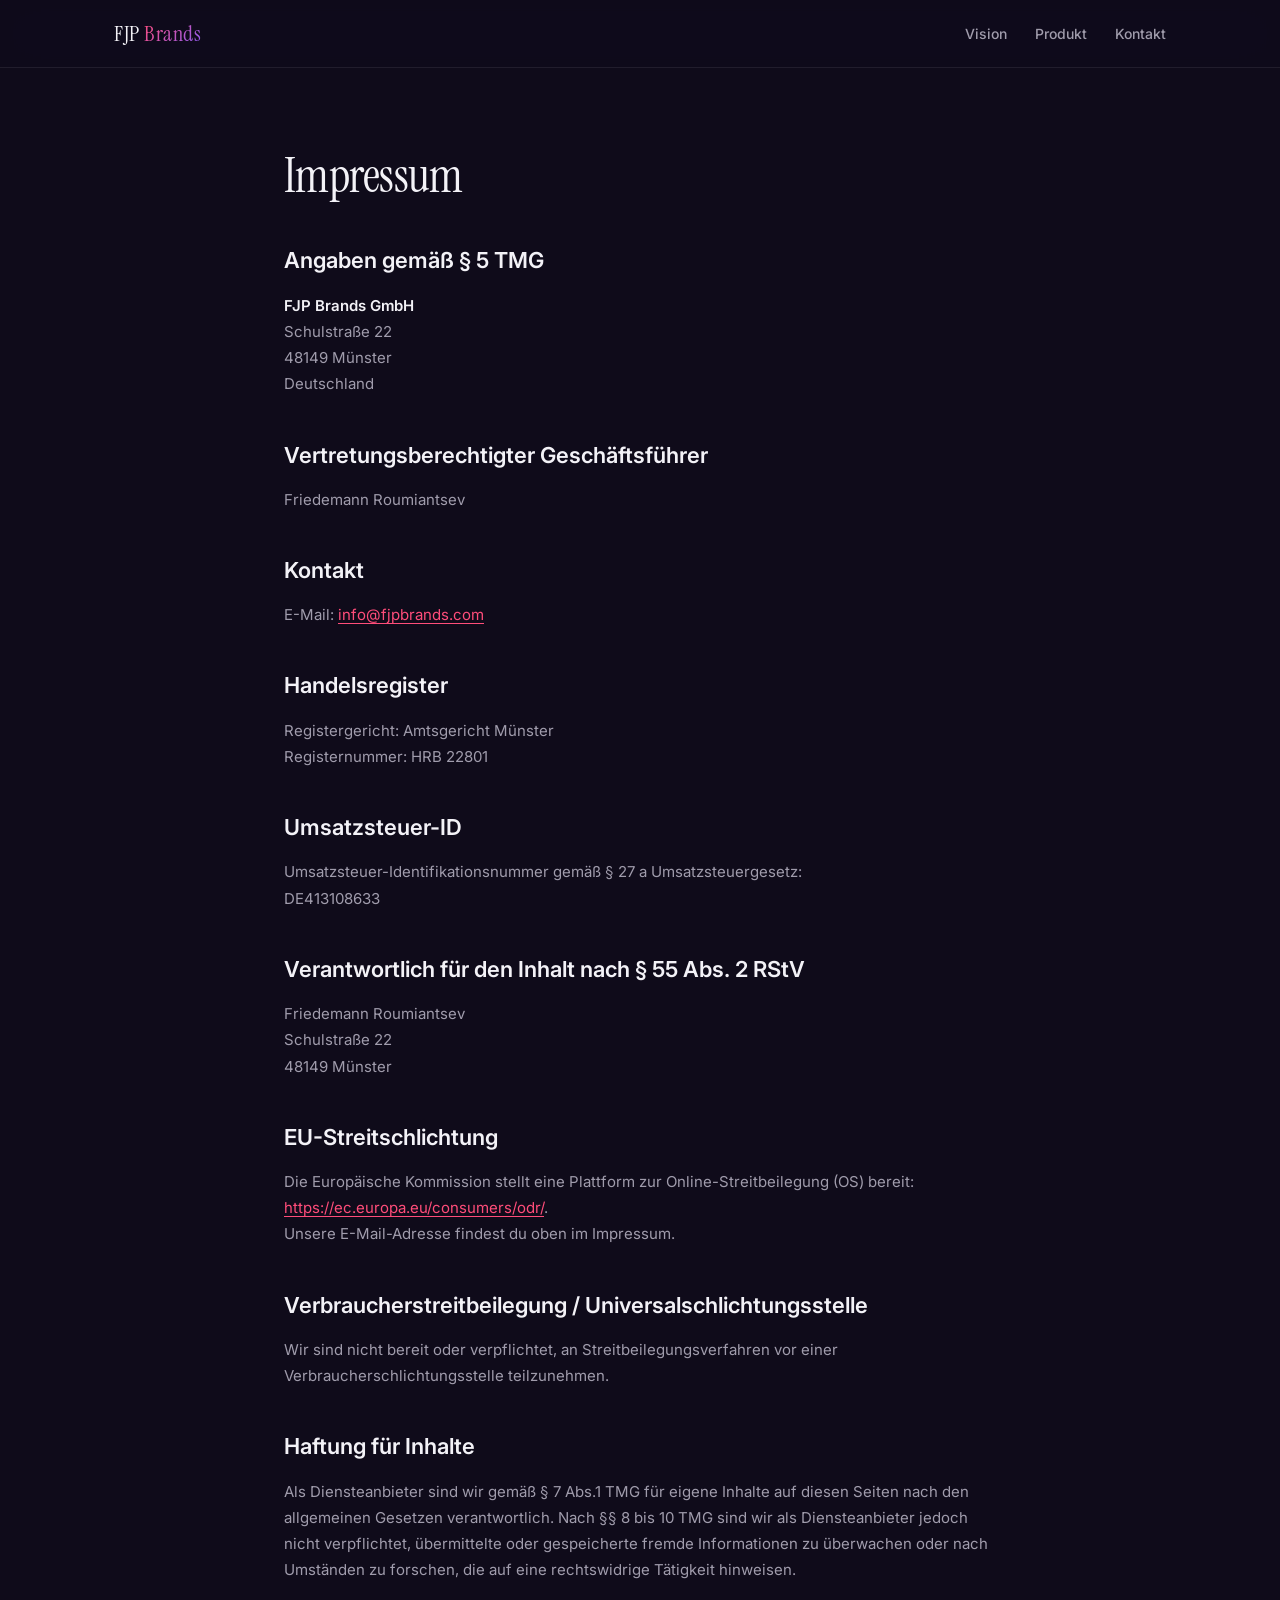
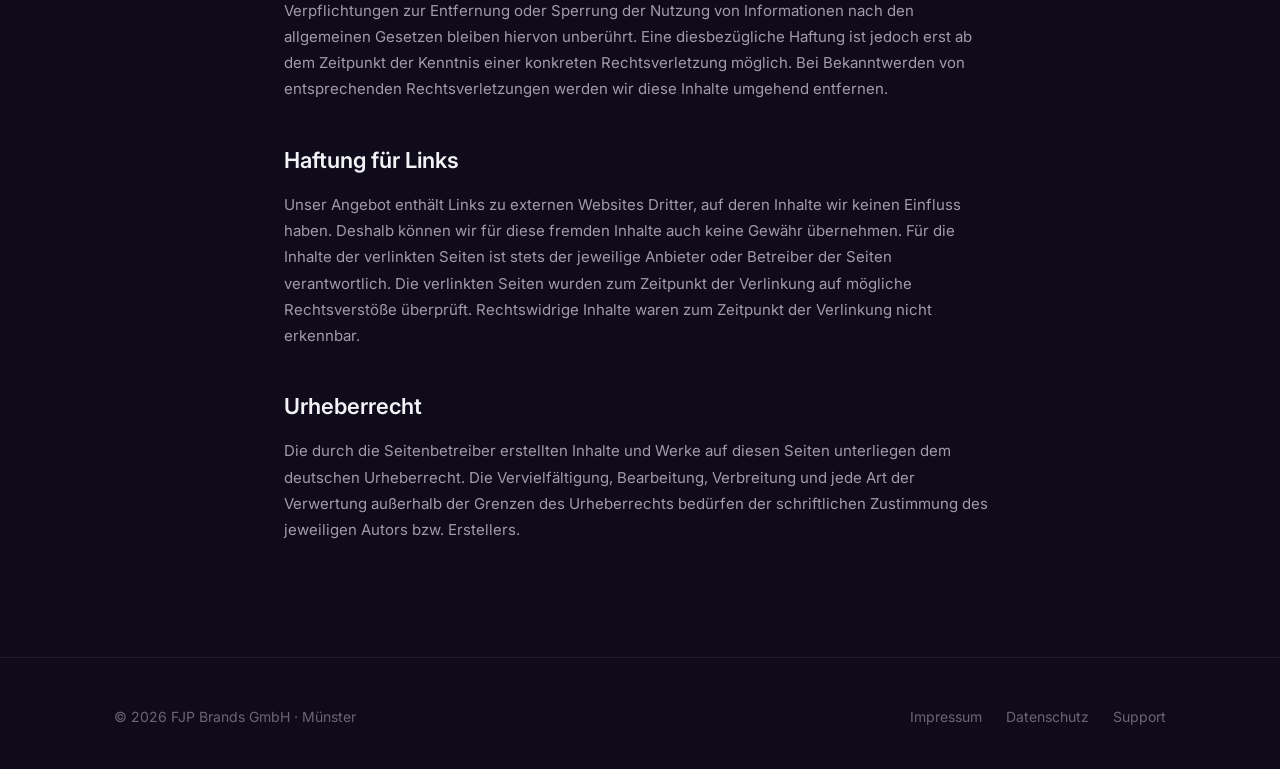
<file: impressum.html>
<!DOCTYPE html>
<html lang="de">
<head>
    <meta charset="UTF-8">
    <meta name="viewport" content="width=device-width, initial-scale=1.0">
    <title>Impressum — FJP Brands GmbH</title>
    <meta name="theme-color" content="#0F0B1A">
    <meta name="robots" content="index, follow">

    <link rel="preconnect" href="https://fonts.googleapis.com">
    <link rel="preconnect" href="https://fonts.gstatic.com" crossorigin>
    <link href="https://fonts.googleapis.com/css2?family=Instrument+Serif:ital@0;1&family=Inter:wght@400;500;600;700&display=swap" rel="stylesheet">

    <link rel="stylesheet" href="style.css">
    <link rel="icon" type="image/png" href="assets/realitycheck-icon.png">
</head>
<body>

    <nav class="nav">
        <div class="nav-inner">
            <a href="/" class="nav-brand">FJP <span class="brand-accent">Brands</span></a>
            <ul class="nav-links">
                <li><a href="index.html#vision">Vision</a></li>
                <li><a href="index.html#produkt">Produkt</a></li>
                <li><a href="index.html#kontakt">Kontakt</a></li>
            </ul>
        </div>
    </nav>

    <main class="legal-page">
        <div class="container" style="max-width: 760px;">
            <h1>Impressum</h1>

            <h2>Angaben gemäß § 5 TMG</h2>
            <p>
                <strong>FJP Brands GmbH</strong><br>
                Schulstraße 22<br>
                48149 Münster<br>
                Deutschland
            </p>

            <h2>Vertretungsberechtigter Geschäftsführer</h2>
            <p>Friedemann Roumiantsev</p>

            <h2>Kontakt</h2>
            <p>
                E-Mail: <a href="mailto:info@fjpbrands.com">info@fjpbrands.com</a>
            </p>

            <h2>Handelsregister</h2>
            <p>
                Registergericht: Amtsgericht Münster<br>
                Registernummer: HRB 22801
            </p>

            <h2>Umsatzsteuer-ID</h2>
            <p>
                Umsatzsteuer-Identifikationsnummer gemäß § 27 a Umsatzsteuergesetz:<br>
                DE413108633
            </p>

            <h2>Verantwortlich für den Inhalt nach § 55 Abs. 2 RStV</h2>
            <p>
                Friedemann Roumiantsev<br>
                Schulstraße 22<br>
                48149 Münster
            </p>

            <h2>EU-Streitschlichtung</h2>
            <p>
                Die Europäische Kommission stellt eine Plattform zur Online-Streitbeilegung (OS) bereit:
                <a href="https://ec.europa.eu/consumers/odr/" target="_blank" rel="noopener">https://ec.europa.eu/consumers/odr/</a>.<br>
                Unsere E-Mail-Adresse findest du oben im Impressum.
            </p>

            <h2>Verbraucherstreitbeilegung / Universalschlichtungsstelle</h2>
            <p>Wir sind nicht bereit oder verpflichtet, an Streitbeilegungsverfahren vor einer Verbraucherschlichtungsstelle teilzunehmen.</p>

            <h2>Haftung für Inhalte</h2>
            <p>Als Diensteanbieter sind wir gemäß § 7 Abs.1 TMG für eigene Inhalte auf diesen Seiten nach den allgemeinen Gesetzen verantwortlich. Nach §§ 8 bis 10 TMG sind wir als Diensteanbieter jedoch nicht verpflichtet, übermittelte oder gespeicherte fremde Informationen zu überwachen oder nach Umständen zu forschen, die auf eine rechtswidrige Tätigkeit hinweisen.</p>
            <p>Verpflichtungen zur Entfernung oder Sperrung der Nutzung von Informationen nach den allgemeinen Gesetzen bleiben hiervon unberührt. Eine diesbezügliche Haftung ist jedoch erst ab dem Zeitpunkt der Kenntnis einer konkreten Rechtsverletzung möglich. Bei Bekanntwerden von entsprechenden Rechtsverletzungen werden wir diese Inhalte umgehend entfernen.</p>

            <h2>Haftung für Links</h2>
            <p>Unser Angebot enthält Links zu externen Websites Dritter, auf deren Inhalte wir keinen Einfluss haben. Deshalb können wir für diese fremden Inhalte auch keine Gewähr übernehmen. Für die Inhalte der verlinkten Seiten ist stets der jeweilige Anbieter oder Betreiber der Seiten verantwortlich. Die verlinkten Seiten wurden zum Zeitpunkt der Verlinkung auf mögliche Rechtsverstöße überprüft. Rechtswidrige Inhalte waren zum Zeitpunkt der Verlinkung nicht erkennbar.</p>

            <h2>Urheberrecht</h2>
            <p>Die durch die Seitenbetreiber erstellten Inhalte und Werke auf diesen Seiten unterliegen dem deutschen Urheberrecht. Die Vervielfältigung, Bearbeitung, Verbreitung und jede Art der Verwertung außerhalb der Grenzen des Urheberrechts bedürfen der schriftlichen Zustimmung des jeweiligen Autors bzw. Erstellers.</p>

        </div>
    </main>

    <footer class="footer">
        <div class="container footer-inner">
            <div>&copy; <span id="year">2026</span> FJP Brands GmbH · Münster</div>
            <ul class="footer-links">
                <li><a href="impressum.html">Impressum</a></li>
                <li><a href="privacy.html">Datenschutz</a></li>
                <li><a href="support.html">Support</a></li>
            </ul>
        </div>
    </footer>

    <script>
        document.getElementById('year').textContent = new Date().getFullYear();
    </script>

</body>
</html>
</file>
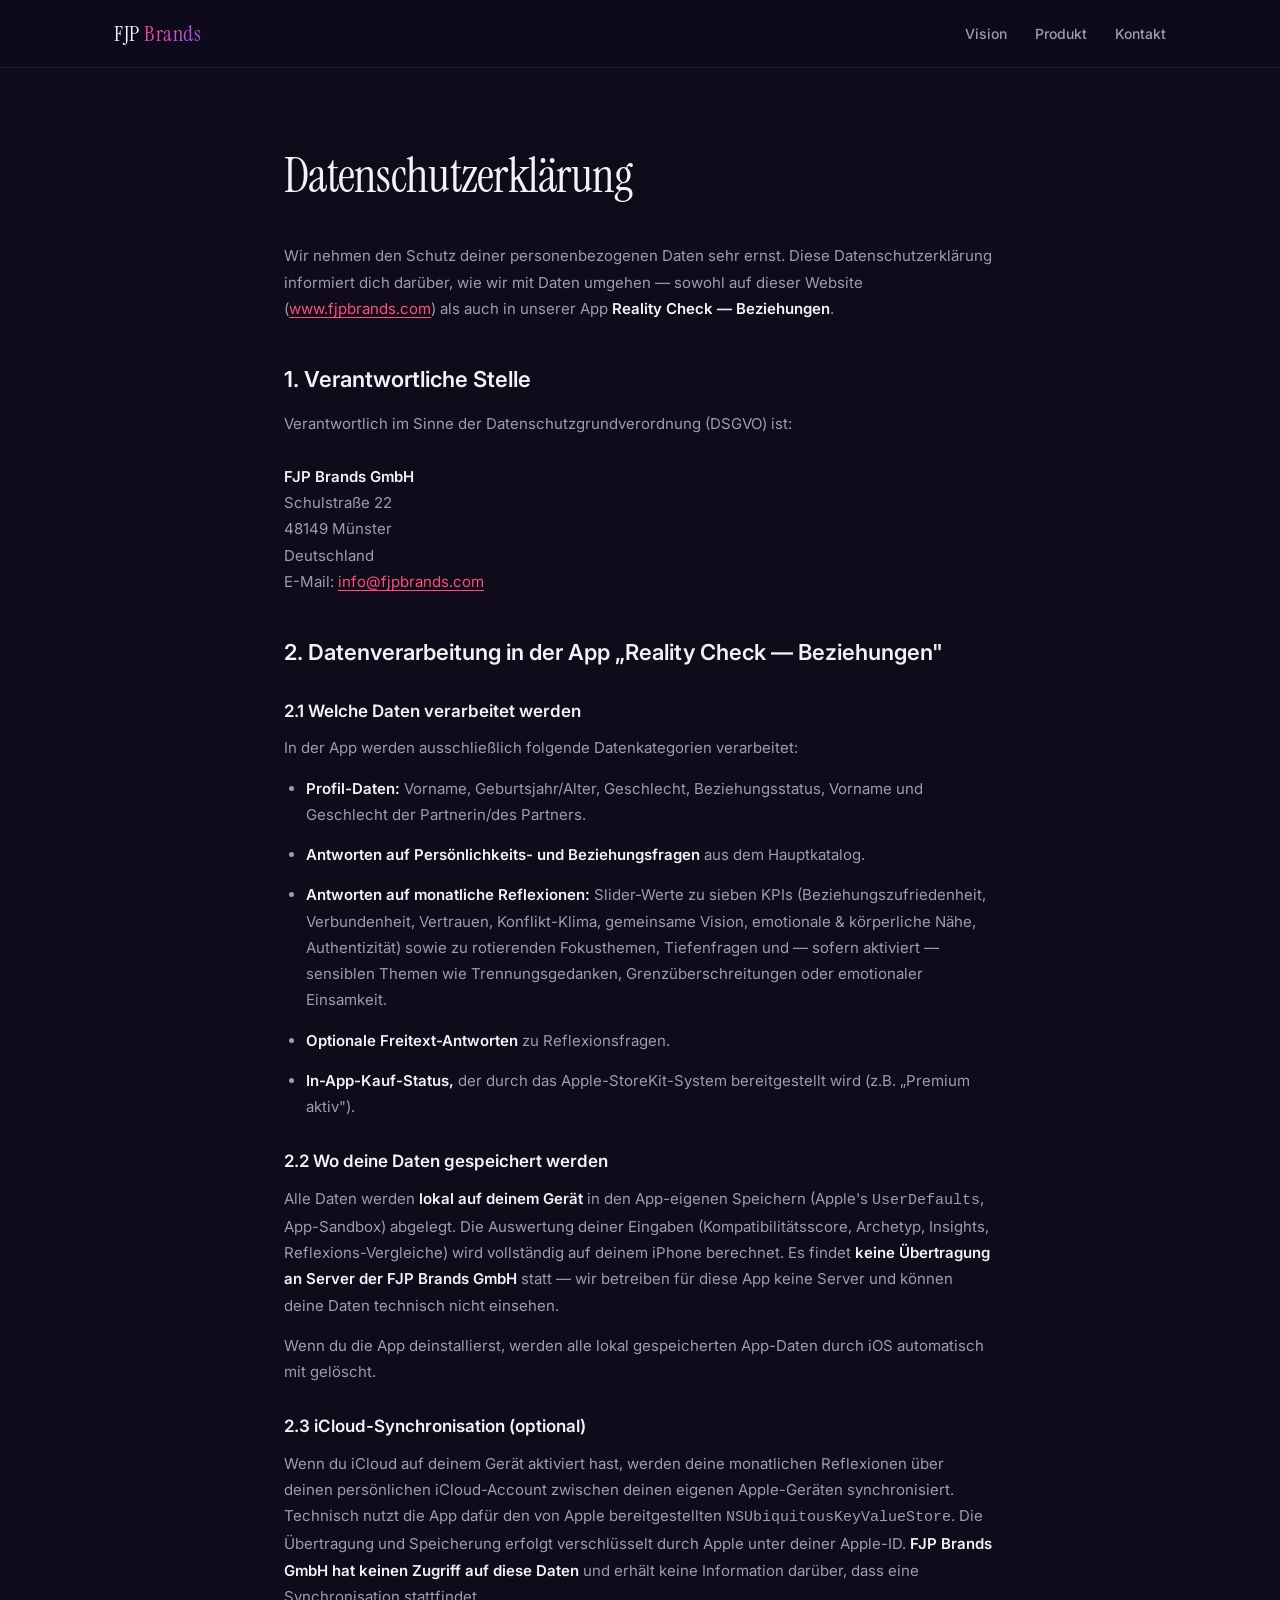
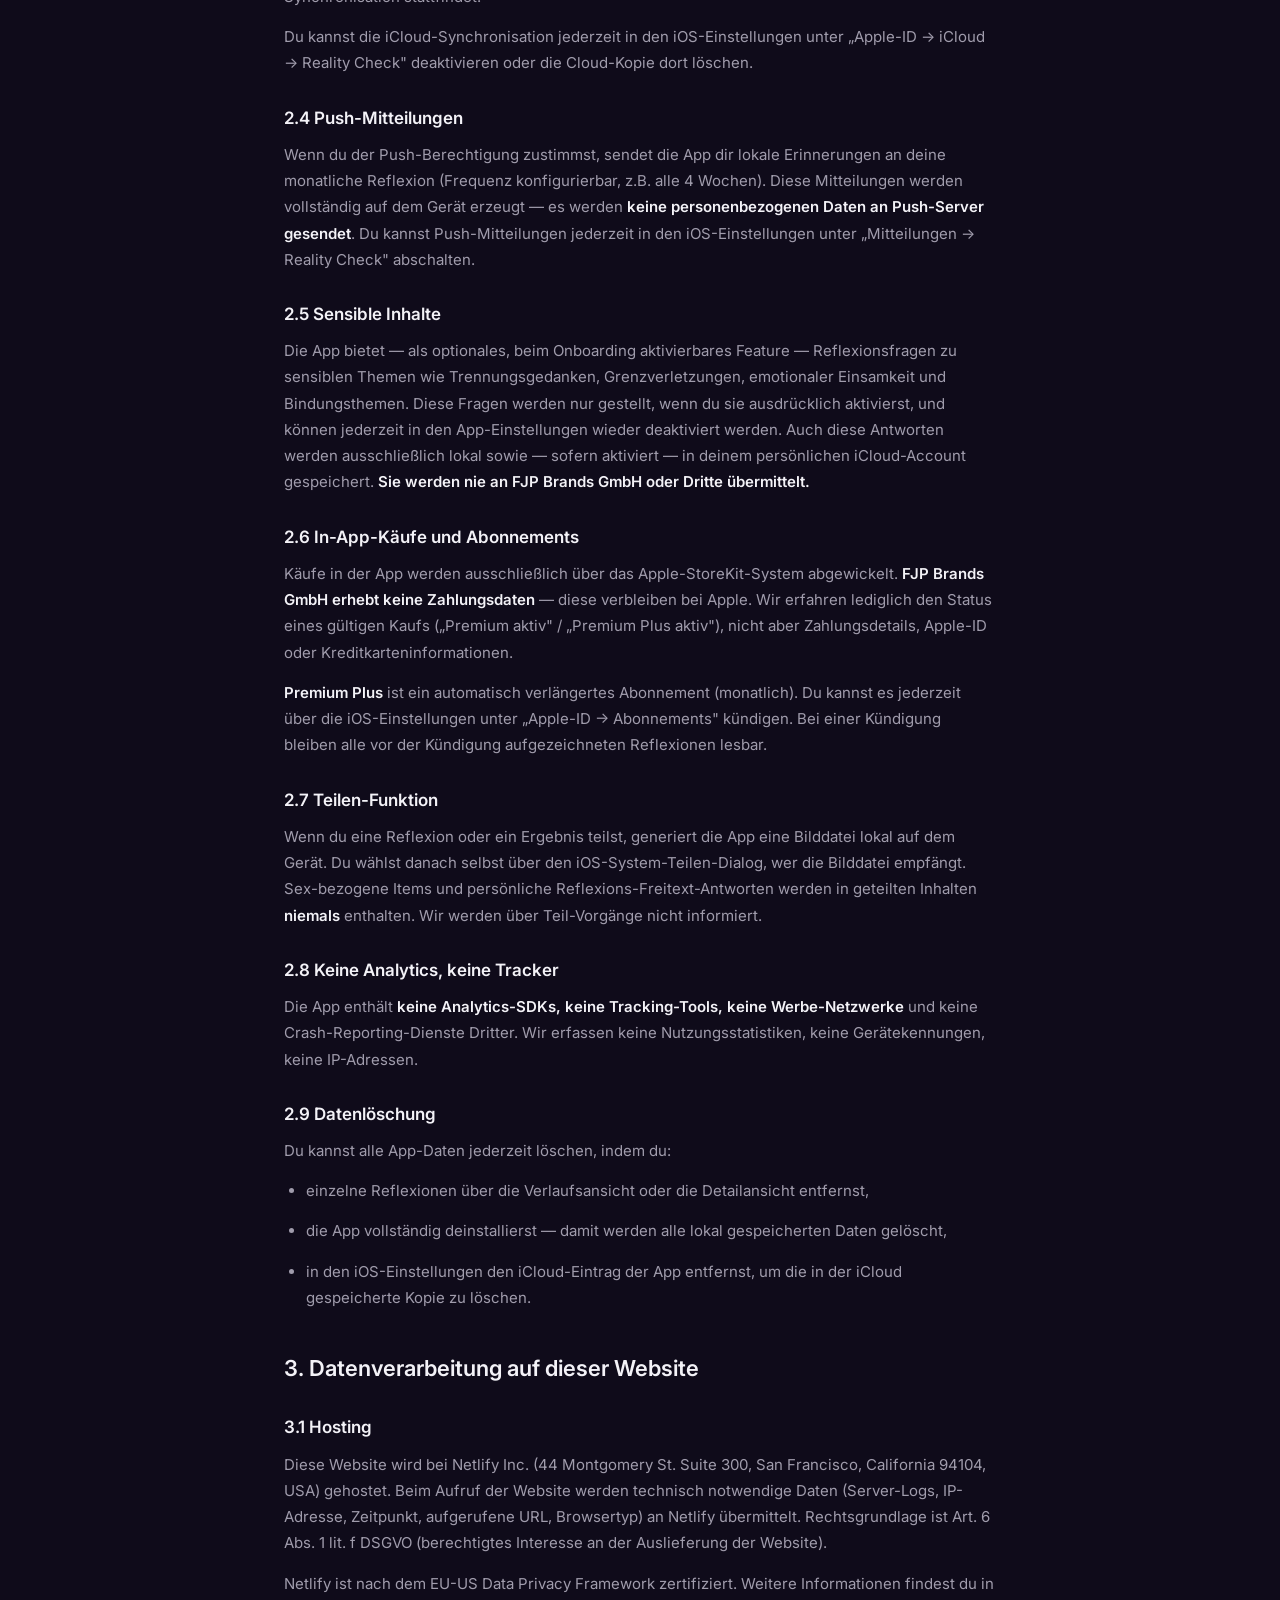
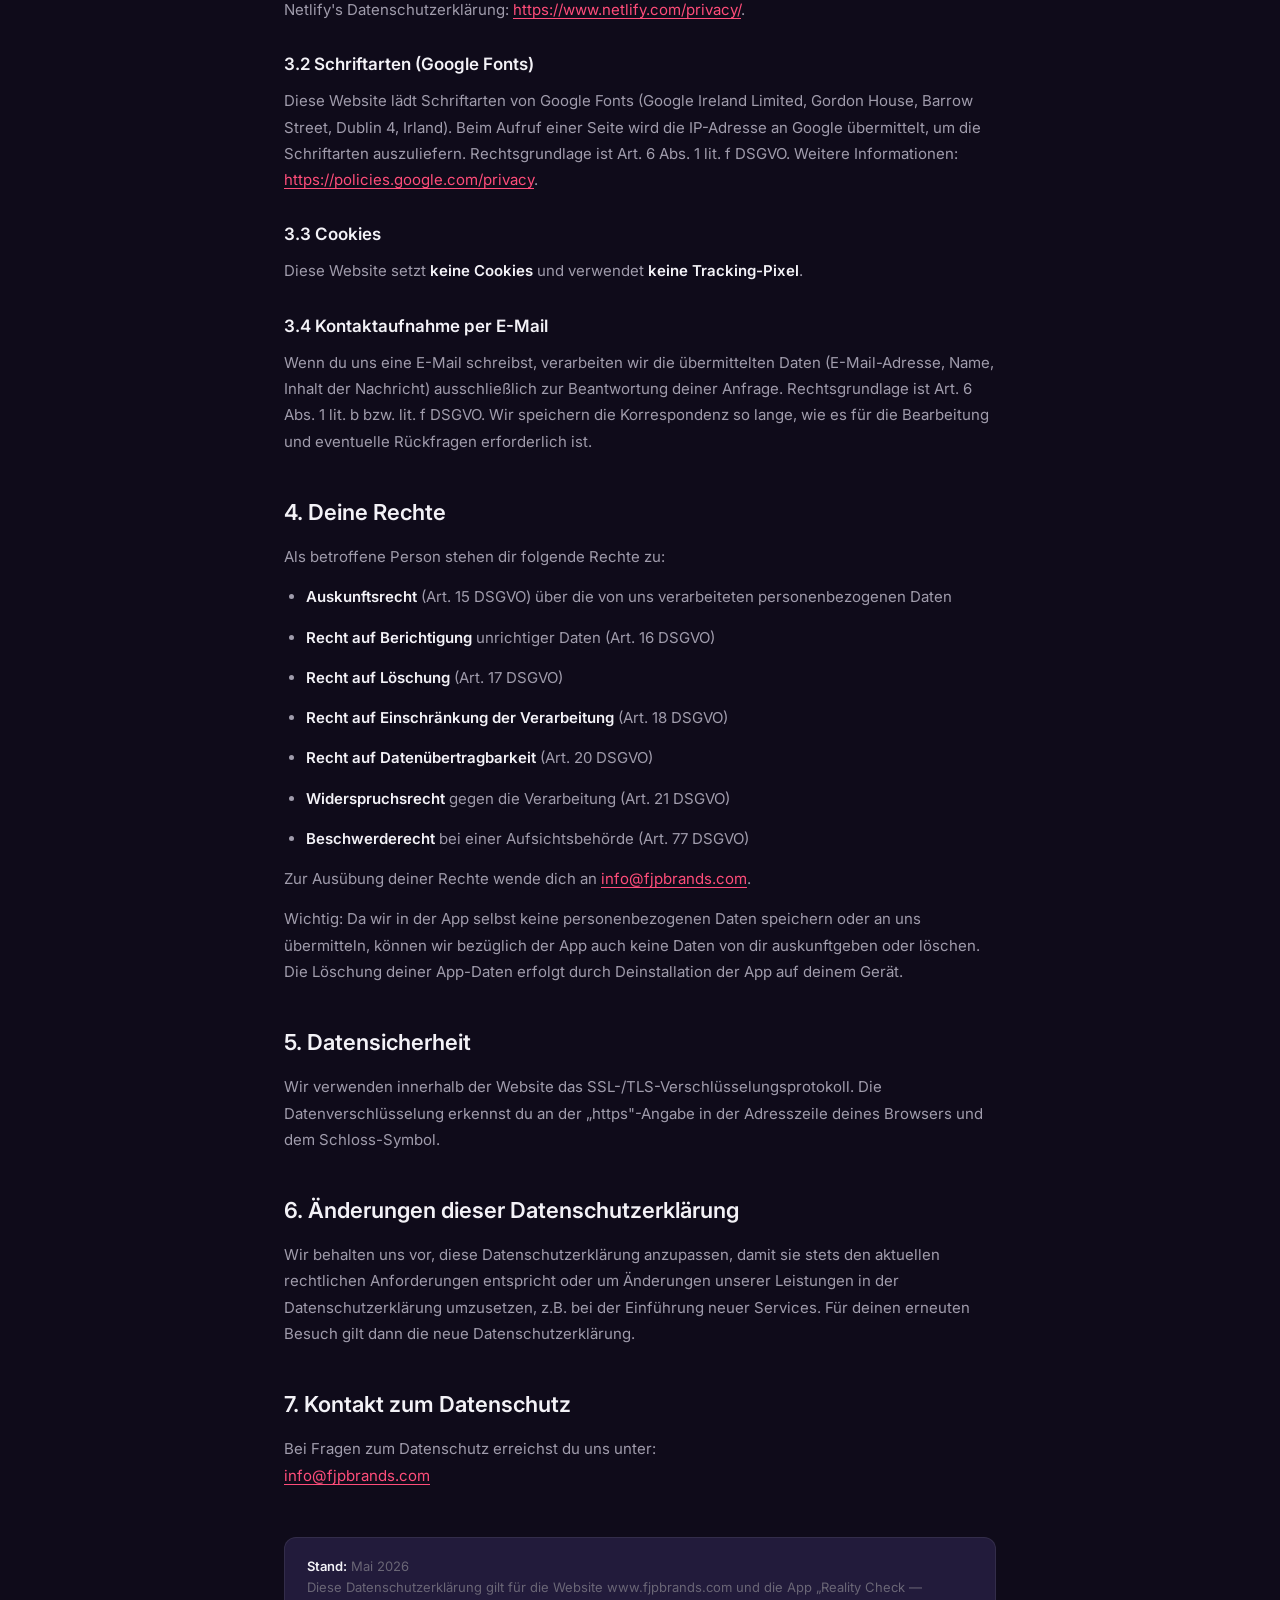
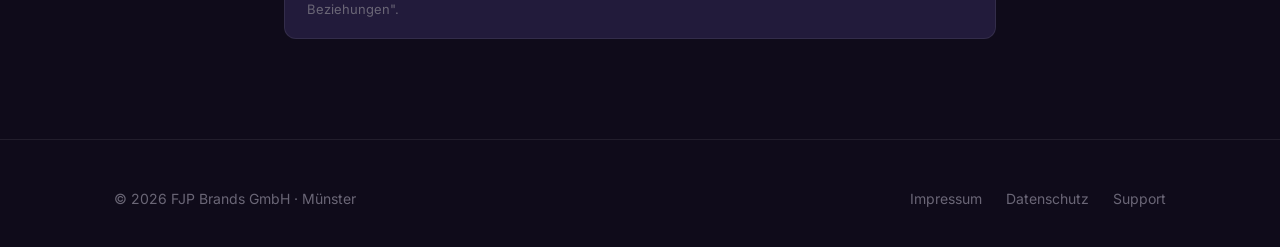
<file: privacy.html>
<!DOCTYPE html>
<html lang="de">
<head>
    <meta charset="UTF-8">
    <meta name="viewport" content="width=device-width, initial-scale=1.0">
    <title>Datenschutzerklärung — FJP Brands GmbH</title>
    <meta name="theme-color" content="#0F0B1A">
    <meta name="robots" content="index, follow">

    <link rel="preconnect" href="https://fonts.googleapis.com">
    <link rel="preconnect" href="https://fonts.gstatic.com" crossorigin>
    <link href="https://fonts.googleapis.com/css2?family=Instrument+Serif:ital@0;1&family=Inter:wght@400;500;600;700&display=swap" rel="stylesheet">

    <link rel="stylesheet" href="style.css">
    <link rel="icon" type="image/png" href="assets/realitycheck-icon.png">
</head>
<body>

    <nav class="nav">
        <div class="nav-inner">
            <a href="/" class="nav-brand">FJP <span class="brand-accent">Brands</span></a>
            <ul class="nav-links">
                <li><a href="index.html#vision">Vision</a></li>
                <li><a href="index.html#produkt">Produkt</a></li>
                <li><a href="index.html#kontakt">Kontakt</a></li>
            </ul>
        </div>
    </nav>

    <main class="legal-page">
        <div class="container" style="max-width: 760px;">
            <h1>Datenschutzerklärung</h1>

            <p>
                Wir nehmen den Schutz deiner personenbezogenen Daten sehr ernst. Diese Datenschutzerklärung informiert dich darüber, wie wir mit Daten umgehen — sowohl auf dieser Website (<a href="https://www.fjpbrands.com">www.fjpbrands.com</a>) als auch in unserer App <strong>Reality Check — Beziehungen</strong>.
            </p>

            <h2>1. Verantwortliche Stelle</h2>
            <p>
                Verantwortlich im Sinne der Datenschutzgrundverordnung (DSGVO) ist:<br><br>
                <strong>FJP Brands GmbH</strong><br>
                Schulstraße 22<br>
                48149 Münster<br>
                Deutschland<br>
                E-Mail: <a href="mailto:info@fjpbrands.com">info@fjpbrands.com</a>
            </p>

            <h2>2. Datenverarbeitung in der App „Reality Check — Beziehungen"</h2>

            <h3>2.1 Welche Daten verarbeitet werden</h3>
            <p>
                In der App werden ausschließlich folgende Datenkategorien verarbeitet:
            </p>
            <ul>
                <li><strong>Profil-Daten:</strong> Vorname, Geburtsjahr/Alter, Geschlecht, Beziehungsstatus, Vorname und Geschlecht der Partnerin/des Partners.</li>
                <li><strong>Antworten auf Persönlichkeits- und Beziehungsfragen</strong> aus dem Hauptkatalog.</li>
                <li><strong>Antworten auf monatliche Reflexionen:</strong> Slider-Werte zu sieben KPIs (Beziehungszufriedenheit, Verbundenheit, Vertrauen, Konflikt-Klima, gemeinsame Vision, emotionale & körperliche Nähe, Authentizität) sowie zu rotierenden Fokusthemen, Tiefenfragen und — sofern aktiviert — sensiblen Themen wie Trennungsgedanken, Grenzüberschreitungen oder emotionaler Einsamkeit.</li>
                <li><strong>Optionale Freitext-Antworten</strong> zu Reflexionsfragen.</li>
                <li><strong>In-App-Kauf-Status,</strong> der durch das Apple-StoreKit-System bereitgestellt wird (z.B. „Premium aktiv").</li>
            </ul>

            <h3>2.2 Wo deine Daten gespeichert werden</h3>
            <p>
                Alle Daten werden <strong>lokal auf deinem Gerät</strong> in den App-eigenen Speichern (Apple's <code>UserDefaults</code>, App-Sandbox) abgelegt. Die Auswertung deiner Eingaben (Kompatibilitätsscore, Archetyp, Insights, Reflexions-Vergleiche) wird vollständig auf deinem iPhone berechnet. Es findet <strong>keine Übertragung an Server der FJP Brands GmbH</strong> statt — wir betreiben für diese App keine Server und können deine Daten technisch nicht einsehen.
            </p>
            <p>
                Wenn du die App deinstallierst, werden alle lokal gespeicherten App-Daten durch iOS automatisch mit gelöscht.
            </p>

            <h3>2.3 iCloud-Synchronisation (optional)</h3>
            <p>
                Wenn du iCloud auf deinem Gerät aktiviert hast, werden deine monatlichen Reflexionen über deinen persönlichen iCloud-Account zwischen deinen eigenen Apple-Geräten synchronisiert. Technisch nutzt die App dafür den von Apple bereitgestellten <code>NSUbiquitousKeyValueStore</code>. Die Übertragung und Speicherung erfolgt verschlüsselt durch Apple unter deiner Apple-ID. <strong>FJP Brands GmbH hat keinen Zugriff auf diese Daten</strong> und erhält keine Information darüber, dass eine Synchronisation stattfindet.
            </p>
            <p>
                Du kannst die iCloud-Synchronisation jederzeit in den iOS-Einstellungen unter „Apple-ID → iCloud → Reality Check" deaktivieren oder die Cloud-Kopie dort löschen.
            </p>

            <h3>2.4 Push-Mitteilungen</h3>
            <p>
                Wenn du der Push-Berechtigung zustimmst, sendet die App dir lokale Erinnerungen an deine monatliche Reflexion (Frequenz konfigurierbar, z.B. alle 4 Wochen). Diese Mitteilungen werden vollständig auf dem Gerät erzeugt — es werden <strong>keine personenbezogenen Daten an Push-Server gesendet</strong>. Du kannst Push-Mitteilungen jederzeit in den iOS-Einstellungen unter „Mitteilungen → Reality Check" abschalten.
            </p>

            <h3>2.5 Sensible Inhalte</h3>
            <p>
                Die App bietet — als optionales, beim Onboarding aktivierbares Feature — Reflexionsfragen zu sensiblen Themen wie Trennungsgedanken, Grenzverletzungen, emotionaler Einsamkeit und Bindungsthemen. Diese Fragen werden nur gestellt, wenn du sie ausdrücklich aktivierst, und können jederzeit in den App-Einstellungen wieder deaktiviert werden. Auch diese Antworten werden ausschließlich lokal sowie — sofern aktiviert — in deinem persönlichen iCloud-Account gespeichert. <strong>Sie werden nie an FJP Brands GmbH oder Dritte übermittelt.</strong>
            </p>

            <h3>2.6 In-App-Käufe und Abonnements</h3>
            <p>
                Käufe in der App werden ausschließlich über das Apple-StoreKit-System abgewickelt. <strong>FJP Brands GmbH erhebt keine Zahlungsdaten</strong> — diese verbleiben bei Apple. Wir erfahren lediglich den Status eines gültigen Kaufs („Premium aktiv" / „Premium Plus aktiv"), nicht aber Zahlungsdetails, Apple-ID oder Kreditkarteninformationen.
            </p>
            <p>
                <strong>Premium Plus</strong> ist ein automatisch verlängertes Abonnement (monatlich). Du kannst es jederzeit über die iOS-Einstellungen unter „Apple-ID → Abonnements" kündigen. Bei einer Kündigung bleiben alle vor der Kündigung aufgezeichneten Reflexionen lesbar.
            </p>

            <h3>2.7 Teilen-Funktion</h3>
            <p>
                Wenn du eine Reflexion oder ein Ergebnis teilst, generiert die App eine Bilddatei lokal auf dem Gerät. Du wählst danach selbst über den iOS-System-Teilen-Dialog, wer die Bilddatei empfängt. Sex-bezogene Items und persönliche Reflexions-Freitext-Antworten werden in geteilten Inhalten <strong>niemals</strong> enthalten. Wir werden über Teil-Vorgänge nicht informiert.
            </p>

            <h3>2.8 Keine Analytics, keine Tracker</h3>
            <p>
                Die App enthält <strong>keine Analytics-SDKs, keine Tracking-Tools, keine Werbe-Netzwerke</strong> und keine Crash-Reporting-Dienste Dritter. Wir erfassen keine Nutzungsstatistiken, keine Gerätekennungen, keine IP-Adressen.
            </p>

            <h3>2.9 Datenlöschung</h3>
            <p>
                Du kannst alle App-Daten jederzeit löschen, indem du:
            </p>
            <ul>
                <li>einzelne Reflexionen über die Verlaufsansicht oder die Detailansicht entfernst,</li>
                <li>die App vollständig deinstallierst — damit werden alle lokal gespeicherten Daten gelöscht,</li>
                <li>in den iOS-Einstellungen den iCloud-Eintrag der App entfernst, um die in der iCloud gespeicherte Kopie zu löschen.</li>
            </ul>

            <h2>3. Datenverarbeitung auf dieser Website</h2>

            <h3>3.1 Hosting</h3>
            <p>
                Diese Website wird bei Netlify Inc. (44 Montgomery St. Suite 300, San Francisco, California 94104, USA) gehostet. Beim Aufruf der Website werden technisch notwendige Daten (Server-Logs, IP-Adresse, Zeitpunkt, aufgerufene URL, Browsertyp) an Netlify übermittelt. Rechtsgrundlage ist Art. 6 Abs. 1 lit. f DSGVO (berechtigtes Interesse an der Auslieferung der Website).
            </p>
            <p>
                Netlify ist nach dem EU-US Data Privacy Framework zertifiziert. Weitere Informationen findest du in Netlify's Datenschutzerklärung: <a href="https://www.netlify.com/privacy/" target="_blank" rel="noopener">https://www.netlify.com/privacy/</a>.
            </p>

            <h3>3.2 Schriftarten (Google Fonts)</h3>
            <p>
                Diese Website lädt Schriftarten von Google Fonts (Google Ireland Limited, Gordon House, Barrow Street, Dublin 4, Irland). Beim Aufruf einer Seite wird die IP-Adresse an Google übermittelt, um die Schriftarten auszuliefern. Rechtsgrundlage ist Art. 6 Abs. 1 lit. f DSGVO. Weitere Informationen: <a href="https://policies.google.com/privacy" target="_blank" rel="noopener">https://policies.google.com/privacy</a>.
            </p>

            <h3>3.3 Cookies</h3>
            <p>
                Diese Website setzt <strong>keine Cookies</strong> und verwendet <strong>keine Tracking-Pixel</strong>.
            </p>

            <h3>3.4 Kontaktaufnahme per E-Mail</h3>
            <p>
                Wenn du uns eine E-Mail schreibst, verarbeiten wir die übermittelten Daten (E-Mail-Adresse, Name, Inhalt der Nachricht) ausschließlich zur Beantwortung deiner Anfrage. Rechtsgrundlage ist Art. 6 Abs. 1 lit. b bzw. lit. f DSGVO. Wir speichern die Korrespondenz so lange, wie es für die Bearbeitung und eventuelle Rückfragen erforderlich ist.
            </p>

            <h2>4. Deine Rechte</h2>
            <p>Als betroffene Person stehen dir folgende Rechte zu:</p>
            <ul>
                <li><strong>Auskunftsrecht</strong> (Art. 15 DSGVO) über die von uns verarbeiteten personenbezogenen Daten</li>
                <li><strong>Recht auf Berichtigung</strong> unrichtiger Daten (Art. 16 DSGVO)</li>
                <li><strong>Recht auf Löschung</strong> (Art. 17 DSGVO)</li>
                <li><strong>Recht auf Einschränkung der Verarbeitung</strong> (Art. 18 DSGVO)</li>
                <li><strong>Recht auf Datenübertragbarkeit</strong> (Art. 20 DSGVO)</li>
                <li><strong>Widerspruchsrecht</strong> gegen die Verarbeitung (Art. 21 DSGVO)</li>
                <li><strong>Beschwerderecht</strong> bei einer Aufsichtsbehörde (Art. 77 DSGVO)</li>
            </ul>
            <p>
                Zur Ausübung deiner Rechte wende dich an <a href="mailto:info@fjpbrands.com">info@fjpbrands.com</a>.
            </p>
            <p>
                Wichtig: Da wir in der App selbst keine personenbezogenen Daten speichern oder an uns übermitteln, können wir bezüglich der App auch keine Daten von dir auskunftgeben oder löschen. Die Löschung deiner App-Daten erfolgt durch Deinstallation der App auf deinem Gerät.
            </p>

            <h2>5. Datensicherheit</h2>
            <p>
                Wir verwenden innerhalb der Website das SSL-/TLS-Verschlüsselungsprotokoll. Die Datenverschlüsselung erkennst du an der „https"-Angabe in der Adresszeile deines Browsers und dem Schloss-Symbol.
            </p>

            <h2>6. Änderungen dieser Datenschutzerklärung</h2>
            <p>
                Wir behalten uns vor, diese Datenschutzerklärung anzupassen, damit sie stets den aktuellen rechtlichen Anforderungen entspricht oder um Änderungen unserer Leistungen in der Datenschutzerklärung umzusetzen, z.B. bei der Einführung neuer Services. Für deinen erneuten Besuch gilt dann die neue Datenschutzerklärung.
            </p>

            <h2>7. Kontakt zum Datenschutz</h2>
            <p>
                Bei Fragen zum Datenschutz erreichst du uns unter:<br>
                <a href="mailto:info@fjpbrands.com">info@fjpbrands.com</a>
            </p>

            <span class="muted-note">
                <strong>Stand:</strong> <span id="privacy-date">Mai 2026</span><br>
                Diese Datenschutzerklärung gilt für die Website www.fjpbrands.com und die App „Reality Check — Beziehungen".
            </span>
        </div>
    </main>

    <footer class="footer">
        <div class="container footer-inner">
            <div>&copy; <span id="year">2026</span> FJP Brands GmbH · Münster</div>
            <ul class="footer-links">
                <li><a href="impressum.html">Impressum</a></li>
                <li><a href="privacy.html">Datenschutz</a></li>
                <li><a href="support.html">Support</a></li>
            </ul>
        </div>
    </footer>

    <script>
        document.getElementById('year').textContent = new Date().getFullYear();
    </script>

</body>
</html>
</file>
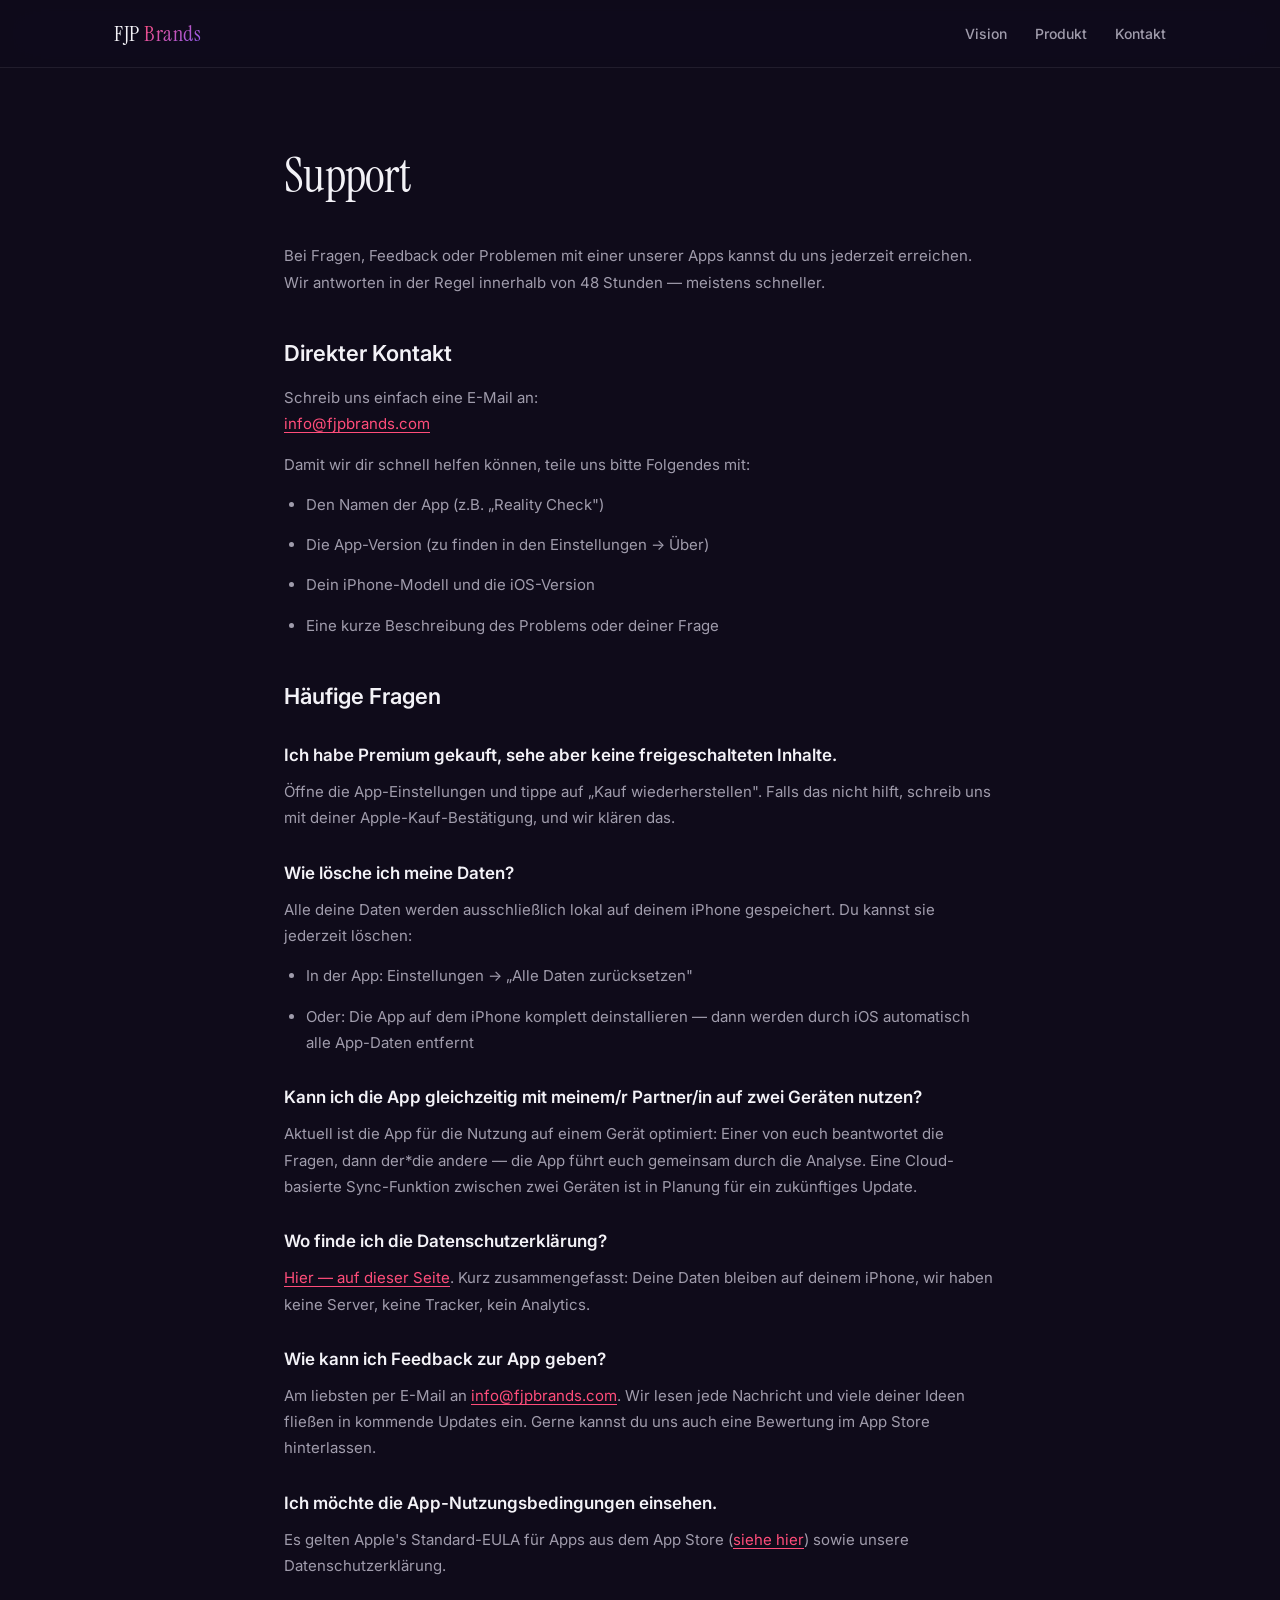
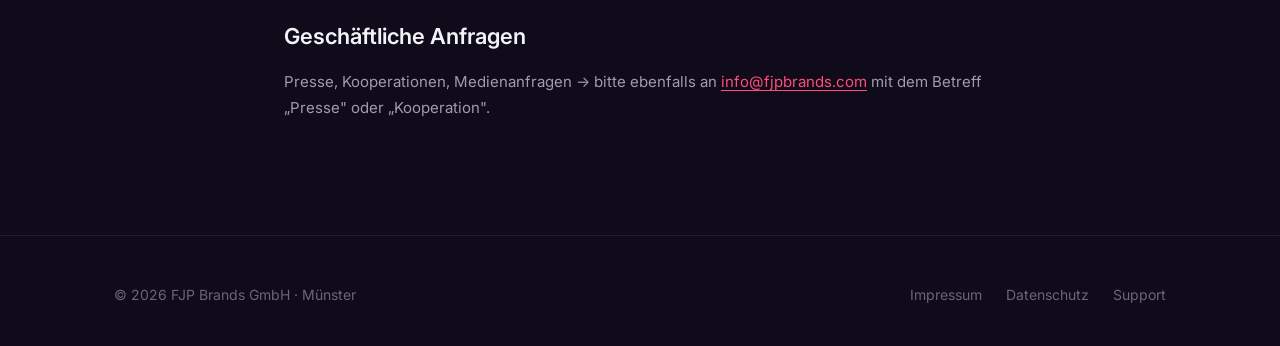
<file: support.html>
<!DOCTYPE html>
<html lang="de">
<head>
    <meta charset="UTF-8">
    <meta name="viewport" content="width=device-width, initial-scale=1.0">
    <title>Support — FJP Brands GmbH</title>
    <meta name="description" content="Support für Reality Check und andere FJP-Brands-Apps. Fragen, Feedback, technische Hilfe.">
    <meta name="theme-color" content="#0F0B1A">

    <link rel="preconnect" href="https://fonts.googleapis.com">
    <link rel="preconnect" href="https://fonts.gstatic.com" crossorigin>
    <link href="https://fonts.googleapis.com/css2?family=Instrument+Serif:ital@0;1&family=Inter:wght@400;500;600;700&display=swap" rel="stylesheet">

    <link rel="stylesheet" href="style.css">
    <link rel="icon" type="image/png" href="assets/realitycheck-icon.png">
</head>
<body>

    <nav class="nav">
        <div class="nav-inner">
            <a href="/" class="nav-brand">FJP <span class="brand-accent">Brands</span></a>
            <ul class="nav-links">
                <li><a href="index.html#vision">Vision</a></li>
                <li><a href="index.html#produkt">Produkt</a></li>
                <li><a href="index.html#kontakt">Kontakt</a></li>
            </ul>
        </div>
    </nav>

    <main class="legal-page">
        <div class="container" style="max-width: 760px;">
            <h1>Support</h1>

            <p>
                Bei Fragen, Feedback oder Problemen mit einer unserer Apps kannst du uns jederzeit erreichen. Wir antworten in der Regel innerhalb von 48 Stunden — meistens schneller.
            </p>

            <h2>Direkter Kontakt</h2>
            <p>
                Schreib uns einfach eine E-Mail an:<br>
                <a href="mailto:info@fjpbrands.com">info@fjpbrands.com</a>
            </p>
            <p>
                Damit wir dir schnell helfen können, teile uns bitte Folgendes mit:
            </p>
            <ul>
                <li>Den Namen der App (z.B. „Reality Check")</li>
                <li>Die App-Version (zu finden in den Einstellungen → Über)</li>
                <li>Dein iPhone-Modell und die iOS-Version</li>
                <li>Eine kurze Beschreibung des Problems oder deiner Frage</li>
            </ul>

            <h2>Häufige Fragen</h2>

            <h3>Ich habe Premium gekauft, sehe aber keine freigeschalteten Inhalte.</h3>
            <p>
                Öffne die App-Einstellungen und tippe auf „Kauf wiederherstellen". Falls das nicht hilft, schreib uns mit deiner Apple-Kauf-Bestätigung, und wir klären das.
            </p>

            <h3>Wie lösche ich meine Daten?</h3>
            <p>
                Alle deine Daten werden ausschließlich lokal auf deinem iPhone gespeichert. Du kannst sie jederzeit löschen:
            </p>
            <ul>
                <li>In der App: Einstellungen → „Alle Daten zurücksetzen"</li>
                <li>Oder: Die App auf dem iPhone komplett deinstallieren — dann werden durch iOS automatisch alle App-Daten entfernt</li>
            </ul>

            <h3>Kann ich die App gleichzeitig mit meinem/r Partner/in auf zwei Geräten nutzen?</h3>
            <p>
                Aktuell ist die App für die Nutzung auf einem Gerät optimiert: Einer von euch beantwortet die Fragen, dann der*die andere — die App führt euch gemeinsam durch die Analyse. Eine Cloud-basierte Sync-Funktion zwischen zwei Geräten ist in Planung für ein zukünftiges Update.
            </p>

            <h3>Wo finde ich die Datenschutzerklärung?</h3>
            <p>
                <a href="privacy.html">Hier — auf dieser Seite</a>. Kurz zusammengefasst: Deine Daten bleiben auf deinem iPhone, wir haben keine Server, keine Tracker, kein Analytics.
            </p>

            <h3>Wie kann ich Feedback zur App geben?</h3>
            <p>
                Am liebsten per E-Mail an <a href="mailto:info@fjpbrands.com">info@fjpbrands.com</a>. Wir lesen jede Nachricht und viele deiner Ideen fließen in kommende Updates ein. Gerne kannst du uns auch eine Bewertung im App Store hinterlassen.
            </p>

            <h3>Ich möchte die App-Nutzungsbedingungen einsehen.</h3>
            <p>
                Es gelten Apple's Standard-EULA für Apps aus dem App Store (<a href="https://www.apple.com/legal/internet-services/itunes/dev/stdeula/" target="_blank" rel="noopener">siehe hier</a>) sowie unsere Datenschutzerklärung.
            </p>

            <h2>Geschäftliche Anfragen</h2>
            <p>
                Presse, Kooperationen, Medienanfragen → bitte ebenfalls an <a href="mailto:info@fjpbrands.com">info@fjpbrands.com</a> mit dem Betreff „Presse" oder „Kooperation".
            </p>
        </div>
    </main>

    <footer class="footer">
        <div class="container footer-inner">
            <div>&copy; <span id="year">2026</span> FJP Brands GmbH · Münster</div>
            <ul class="footer-links">
                <li><a href="impressum.html">Impressum</a></li>
                <li><a href="privacy.html">Datenschutz</a></li>
                <li><a href="support.html">Support</a></li>
            </ul>
        </div>
    </footer>

    <script>
        document.getElementById('year').textContent = new Date().getFullYear();
    </script>

</body>
</html>
</file>
<file: style.css>
/* ================================================
   FJP Brands GmbH – Corporate Website
   ================================================ */

:root {
    --bg: #0F0B1A;
    --bg-elevated: #1B1530;
    --bg-card: #221B3B;
    --bg-card-light: #2A2247;
    --text: #F3F2F7;
    --text-secondary: #A09CAC;
    --text-muted: #6A6676;
    --accent: #FF4D7A;
    --accent-soft: rgba(255, 77, 122, 0.12);
    --brand-purple: #8B5CF7;
    --brand-purple-soft: rgba(139, 92, 247, 0.14);
    --gradient: linear-gradient(135deg, #FF4D7A 0%, #8B5CF7 100%);
    --border: rgba(255, 255, 255, 0.08);
    --border-strong: rgba(255, 255, 255, 0.14);
    --serif: "Instrument Serif", ui-serif, Georgia, serif;
    --sans: "Inter", -apple-system, BlinkMacSystemFont, "Segoe UI", Roboto, system-ui, sans-serif;
    --max-width: 1100px;
}

* {
    margin: 0;
    padding: 0;
    box-sizing: border-box;
}

html {
    scroll-behavior: smooth;
    -webkit-text-size-adjust: 100%;
}

body {
    font-family: var(--sans);
    background: var(--bg);
    color: var(--text);
    line-height: 1.6;
    font-size: 16px;
    -webkit-font-smoothing: antialiased;
    -moz-osx-font-smoothing: grayscale;
    overflow-x: hidden;
}

img {
    max-width: 100%;
    height: auto;
    display: block;
}

a {
    color: var(--accent);
    text-decoration: none;
    transition: opacity 0.2s ease;
}

a:hover {
    opacity: 0.75;
}

/* ================================================
   Layout
   ================================================ */

.container {
    max-width: var(--max-width);
    margin: 0 auto;
    padding: 0 24px;
}

section {
    padding: 80px 0;
    position: relative;
}

/* ================================================
   Navigation
   ================================================ */

.nav {
    position: sticky;
    top: 0;
    z-index: 100;
    background: rgba(15, 11, 26, 0.85);
    backdrop-filter: saturate(180%) blur(20px);
    -webkit-backdrop-filter: saturate(180%) blur(20px);
    border-bottom: 1px solid var(--border);
    padding: 16px 0;
}

.nav-inner {
    display: flex;
    align-items: center;
    justify-content: space-between;
    gap: 24px;
    max-width: var(--max-width);
    margin: 0 auto;
    padding: 0 24px;
}

.nav-brand {
    font-family: var(--serif);
    font-size: 22px;
    color: var(--text);
    letter-spacing: 0.5px;
    font-weight: 400;
}

.nav-brand .brand-accent {
    background: var(--gradient);
    -webkit-background-clip: text;
    background-clip: text;
    -webkit-text-fill-color: transparent;
}

.nav-links {
    display: flex;
    gap: 28px;
    list-style: none;
}

.nav-links a {
    color: var(--text-secondary);
    font-size: 14px;
    font-weight: 500;
}

.nav-links a:hover {
    color: var(--text);
    opacity: 1;
}

@media (max-width: 600px) {
    .nav-links {
        display: none;
    }
}

/* ================================================
   Hero
   ================================================ */

.hero {
    padding: 120px 0 100px;
    text-align: center;
    position: relative;
    overflow: hidden;
}

.hero::before {
    content: "";
    position: absolute;
    top: -40%;
    left: 50%;
    transform: translateX(-50%);
    width: 900px;
    height: 900px;
    background: radial-gradient(circle, rgba(139, 92, 247, 0.18) 0%, transparent 60%);
    filter: blur(60px);
    z-index: 0;
    pointer-events: none;
}

.hero-content {
    position: relative;
    z-index: 1;
}

.hero-kicker {
    display: inline-block;
    font-size: 11px;
    font-weight: 700;
    letter-spacing: 2.5px;
    color: var(--accent);
    text-transform: uppercase;
    margin-bottom: 24px;
    padding: 6px 14px;
    border: 1px solid var(--accent-soft);
    border-radius: 20px;
    background: var(--accent-soft);
}

.hero h1 {
    font-family: var(--serif);
    font-size: clamp(38px, 6vw, 68px);
    font-weight: 400;
    line-height: 1.12;
    letter-spacing: -0.02em;
    margin-bottom: 24px;
    max-width: 880px;
    margin-left: auto;
    margin-right: auto;
}

.hero h1 em {
    font-style: italic;
    background: var(--gradient);
    -webkit-background-clip: text;
    background-clip: text;
    -webkit-text-fill-color: transparent;
}

.hero p {
    font-size: clamp(16px, 2vw, 19px);
    color: var(--text-secondary);
    max-width: 640px;
    margin: 0 auto;
    line-height: 1.65;
}

/* ================================================
   Section headers
   ================================================ */

.section-kicker {
    font-size: 11px;
    font-weight: 700;
    letter-spacing: 2.5px;
    color: var(--brand-purple);
    text-transform: uppercase;
    margin-bottom: 16px;
}

.section-title {
    font-family: var(--serif);
    font-size: clamp(30px, 4vw, 44px);
    font-weight: 400;
    line-height: 1.2;
    letter-spacing: -0.015em;
    margin-bottom: 20px;
}

.section-intro {
    font-size: 17px;
    color: var(--text-secondary);
    max-width: 620px;
    line-height: 1.7;
}

.section-centered {
    text-align: center;
}

.section-centered .section-intro {
    margin-left: auto;
    margin-right: auto;
}

/* ================================================
   Vision section
   ================================================ */

.vision {
    background: linear-gradient(180deg, transparent 0%, var(--bg-elevated) 50%, transparent 100%);
}

.vision-grid {
    display: grid;
    grid-template-columns: repeat(auto-fit, minmax(260px, 1fr));
    gap: 24px;
    margin-top: 56px;
}

.value-card {
    padding: 32px 28px;
    background: var(--bg-card);
    border: 1px solid var(--border);
    border-radius: 18px;
    transition: border-color 0.25s ease, transform 0.25s ease;
}

.value-card:hover {
    border-color: var(--border-strong);
    transform: translateY(-2px);
}

.value-icon {
    width: 44px;
    height: 44px;
    border-radius: 12px;
    background: var(--brand-purple-soft);
    color: var(--brand-purple);
    display: flex;
    align-items: center;
    justify-content: center;
    font-size: 20px;
    margin-bottom: 20px;
}

.value-card h3 {
    font-size: 19px;
    font-weight: 600;
    margin-bottom: 10px;
    color: var(--text);
}

.value-card p {
    font-size: 15px;
    color: var(--text-secondary);
    line-height: 1.6;
}

/* ================================================
   Product (Reality Check) section
   ================================================ */

.product {
    padding: 100px 0;
}

.product-inner {
    display: grid;
    grid-template-columns: 1fr 1fr;
    gap: 64px;
    align-items: center;
}

@media (max-width: 820px) {
    .product-inner {
        grid-template-columns: 1fr;
        gap: 48px;
        text-align: center;
    }
}

.product-visual {
    position: relative;
    aspect-ratio: 1 / 1;
    max-width: 360px;
    margin: 0 auto;
}

.product-visual::before {
    content: "";
    position: absolute;
    inset: -8%;
    background: var(--gradient);
    filter: blur(40px);
    opacity: 0.35;
    border-radius: 50%;
    z-index: 0;
}

.product-visual img {
    position: relative;
    z-index: 1;
    border-radius: 30%;
    box-shadow: 0 30px 60px -20px rgba(0, 0, 0, 0.6);
}

.product-copy .section-kicker {
    color: var(--accent);
}

.product-features {
    list-style: none;
    margin-top: 32px;
    display: flex;
    flex-direction: column;
    gap: 18px;
}

.product-features li {
    display: flex;
    align-items: flex-start;
    gap: 14px;
    color: var(--text-secondary);
    font-size: 15px;
    line-height: 1.6;
    text-align: left;
}

.product-features strong {
    color: var(--text);
    font-weight: 600;
    display: block;
    margin-bottom: 2px;
    font-size: 16px;
}

.product-features .check {
    flex-shrink: 0;
    width: 24px;
    height: 24px;
    border-radius: 50%;
    background: var(--accent-soft);
    color: var(--accent);
    display: flex;
    align-items: center;
    justify-content: center;
    font-size: 12px;
    font-weight: 700;
    margin-top: 2px;
}

.product-badge {
    display: inline-flex;
    align-items: center;
    gap: 8px;
    margin-top: 32px;
    padding: 10px 18px;
    background: var(--accent-soft);
    border: 1px solid rgba(255, 77, 122, 0.25);
    border-radius: 24px;
    color: var(--accent);
    font-size: 13px;
    font-weight: 600;
    letter-spacing: 0.5px;
}

.product-badge::before {
    content: "";
    width: 8px;
    height: 8px;
    border-radius: 50%;
    background: var(--accent);
    animation: pulse 2s ease-in-out infinite;
}

@keyframes pulse {
    0%, 100% { opacity: 1; }
    50% { opacity: 0.4; }
}

/* ================================================
   Science section
   ================================================ */

.science {
    background: var(--bg-elevated);
    padding: 100px 0;
}

.science-pills {
    display: flex;
    flex-wrap: wrap;
    gap: 10px;
    margin-top: 32px;
}

.science-pill {
    padding: 8px 16px;
    background: var(--bg-card);
    border: 1px solid var(--border);
    border-radius: 20px;
    font-size: 13px;
    color: var(--text-secondary);
    font-weight: 500;
}

/* ================================================
   Contact / CTA
   ================================================ */

.contact {
    padding: 100px 0;
    text-align: center;
}

.contact-box {
    max-width: 560px;
    margin: 0 auto;
    padding: 48px 32px;
    background: var(--bg-card);
    border: 1px solid var(--border);
    border-radius: 22px;
}

.contact-box h2 {
    font-family: var(--serif);
    font-size: 32px;
    font-weight: 400;
    margin-bottom: 12px;
    letter-spacing: -0.01em;
}

.contact-box p {
    color: var(--text-secondary);
    margin-bottom: 24px;
}

.contact-link {
    display: inline-flex;
    align-items: center;
    gap: 8px;
    padding: 14px 28px;
    background: var(--gradient);
    color: white;
    font-weight: 600;
    border-radius: 14px;
    font-size: 15px;
    transition: transform 0.2s ease, box-shadow 0.2s ease;
}

.contact-link:hover {
    transform: translateY(-1px);
    box-shadow: 0 12px 24px -8px rgba(255, 77, 122, 0.4);
    opacity: 1;
}

/* ================================================
   Footer
   ================================================ */

.footer {
    padding: 48px 0 40px;
    border-top: 1px solid var(--border);
    color: var(--text-muted);
    font-size: 14px;
}

.footer-inner {
    display: flex;
    flex-wrap: wrap;
    gap: 24px;
    justify-content: space-between;
    align-items: center;
}

.footer-links {
    display: flex;
    gap: 24px;
    list-style: none;
}

.footer-links a {
    color: var(--text-muted);
    font-size: 14px;
}

.footer-links a:hover {
    color: var(--text-secondary);
    opacity: 1;
}

/* ================================================
   Legal pages (Impressum, Privacy, Support)
   ================================================ */

.legal-page {
    padding: 80px 0 100px;
}

.legal-page h1 {
    font-family: var(--serif);
    font-size: clamp(32px, 4vw, 48px);
    font-weight: 400;
    line-height: 1.15;
    letter-spacing: -0.015em;
    margin-bottom: 40px;
}

.legal-page h2 {
    font-size: 22px;
    font-weight: 600;
    margin: 40px 0 14px;
    color: var(--text);
}

.legal-page h3 {
    font-size: 17px;
    font-weight: 600;
    margin: 28px 0 10px;
    color: var(--text);
}

.legal-page p, .legal-page li {
    color: var(--text-secondary);
    font-size: 15px;
    line-height: 1.75;
    margin-bottom: 14px;
}

.legal-page ul, .legal-page ol {
    padding-left: 22px;
    margin-bottom: 14px;
}

.legal-page a {
    color: var(--accent);
    text-decoration: underline;
    text-underline-offset: 3px;
}

.legal-page strong {
    color: var(--text);
    font-weight: 600;
}

.legal-page .muted-note {
    display: block;
    margin-top: 48px;
    padding: 18px 22px;
    background: var(--bg-card);
    border: 1px solid var(--border);
    border-radius: 12px;
    color: var(--text-muted);
    font-size: 13px;
    line-height: 1.65;
}

/* ================================================
   Utilities
   ================================================ */

.text-gradient {
    background: var(--gradient);
    -webkit-background-clip: text;
    background-clip: text;
    -webkit-text-fill-color: transparent;
}
</file>
